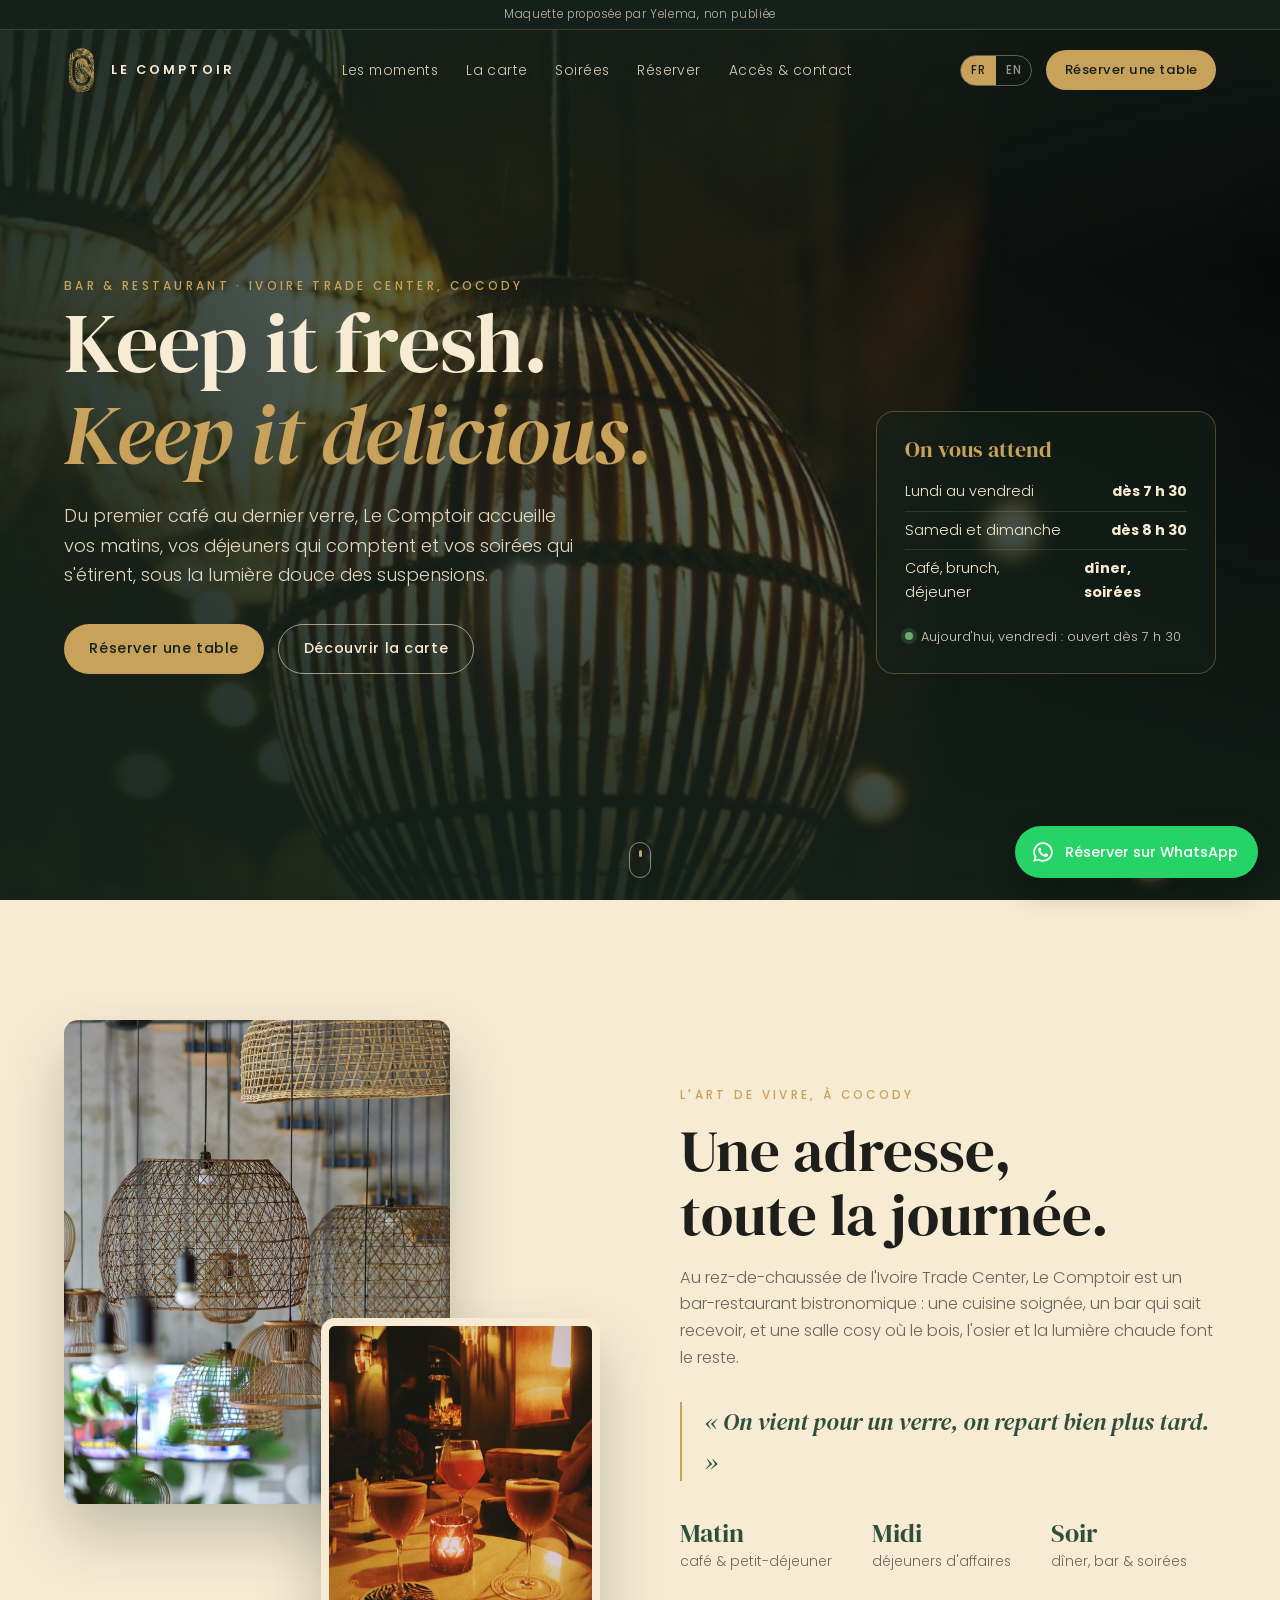
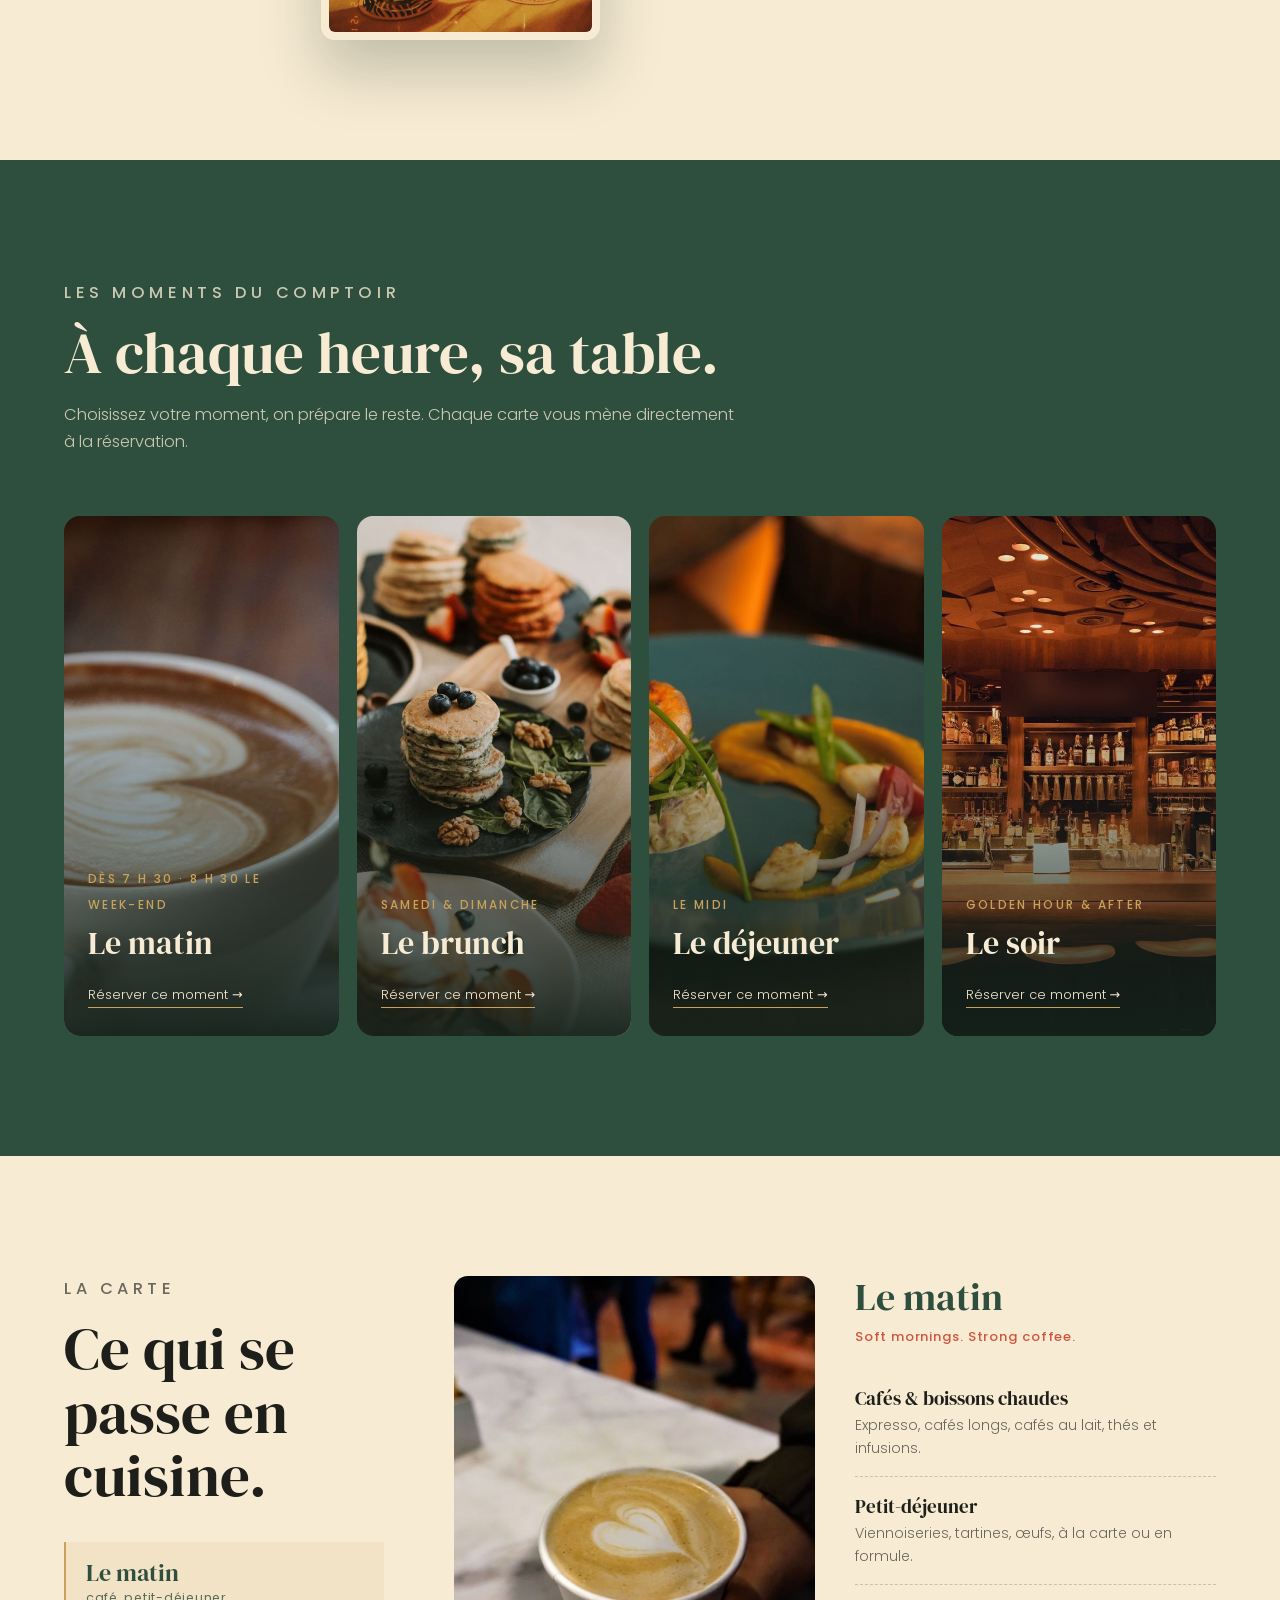
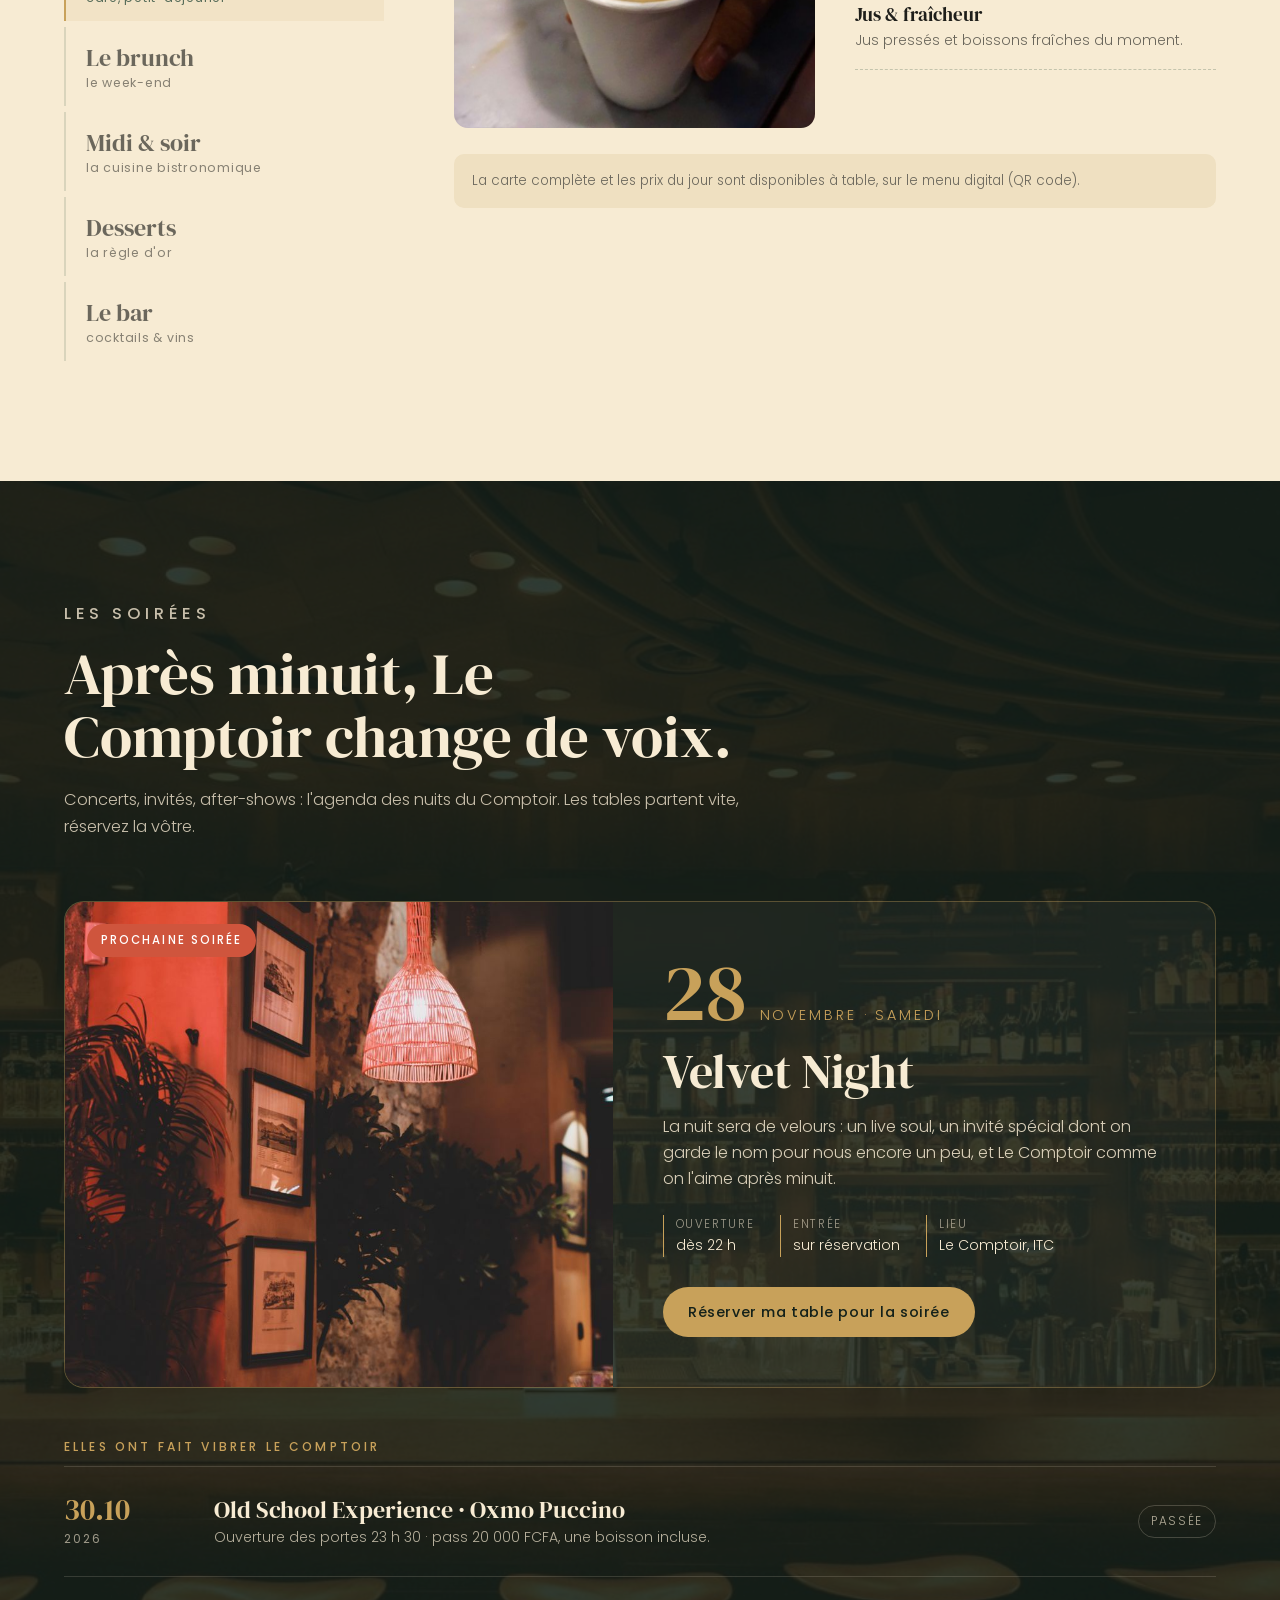
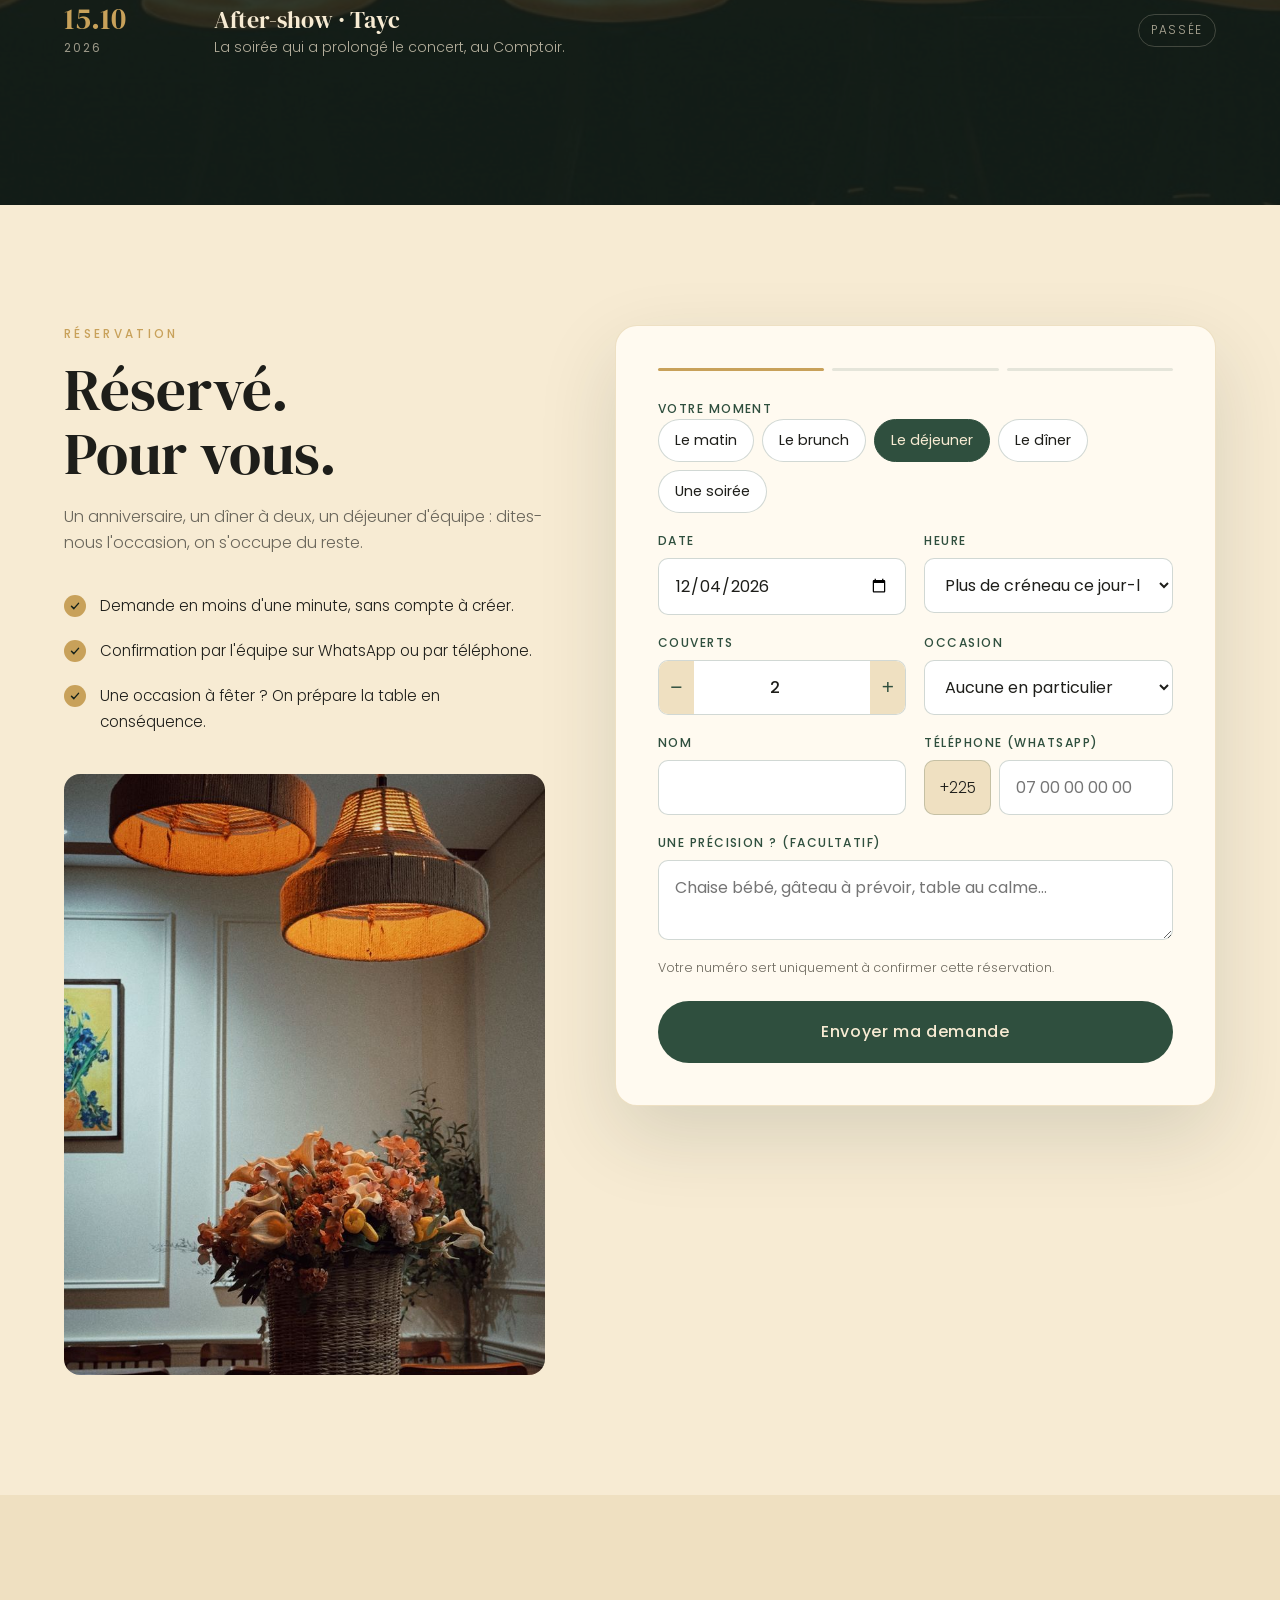
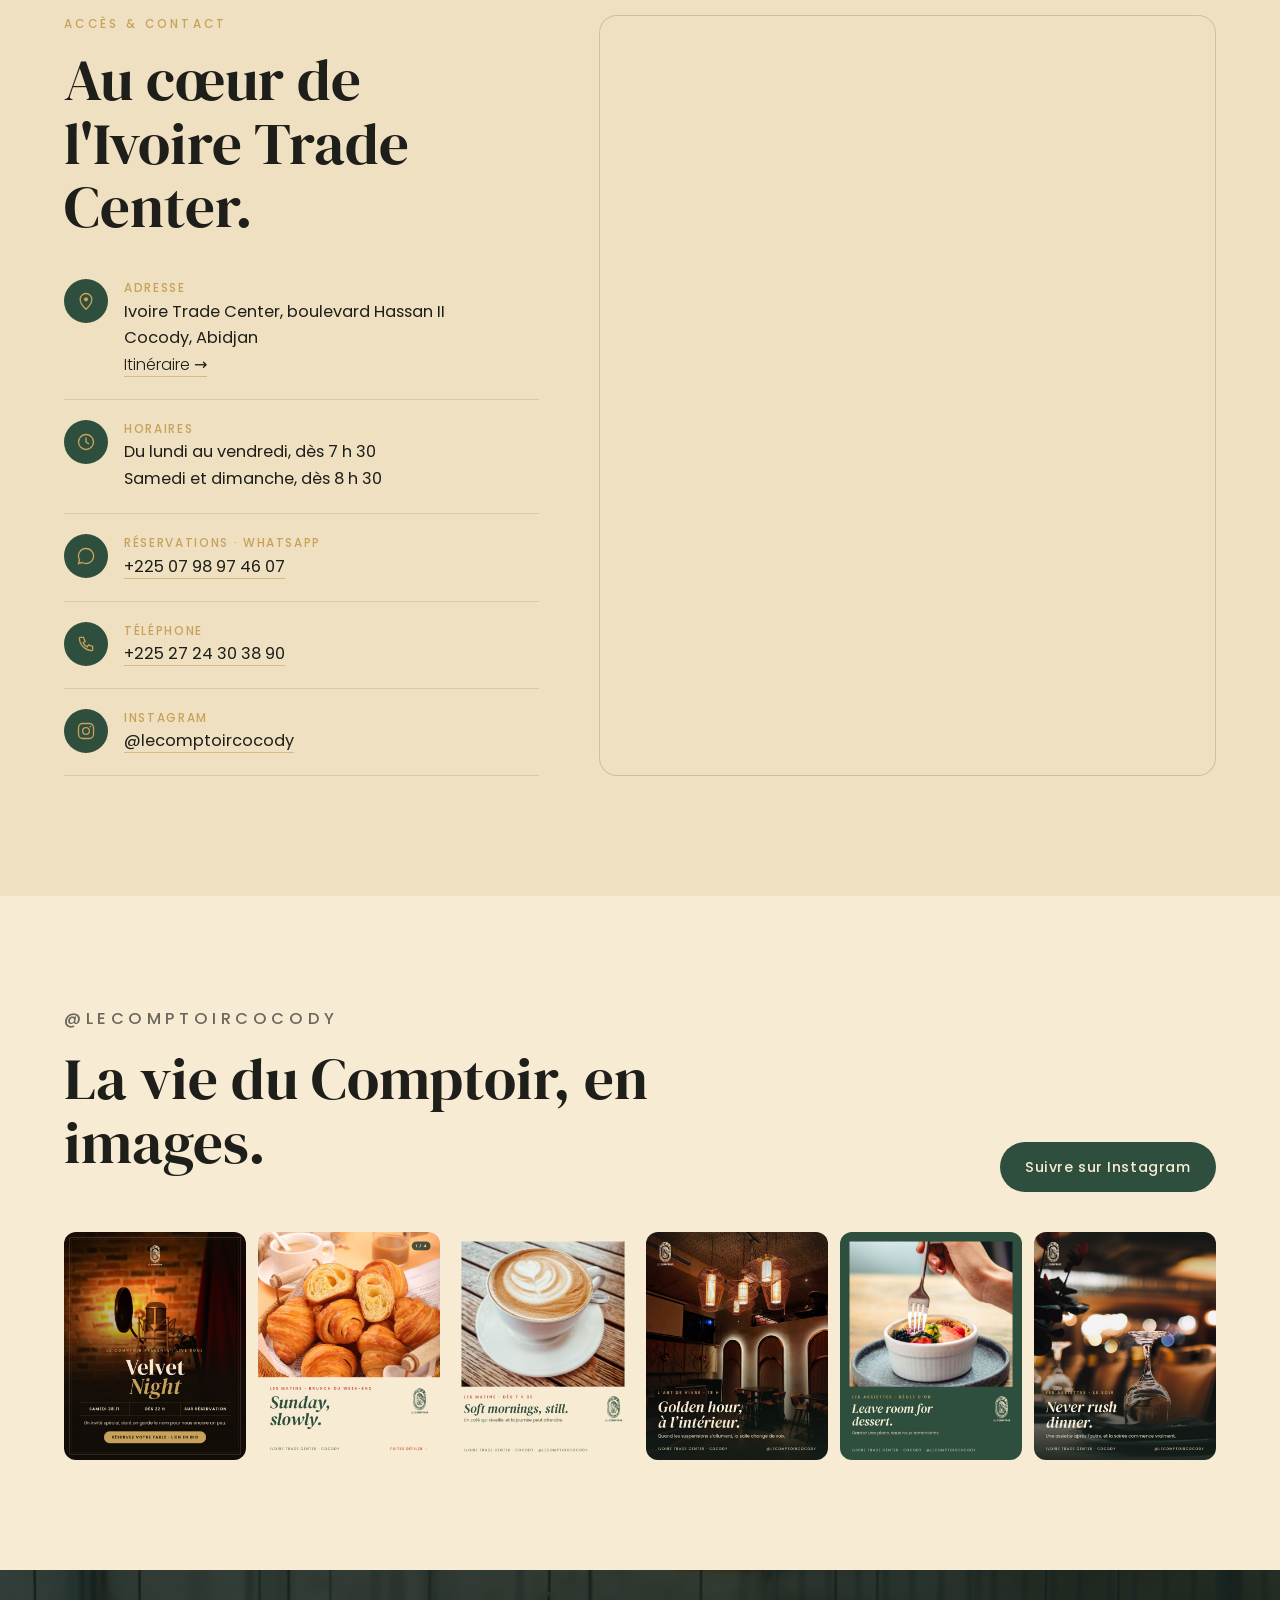
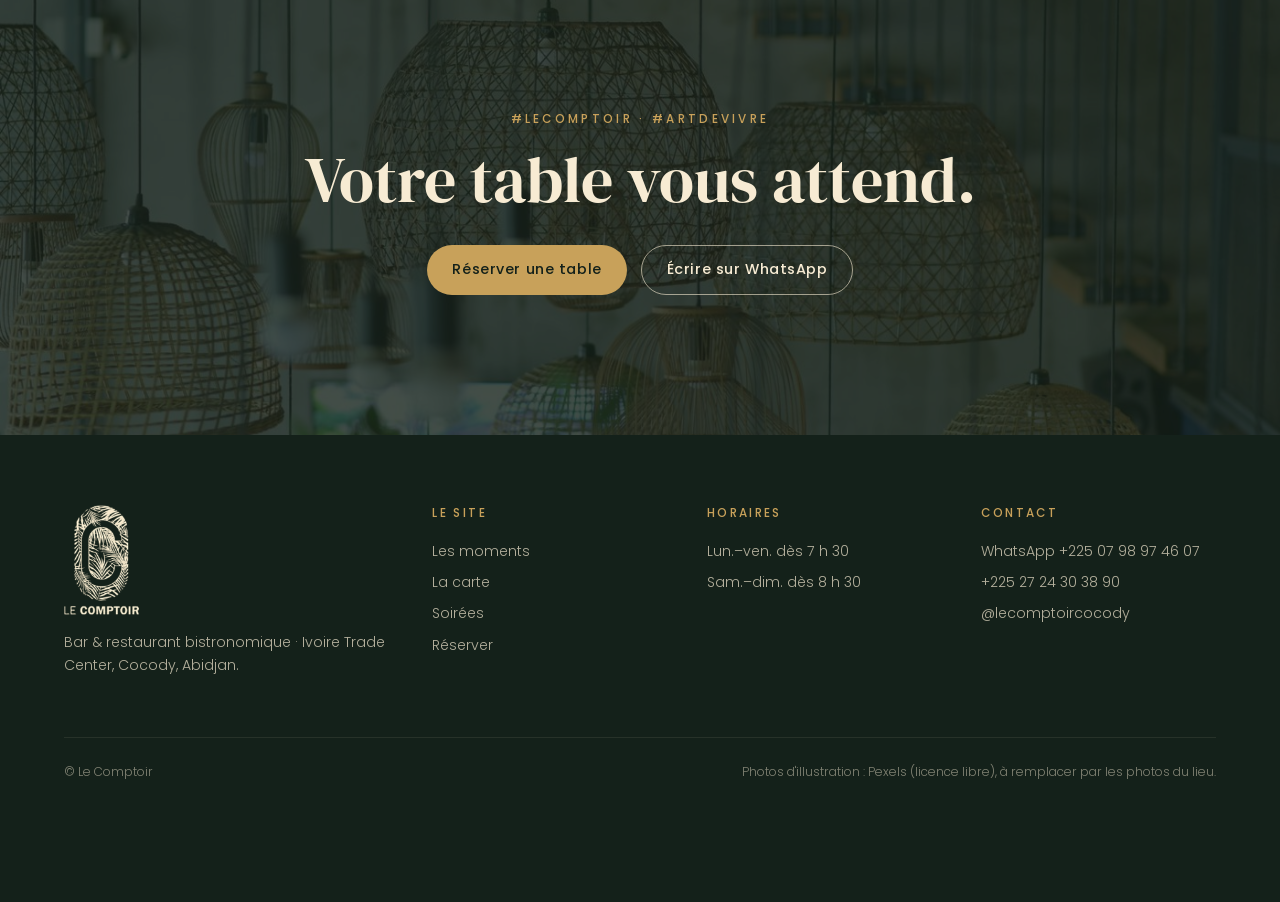
<file: index.html>
<!DOCTYPE html>
<html lang="fr">
<head>
<meta charset="utf-8">
<meta name="viewport" content="width=device-width, initial-scale=1, viewport-fit=cover">
<title>Le Comptoir · Bar & restaurant · Ivoire Trade Center, Cocody</title>
<meta name="description" content="Le Comptoir, bar et restaurant bistronomique à l'Ivoire Trade Center, Cocody, Abidjan. Café, brunch, déjeuner, dîner et soirées. Réservez votre table en ligne ou sur WhatsApp.">
<meta name="robots" content="noindex, nofollow">
<meta property="og:title" content="Le Comptoir · Ivoire Trade Center, Cocody">
<meta property="og:description" content="Café, brunch, déjeuner, dîner et soirées. Réservez votre table en ligne.">
<meta property="og:image" content="assets/img/hero.jpg">
<meta name="theme-color" content="#2F4F3E">
<link rel="icon" href="assets/img/favicon.png">
<link rel="preconnect" href="https://fonts.googleapis.com">
<link rel="preconnect" href="https://fonts.gstatic.com" crossorigin>
<link href="https://fonts.googleapis.com/css2?family=DM+Serif+Display:ital@0;1&family=Poppins:wght@300;400;500;600&display=swap" rel="stylesheet">
<style>
:root{
  --vert:#2F4F3E; --vert-f:#1F3529; --nuit:#14211A; --creme:#F7EBD3; --creme-2:#EFE0C1;
  --or:#C8A15A; --terra:#CF553D; --encre:#1E1E1A; --gris:#6B675C;
  --serif:'DM Serif Display',Georgia,serif; --sans:'Poppins',system-ui,sans-serif;
  --ban:30px;
}
*{box-sizing:border-box;margin:0;padding:0}
html{scroll-behavior:smooth;scroll-padding-top:90px}
body{font-family:var(--sans);font-weight:300;color:var(--encre);background:var(--creme);line-height:1.65;-webkit-font-smoothing:antialiased;overflow-x:hidden}
img{display:block;max-width:100%}
a{color:inherit}
h1,h2,h3{font-family:var(--serif);font-weight:400;line-height:1.08}
.wrap{width:min(1200px,90vw);margin:auto}
.wrap>*{min-width:0}
html,body{overflow-x:clip}
.eyebrow{font-size:.74rem;letter-spacing:.28em;text-transform:uppercase;font-weight:500;color:var(--or)}
.btn{display:inline-flex;align-items:center;gap:.6em;padding:.95em 1.7em;border-radius:999px;font:500 .9rem var(--sans);letter-spacing:.04em;text-decoration:none;border:1px solid transparent;cursor:pointer;transition:.25s}
.btn-or{background:var(--or);color:var(--nuit)}
.btn-or:hover{background:#d6b06a;transform:translateY(-2px)}
.btn-line{border-color:rgba(247,235,211,.6);color:var(--creme);background:transparent}
.btn-line:hover{background:rgba(247,235,211,.1)}
.btn-vert{background:var(--vert);color:var(--creme)}
.btn-vert:hover{background:var(--vert-f)}

/* bandeau maquette */
.demo{position:fixed;top:0;left:0;right:0;height:var(--ban);z-index:60;background:var(--nuit);color:rgba(247,235,211,.75);font-size:.72rem;letter-spacing:.06em;display:flex;align-items:center;justify-content:center;text-align:center;padding:0 12px;border-bottom:1px solid rgba(200,161,90,.25)}

/* navigation */
.nav{position:fixed;top:var(--ban);left:0;right:0;z-index:50;transition:.35s;padding:18px 0}
.nav.solid{background:rgba(20,33,26,.94);backdrop-filter:blur(10px);padding:10px 0;box-shadow:0 8px 30px rgba(0,0,0,.18)}
.nav .wrap{display:flex;align-items:center;justify-content:space-between;gap:20px}
.brand{display:flex;align-items:center;gap:12px;text-decoration:none;color:var(--creme)}
.brand img{height:44px;width:auto}
.brand span{font:600 .8rem var(--sans);letter-spacing:.24em}
.menu{display:flex;gap:28px;list-style:none}
.menu a{color:var(--creme);text-decoration:none;font-size:.86rem;letter-spacing:.03em;opacity:.85;position:relative}
.menu a:hover{opacity:1}
.menu a::after{content:"";position:absolute;left:0;right:100%;bottom:-6px;height:1px;background:var(--or);transition:.3s}
.menu a:hover::after{right:0}
.nav-r{display:flex;align-items:center;gap:14px}
.lang{display:flex;border:1px solid rgba(247,235,211,.35);border-radius:999px;overflow:hidden}
.lang button{background:none;border:0;color:var(--creme);font:500 .72rem var(--sans);padding:6px 10px;cursor:pointer;opacity:.6;letter-spacing:.08em}
.lang button.on{background:var(--or);color:var(--nuit);opacity:1}
.nav .btn{padding:.7em 1.3em;font-size:.82rem}
.burger{display:none;background:none;border:0;width:40px;height:40px;cursor:pointer;position:relative}
.burger i{position:absolute;left:9px;right:9px;height:1.5px;background:var(--creme);transition:.3s}
.burger i:nth-child(1){top:14px}.burger i:nth-child(2){top:20px}.burger i:nth-child(3){top:26px}
.open .burger i:nth-child(1){top:20px;transform:rotate(45deg)}
.open .burger i:nth-child(2){opacity:0}
.open .burger i:nth-child(3){top:20px;transform:rotate(-45deg)}

/* hero */
.hero{position:relative;min-height:100svh;display:flex;align-items:flex-end;color:var(--creme);overflow:hidden;background:var(--nuit)}
.hero-bg{position:absolute;inset:0;background:url(assets/img/hero.jpg) center 40%/cover;transform:scale(1.08);animation:zoom 18s ease-out forwards}
@keyframes zoom{to{transform:scale(1)}}
.hero::after{content:"";position:absolute;inset:0;background:linear-gradient(90deg,rgba(20,33,26,.9) 0%,rgba(20,33,26,.62) 45%,rgba(20,33,26,.15) 100%),linear-gradient(180deg,rgba(20,33,26,.6) 0%,rgba(20,33,26,0) 30%,rgba(20,33,26,.85) 100%)}
.hero .wrap{position:relative;z-index:2;padding:150px 0 11vh;display:grid;grid-template-columns:1.4fr 1fr;align-items:end;gap:40px}
.hero h1{font-size:clamp(3rem,6.6vw,6.2rem);letter-spacing:-.01em}
.hero h1 em{color:var(--or)}
.hero p.lead{font-size:clamp(1rem,1.4vw,1.2rem);max-width:520px;margin:22px 0 34px;opacity:.9}
.hero .cta{display:flex;gap:14px;flex-wrap:wrap}
.hero-card{justify-self:end;background:rgba(20,33,26,.55);backdrop-filter:blur(8px);border:1px solid rgba(200,161,90,.35);border-radius:18px;padding:26px 28px;max-width:340px}
.hero-card h3{font-size:1.35rem;margin-bottom:12px;color:var(--or)}
.hero-card ul{list-style:none;font-size:.9rem}
.hero-card li{display:flex;justify-content:space-between;gap:20px;padding:7px 0;border-bottom:1px solid rgba(247,235,211,.12)}
.hero-card li:last-child{border:0}
.hero-card .now{margin-top:14px;font-size:.8rem;display:flex;align-items:center;gap:8px;opacity:.85}
.dot{width:8px;height:8px;border-radius:50%;background:#7bc47f;box-shadow:0 0 0 4px rgba(123,196,127,.2)}
.scroll{position:absolute;left:50%;bottom:22px;z-index:2;transform:translateX(-50%);width:22px;height:36px;border:1.5px solid rgba(247,235,211,.5);border-radius:12px}
.scroll::after{content:"";position:absolute;left:50%;top:7px;width:3px;height:7px;margin-left:-1.5px;background:var(--or);border-radius:2px;animation:sc 1.8s infinite}
@keyframes sc{0%{opacity:0;transform:translateY(0)}40%{opacity:1}100%{opacity:0;transform:translateY(12px)}}

/* sections */
section{padding:120px 0}
.head{max-width:680px;margin-bottom:60px}
.head h2{font-size:clamp(2.3rem,4.6vw,3.8rem);margin:14px 0 18px}
.head p{color:var(--gris);font-size:1.02rem}
.dark{background:var(--vert);color:var(--creme)}
.dark .head p,.night .head p{color:rgba(247,235,211,.78)}
.night{background:var(--nuit);color:var(--creme)}

/* intro */
.intro .wrap{display:grid;grid-template-columns:1fr 1fr;gap:80px;align-items:center}
.intro .pics{position:relative;height:620px}
.intro .pics img{position:absolute;object-fit:cover;border-radius:14px;box-shadow:0 30px 60px rgba(31,53,41,.25)}
.intro .pics img:first-child{width:72%;height:78%;top:0;left:0}
.intro .pics img:last-child{width:52%;height:52%;right:0;bottom:0;border:8px solid var(--creme)}
.intro blockquote{font-family:var(--serif);font-style:italic;font-size:1.5rem;color:var(--vert);border-left:2px solid var(--or);padding-left:22px;margin:30px 0}
.intro .sign{display:flex;gap:40px;margin-top:34px;flex-wrap:wrap}
.intro .sign div{font-size:.86rem;color:var(--gris)}
.intro .sign b{display:block;font:400 1.6rem var(--serif);color:var(--vert)}

/* moments */
.moments-grid{display:grid;grid-template-columns:repeat(4,1fr);gap:18px}
.moment{position:relative;border-radius:16px;overflow:hidden;min-height:520px;display:flex;align-items:flex-end;color:var(--creme);text-decoration:none;isolation:isolate}
.moment img{position:absolute;inset:0;width:100%;height:100%;object-fit:cover;z-index:-2;transition:transform 1.2s}
.moment::before{content:"";position:absolute;inset:0;z-index:-1;background:linear-gradient(180deg,transparent 30%,rgba(20,33,26,.95))}
.moment:hover img{transform:scale(1.07)}
.moment .in{padding:28px 24px}
.moment .h{font-size:.74rem;letter-spacing:.2em;text-transform:uppercase;color:var(--or);font-weight:500}
.moment h3{font-size:2rem;margin:8px 0 10px}
.moment p{font-size:.9rem;opacity:.85;max-height:0;overflow:hidden;transition:max-height .5s}
.moment:hover p,.moment:focus p{max-height:200px}
.moment .go{display:inline-block;margin-top:14px;font-size:.8rem;border-bottom:1px solid var(--or);padding-bottom:2px}

/* carte */
.carte .wrap{display:grid;grid-template-columns:320px 1fr;gap:70px}
.tabs{display:flex;flex-direction:column;gap:6px;position:sticky;top:120px;align-self:start}
.tabs button{text-align:left;background:none;border:0;border-left:2px solid rgba(47,79,62,.15);padding:14px 20px;font:400 1.5rem var(--serif);color:var(--gris);cursor:pointer;transition:.25s}
.tabs button small{display:block;font:400 .78rem var(--sans);letter-spacing:.06em;opacity:.8}
.tabs button.on{color:var(--vert);border-color:var(--or);background:rgba(200,161,90,.1)}
.panel{display:none;animation:fade .5s}
.panel.on{display:grid;grid-template-columns:1fr 1fr;gap:40px;align-items:start}
@keyframes fade{from{opacity:0;transform:translateY(10px)}to{opacity:1;transform:none}}
.panel img{width:100%;aspect-ratio:4/5;object-fit:cover;border-radius:14px}
.panel h3{font-size:2.4rem;color:var(--vert);margin-bottom:8px}
.panel .tag{font-size:.82rem;color:var(--terra);font-weight:500;letter-spacing:.06em;margin-bottom:22px}
.cats{list-style:none}
.cats li{padding:16px 0;border-bottom:1px dashed rgba(47,79,62,.25)}
.cats b{font:400 1.2rem var(--serif);color:var(--encre)}
.cats span{display:block;font-size:.88rem;color:var(--gris)}
.note{margin-top:26px;font-size:.84rem;color:var(--gris);background:var(--creme-2);padding:16px 18px;border-radius:10px}

/* soirées */
.soirees{position:relative;overflow:hidden}
.soirees::before{content:"";position:absolute;inset:0;background:url(assets/img/bar.jpg) center/cover;opacity:.13}
.soirees .wrap{position:relative}
.feat{display:grid;grid-template-columns:1fr 1.1fr;border-radius:20px;overflow:hidden;background:rgba(247,235,211,.04);border:1px solid rgba(200,161,90,.35);margin-bottom:50px}
.feat .ph{min-height:480px;background:url(assets/img/soiree.jpg) center/cover;position:relative}
.feat .badge{position:absolute;top:22px;left:22px;background:var(--terra);color:#fff;font-size:.72rem;letter-spacing:.18em;text-transform:uppercase;padding:7px 14px;border-radius:999px;font-weight:500}
.feat .tx{padding:50px}
.date-big{display:flex;align-items:baseline;gap:14px;color:var(--or)}
.date-big b{font:400 5rem/1 var(--serif)}
.date-big span{font-size:.9rem;letter-spacing:.2em;text-transform:uppercase}
.feat h3{font-size:3rem;margin:14px 0 16px}
.feat p{opacity:.85;margin-bottom:16px}
.feat .meta{display:flex;gap:26px;flex-wrap:wrap;margin:22px 0 30px;font-size:.88rem}
.feat .meta div{border-left:1px solid var(--or);padding-left:12px}
.feat .meta small{display:block;opacity:.6;font-size:.72rem;letter-spacing:.14em;text-transform:uppercase}
.agenda{list-style:none}
.agenda h4{font:500 .76rem var(--sans);letter-spacing:.26em;text-transform:uppercase;color:var(--or);margin:0 0 10px}
.ev{display:grid;grid-template-columns:120px 1fr auto;gap:30px;align-items:center;padding:26px 0;border-top:1px solid rgba(247,235,211,.15)}
.ev .d{font:400 1.9rem var(--serif);color:var(--or);line-height:1}
.ev .d small{display:block;font:400 .74rem var(--sans);letter-spacing:.16em;text-transform:uppercase;color:rgba(247,235,211,.6);margin-top:6px}
.ev h5{font:400 1.5rem var(--serif)}
.ev p{font-size:.88rem;opacity:.7}
.ev .st{font-size:.74rem;letter-spacing:.14em;text-transform:uppercase;padding:6px 12px;border-radius:999px;border:1px solid rgba(247,235,211,.3);opacity:.7;white-space:nowrap}

/* réservation */
.resa .wrap{display:grid;grid-template-columns:1fr 1.25fr;gap:70px;align-items:start}
.resa .side img{border-radius:16px;aspect-ratio:4/5;object-fit:cover;width:100%;margin-top:30px}
.why{list-style:none;margin-top:26px}
.why li{display:flex;gap:14px;padding:10px 0;font-size:.95rem}
.why li::before{content:"";flex:none;width:22px;height:22px;border-radius:50%;background:var(--or) url("data:image/svg+xml,%3Csvg xmlns='http://www.w3.org/2000/svg' viewBox='0 0 24 24'%3E%3Cpath d='M6 12.5l4 4 8-9' fill='none' stroke='%2314211A' stroke-width='2.5' stroke-linecap='round' stroke-linejoin='round'/%3E%3C/svg%3E") center/14px no-repeat;margin-top:2px}
form.card,.ok{background:#fffaf0;border-radius:22px;padding:42px;box-shadow:0 30px 80px rgba(31,53,41,.14);border:1px solid rgba(200,161,90,.3)}
.steps{display:flex;gap:8px;margin-bottom:28px}
.steps i{flex:1;height:3px;border-radius:2px;background:rgba(47,79,62,.12)}
.steps i.on{background:var(--or)}
.grid2{display:grid;grid-template-columns:1fr 1fr;gap:18px}
.f{display:flex;flex-direction:column;gap:7px;margin-bottom:18px}
.f label,.f legend{font-size:.76rem;letter-spacing:.12em;text-transform:uppercase;font-weight:500;color:var(--vert)}
.f input,.f select,.f textarea{font:400 1rem var(--sans);padding:14px 16px;border:1px solid rgba(47,79,62,.22);border-radius:10px;background:#fff;color:var(--encre);width:100%;transition:.2s;min-height:52px}
.f input:focus,.f select:focus,.f textarea:focus{outline:none;border-color:var(--or);box-shadow:0 0 0 4px rgba(200,161,90,.18)}
.f .err{font-size:.78rem;color:var(--terra);display:none}
.f.bad input,.f.bad select{border-color:var(--terra)}
.f.bad .err{display:block}
fieldset.f{border:0}
.chips{display:flex;flex-wrap:wrap;gap:8px}
.chips label{text-transform:none;letter-spacing:0;font:400 .9rem var(--sans);color:var(--encre)}
.chips input{position:absolute;opacity:0;width:0;height:0;min-height:0}
.chips span{display:inline-block;padding:10px 16px;border-radius:999px;border:1px solid rgba(47,79,62,.22);cursor:pointer;transition:.2s;background:#fff}
.chips input:checked+span{background:var(--vert);color:var(--creme);border-color:var(--vert)}
.chips input:focus-visible+span{box-shadow:0 0 0 3px rgba(200,161,90,.5)}
.stepper{display:flex;align-items:center;border:1px solid rgba(47,79,62,.22);border-radius:10px;background:#fff;overflow:hidden;min-height:52px}
.stepper button{width:52px;align-self:stretch;border:0;background:var(--creme-2);font-size:1.3rem;cursor:pointer;color:var(--vert)}
.stepper input{border:0;text-align:center;font-weight:500;min-height:50px}
.stepper input:focus{box-shadow:none}
.tel{display:flex;gap:8px}
.tel span{display:flex;align-items:center;padding:0 14px;border:1px solid rgba(47,79,62,.22);border-radius:10px;background:var(--creme-2);font-size:.95rem;white-space:nowrap}
.legal{font-size:.78rem;color:var(--gris);margin:6px 0 22px}
form.card .btn{width:100%;justify-content:center;font-size:1rem;padding:1.1em}
.ok{display:none;text-align:center}
.ok.on{display:block;animation:fade .6s}
.ok .ic{width:76px;height:76px;border-radius:50%;background:var(--vert);margin:0 auto 22px;display:grid;place-items:center}
.ok h3{font-size:2.3rem;color:var(--vert);margin-bottom:10px}
.ok .ref{display:inline-block;font:500 .82rem var(--sans);letter-spacing:.2em;background:var(--creme-2);padding:8px 14px;border-radius:8px;margin:6px 0 22px}
.recap{list-style:none;text-align:left;border-top:1px solid rgba(47,79,62,.15);margin-bottom:24px}
.recap li{display:flex;justify-content:space-between;gap:20px;padding:12px 0;border-bottom:1px solid rgba(47,79,62,.15);font-size:.95rem}
.recap li b{font-weight:500;text-align:right}
.ok .act{display:flex;gap:12px;justify-content:center;flex-wrap:wrap}
.ok .small{font-size:.82rem;color:var(--gris);margin-top:18px}

/* accès */
.acces .wrap{display:grid;grid-template-columns:1fr 1.3fr;gap:60px;align-items:stretch}
.map{border-radius:18px;overflow:hidden;min-height:440px;border:1px solid rgba(47,79,62,.2);position:relative;background:var(--creme-2)}
.map iframe{width:100%;height:100%;border:0;position:absolute;inset:0;filter:sepia(.25) saturate(.85)}
.info{list-style:none}
.info li{display:grid;grid-template-columns:44px 1fr;gap:16px;padding:20px 0;border-bottom:1px solid rgba(47,79,62,.15)}
.info .i{width:44px;height:44px;border-radius:50%;background:var(--vert);display:grid;place-items:center}
.info small{display:block;font-size:.74rem;letter-spacing:.14em;text-transform:uppercase;color:var(--or);font-weight:500}
.info b{font-weight:400;font-size:1.02rem}
.info a{text-decoration:none;border-bottom:1px solid rgba(200,161,90,.6)}


/* instagram */
.insta{padding:110px 0;background:var(--creme)}
.insta .top{display:flex;justify-content:space-between;align-items:end;gap:30px;flex-wrap:wrap;margin-bottom:40px}
.insta .head{margin-bottom:0}
.ig{display:grid;grid-template-columns:repeat(6,1fr);gap:12px}
.ig a{position:relative;display:block;border-radius:12px;overflow:hidden;aspect-ratio:4/5}
.ig img{width:100%;height:100%;object-fit:cover;transition:transform .8s}
.ig a::after{content:"";position:absolute;inset:0;background:rgba(47,79,62,0);transition:.3s}
.ig a:hover img{transform:scale(1.06)}
.ig a:hover::after{background:rgba(47,79,62,.25)}
@media (max-width:900px){.ig{grid-template-columns:repeat(3,1fr)}.insta{padding:80px 0}}
@media (max-width:560px){.ig{grid-template-columns:repeat(2,1fr);gap:8px}}

/* CTA */
.final{position:relative;padding:140px 0;text-align:center;color:var(--creme);overflow:hidden}
.final::before{content:"";position:absolute;inset:0;background:url(assets/img/salle.jpg) center/cover}
.final::after{content:"";position:absolute;inset:0;background:rgba(20,33,26,.8)}
.final .wrap{position:relative;z-index:1}
.final h2{font-size:clamp(2.4rem,5vw,4.4rem);margin:16px 0 30px}
.final .cta{display:flex;gap:14px;justify-content:center;flex-wrap:wrap}

footer{background:var(--nuit);color:rgba(247,235,211,.7);padding:70px 0 120px;font-size:.88rem}
footer .wrap{display:grid;grid-template-columns:1.4fr 1fr 1fr 1fr;gap:40px}
footer img{height:110px;width:auto;margin-bottom:16px}
footer h6{font:500 .74rem var(--sans);letter-spacing:.2em;text-transform:uppercase;color:var(--or);margin-bottom:14px}
footer ul{list-style:none}
footer li{padding:4px 0}
footer a{text-decoration:none}
footer a:hover{color:var(--creme)}
.bottom{grid-column:1/-1;border-top:1px solid rgba(247,235,211,.12);padding-top:24px;margin-top:20px;display:flex;justify-content:space-between;gap:20px;flex-wrap:wrap;font-size:.76rem;opacity:.7}

/* WhatsApp flottant */
.wa{position:fixed;right:22px;bottom:22px;z-index:55;display:flex;align-items:center;gap:10px;background:#25D366;color:#fff;text-decoration:none;border-radius:999px;padding:14px 20px 14px 16px;font:500 .9rem var(--sans);box-shadow:0 12px 30px rgba(0,0,0,.25);transition:.25s}
.wa:hover{transform:translateY(-3px)}
.wa svg{flex:none}
.mbar{display:none}

.reveal{opacity:0;transform:translateY(30px);transition:1s cubic-bezier(.2,.7,.2,1)}
.reveal.in{opacity:1;transform:none}

/* responsive */
@media (max-width:1080px){
  .menu{gap:18px}.menu a{font-size:.8rem}
  .moments-grid{grid-template-columns:1fr 1fr}
  .moment{min-height:420px}
  .moment p{max-height:200px}
}
@media (max-width:900px){
  :root{--ban:26px}
  .demo{font-size:.64rem}
  section{padding:84px 0}
  .burger{display:block}
  .nav .btn-or{display:none}
  .menu{position:fixed;top:calc(var(--ban) + 62px);left:0;right:0;flex-direction:column;gap:0;background:var(--nuit);padding:10px 5vw 30px;transform:translateY(-130%);transition:.4s;z-index:-1}
  .open .menu{transform:none}
  .menu a{display:block;padding:16px 0;font:400 1.6rem var(--serif);border-bottom:1px solid rgba(247,235,211,.1);opacity:1}
  .menu a::after{display:none}
  .nav{background:rgba(20,33,26,.94);padding:10px 0}
  .brand img{height:38px}
  .brand span{display:none}
  .hero .wrap{grid-template-columns:1fr;padding:130px 0 14vh;gap:28px}
  .hero::after{background:linear-gradient(180deg,rgba(20,33,26,.78) 0%,rgba(20,33,26,.7) 40%,rgba(20,33,26,.94) 100%)}
  .hero-bg{filter:blur(2px)}
  .hero-card{justify-self:stretch;max-width:none}
  .intro .wrap,.carte .wrap,.resa .wrap,.acces .wrap,.feat,.panel.on{grid-template-columns:1fr}
  .intro .wrap{gap:50px}
  .intro .pics{height:440px}
  .tabs{position:static;flex-direction:row;overflow-x:auto;gap:8px;margin:0 -5vw;padding:0 5vw 6px;scrollbar-width:none}
  .tabs button{border:1px solid rgba(47,79,62,.2);border-radius:999px;font-size:1.05rem;padding:10px 18px;white-space:nowrap}
  .tabs button small{display:none}
  .panel img{aspect-ratio:16/10}
  .feat .ph{min-height:300px}
  .feat .tx{padding:32px 26px}
  .feat h3{font-size:2.3rem}
  .date-big b{font-size:3.6rem}
  .ev{grid-template-columns:84px 1fr;gap:18px}
  .ev .st{grid-column:2;justify-self:start}
  .resa .side img{display:none}
  form.card,.ok{padding:28px 22px;border-radius:18px}
  .map{min-height:340px}
  footer .wrap{grid-template-columns:1fr 1fr}
  footer .wrap>div:first-child{grid-column:1/-1}
  .wa{display:none}
  .mbar{display:grid;grid-template-columns:1fr 1fr;gap:10px;position:fixed;left:0;right:0;bottom:0;z-index:55;padding:10px 12px calc(10px + env(safe-area-inset-bottom));background:rgba(20,33,26,.96);backdrop-filter:blur(8px);border-top:1px solid rgba(200,161,90,.3)}
  .mbar a{justify-content:center;padding:.9em .5em;font-size:.88rem}
  .mbar .w{background:#25D366;color:#fff}
}
@media (max-width:560px){
  .moments-grid{grid-template-columns:1fr}
  .moment{min-height:340px}
  .grid2{grid-template-columns:1fr;gap:0}
  .hero h1{font-size:3.1rem}
  .hero-card{display:none}
  .intro .pics{height:360px}
  .intro .sign{gap:24px}
}
@media (prefers-reduced-motion:reduce){*{animation:none!important;transition:none!important}.reveal{opacity:1;transform:none}}
</style>
</head>
<body>

<div class="demo" data-i18n="demo">Maquette proposée par Yelema, non publiée</div>

<header class="nav" id="nav">
  <div class="wrap">
    <a href="#accueil" class="brand" aria-label="Le Comptoir, accueil"><img src="assets/img/logo_or_c.png" alt="Logo Le Comptoir"><span>LE COMPTOIR</span></a>
    <ul class="menu" id="menu">
      <li><a href="#moments" data-i18n="n1">Les moments</a></li>
      <li><a href="#carte" data-i18n="n2">La carte</a></li>
      <li><a href="#soirees" data-i18n="n3">Soirées</a></li>
      <li><a href="#reserver" data-i18n="n4">Réserver</a></li>
      <li><a href="#acces" data-i18n="n5">Accès & contact</a></li>
    </ul>
    <div class="nav-r">
      <div class="lang" role="group" aria-label="Langue"><button data-l="fr" class="on">FR</button><button data-l="en">EN</button></div>
      <a href="#reserver" class="btn btn-or" data-i18n="cta">Réserver une table</a>
      <button class="burger" id="burger" aria-label="Menu"><i></i><i></i><i></i></button>
    </div>
  </div>
</header>

<main>
<section class="hero" id="accueil" style="padding:0">
  <div class="hero-bg" role="img" aria-label="Salle du restaurant le soir, suspensions en osier allumées"></div>
  <div class="wrap">
    <div>
      <p class="eyebrow" data-i18n="h_ey">Bar & restaurant · Ivoire Trade Center, Cocody</p>
      <h1 data-i18n-html="h_t">Keep it fresh.<br><em>Keep it delicious.</em></h1>
      <p class="lead" data-i18n="h_p">Du premier café au dernier verre, Le Comptoir accueille vos matins, vos déjeuners qui comptent et vos soirées qui s'étirent, sous la lumière douce des suspensions.</p>
      <div class="cta">
        <a href="#reserver" class="btn btn-or" data-i18n="cta">Réserver une table</a>
        <a href="#carte" class="btn btn-line" data-i18n="h_b2">Découvrir la carte</a>
      </div>
    </div>
    <aside class="hero-card">
      <h3 data-i18n="hc_t">On vous attend</h3>
      <ul>
        <li><span data-i18n="hc_1">Lundi au vendredi</span><b data-i18n="hc_1b">dès 7 h 30</b></li>
        <li><span data-i18n="hc_2">Samedi et dimanche</span><b data-i18n="hc_2b">dès 8 h 30</b></li>
        <li><span data-i18n="hc_3">Café, brunch, déjeuner</span><b data-i18n="hc_3b">dîner, soirées</b></li>
      </ul>
      <p class="now"><i class="dot"></i><span id="today"></span></p>
    </aside>
  </div>
  <span class="scroll" aria-hidden="true"></span>
</section>

<section class="intro">
  <div class="wrap">
    <div class="pics reveal">
      <img src="assets/img/salle.jpg" alt="Suspensions en osier au-dessus des tables" loading="lazy">
      <img src="assets/img/cocktail.jpg" alt="Cocktail servi le soir" loading="lazy">
    </div>
    <div class="reveal">
      <p class="eyebrow" data-i18n="i_ey">L'art de vivre, à Cocody</p>
      <div class="head" style="margin-bottom:0">
        <h2 data-i18n-html="i_t">Une adresse,<br>toute la journée.</h2>
        <p data-i18n="i_p">Au rez-de-chaussée de l'Ivoire Trade Center, Le Comptoir est un bar-restaurant bistronomique : une cuisine soignée, un bar qui sait recevoir, et une salle cosy où le bois, l'osier et la lumière chaude font le reste.</p>
      </div>
      <blockquote data-i18n="i_q">« On vient pour un verre, on repart bien plus tard. »</blockquote>
      <div class="sign">
        <div><b data-i18n="i_s1">Matin</b><span data-i18n="i_s1b">café & petit-déjeuner</span></div>
        <div><b data-i18n="i_s2">Midi</b><span data-i18n="i_s2b">déjeuners d'affaires</span></div>
        <div><b data-i18n="i_s3">Soir</b><span data-i18n="i_s3b">dîner, bar & soirées</span></div>
      </div>
    </div>
  </div>
</section>

<section class="dark" id="moments">
  <div class="wrap">
    <div class="head reveal">
      <p class="eyebrow" data-i18n="m_ey">Les moments du Comptoir</p>
      <h2 data-i18n="m_t">À chaque heure, sa table.</h2>
      <p data-i18n="m_p">Choisissez votre moment, on prépare le reste. Chaque carte vous mène directement à la réservation.</p>
    </div>
    <div class="moments-grid">
      <a class="moment reveal" href="#reserver" data-moment="matin">
        <img src="assets/img/matin.jpg" alt="Café latte" loading="lazy">
        <div class="in"><span class="h" data-i18n="mo1h">Dès 7 h 30 · 8 h 30 le week-end</span><h3 data-i18n="mo1">Le matin</h3><p data-i18n="mo1p">Soft mornings. Strong coffee. Un café qui réveille, une table près de la lumière, un petit-déjeuner d'affaires qui commence bien.</p><span class="go" data-i18n="go">Réserver ce moment →</span></div>
      </a>
      <a class="moment reveal" href="#reserver" data-moment="brunch">
        <img src="assets/img/brunch.jpg" alt="Table de brunch" loading="lazy">
        <div class="in"><span class="h" data-i18n="mo2h">Samedi & dimanche</span><h3 data-i18n="mo2">Le brunch</h3><p data-i18n="mo2p">Sunday, slowly. Le week-end, on prend le temps : brunch, café, et personne pour regarder l'heure.</p><span class="go" data-i18n="go">Réserver ce moment →</span></div>
      </a>
      <a class="moment reveal" href="#reserver" data-moment="dejeuner">
        <img src="assets/img/dejeuner.jpg" alt="Assiette du déjeuner" loading="lazy">
        <div class="in"><span class="h" data-i18n="mo3h">Le midi</span><h3 data-i18n="mo3">Le déjeuner</h3><p data-i18n="mo3p">Une assiette de saison, un service attentif, et une heure qui en vaut deux. L'adresse des déjeuners qui comptent.</p><span class="go" data-i18n="go">Réserver ce moment →</span></div>
      </a>
      <a class="moment reveal" href="#reserver" data-moment="soir">
        <img src="assets/img/bar.jpg" alt="Le bar le soir" loading="lazy">
        <div class="in"><span class="h" data-i18n="mo4h">Golden hour & after</span><h3 data-i18n="mo4">Le soir</h3><p data-i18n="mo4p">Quand les suspensions s'allument, la salle change de voix. Dîner, afterwork, puis la nuit.</p><span class="go" data-i18n="go">Réserver ce moment →</span></div>
      </a>
    </div>
  </div>
</section>

<section class="carte" id="carte">
  <div class="wrap">
    <div>
      <div class="head reveal" style="margin-bottom:34px">
        <p class="eyebrow" data-i18n="c_ey">La carte</p>
        <h2 data-i18n="c_t">Ce qui se passe en cuisine.</h2>
      </div>
      <div class="tabs" role="tablist">
        <button class="on" data-p="p1"><span data-i18n="t1">Le matin</span><small data-i18n="t1s">café, petit-déjeuner</small></button>
        <button data-p="p2"><span data-i18n="t2">Le brunch</span><small data-i18n="t2s">le week-end</small></button>
        <button data-p="p3"><span data-i18n="t3">Midi & soir</span><small data-i18n="t3s">la cuisine bistronomique</small></button>
        <button data-p="p4"><span data-i18n="t4">Desserts</span><small data-i18n="t4s">la règle d'or</small></button>
        <button data-p="p5"><span data-i18n="t5">Le bar</span><small data-i18n="t5s">cocktails & vins</small></button>
      </div>
    </div>
    <div>
      <div class="panel on" id="p1"><img src="assets/img/cafe.jpg" alt="Café du matin" loading="lazy"><div><h3 data-i18n="t1">Le matin</h3><p class="tag" data-i18n="p1t">Soft mornings. Strong coffee.</p><ul class="cats">
        <li><b data-i18n="p1a">Cafés & boissons chaudes</b><span data-i18n="p1as">Expresso, cafés longs, cafés au lait, thés et infusions.</span></li>
        <li><b data-i18n="p1b">Petit-déjeuner</b><span data-i18n="p1bs">Viennoiseries, tartines, œufs, à la carte ou en formule.</span></li>
        <li><b data-i18n="p1c">Jus & fraîcheur</b><span data-i18n="p1cs">Jus pressés et boissons fraîches du moment.</span></li>
      </ul></div></div>
      <div class="panel" id="p2"><img src="assets/img/brunch2.jpg" alt="Pancakes du brunch" loading="lazy"><div><h3 data-i18n="t2">Le brunch</h3><p class="tag" data-i18n="p2t">Sunday, slowly.</p><ul class="cats">
        <li><b data-i18n="p2a">Le sucré</b><span data-i18n="p2as">Pancakes, gaufres, fruits frais.</span></li>
        <li><b data-i18n="p2b">Le salé</b><span data-i18n="p2bs">Œufs à votre façon, assiettes à partager.</span></li>
        <li><b data-i18n="p2c">À boire</b><span data-i18n="p2cs">Cafés, jus, et de quoi trinquer en douceur.</span></li>
      </ul></div></div>
      <div class="panel" id="p3"><img src="assets/img/diner.jpg" alt="Plat du dîner" loading="lazy"><div><h3 data-i18n="t3">Midi & soir</h3><p class="tag" data-i18n="p3t">Never rush dinner.</p><ul class="cats">
        <li><b data-i18n="p3a">Entrées & à partager</b><span data-i18n="p3as">Pour ouvrir la table, ou pour accompagner un verre.</span></li>
        <li><b data-i18n="p3b">Plats</b><span data-i18n="p3bs">Viandes, poissons et assiettes de saison.</span></li>
        <li><b data-i18n="p3c">Suggestions du chef</b><span data-i18n="p3cs">Elles changent, demandez-les à votre arrivée.</span></li>
      </ul></div></div>
      <div class="panel" id="p4"><img src="assets/img/dessert.jpg" alt="Dessert à l'assiette" loading="lazy"><div><h3 data-i18n="t4">Desserts</h3><p class="tag" data-i18n="p4t">Leave room for dessert.</p><ul class="cats">
        <li><b data-i18n="p4a">Les classiques</b><span data-i18n="p4as">Les desserts de bistrot, faits pour finir en beauté.</span></li>
        <li><b data-i18n="p4b">Café gourmand</b><span data-i18n="p4bs">Quand on hésite, on prend un peu de tout.</span></li>
      </ul></div></div>
      <div class="panel" id="p5"><img src="assets/img/cocktail.jpg" alt="Cocktail au bar" loading="lazy"><div><h3 data-i18n="t5">Le bar</h3><p class="tag" data-i18n="p5t">Golden hour, à l'intérieur.</p><ul class="cats">
        <li><b data-i18n="p5a">Cocktails signature</b><span data-i18n="p5as">Les créations du bar, et les grands classiques.</span></li>
        <li><b data-i18n="p5b">Vins & champagnes</b><span data-i18n="p5bs">Au verre ou à la bouteille.</span></li>
        <li><b data-i18n="p5c">Spiritueux & bières</b><span data-i18n="p5cs">Pour l'afterwork comme pour la nuit.</span></li>
        <li><b data-i18n="p5d">Sans alcool</b><span data-i18n="p5ds">Mocktails, jus et softs.</span></li>
      </ul></div></div>
      <p class="note" data-i18n="c_note">La carte complète et les prix du jour sont disponibles à table, sur le menu digital (QR code).</p>
    </div>
  </div>
</section>

<section class="night soirees" id="soirees">
  <div class="wrap">
    <div class="head reveal">
      <p class="eyebrow" data-i18n="s_ey">Les soirées</p>
      <h2 data-i18n="s_t">Après minuit, Le Comptoir change de voix.</h2>
      <p data-i18n="s_p">Concerts, invités, after-shows : l'agenda des nuits du Comptoir. Les tables partent vite, réservez la vôtre.</p>
    </div>
    <article class="feat reveal">
      <div class="ph"><span class="badge" data-i18n="s_next">Prochaine soirée</span></div>
      <div class="tx">
        <div class="date-big"><b>28</b><span data-i18n="s_m">novembre · samedi</span></div>
        <h3>Velvet Night</h3>
        <p data-i18n="s_fp">La nuit sera de velours : un live soul, un invité spécial dont on garde le nom pour nous encore un peu, et Le Comptoir comme on l'aime après minuit.</p>
        <div class="meta">
          <div><small data-i18n="s_h">Ouverture</small><span data-i18n="s_hv">dès 22 h</span></div>
          <div><small data-i18n="s_e">Entrée</small><span data-i18n="s_ev">sur réservation</span></div>
          <div><small data-i18n="s_l">Lieu</small><span>Le Comptoir, ITC</span></div>
        </div>
        <a href="#reserver" class="btn btn-or" data-moment="soiree" data-i18n="s_cta">Réserver ma table pour la soirée</a>
      </div>
    </article>
    <ul class="agenda reveal">
      <li><h4 data-i18n="s_past">Elles ont fait vibrer Le Comptoir</h4></li>
      <li class="ev"><div class="d">30.10<small>2026</small></div><div><h5>Old School Experience · Oxmo Puccino</h5><p data-i18n="s_o">Ouverture des portes 23 h 30 · pass 20 000 FCFA, une boisson incluse.</p></div><span class="st" data-i18n="s_done">Passée</span></li>
      <li class="ev"><div class="d">15.10<small>2026</small></div><div><h5>After-show · Tayc</h5><p data-i18n="s_t2">La soirée qui a prolongé le concert, au Comptoir.</p></div><span class="st" data-i18n="s_done">Passée</span></li>
    </ul>
  </div>
</section>

<section class="resa" id="reserver">
  <div class="wrap">
    <div class="side reveal">
      <p class="eyebrow" data-i18n="r_ey">Réservation</p>
      <div class="head" style="margin-bottom:0">
        <h2 data-i18n-html="r_t">Réservé.<br>Pour vous.</h2>
        <p data-i18n="r_p">Un anniversaire, un dîner à deux, un déjeuner d'équipe : dites-nous l'occasion, on s'occupe du reste.</p>
      </div>
      <ul class="why">
        <li data-i18n="r_w1">Demande en moins d'une minute, sans compte à créer.</li>
        <li data-i18n="r_w2">Confirmation par l'équipe sur WhatsApp ou par téléphone.</li>
        <li data-i18n="r_w3">Une occasion à fêter ? On prépare la table en conséquence.</li>
      </ul>
      <img src="assets/img/salle2.jpg" alt="Salle du Comptoir" loading="lazy">
    </div>

    <div class="reveal">
      <form class="card" id="form" novalidate>
        <div class="steps"><i class="on"></i><i id="st2"></i><i id="st3"></i></div>
        <fieldset class="f">
          <legend data-i18n="f_mo">Votre moment</legend>
          <div class="chips" id="moments-chips">
            <label><input type="radio" name="moment" value="matin"><span data-i18n="mo1">Le matin</span></label>
            <label><input type="radio" name="moment" value="brunch"><span data-i18n="mo2">Le brunch</span></label>
            <label><input type="radio" name="moment" value="dejeuner" checked><span data-i18n="mo3">Le déjeuner</span></label>
            <label><input type="radio" name="moment" value="soir"><span data-i18n="mo5">Le dîner</span></label>
            <label><input type="radio" name="moment" value="soiree"><span data-i18n="mo6">Une soirée</span></label>
          </div>
        </fieldset>
        <div class="grid2">
          <div class="f" id="f-date"><label for="date" data-i18n="f_d">Date</label><input type="date" id="date" required><span class="err" id="e-date" data-i18n="e_d">Choisissez une date à venir.</span></div>
          <div class="f" id="f-heure"><label for="heure" data-i18n="f_h">Heure</label><select id="heure" required></select><span class="err" data-i18n="e_h">Choisissez une heure.</span></div>
        </div>
        <div class="grid2">
          <div class="f"><label for="couverts" data-i18n="f_c">Couverts</label>
            <div class="stepper"><button type="button" id="moins" aria-label="Moins">−</button><input id="couverts" type="number" min="1" max="20" value="2" inputmode="numeric"><button type="button" id="plus" aria-label="Plus">+</button></div></div>
          <div class="f"><label for="occasion" data-i18n="f_o">Occasion</label>
            <select id="occasion">
              <option value="aucune" data-i18n="o0">Aucune en particulier</option>
              <option value="anniv" data-i18n="o1">Anniversaire</option>
              <option value="deux" data-i18n="o2">Dîner à deux</option>
              <option value="affaires" data-i18n="o3">Repas d'affaires</option>
              <option value="equipe" data-i18n="o4">Déjeuner ou afterwork d'équipe</option>
              <option value="fete" data-i18n="o5">Célébration</option>
            </select></div>
        </div>
        <div class="grid2">
          <div class="f" id="f-nom"><label for="nom" data-i18n="f_n">Nom</label><input id="nom" autocomplete="name" required><span class="err" data-i18n="e_n">Indiquez votre nom.</span></div>
          <div class="f" id="f-tel"><label for="tel" data-i18n="f_t">Téléphone (WhatsApp)</label><div class="tel"><span>+225</span><input id="tel" type="tel" inputmode="tel" autocomplete="tel-national" placeholder="07 00 00 00 00" required></div><span class="err" data-i18n="e_t">Un numéro à 10 chiffres, par exemple 07 00 00 00 00.</span></div>
        </div>
        <div class="f"><label for="msg" data-i18n="f_m">Une précision ? (facultatif)</label><textarea id="msg" rows="2" data-i18n-ph="f_mp" placeholder="Chaise bébé, gâteau à prévoir, table au calme…"></textarea></div>
        <p class="legal" data-i18n="f_legal">Votre numéro sert uniquement à confirmer cette réservation.</p>
        <button class="btn btn-vert" type="submit" data-i18n="f_go">Envoyer ma demande</button>
      </form>

      <div class="ok" id="ok" role="status" aria-live="polite">
        <div class="ic"><svg width="34" height="34" viewBox="0 0 24 24"><path d="M5 12.5l4.5 4.5L19 7.5" fill="none" stroke="#F7EBD3" stroke-width="2.4" stroke-linecap="round" stroke-linejoin="round"/></svg></div>
        <h3 data-i18n="ok_t">Votre demande est bien reçue</h3>
        <p data-i18n="ok_p">L'équipe du Comptoir vous confirme la table sur WhatsApp ou par téléphone.</p>
        <span class="ref" id="ref"></span>
        <ul class="recap" id="recap"></ul>
        <div class="act">
          <a class="btn btn-vert" id="wa-send" target="_blank" rel="noopener" data-i18n="ok_wa">Envoyer aussi sur WhatsApp</a>
          <button class="btn" style="border-color:rgba(47,79,62,.3)" id="again" data-i18n="ok_new">Nouvelle réservation</button>
        </div>
        <p class="small" data-i18n="ok_demo">Démonstration : la demande n'est transmise à personne tant que le site n'est pas relié au restaurant.</p>
      </div>
    </div>
  </div>
</section>

<section class="acces" id="acces" style="background:var(--creme-2)">
  <div class="wrap">
    <div class="reveal">
      <p class="eyebrow" data-i18n="a_ey">Accès & contact</p>
      <div class="head" style="margin-bottom:20px"><h2 data-i18n="a_t">Au cœur de l'Ivoire Trade Center.</h2></div>
      <ul class="info">
        <li><span class="i"><svg width="20" height="20" viewBox="0 0 24 24"><path d="M12 22s7-6.2 7-12a7 7 0 10-14 0c0 5.8 7 12 7 12z" fill="none" stroke="#C8A15A" stroke-width="1.6"/><circle cx="12" cy="10" r="2.5" fill="#C8A15A"/></svg></span><div><small data-i18n="a_1">Adresse</small><b>Ivoire Trade Center, boulevard Hassan II<br>Cocody, Abidjan</b><br><a href="https://www.google.com/maps/search/?api=1&query=Le%20Comptoir%20Ivoire%20Trade%20Center%20Cocody" target="_blank" rel="noopener" data-i18n="a_it">Itinéraire →</a></div></li>
        <li><span class="i"><svg width="20" height="20" viewBox="0 0 24 24"><circle cx="12" cy="12" r="9" fill="none" stroke="#C8A15A" stroke-width="1.6"/><path d="M12 7v5l3 2" fill="none" stroke="#C8A15A" stroke-width="1.6" stroke-linecap="round"/></svg></span><div><small data-i18n="a_2">Horaires</small><b data-i18n-html="a_2v">Du lundi au vendredi, dès 7 h 30<br>Samedi et dimanche, dès 8 h 30</b></div></li>
        <li><span class="i"><svg width="20" height="20" viewBox="0 0 24 24"><path d="M12 3a9 9 0 00-7.8 13.5L3 21l4.6-1.2A9 9 0 1012 3z" fill="none" stroke="#C8A15A" stroke-width="1.6"/></svg></span><div><small data-i18n="a_3">Réservations · WhatsApp</small><b><a href="https://wa.me/2250798974607" target="_blank" rel="noopener">+225 07 98 97 46 07</a></b></div></li>
        <li><span class="i"><svg width="20" height="20" viewBox="0 0 24 24"><path d="M5 4h4l2 5-2.5 1.5a11 11 0 005 5L15 13l5 2v4a1 1 0 01-1 1A16 16 0 014 5a1 1 0 011-1z" fill="none" stroke="#C8A15A" stroke-width="1.6"/></svg></span><div><small data-i18n="a_4">Téléphone</small><b><a href="tel:+2252724303890">+225 27 24 30 38 90</a></b></div></li>
        <li><span class="i"><svg width="20" height="20" viewBox="0 0 24 24"><rect x="3" y="3" width="18" height="18" rx="5" fill="none" stroke="#C8A15A" stroke-width="1.6"/><circle cx="12" cy="12" r="4" fill="none" stroke="#C8A15A" stroke-width="1.6"/><circle cx="17.3" cy="6.7" r="1" fill="#C8A15A"/></svg></span><div><small>Instagram</small><b><a href="https://www.instagram.com/lecomptoircocody/" target="_blank" rel="noopener">@lecomptoircocody</a></b></div></li>
      </ul>
    </div>
    <div class="map reveal">
      <iframe title="Plan d'accès : Ivoire Trade Center, Cocody" loading="lazy" src="https://www.openstreetmap.org/export/embed.html?bbox=-4.0085%2C5.3230%2C-3.9955%2C5.3310&amp;layer=mapnik&amp;marker=5.32694%2C-4.002"></iframe>
    </div>
  </div>
</section>

<section class="insta">
  <div class="wrap">
    <div class="top reveal">
      <div class="head"><p class="eyebrow" data-i18n="ig_ey">@lecomptoircocody</p><h2 data-i18n="ig_t">La vie du Comptoir, en images.</h2></div>
      <a class="btn btn-vert" href="https://www.instagram.com/lecomptoircocody/" target="_blank" rel="noopener" data-i18n="ig_b">Suivre sur Instagram</a>
    </div>
    <div class="ig reveal"><a href="https://www.instagram.com/lecomptoircocody/" target="_blank" rel="noopener"><img src="assets/img/ig1.jpg" alt="Publication Instagram du Comptoir" loading="lazy"></a><a href="https://www.instagram.com/lecomptoircocody/" target="_blank" rel="noopener"><img src="assets/img/ig2.jpg" alt="Publication Instagram du Comptoir" loading="lazy"></a><a href="https://www.instagram.com/lecomptoircocody/" target="_blank" rel="noopener"><img src="assets/img/ig3.jpg" alt="Publication Instagram du Comptoir" loading="lazy"></a><a href="https://www.instagram.com/lecomptoircocody/" target="_blank" rel="noopener"><img src="assets/img/ig4.jpg" alt="Publication Instagram du Comptoir" loading="lazy"></a><a href="https://www.instagram.com/lecomptoircocody/" target="_blank" rel="noopener"><img src="assets/img/ig5.jpg" alt="Publication Instagram du Comptoir" loading="lazy"></a><a href="https://www.instagram.com/lecomptoircocody/" target="_blank" rel="noopener"><img src="assets/img/ig6.jpg" alt="Publication Instagram du Comptoir" loading="lazy"></a></div>
  </div>
</section>

<section class="final">
  <div class="wrap reveal">
    <p class="eyebrow" data-i18n="fi_ey">#LeComptoir · #ArtDeVivre</p>
    <h2 data-i18n="fi_t">Votre table vous attend.</h2>
    <div class="cta">
      <a href="#reserver" class="btn btn-or" data-i18n="cta">Réserver une table</a>
      <a href="https://wa.me/2250798974607?text=Bonjour%20Le%20Comptoir%2C%20je%20souhaite%20r%C3%A9server%20une%20table." class="btn btn-line" target="_blank" rel="noopener" data-i18n="fi_wa">Écrire sur WhatsApp</a>
    </div>
  </div>
</section>
</main>

<footer>
  <div class="wrap">
    <div><img src="assets/img/logo_creme.png" alt="Le Comptoir"><p data-i18n="ft_p">Bar & restaurant bistronomique · Ivoire Trade Center, Cocody, Abidjan.</p></div>
    <div><h6 data-i18n="ft_1">Le site</h6><ul><li><a href="#moments" data-i18n="n1">Les moments</a></li><li><a href="#carte" data-i18n="n2">La carte</a></li><li><a href="#soirees" data-i18n="n3">Soirées</a></li><li><a href="#reserver" data-i18n="n4">Réserver</a></li></ul></div>
    <div><h6 data-i18n="a_2">Horaires</h6><ul><li data-i18n="ft_h1">Lun.–ven. dès 7 h 30</li><li data-i18n="ft_h2">Sam.–dim. dès 8 h 30</li></ul></div>
    <div><h6>Contact</h6><ul><li><a href="https://wa.me/2250798974607" target="_blank" rel="noopener">WhatsApp +225 07 98 97 46 07</a></li><li><a href="tel:+2252724303890">+225 27 24 30 38 90</a></li><li><a href="https://www.instagram.com/lecomptoircocody/" target="_blank" rel="noopener">@lecomptoircocody</a></li></ul></div>
    <div class="bottom"><span>© Le Comptoir</span><span data-i18n="ft_cr">Photos d'illustration : Pexels (licence libre), à remplacer par les photos du lieu.</span></div>
  </div>
</footer>

<a class="wa" href="https://wa.me/2250798974607?text=Bonjour%20Le%20Comptoir%2C%20je%20souhaite%20r%C3%A9server%20une%20table." target="_blank" rel="noopener" aria-label="WhatsApp">
  <svg width="24" height="24" viewBox="0 0 32 32" fill="#fff"><path d="M16 3a13 13 0 00-11.2 19.6L3 29l6.6-1.7A13 13 0 1016 3zm0 23.7a10.7 10.7 0 01-5.5-1.5l-.4-.2-3.9 1 1-3.8-.2-.4A10.7 10.7 0 1116 26.7zm5.9-8c-.3-.2-1.9-.9-2.2-1s-.5-.2-.7.2-.8 1-1 1.2-.4.2-.7.1a8.8 8.8 0 01-4.4-3.8c-.3-.6.3-.5.9-1.7a.6.6 0 000-.5l-1-2.4c-.3-.6-.5-.5-.7-.5h-.6a1.2 1.2 0 00-.9.4 3.7 3.7 0 00-1.1 2.7 6.4 6.4 0 001.3 3.4 14.7 14.7 0 005.6 5c2.1.9 2.9 1 4 .8a3.3 3.3 0 002.2-1.5 2.7 2.7 0 00.2-1.5c-.1-.2-.3-.3-.7-.5z"/></svg>
  <span data-i18n="wa">Réserver sur WhatsApp</span>
</a>
<nav class="mbar"><a href="#reserver" class="btn btn-or" data-i18n="cta">Réserver une table</a><a class="btn w" href="https://wa.me/2250798974607?text=Bonjour%20Le%20Comptoir%2C%20je%20souhaite%20r%C3%A9server%20une%20table." target="_blank" rel="noopener">WhatsApp</a></nav>

<script>
const T={
fr:{},
en:{demo:"Website mock-up proposed by Yelema, not published",n1:"Moments",n2:"Menu",n3:"Nights",n4:"Book",n5:"Access & contact",cta:"Book a table",
h_ey:"Bar & restaurant · Ivoire Trade Center, Cocody",h_t:"Keep it fresh.<br><em>Keep it delicious.</em>",h_p:"From the first coffee to the last drink, Le Comptoir hosts your mornings, your lunches that matter and your long evenings, under the soft glow of the pendant lights.",h_b2:"See the menu",
hc_t:"We're expecting you",hc_1:"Monday to Friday",hc_1b:"from 7:30 am",hc_2:"Saturday & Sunday",hc_2b:"from 8:30 am",hc_3:"Coffee, brunch, lunch",hc_3b:"dinner, nights",
i_ey:"Art de vivre, in Cocody",i_t:"One address,<br>all day long.",i_p:"On the ground floor of the Ivoire Trade Center, Le Comptoir is a bistronomic bar and restaurant: thoughtful cooking, a bar that knows how to host, and a cosy room where wood, rattan and warm light do the rest.",i_q:"“Come for a drink, leave much later.”",i_s1:"Morning",i_s1b:"coffee & breakfast",i_s2:"Noon",i_s2b:"business lunches",i_s3:"Evening",i_s3b:"dinner, bar & nights",
m_ey:"Moments at Le Comptoir",m_t:"Every hour has its table.",m_p:"Pick your moment, we'll take care of the rest. Each card takes you straight to booking.",
mo1h:"From 7:30 am · 8:30 am on weekends",mo1:"Morning",mo1p:"Soft mornings. Strong coffee. A coffee that wakes you up, a table by the light, a business breakfast that starts well.",
mo2h:"Saturday & Sunday",mo2:"Brunch",mo2p:"Sunday, slowly. At the weekend we take our time: brunch, coffee, and nobody watching the clock.",
mo3h:"Midday",mo3:"Lunch",mo3p:"A seasonal plate, attentive service, and an hour that feels like two. The address for lunches that matter.",
mo4h:"Golden hour & after",mo4:"Evening",mo4p:"When the pendant lights come on, the room changes its voice. Dinner, afterwork, then the night.",mo5:"Dinner",mo6:"A night event",go:"Book this moment →",
c_ey:"The menu",c_t:"What's cooking.",t1:"Morning",t1s:"coffee, breakfast",t2:"Brunch",t2s:"at the weekend",t3:"Lunch & dinner",t3s:"bistronomic cooking",t4:"Desserts",t4s:"the golden rule",t5:"The bar",t5s:"cocktails & wine",
p1t:"Soft mornings. Strong coffee.",p1a:"Coffee & hot drinks",p1as:"Espresso, long coffees, lattes, teas and infusions.",p1b:"Breakfast",p1bs:"Pastries, toasts, eggs, à la carte or as a set.",p1c:"Juices & fresh drinks",p1cs:"Freshly pressed juices and cool drinks of the moment.",
p2t:"Sunday, slowly.",p2a:"Sweet",p2as:"Pancakes, waffles, fresh fruit.",p2b:"Savoury",p2bs:"Eggs your way, plates to share.",p2c:"To drink",p2cs:"Coffee, juices, and something to toast with, gently.",
p3t:"Never rush dinner.",p3a:"Starters & sharing",p3as:"To open the table, or to go with a drink.",p3b:"Mains",p3bs:"Meat, fish and seasonal plates.",p3c:"Chef's suggestions",p3cs:"They change, ask for them when you arrive.",
p4t:"Leave room for dessert.",p4a:"The classics",p4as:"Bistro desserts, made to end on a high note.",p4b:"Café gourmand",p4bs:"When you can't decide, have a little of everything.",
p5t:"Golden hour, indoors.",p5a:"Signature cocktails",p5as:"The bar's creations, and the great classics.",p5b:"Wine & champagne",p5bs:"By the glass or by the bottle.",p5c:"Spirits & beers",p5cs:"For afterwork as well as for the night.",p5d:"Alcohol-free",p5ds:"Mocktails, juices and soft drinks.",
c_note:"The full menu and today's prices are available at your table, on the digital menu (QR code).",
s_ey:"Nights",s_t:"After midnight, Le Comptoir changes its voice.",s_p:"Concerts, guests, after-shows: the Le Comptoir nights calendar. Tables go fast, book yours.",s_next:"Next night",s_m:"November · Saturday",s_fp:"A velvet night: live soul, a special guest whose name we're keeping to ourselves a little longer, and Le Comptoir the way we love it after midnight.",s_h:"Doors",s_hv:"from 10 pm",s_e:"Entry",s_ev:"booking required",s_l:"Venue",s_cta:"Book my table for the night",s_past:"Nights that made Le Comptoir vibrate",s_o:"Doors 11:30 pm · pass 20,000 FCFA, one drink included.",s_t2:"The night that carried on after the concert, at Le Comptoir.",s_done:"Past",
r_ey:"Booking",r_t:"Reserved.<br>For you.",r_p:"A birthday, a dinner for two, a team lunch: tell us the occasion, we'll take care of the rest.",r_w1:"Request in under a minute, no account needed.",r_w2:"Confirmation by the team on WhatsApp or by phone.",r_w3:"Something to celebrate? We'll set the table accordingly.",
f_mo:"Your moment",f_d:"Date",f_h:"Time",f_c:"Guests",f_o:"Occasion",o0:"Nothing in particular",o1:"Birthday",o2:"Dinner for two",o3:"Business meal",o4:"Team lunch or afterwork",o5:"Celebration",f_n:"Name",f_t:"Phone (WhatsApp)",f_m:"Anything to add? (optional)",f_mp:"High chair, cake to plan, quiet table…",f_legal:"Your number is only used to confirm this booking.",f_go:"Send my request",
e_d:"Choose an upcoming date.",e_h:"Choose a time.",e_n:"Enter your name.",e_t:"A 10-digit number, e.g. 07 00 00 00 00.",e_brunch:"Brunch is served on Saturdays and Sundays.",
ok_t:"Your request has been received",ok_p:"The Le Comptoir team will confirm your table on WhatsApp or by phone.",ok_wa:"Also send on WhatsApp",ok_new:"New booking",ok_demo:"Demo: the request is not sent to anyone until the website is connected to the restaurant.",
a_ey:"Access & contact",a_t:"In the heart of the Ivoire Trade Center.",a_1:"Address",a_it:"Directions →",a_2:"Opening hours",a_2v:"Monday to Friday, from 7:30 am<br>Saturday and Sunday, from 8:30 am",a_3:"Bookings · WhatsApp",a_4:"Phone",
ig_t:"Life at Le Comptoir, in pictures.",ig_b:"Follow on Instagram",fi_ey:"#LeComptoir · #ArtDeVivre",fi_t:"Your table is waiting.",fi_wa:"Message us on WhatsApp",
ft_p:"Bistronomic bar & restaurant · Ivoire Trade Center, Cocody, Abidjan.",ft_1:"The site",ft_h1:"Mon–Fri from 7:30 am",ft_h2:"Sat–Sun from 8:30 am",ft_cr:"Illustrative photos: Pexels (free licence), to be replaced with photos of the venue.",wa:"Book on WhatsApp"}
};
const FRX={e_brunch:"Le brunch est servi le samedi et le dimanche."};
let L='fr';
document.querySelectorAll('[data-i18n]').forEach(e=>T.fr[e.dataset.i18n]=e.textContent);
document.querySelectorAll('[data-i18n-html]').forEach(e=>T.fr[e.dataset.i18nHtml]=e.innerHTML);
document.querySelectorAll('[data-i18n-ph]').forEach(e=>T.fr[e.dataset.i18nPh]=e.placeholder);
Object.assign(T.fr,FRX);
const t=k=>T[L][k]??T.fr[k]??k;
function setLang(l){L=l;document.documentElement.lang=l;
  document.querySelectorAll('[data-i18n]').forEach(e=>e.textContent=t(e.dataset.i18n));
  document.querySelectorAll('[data-i18n-html]').forEach(e=>e.innerHTML=t(e.dataset.i18nHtml));
  document.querySelectorAll('[data-i18n-ph]').forEach(e=>e.placeholder=t(e.dataset.i18nPh));
  document.querySelectorAll('.lang button').forEach(b=>b.classList.toggle('on',b.dataset.l===l));
  try{localStorage.setItem('lc-lang',l)}catch(e){}
  fillHours();today();if(document.getElementById('ok').classList.contains('on'))showOk(last);
}
document.querySelectorAll('.lang button').forEach(b=>b.onclick=()=>setLang(b.dataset.l));

// nav
const nav=document.getElementById('nav');
addEventListener('scroll',()=>nav.classList.toggle('solid',scrollY>60),{passive:true});
document.getElementById('burger').onclick=()=>nav.classList.toggle('open');
document.querySelectorAll('.menu a').forEach(a=>a.onclick=()=>nav.classList.remove('open'));

// reveal
const io=new IntersectionObserver(es=>es.forEach(e=>{if(e.isIntersecting){e.target.classList.add('in');io.unobserve(e.target)}}),{threshold:.12});
document.querySelectorAll('.reveal').forEach(e=>io.observe(e));

// onglets carte
document.querySelectorAll('.tabs button').forEach(b=>b.onclick=()=>{
  document.querySelectorAll('.tabs button').forEach(x=>x.classList.toggle('on',x===b));
  document.querySelectorAll('.panel').forEach(p=>p.classList.toggle('on',p.id===b.dataset.p));});

// jour courant
function today(){const d=new Date(),wk=d.getDay()===0||d.getDay()===6;
  const days=L==='fr'?['dimanche','lundi','mardi','mercredi','jeudi','vendredi','samedi']:['Sunday','Monday','Tuesday','Wednesday','Thursday','Friday','Saturday'];
  const day=days[d.getDay()];
  document.getElementById('today').textContent=L==='fr'?`Aujourd'hui, ${day} : ouvert dès ${wk?'8 h 30':'7 h 30'}`:`Today, ${day}: open from ${wk?'8:30 am':'7:30 am'}`;}

// formulaire
const $=id=>document.getElementById(id);
const dateI=$('date'),heure=$('heure'),cv=$('couverts');
const pad=n=>String(n).padStart(2,'0');
const iso=d=>`${d.getFullYear()}-${pad(d.getMonth()+1)}-${pad(d.getDate())}`;
const now=new Date();dateI.min=iso(now);dateI.value=iso(now);
const RANGES={matin:[[7,30],[11,0]],brunch:[[8,30],[15,0]],dejeuner:[[12,0],[15,0]],soir:[[19,0],[23,0]],soiree:[[22,0],[23,30]]};
function moment(){return document.querySelector('input[name=moment]:checked').value}
function fmt(h,m){return L==='fr'?`${h} h ${pad(m)}`.replace(' h 00',' h'):`${pad(h)}:${pad(m)}`}
function fillHours(){const mo=moment(),d=dateI.value?new Date(dateI.value+'T00:00'):now,wk=d.getDay()===0||d.getDay()===6;
  let [a,b]=RANGES[mo];if(mo==='matin'&&wk)a=[8,30];
  const prev=heure.value;heure.innerHTML='';
  const isToday=dateI.value===iso(new Date());const cur=new Date();
  for(let m=a[0]*60+a[1];m<=b[0]*60+b[1];m+=30){const h=Math.floor(m/60),mi=m%60;
    if(isToday&&(h*60+mi)<=cur.getHours()*60+cur.getMinutes()+30)continue;
    const o=document.createElement('option');o.value=`${pad(h)}:${pad(mi)}`;o.textContent=fmt(h,mi);heure.appendChild(o);}
  if(!heure.options.length){const o=document.createElement('option');o.value='';o.textContent=L==='fr'?'Plus de créneau ce jour-là':'No more slots that day';heure.appendChild(o);}
  if([...heure.options].some(o=>o.value===prev))heure.value=prev;
}
document.querySelectorAll('input[name=moment]').forEach(r=>r.onchange=()=>{fillHours();$('st2').classList.add('on')});
dateI.onchange=()=>{fillHours();$('st2').classList.add('on')};
$('moins').onclick=()=>cv.value=Math.max(1,+cv.value-1);
$('plus').onclick=()=>cv.value=Math.min(20,+cv.value+1);
document.querySelectorAll('[data-moment]').forEach(a=>a.addEventListener('click',()=>{const r=document.querySelector(`input[name=moment][value=${a.dataset.moment}]`);if(r){r.checked=true;fillHours();}}));
fillHours();today();

let last=null;
function bad(id,on,msgKey){$(id).classList.toggle('bad',on);if(on&&msgKey){$(id).querySelector('.err').textContent=t(msgKey)}return on}
$('form').addEventListener('input',e=>{$('st3').classList.add('on');const f=e.target.closest('.f');if(f)f.classList.remove('bad')});
$('form').onsubmit=e=>{e.preventDefault();
  const tel=$('tel').value.replace(/\D/g,'');const mo=moment();
  const d=dateI.value?new Date(dateI.value+'T00:00'):null;const wk=d&&(d.getDay()===0||d.getDay()===6);
  let ko=false;
  ko|=bad('f-date',!d||dateI.value<iso(new Date())||(mo==='brunch'&&!wk),(mo==='brunch'&&d&&!wk)?'e_brunch':'e_d');
  ko|=bad('f-heure',!heure.value);
  ko|=bad('f-nom',$('nom').value.trim().length<2);
  ko|=bad('f-tel',tel.length!==10);
  if(ko){document.querySelector('.f.bad')?.scrollIntoView({behavior:'smooth',block:'center'});return}
  last={mo,date:dateI.value,heure:heure.value,cv:+cv.value,occ:$('occasion').value,nom:$('nom').value.trim(),tel:tel.replace(/(\d{2})(?=\d)/g,'$1 '),msg:$('msg').value.trim(),ref:'LC-'+Math.random().toString(36).slice(2,7).toUpperCase()};
  try{const all=JSON.parse(localStorage.getItem('lc-resa')||'[]');all.push(last);localStorage.setItem('lc-resa',JSON.stringify(all))}catch(e){}
  showOk(last);
};
const MO={matin:'mo1',brunch:'mo2',dejeuner:'mo3',soir:'mo5',soiree:'mo6'};
function showOk(r){if(!r)return;
  const d=new Date(r.date+'T00:00').toLocaleDateString(L==='fr'?'fr-FR':'en-GB',{weekday:'long',day:'numeric',month:'long'});
  const [h,m]=r.heure.split(':').map(Number);const occ=document.querySelector(`#occasion option[value=${r.occ}]`);
  const rows=[[t('f_mo'),t(MO[r.mo])],[t('f_d'),d],[t('f_h'),fmt(h,m)],[t('f_c'),r.cv],[t('f_o'),t(occ.dataset.i18n)],[t('f_n'),r.nom],[t('f_t'),'+225 '+r.tel]];
  $('recap').innerHTML=rows.map(([a,b])=>`<li><span>${a}</span><b>${String(b).replace(/</g,'&lt;')}</b></li>`).join('');
  $('ref').textContent=(L==='fr'?'Référence ':'Reference ')+r.ref;
  const txt=(L==='fr'?`Bonjour Le Comptoir, je souhaite réserver une table.\n`:`Hello Le Comptoir, I would like to book a table.\n`)+rows.map(([a,b])=>`${a} : ${b}`).join('\n')+(r.msg?`\n${r.msg}`:'')+`\n(${r.ref})`;
  $('wa-send').href='https://wa.me/2250798974607?text='+encodeURIComponent(txt);
  $('form').style.display='none';$('ok').classList.add('on');
  $('reserver').scrollIntoView({behavior:'smooth'});
}
$('again').onclick=()=>{$('ok').classList.remove('on');$('form').style.display='';$('form').reset();cv.value=2;dateI.value=iso(new Date());fillHours();};

try{const s=localStorage.getItem('lc-lang');if(s==='en')setLang('en')}catch(e){}
if(new URLSearchParams(location.search).get('lang')==='en')setLang('en');
</script>
</body>
</html>
</file>
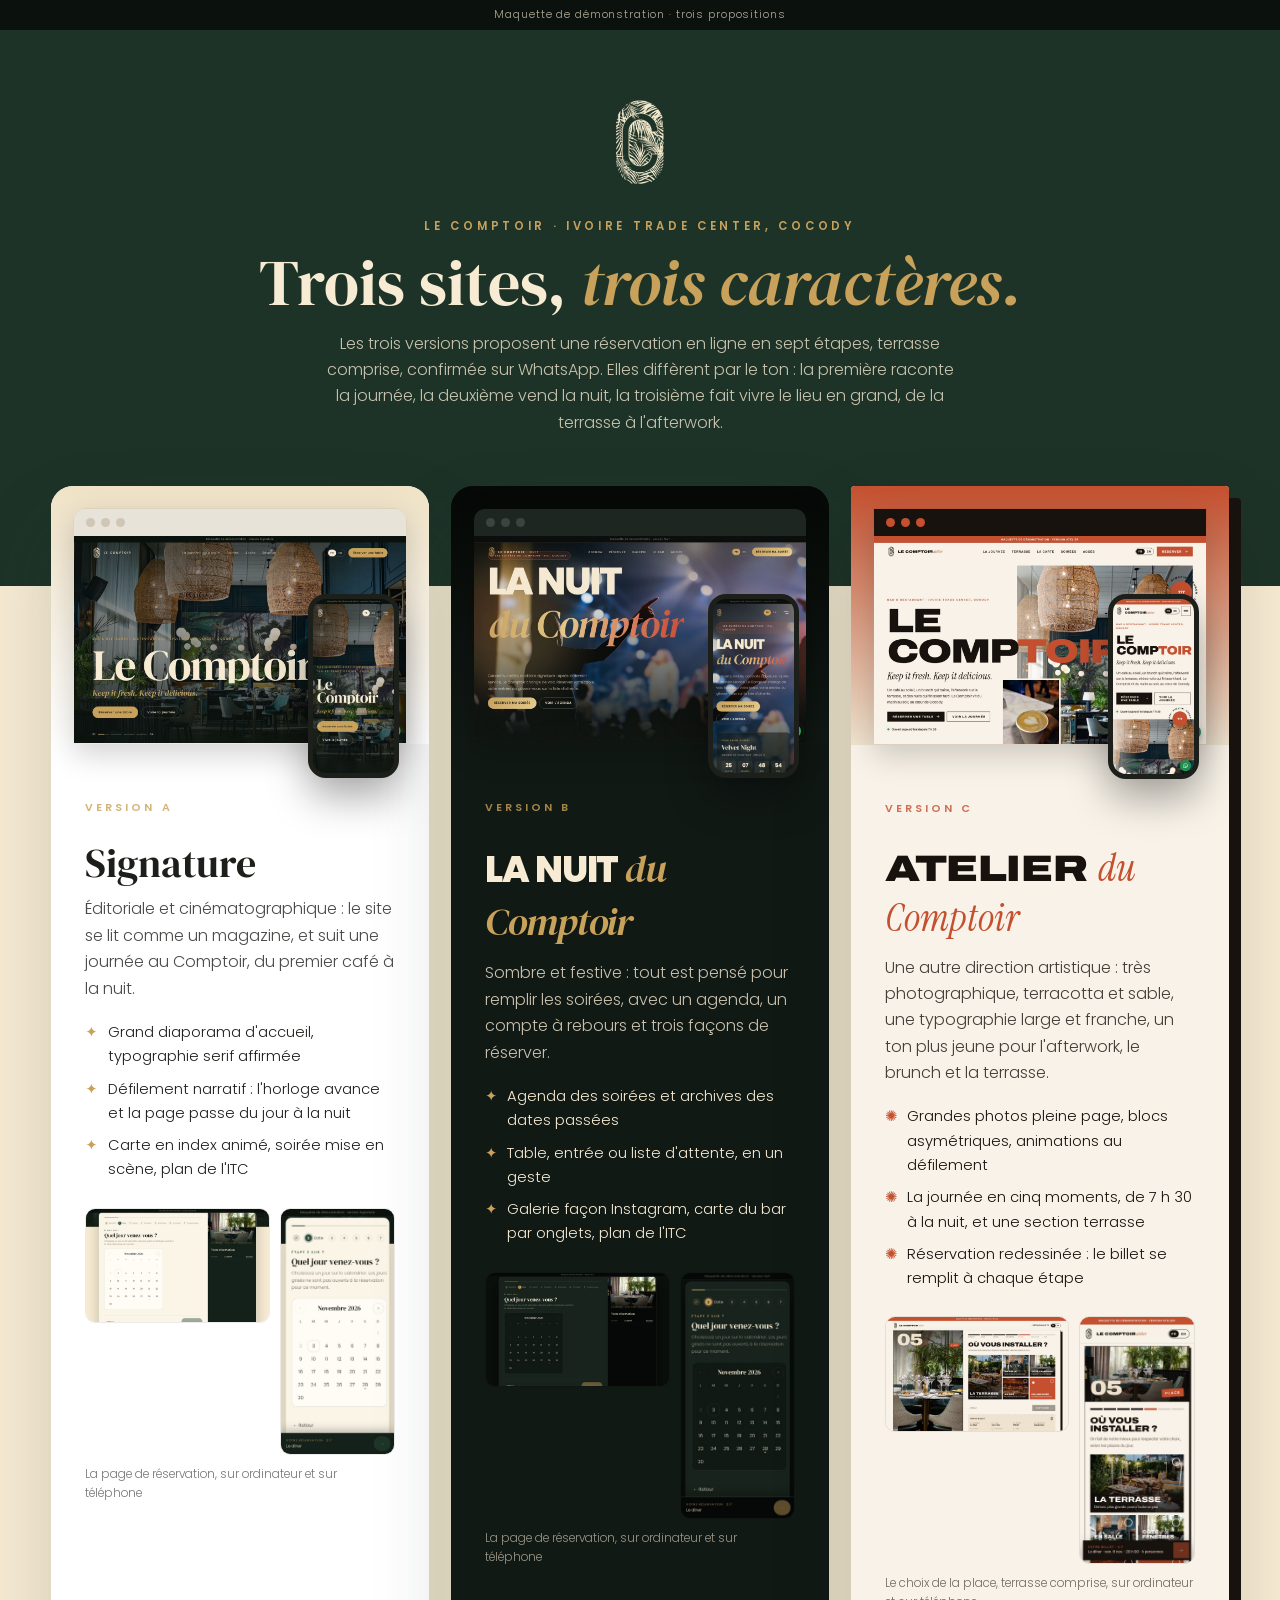
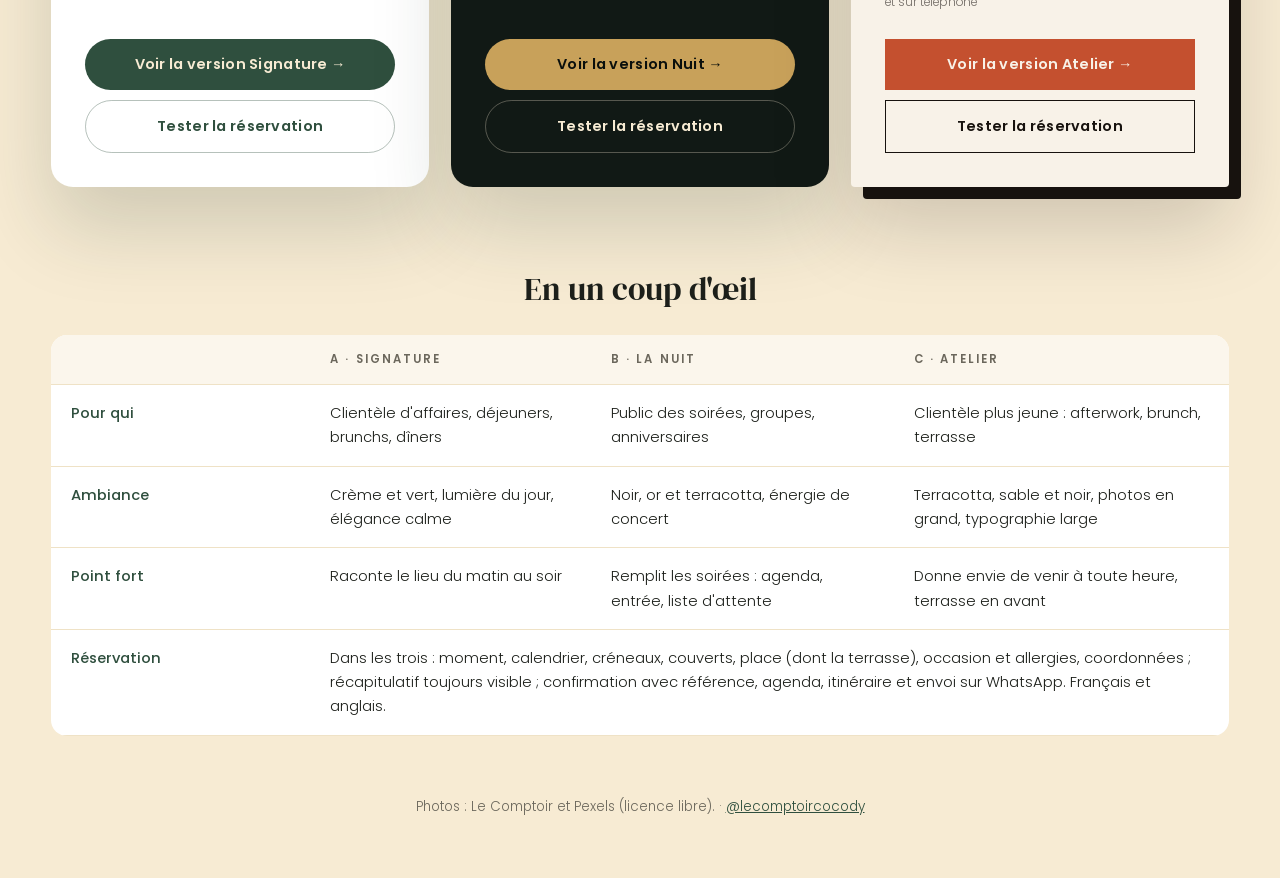
<file: choix/index.html>
<!DOCTYPE html>
<html lang="fr">
<head>
<meta charset="utf-8">
<meta name="viewport" content="width=device-width, initial-scale=1">
<title>Le Comptoir · trois propositions de site</title>
<meta name="robots" content="noindex, nofollow">
<link rel="icon" href="../assets/img/favicon.png">
<link rel="preconnect" href="https://fonts.googleapis.com"><link rel="preconnect" href="https://fonts.gstatic.com" crossorigin>
<link href="https://fonts.googleapis.com/css2?family=DM+Serif+Display:ital@0;1&family=Poppins:wght@300;400;500;600;800&family=Archivo:wdth,wght@100,800;100,900&family=Instrument+Serif:ital@0;1&display=swap" rel="stylesheet">
<style>
*{box-sizing:border-box;margin:0;padding:0}
body{font:300 1rem/1.65 'Poppins',system-ui,sans-serif;background:#F7EBD3;color:#1C1F1A;-webkit-font-smoothing:antialiased}
.demo{background:#0B120E;color:rgba(247,235,211,.7);font-size:.68rem;letter-spacing:.08em;text-align:center;padding:6px 10px}
header{background:#1E3328;color:#F7EBD3;padding:70px 0 150px;text-align:center}
.w{width:min(1240px,92vw);margin:auto}
header img{height:84px;width:auto;margin:0 auto 26px}
header p.ey{font:600 .72rem 'Poppins';letter-spacing:.32em;text-transform:uppercase;color:#C8A15A}
header h1{font:400 clamp(2.4rem,5vw,4.2rem)/1.05 'DM Serif Display',serif;margin:14px 0 14px}
header h1 em{color:#C8A15A}
header span{opacity:.78;max-width:640px;display:block;margin:auto}
.g{display:grid;grid-template-columns:repeat(3,1fr);gap:22px;margin-top:-100px}
.v.c{background:#F8F2E8;color:#17120E;border-radius:4px;box-shadow:12px 12px 0 #17120E,0 40px 80px rgba(23,18,14,.18)}
.v.c .shot{background:linear-gradient(180deg,#C4502F,#EFE3CF)}
.v.c .br{border-radius:0}.v.c .br i{background:#17120E}.v.c .br i b{background:#C4502F}
.v.c .tag{color:#C4502F}
.v.c h2{font:900 2.3rem/.95 'Archivo',sans-serif;font-stretch:125%;text-transform:uppercase;letter-spacing:-.01em}
.v.c h2 em{font:italic 400 1.05em 'Instrument Serif',serif;text-transform:none;color:#C4502F;letter-spacing:0}
.v.c li::before{content:"✺";color:#C4502F}
.v.c .btn-t{background:#C4502F;color:#F8F2E8;border-radius:0}.btn-t:hover{background:#17120E;transform:translateY(-2px)}
.v.c .btn-l{border-radius:0;border-color:#17120E;color:#17120E}
.v{background:#fff;border-radius:22px;overflow:hidden;box-shadow:0 40px 80px rgba(30,51,40,.18);display:flex;flex-direction:column}
.v.b{background:#111915;color:#F7EBD3}
.shot{position:relative;padding:22px 22px 0;background:linear-gradient(180deg,#EFE2C6,#fff)}
.v.b .shot{background:linear-gradient(180deg,#050806,#111915)}
.br{border-radius:12px 12px 0 0;overflow:hidden;box-shadow:0 10px 30px rgba(0,0,0,.18);border:1px solid rgba(0,0,0,.08)}
.br i{display:flex;gap:6px;padding:9px 12px;background:#E8E3D8}.v.b .br i{background:#1d2621}
.br i b{width:9px;height:9px;border-radius:50%;background:#cfc6b5}.v.b .br i b{background:#3a453f}
.br img{display:block;width:100%;aspect-ratio:16/10;object-fit:cover;object-position:top}
.ph{position:absolute;right:30px;bottom:-34px;width:24%;border-radius:18px;overflow:hidden;border:5px solid #1C1F1A;box-shadow:0 18px 40px rgba(0,0,0,.35);background:#1C1F1A}
.ph img{display:block;width:100%}
.tx{padding:56px 34px 34px;display:flex;flex-direction:column;flex:1}
.tag{font:600 .68rem 'Poppins';letter-spacing:.28em;text-transform:uppercase;color:#C8A15A}
.v h2{font:400 2.5rem/1.05 'DM Serif Display',serif;margin:8px 0 12px}
.v.b h2{font:800 2.3rem/1 'Poppins';letter-spacing:-.03em;text-transform:uppercase}
.v.b h2 em{font:italic 400 1.05em 'DM Serif Display',serif;text-transform:none;color:#C8A15A}
.v p{opacity:.8;margin-bottom:18px}
.v ul{list-style:none;margin-bottom:26px;display:grid;gap:8px}
.v li{display:flex;gap:10px;font-size:.92rem}
.v li::before{content:"✦";color:#C8A15A;flex:none}
.resa{display:grid;grid-template-columns:1.6fr 1fr;gap:10px;margin-bottom:26px}
.resa img{width:100%;border-radius:10px;border:1px solid rgba(0,0,0,.08);aspect-ratio:16/10;object-fit:cover;object-position:top}
.resa img+img{aspect-ratio:auto;height:100%;object-fit:cover}
.resa small{grid-column:1/-1;font-size:.74rem;opacity:.6}
.act{margin-top:auto;display:flex;gap:10px;flex-wrap:wrap}
.btn{flex:1;min-width:200px;display:inline-flex;justify-content:center;align-items:center;gap:.6em;padding:1.05em 1.6em;border-radius:999px;font:600 .9rem 'Poppins';text-decoration:none;transition:.3s;letter-spacing:.02em}
.btn-v{background:#2F4F3E;color:#F7EBD3}.btn-v:hover{background:#1E3328;transform:translateY(-2px)}
.btn-o{background:#C8A15A;color:#0A0F0C}.btn-o:hover{background:#d8b36e;transform:translateY(-2px)}
.btn-l{border:1px solid rgba(47,79,62,.35);color:#2F4F3E}.v.b .btn-l{border-color:rgba(247,235,211,.3);color:#F7EBD3}
.btn-l:hover{border-color:#C8A15A}
.cmp{margin:80px auto 30px}
.cmp h3{font:400 2rem 'DM Serif Display',serif;text-align:center;margin-bottom:24px}
table{width:100%;border-collapse:collapse;background:#fff;border-radius:16px;overflow:hidden;font-size:.92rem}
th,td{padding:16px 20px;text-align:left;border-bottom:1px solid #EFE2C6;vertical-align:top}
th{font:600 .72rem 'Poppins';letter-spacing:.18em;text-transform:uppercase;color:#6B675C;background:#FBF6EC}
td:first-child{font-weight:500;color:#2F4F3E;width:22%}
footer{text-align:center;padding:30px 0 60px;font-size:.84rem;color:#6B675C}
footer a{color:#2F4F3E}
@media (max-width:1180px){.g{grid-template-columns:1fr 1fr}.v.c{grid-column:1/-1}}
@media (max-width:900px){header{padding:50px 0 120px}.g{grid-template-columns:1fr;margin-top:-80px}.tx{padding:50px 22px 26px}.v h2{font-size:2.1rem}.ph{width:28%;right:20px}table{font-size:.84rem}th,td{padding:12px}td:first-child{width:30%}
  .cmp{overflow-x:auto;-webkit-overflow-scrolling:touch}.cmp table{min-width:640px}.cmp h3{position:sticky;left:0}}
@media (max-width:600px){.cmp table,.cmp tbody,.cmp tr,.cmp td{display:block;min-width:0;width:auto!important}.cmp tr:first-child{display:none}.cmp td{border:0;padding:6px 14px}.cmp tr{border-bottom:1px solid #EFE2C6;padding:10px 0}.cmp td:first-child{padding-top:10px}.cmp td:nth-child(2)::before{content:'A · '}.cmp td:nth-child(3)::before{content:'B · '}.cmp td:nth-child(4)::before{content:'C · '}.cmp td[colspan]::before{content:''}.cmp td::before{font-weight:600;color:#C8A15A}}
</style>
</head>
<body>
<div class="demo">Maquette de démonstration · trois propositions</div>
<header>
  <div class="w">
    <img src="../assets/img/logo_creme_c.png" alt="Le Comptoir">
    <p class="ey">Le Comptoir · Ivoire Trade Center, Cocody</p>
    <h1>Trois sites, <em>trois caractères.</em></h1>
    <span>Les trois versions proposent une réservation en ligne en sept étapes, terrasse comprise, confirmée sur WhatsApp. Elles diffèrent par le ton : la première raconte la journée, la deuxième vend la nuit, la troisième fait vivre le lieu en grand, de la terrasse à l'afterwork.</span>
  </div>
</header>
<main class="w">
  <div class="g">
    <article class="v a">
      <div class="shot"><div class="br"><i><b></b><b></b><b></b></i><img src="img/a-ordi.jpg" alt="Accueil de la version Signature sur ordinateur"></div><div class="ph"><img src="img/a-tel.jpg" alt="Version Signature sur téléphone"></div></div>
      <div class="tx">
        <p class="tag">Version A</p>
        <h2>Signature</h2>
        <p>Éditoriale et cinématographique : le site se lit comme un magazine, et suit une journée au Comptoir, du premier café à la nuit.</p>
        <ul>
          <li>Grand diaporama d'accueil, typographie serif affirmée</li>
          <li>Défilement narratif : l'horloge avance et la page passe du jour à la nuit</li>
          <li>Carte en index animé, soirée mise en scène, plan de l'ITC</li>
        </ul>
        <div class="resa"><img src="img/a-resa-ordi.jpg" alt="Réservation Signature sur ordinateur"><img src="img/a-resa-tel.jpg" alt="Réservation Signature sur téléphone"><small>La page de réservation, sur ordinateur et sur téléphone</small></div>
        <div class="act"><a class="btn btn-v" href="../version-a/">Voir la version Signature →</a><a class="btn btn-l" href="../version-a/reserver.html">Tester la réservation</a></div>
      </div>
    </article>
    <article class="v b">
      <div class="shot"><div class="br"><i><b></b><b></b><b></b></i><img src="img/b-ordi.jpg" alt="Accueil de la version Nuit sur ordinateur"></div><div class="ph"><img src="img/b-tel.jpg" alt="Version Nuit sur téléphone"></div></div>
      <div class="tx">
        <p class="tag">Version B</p>
        <h2>La Nuit <em>du Comptoir</em></h2>
        <p>Sombre et festive : tout est pensé pour remplir les soirées, avec un agenda, un compte à rebours et trois façons de réserver.</p>
        <ul>
          <li>Agenda des soirées et archives des dates passées</li>
          <li>Table, entrée ou liste d'attente, en un geste</li>
          <li>Galerie façon Instagram, carte du bar par onglets, plan de l'ITC</li>
        </ul>
        <div class="resa"><img src="img/b-resa-ordi.jpg" alt="Réservation Nuit sur ordinateur"><img src="img/b-resa-tel.jpg" alt="Réservation Nuit sur téléphone"><small>La page de réservation, sur ordinateur et sur téléphone</small></div>
        <div class="act"><a class="btn btn-o" href="../version-b/">Voir la version Nuit →</a><a class="btn btn-l" href="../version-b/reserver.html?moment=soiree">Tester la réservation</a></div>
      </div>
    </article>
    <article class="v c">
      <div class="shot"><div class="br"><i><b></b><b></b><b></b></i><img src="img/c-ordi.jpg" alt="Accueil de la version Atelier sur ordinateur"></div><div class="ph"><img src="img/c-tel.jpg" alt="Version Atelier sur téléphone"></div></div>
      <div class="tx">
        <p class="tag">Version C</p>
        <h2>Atelier <em>du Comptoir</em></h2>
        <p>Une autre direction artistique : très photographique, terracotta et sable, une typographie large et franche, un ton plus jeune pour l'afterwork, le brunch et la terrasse.</p>
        <ul>
          <li>Grandes photos pleine page, blocs asymétriques, animations au défilement</li>
          <li>La journée en cinq moments, de 7 h 30 à la nuit, et une section terrasse</li>
          <li>Réservation redessinée : le billet se remplit à chaque étape</li>
        </ul>
        <div class="resa"><img src="img/c-resa-ordi.jpg" alt="Réservation Atelier sur ordinateur"><img src="img/c-resa-tel.jpg" alt="Réservation Atelier sur téléphone"><small>Le choix de la place, terrasse comprise, sur ordinateur et sur téléphone</small></div>
        <div class="act"><a class="btn btn-t" href="../version-c/">Voir la version Atelier →</a><a class="btn btn-l" href="../version-c/reserver.html">Tester la réservation</a></div>
      </div>
    </article>
  </div>
  <section class="cmp">
    <h3>En un coup d'œil</h3>
    <table>
      <tr><th></th><th>A · Signature</th><th>B · La Nuit</th><th>C · Atelier</th></tr>
      <tr><td>Pour qui</td><td>Clientèle d'affaires, déjeuners, brunchs, dîners</td><td>Public des soirées, groupes, anniversaires</td><td>Clientèle plus jeune : afterwork, brunch, terrasse</td></tr>
      <tr><td>Ambiance</td><td>Crème et vert, lumière du jour, élégance calme</td><td>Noir, or et terracotta, énergie de concert</td><td>Terracotta, sable et noir, photos en grand, typographie large</td></tr>
      <tr><td>Point fort</td><td>Raconte le lieu du matin au soir</td><td>Remplit les soirées : agenda, entrée, liste d'attente</td><td>Donne envie de venir à toute heure, terrasse en avant</td></tr>
      <tr><td>Réservation</td><td colspan="3">Dans les trois : moment, calendrier, créneaux, couverts, place (dont la terrasse), occasion et allergies, coordonnées ; récapitulatif toujours visible ; confirmation avec référence, agenda, itinéraire et envoi sur WhatsApp. Français et anglais.</td></tr>
    </table>
  </section>
</main>
<footer>Photos : Le Comptoir et Pexels (licence libre). · <a href="https://www.instagram.com/lecomptoircocody/" target="_blank" rel="noopener">@lecomptoircocody</a></footer>
</body>
</html>
</file>
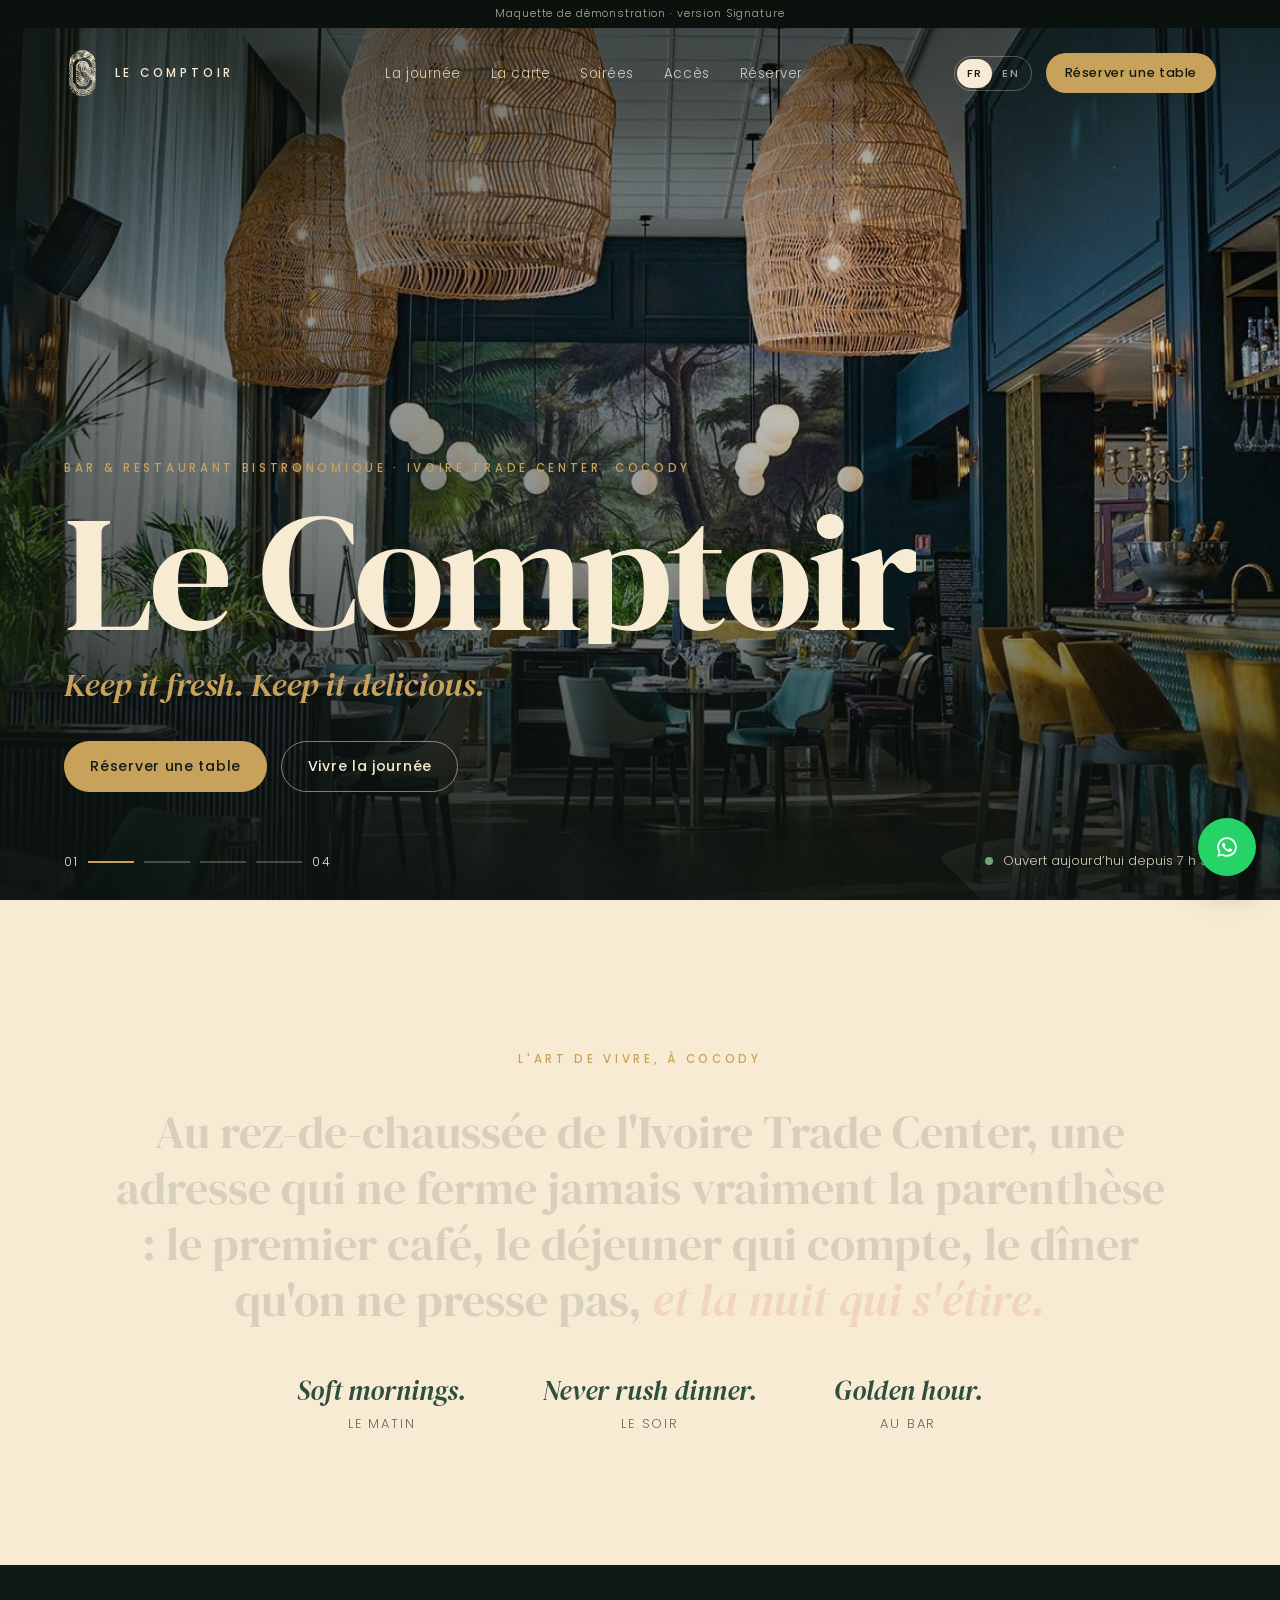
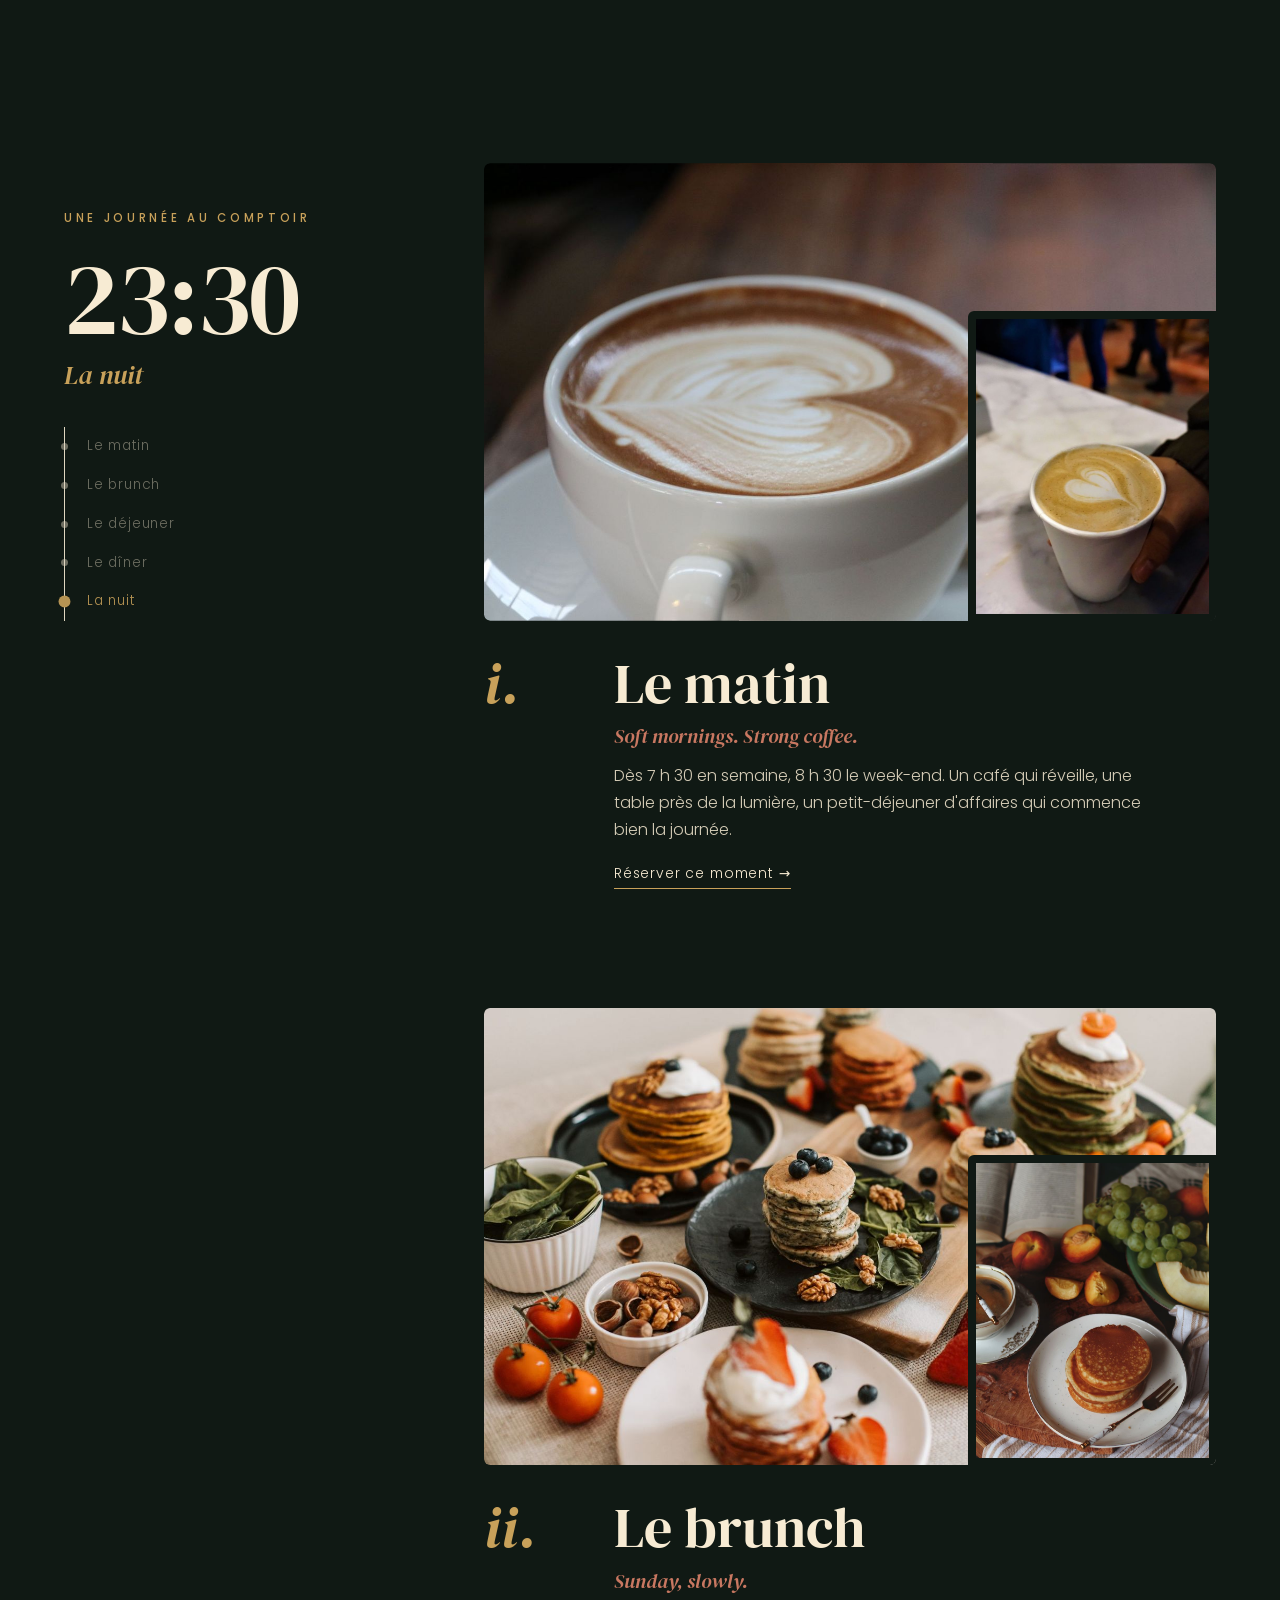
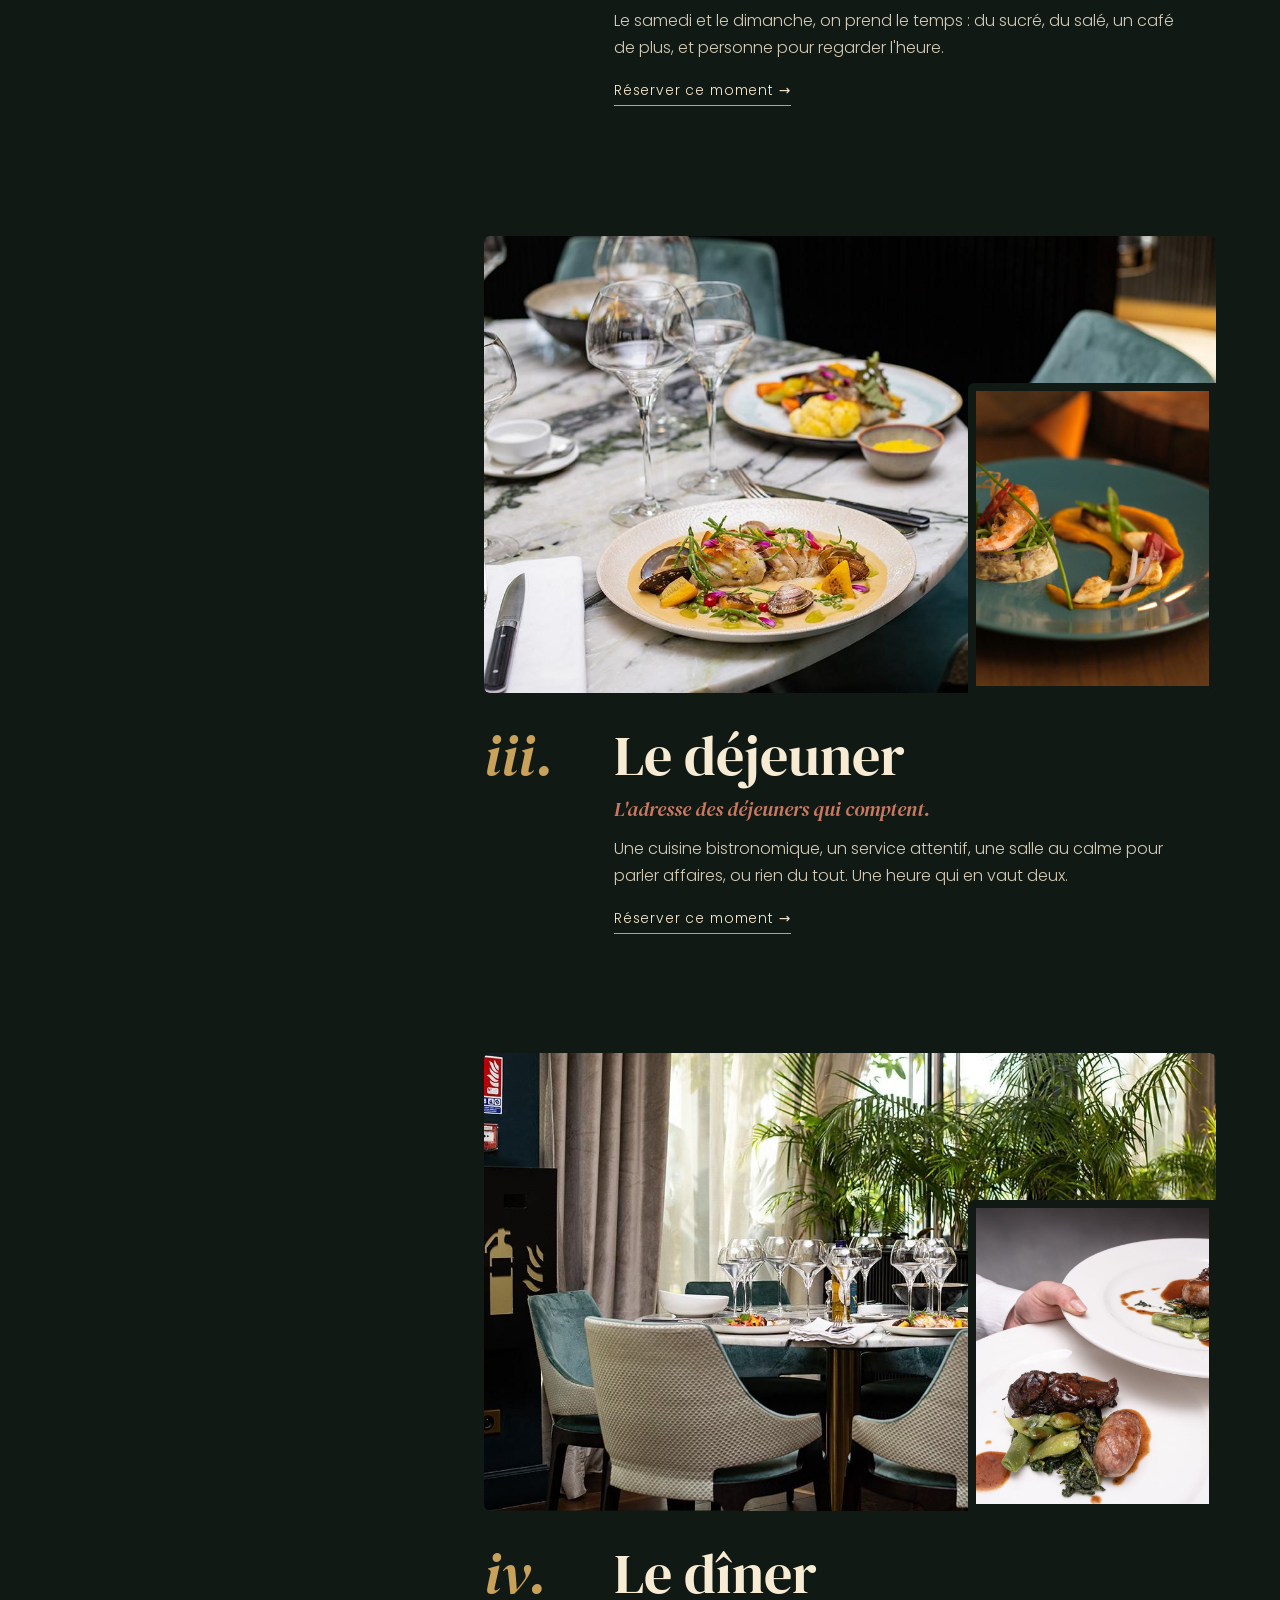
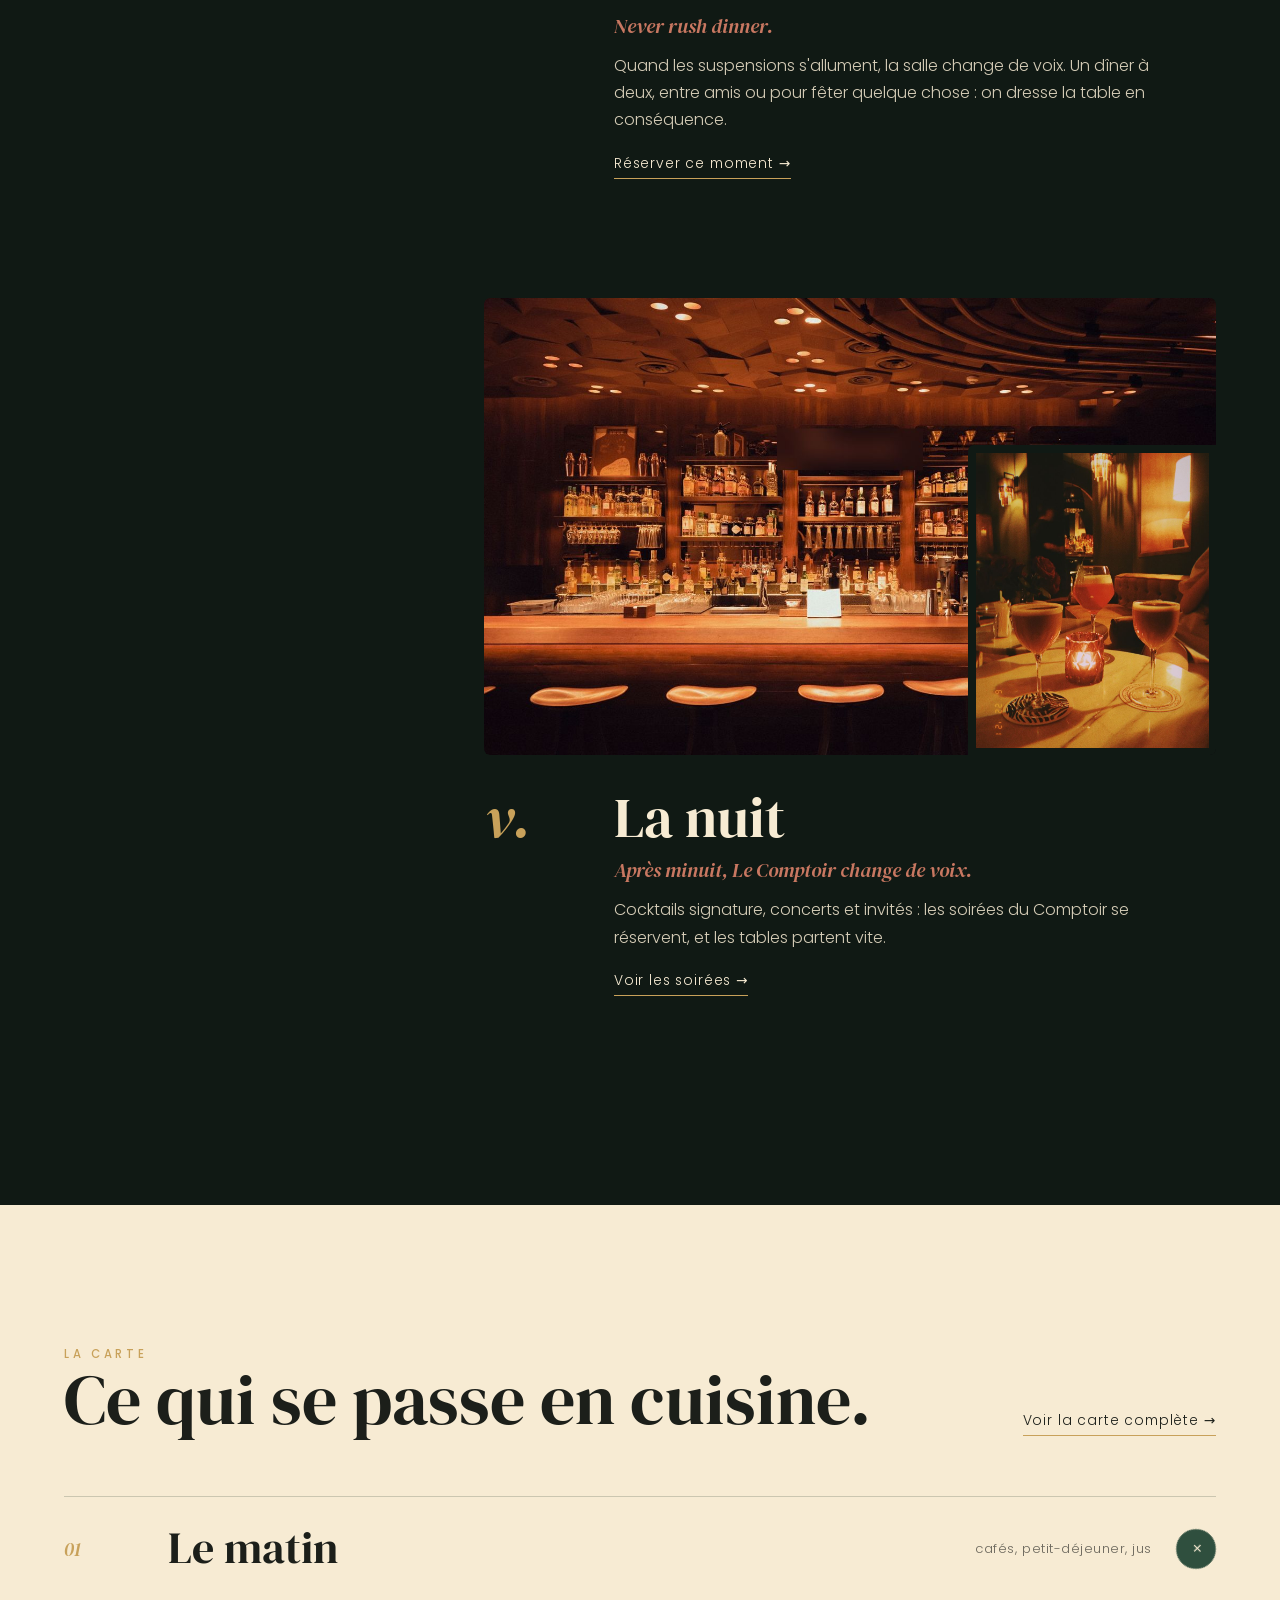
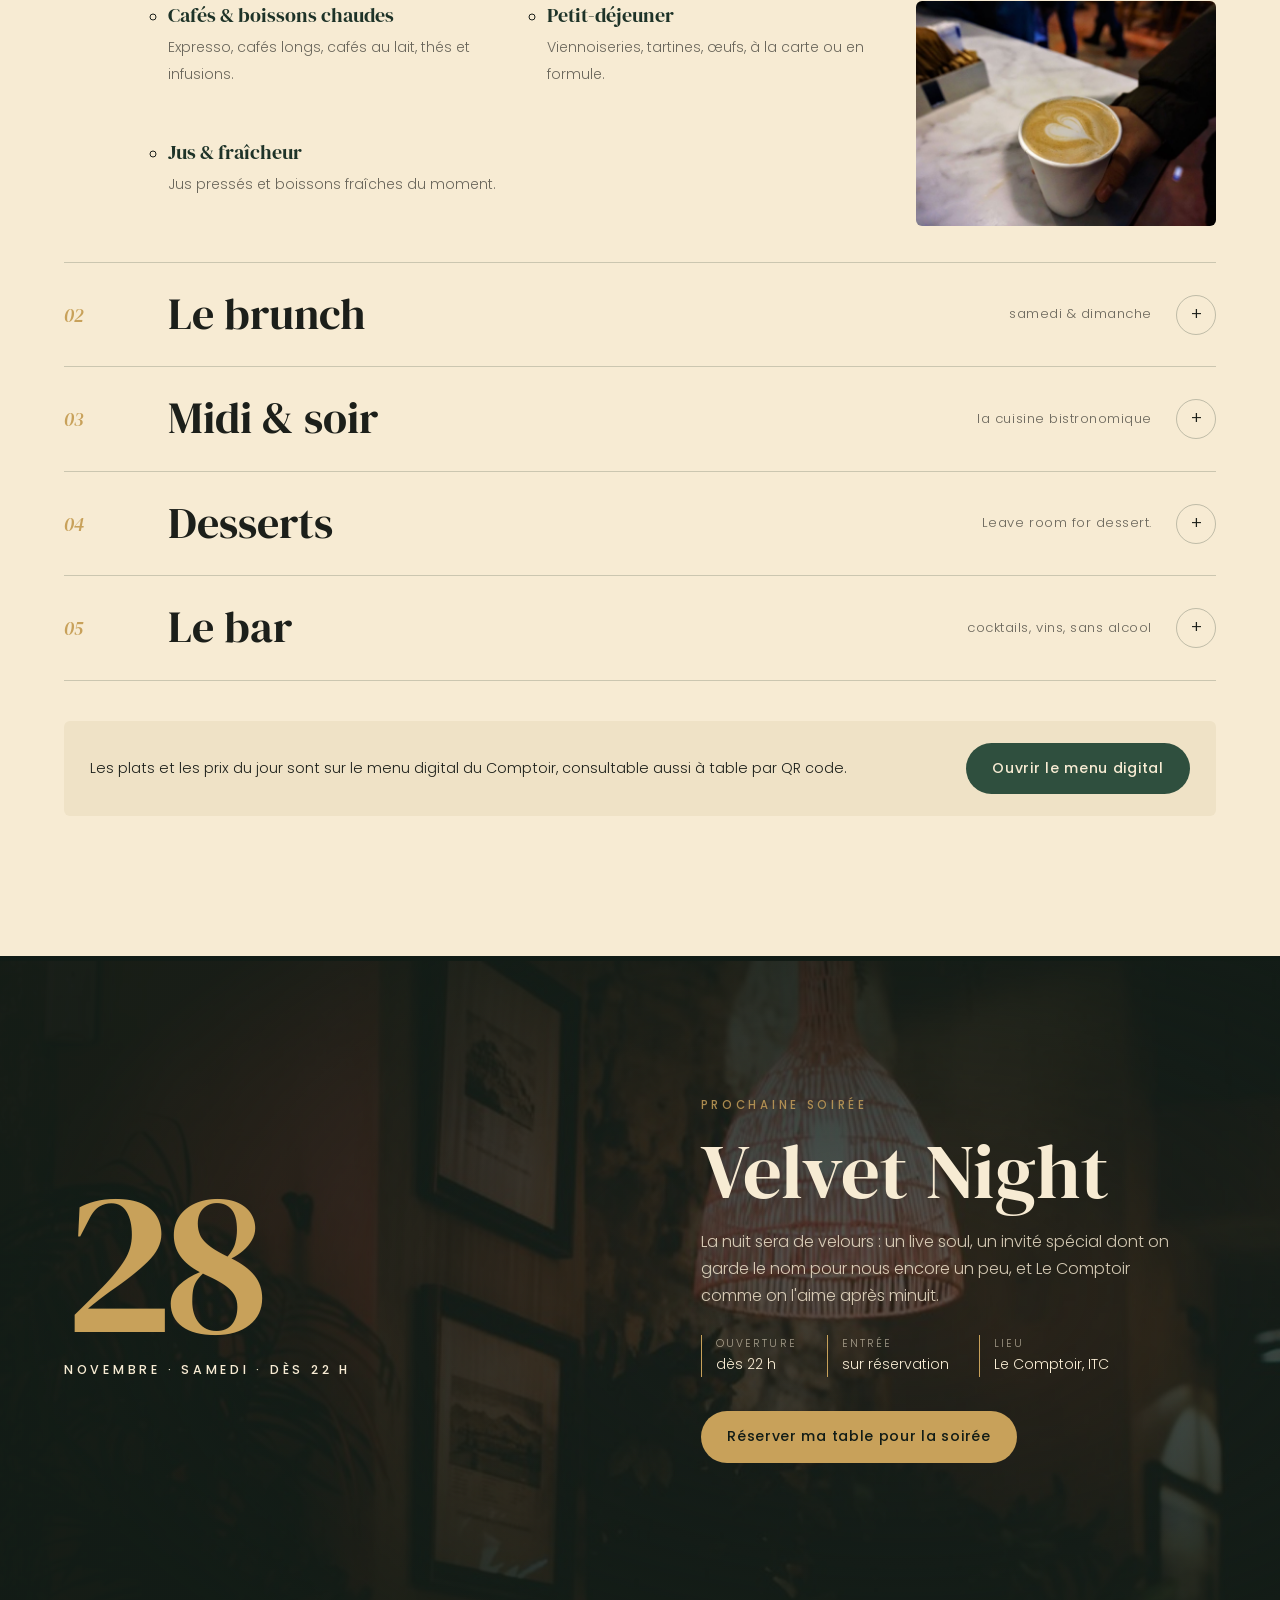
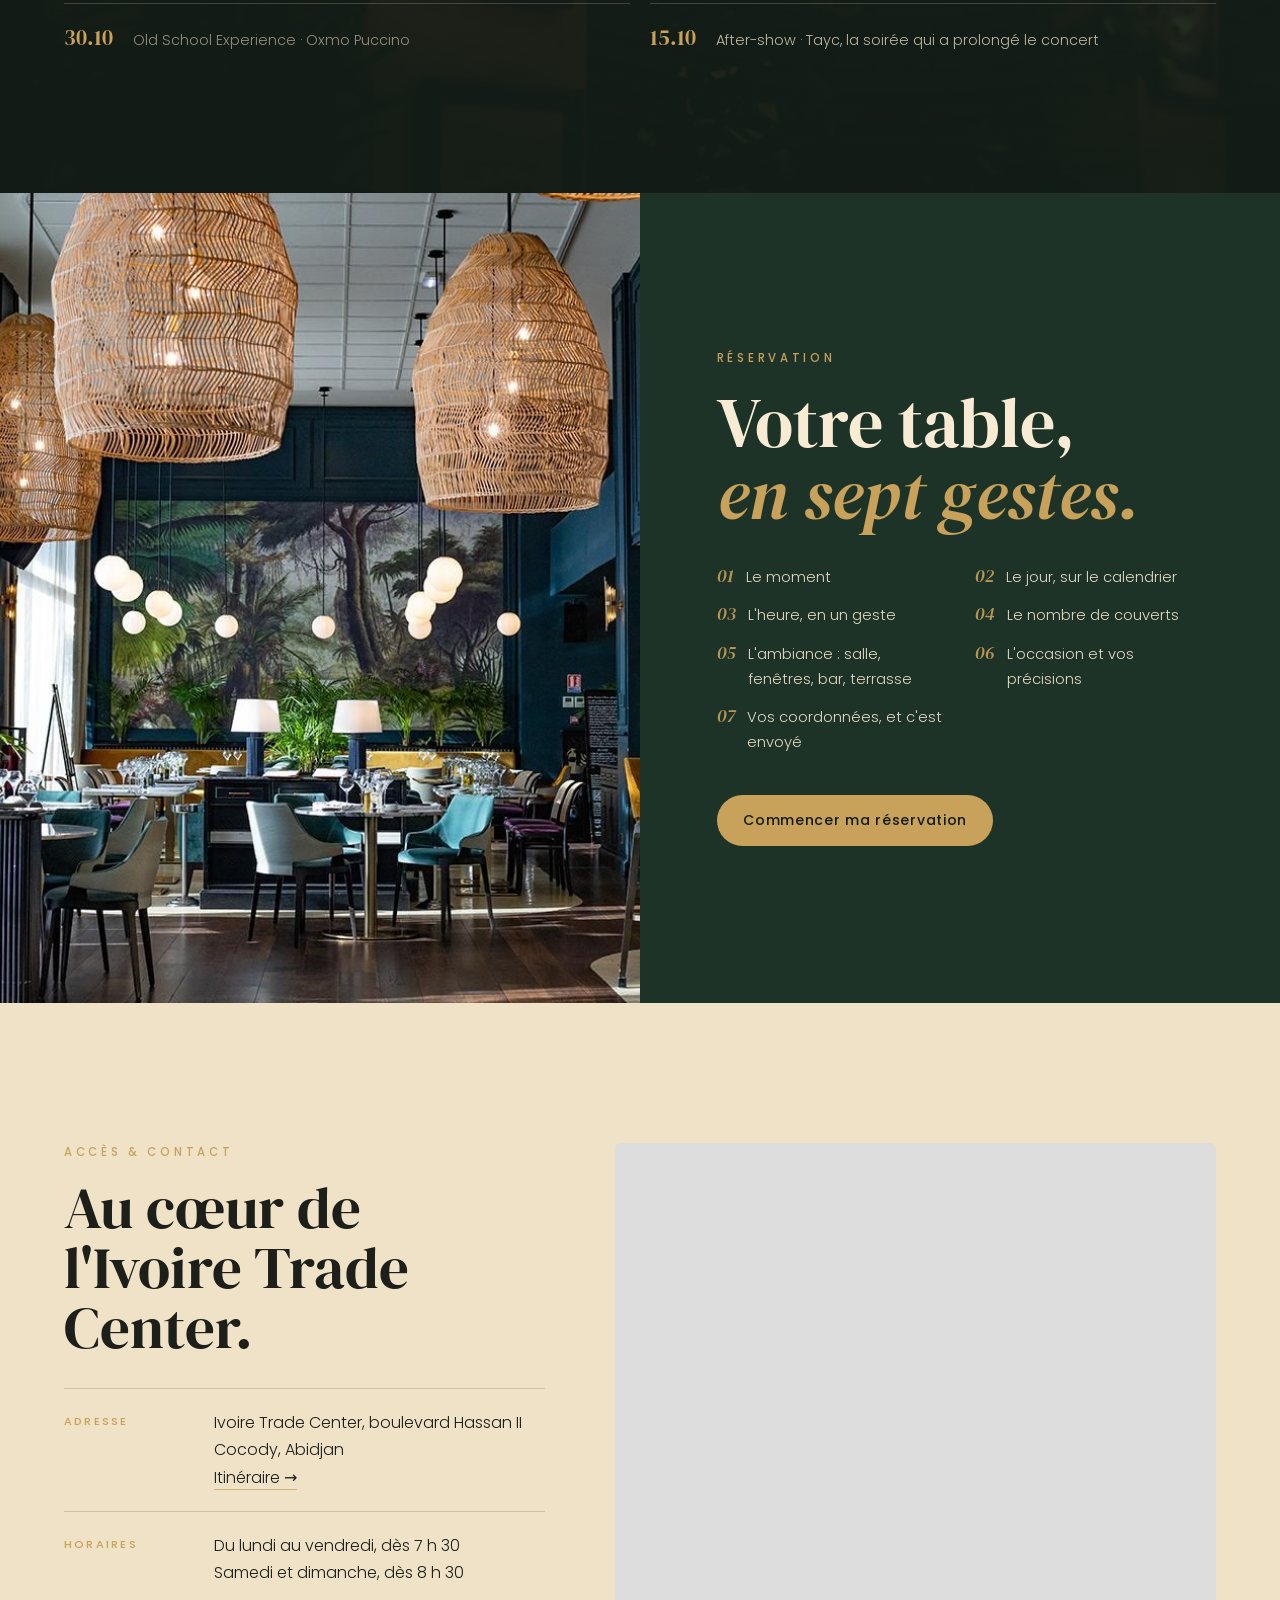
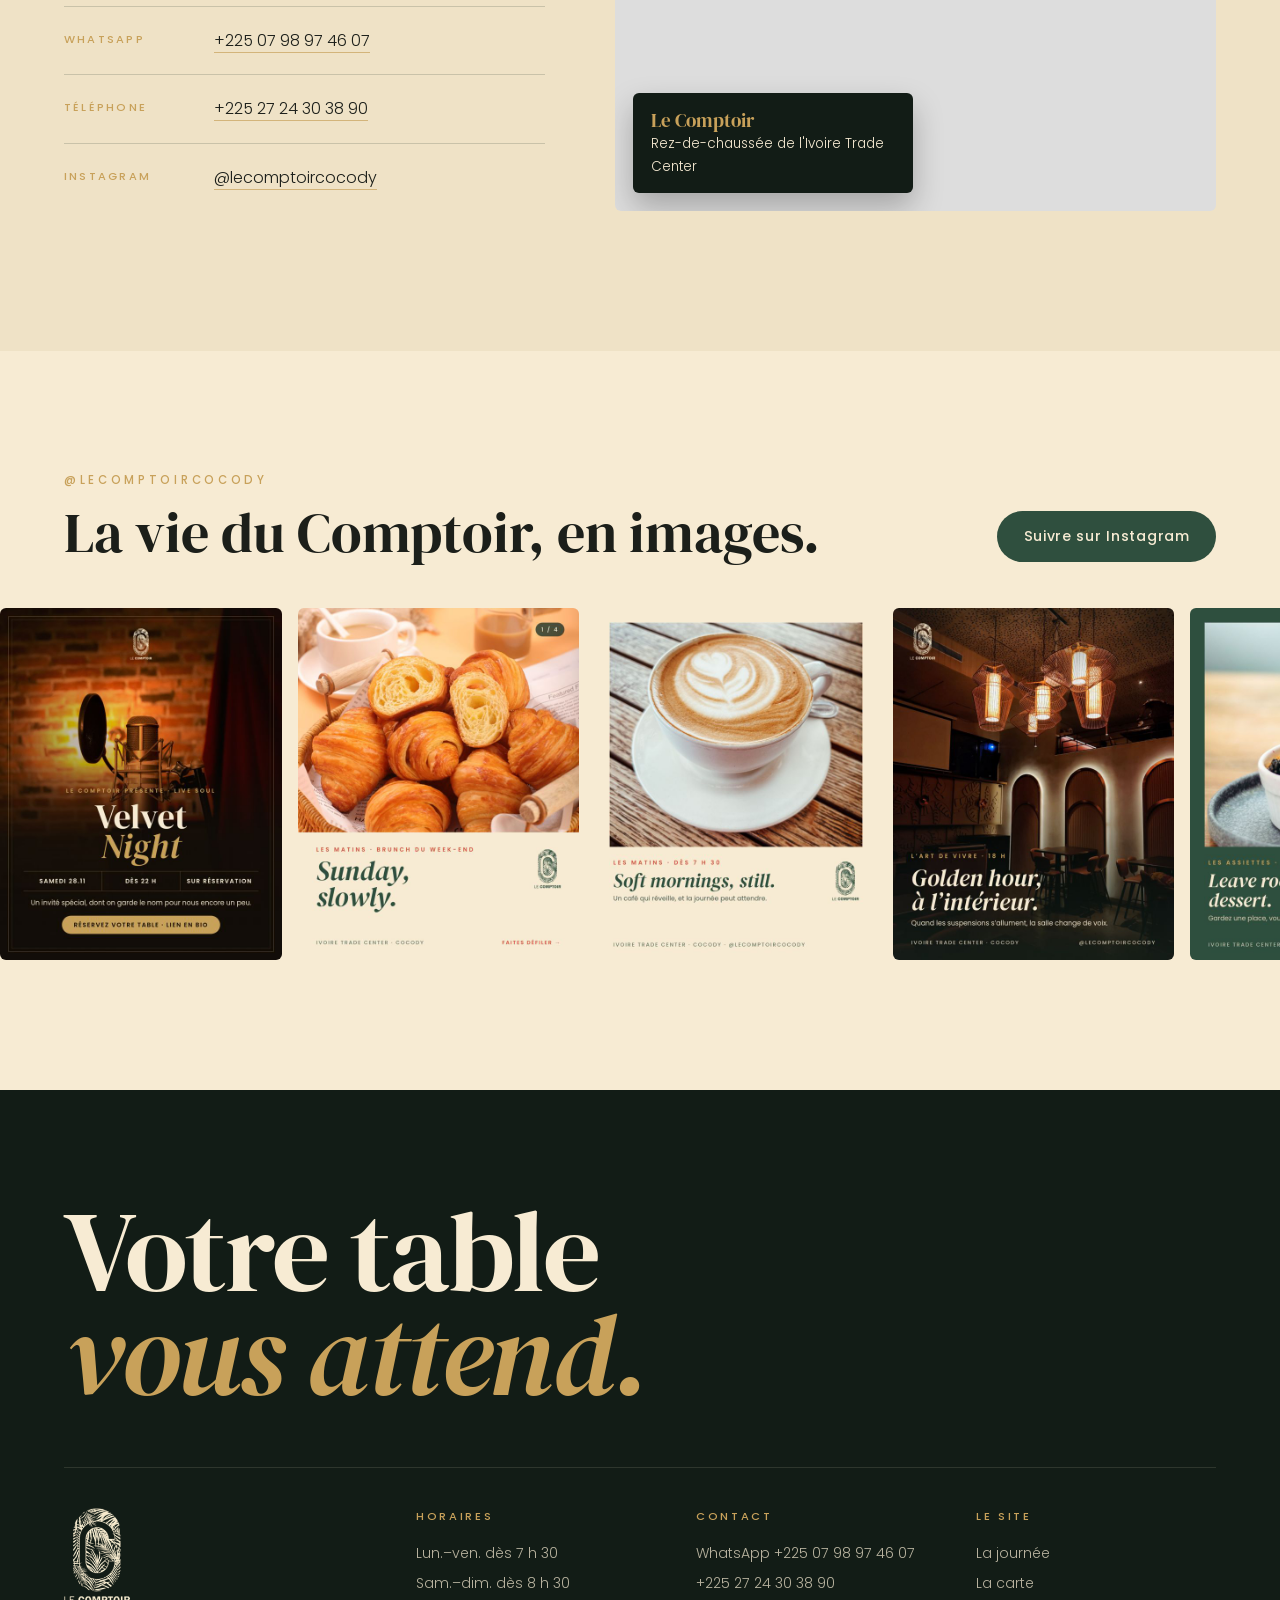
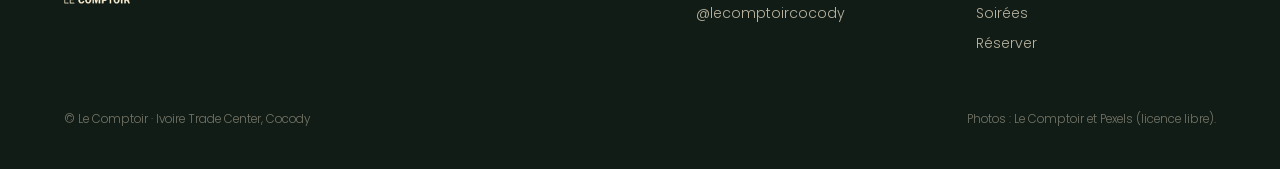
<file: version-a/index.html>
<!DOCTYPE html>
<html lang="fr">
<head>
<meta charset="utf-8">
<meta name="viewport" content="width=device-width, initial-scale=1, viewport-fit=cover">
<title>Le Comptoir · Signature · Bar & restaurant, Ivoire Trade Center</title>
<meta name="description" content="Le Comptoir, bar et restaurant bistronomique à l'Ivoire Trade Center, Cocody. Du premier café au dernier verre. Réservez votre table en ligne.">
<meta name="robots" content="noindex, nofollow">
<meta name="theme-color" content="#14211A">
<link rel="icon" href="../assets/img/favicon.png">
<link rel="preconnect" href="https://fonts.googleapis.com"><link rel="preconnect" href="https://fonts.gstatic.com" crossorigin>
<link href="https://fonts.googleapis.com/css2?family=DM+Serif+Display:ital@0;1&family=Poppins:wght@300;400;500;600&display=swap" rel="stylesheet">
<link rel="preload" as="image" href="../assets/v2/lieu-salle.jpg">
<style>
:root{--vert:#2F4F3E;--vf:#1E3328;--nuit:#121C16;--creme:#F7EBD3;--c2:#EFE2C6;--or:#C8A15A;--terra:#CF553D;--encre:#1C1F1A;--gris:#6B675C;
--serif:'DM Serif Display',Georgia,serif;--sans:'Poppins',system-ui,sans-serif;--ban:28px}
*{box-sizing:border-box;margin:0;padding:0}
html{scroll-behavior:smooth;scroll-padding-top:80px}
body{font:300 1rem/1.7 var(--sans);color:var(--encre);background:var(--creme);-webkit-font-smoothing:antialiased;overflow-x:clip}
img{display:block;max-width:100%}
a{color:inherit}
h1,h2,h3,h4{font-family:var(--serif);font-weight:400;line-height:1.02}
.w{width:min(1280px,90vw);margin:auto}
.ey{font-size:.72rem;letter-spacing:.32em;text-transform:uppercase;font-weight:500;color:var(--or)}
.btn{display:inline-flex;align-items:center;gap:.7em;padding:1em 1.8em;border-radius:999px;font:500 .88rem var(--sans);letter-spacing:.05em;text-decoration:none;border:1px solid transparent;transition:.3s;cursor:pointer}
.btn-or{background:var(--or);color:var(--nuit)}.btn-or:hover{background:#d8b36e;transform:translateY(-2px)}
.btn-ghost{border-color:rgba(247,235,211,.5);color:var(--creme)}.btn-ghost:hover{background:rgba(247,235,211,.1)}
.btn-v{background:var(--vert);color:var(--creme)}.btn-v:hover{background:var(--vf)}
.lnk{font-size:.86rem;letter-spacing:.06em;text-decoration:none;border-bottom:1px solid var(--or);padding-bottom:3px;transition:.25s}
.lnk:hover{color:var(--or)}
.demo{position:fixed;inset:0 0 auto;height:var(--ban);z-index:90;background:#0B120E;color:rgba(247,235,211,.7);font-size:.68rem;letter-spacing:.08em;display:flex;align-items:center;justify-content:center;text-align:center;padding:0 10px}
/* nav */
.nav{position:fixed;top:var(--ban);inset-inline:0;z-index:60;padding:22px 0;transition:.4s;color:var(--creme)}
.nav.solid{background:rgba(18,28,22,.9);backdrop-filter:blur(14px);padding:12px 0}
.nav .w{display:flex;align-items:center;justify-content:space-between;gap:24px}
.brand{display:flex;align-items:center;gap:14px;text-decoration:none}
.brand img{height:46px;width:auto;transition:.4s}
.nav.solid .brand img{height:38px}
.brand b{font:500 .74rem var(--sans);letter-spacing:.32em}
.menu{display:flex;gap:30px;list-style:none}
.menu a{text-decoration:none;font-size:.84rem;letter-spacing:.04em;opacity:.82;position:relative;transition:.25s}
.menu a:hover{opacity:1;color:var(--or)}
.nr{display:flex;align-items:center;gap:14px}
.lang{display:flex;border:1px solid rgba(247,235,211,.3);border-radius:999px;padding:2px}
.lang button{background:none;border:0;color:inherit;font:500 .7rem var(--sans);padding:6px 10px;border-radius:999px;cursor:pointer;letter-spacing:.1em;opacity:.65}
.lang button.on{background:var(--creme);color:var(--nuit);opacity:1}
.nav .btn{padding:.75em 1.4em;font-size:.8rem}
.burger{display:none;width:44px;height:44px;border:0;background:none;position:relative;cursor:pointer;color:var(--creme)}
.burger i{position:absolute;left:11px;right:11px;height:1.5px;background:currentColor;transition:.35s}
.burger i:nth-child(1){top:17px}.burger i:nth-child(2){top:26px;left:19px}
.menu-open .burger i:nth-child(1){top:21px;transform:rotate(45deg)}
.menu-open .burger i:nth-child(2){top:21px;left:11px;transform:rotate(-45deg)}
/* hero */
.hero{position:relative;height:100svh;min-height:620px;background:var(--nuit);color:var(--creme);overflow:hidden}
.slide{position:absolute;inset:0;opacity:0;transition:opacity 1.6s ease}
.slide.on{opacity:1}
.slide img{width:100%;height:100%;object-fit:cover;transform:scale(1.12);transition:transform 9s linear}
.slide.on img{transform:scale(1)}
.hero::after{content:"";position:absolute;inset:0;background:linear-gradient(180deg,rgba(12,19,15,.55) 0%,rgba(12,19,15,.15) 35%,rgba(12,19,15,.35) 60%,rgba(12,19,15,.92) 100%),linear-gradient(90deg,rgba(12,19,15,.55),transparent 65%)}
.hero .w{position:relative;z-index:2;height:100%;display:flex;flex-direction:column;justify-content:flex-end;padding-bottom:12vh}
.hero .ey{margin-bottom:22px}
.hero h1{font-size:clamp(4.2rem,13vw,13.5rem);letter-spacing:-.03em;line-height:.86}
.hero h1 span{display:inline-block;overflow:hidden;vertical-align:bottom}
.hero h1 span i{display:inline-block;font-style:normal;transform:translateY(105%);animation:up 1.2s cubic-bezier(.2,.8,.2,1) forwards}
.hero h1 span:nth-child(2) i{animation-delay:.12s}
@keyframes up{to{transform:none}}
.hero .tag{font:italic 400 clamp(1.4rem,2.6vw,2.2rem) var(--serif);color:var(--or);margin:18px 0 34px;opacity:0;animation:fadeup 1s .7s forwards}
.hero .cta{display:flex;gap:14px;flex-wrap:wrap;opacity:0;animation:fadeup 1s .9s forwards}
@keyframes fadeup{from{opacity:0;transform:translateY(16px)}to{opacity:1;transform:none}}
.hbar{position:absolute;z-index:2;left:0;right:0;bottom:0;padding:0 0 28px}
.hbar .w{height:auto;padding:0;display:flex;flex-direction:row;justify-content:space-between;align-items:flex-end;gap:20px}
.dots{display:flex;gap:10px;align-items:center;font-size:.74rem;letter-spacing:.14em}
.dots button{width:46px;height:20px;background:none;border:0;cursor:pointer;position:relative}
.dots button::before{content:"";position:absolute;left:0;right:0;top:9px;height:2px;background:rgba(247,235,211,.25)}
.dots button::after{content:"";position:absolute;left:0;top:9px;height:2px;width:0;background:var(--or)}
.dots button.on::after{animation:fill 6s linear forwards}
@keyframes fill{to{width:100%}}
.now{display:flex;align-items:center;gap:10px;font-size:.82rem;opacity:.85}
.now i{width:8px;height:8px;border-radius:50%;background:#7CC48A;box-shadow:0 0 0 0 rgba(124,196,138,.6);animation:pulse 2s infinite}
@keyframes pulse{70%{box-shadow:0 0 0 10px rgba(124,196,138,0)}100%{box-shadow:0 0 0 0 rgba(124,196,138,0)}}
/* manifeste */
.man{padding:150px 0 130px;text-align:center}
.man .ey{margin-bottom:34px}
.man p.big{font:400 clamp(1.8rem,3.6vw,3.3rem)/1.22 var(--serif);max-width:1050px;margin:auto;color:var(--vf)}
.man p.big em{color:var(--terra)}
.man .wd{opacity:.14;transition:opacity .6s}
.man .wd.lit{opacity:1}
.man .sig{margin-top:44px;display:flex;justify-content:center;gap:clamp(24px,6vw,90px);flex-wrap:wrap}
.man .sig div{font-size:.8rem;letter-spacing:.14em;text-transform:uppercase;color:var(--gris)}
.man .sig b{display:block;font:italic 400 1.7rem var(--serif);letter-spacing:0;text-transform:none;color:var(--vert);margin-bottom:4px}
/* journée */
.day{position:relative;background:var(--creme);transition:background 1s,color 1s}
.day.t-midi{background:#F3E4C4}
.day.t-soir{background:#22382C;color:var(--creme)}
.day.t-nuit{background:#101914;color:var(--creme)}
.day .w{display:grid;grid-template-columns:340px 1fr;gap:80px}
.clock{position:sticky;top:0;height:100vh;display:flex;flex-direction:column;justify-content:center}
.clock .ey{margin-bottom:18px}
.clock .h{font:400 clamp(4.5rem,8vw,7.5rem)/1 var(--serif);letter-spacing:-.02em;font-variant-numeric:tabular-nums}
.clock .lbl{font:italic 400 1.6rem var(--serif);color:var(--or);margin:8px 0 34px;min-height:2.2rem}
.tl{list-style:none;border-left:1px solid currentColor;opacity:.9}
.tl li{position:relative;padding:8px 0 8px 22px;font-size:.84rem;letter-spacing:.06em;opacity:.45;transition:.4s;cursor:pointer}
.tl li::before{content:"";position:absolute;left:-4px;top:50%;width:7px;height:7px;margin-top:-3.5px;border-radius:50%;background:currentColor;transition:.4s}
.tl li.on{opacity:1;color:var(--or)}
.tl li.on::before{transform:scale(1.7);background:var(--or)}
.chaps{padding:16vh 0}
.chap{min-height:92vh;display:flex;flex-direction:column;justify-content:center;padding:6vh 0}
.chap .pic{position:relative;border-radius:6px;overflow:hidden;aspect-ratio:16/10;clip-path:inset(12% 8% 12% 8% round 6px);transition:clip-path 1.4s cubic-bezier(.2,.8,.2,1)}
.chap.in .pic{clip-path:inset(0 0 0 0 round 6px)}
.chap .pic img{width:100%;height:100%;object-fit:cover;transform:scale(1.15);transition:transform 2s cubic-bezier(.2,.8,.2,1)}
.chap.in .pic img{transform:scale(1)}
.chap .pic .small{position:absolute;right:-1px;bottom:-1px;width:34%;aspect-ratio:4/5;border:8px solid var(--creme);border-radius:6px 0 0 0;overflow:hidden;transition:border-color 1s}
.day.t-soir .chap .pic .small{border-color:#22382C}.day.t-nuit .chap .pic .small{border-color:#101914}.day.t-midi .chap .pic .small{border-color:#F3E4C4}
.chap .tx{display:grid;grid-template-columns:110px 1fr;gap:20px;margin-top:34px}
.chap .n{font:italic 400 3.6rem/1 var(--serif);color:var(--or)}
.chap h3{font-size:clamp(2.6rem,4.4vw,4.2rem);margin-bottom:10px}
.chap .q{font:italic 400 1.25rem var(--serif);color:var(--terra);margin-bottom:12px}
.day.t-soir .chap .q,.day.t-nuit .chap .q{color:#E9896F}
.chap p{max-width:560px;opacity:.85}
.chap .lnk{display:inline-block;margin-top:18px}
/* carte */
.carte{padding:140px 0;background:var(--creme)}
.carte .top{display:flex;justify-content:space-between;align-items:flex-end;gap:30px;flex-wrap:wrap;margin-bottom:60px}
.carte h2{font-size:clamp(2.8rem,5.5vw,5rem)}
.idx{list-style:none;border-top:1px solid rgba(30,51,40,.2);position:relative}
.idx>li{border-bottom:1px solid rgba(30,51,40,.2)}
.idx button{width:100%;display:grid;grid-template-columns:80px 1fr auto 40px;gap:24px;align-items:center;padding:30px 0;background:none;border:0;text-align:left;cursor:pointer;color:inherit;font:inherit}
.idx .k{font:italic 400 1.2rem var(--serif);color:var(--or)}
.idx .t{font:400 clamp(1.8rem,3.4vw,3rem)/1 var(--serif);transition:transform .45s,color .3s}
.idx button:hover .t{transform:translateX(14px);color:var(--vert)}
.idx .s{font-size:.82rem;color:var(--gris);letter-spacing:.04em;text-align:right}
.idx .pl{width:40px;height:40px;border-radius:50%;border:1px solid rgba(30,51,40,.25);display:grid;place-items:center;transition:.35s;font-size:1.1rem}
.idx li.open .pl{transform:rotate(45deg);background:var(--vert);color:var(--creme);border-color:var(--vert)}
.idx .body{display:grid;grid-template-rows:0fr;transition:grid-template-rows .55s cubic-bezier(.2,.8,.2,1)}
.idx li.open .body{grid-template-rows:1fr}
.idx .body>div{overflow:hidden}
.idx .inner{display:grid;grid-template-columns:80px 1fr 300px;gap:24px;padding:0 0 36px}
.idx .cats{grid-column:2;display:grid;grid-template-columns:repeat(auto-fill,minmax(220px,1fr));gap:22px 34px}
.idx .cats b{display:block;font:400 1.25rem var(--serif);color:var(--vf);margin-bottom:4px}
.idx .cats span{font-size:.88rem;color:var(--gris)}
.idx .inner img{grid-column:3;width:100%;aspect-ratio:4/3;object-fit:cover;border-radius:6px}
.float{position:fixed;width:260px;aspect-ratio:4/5;pointer-events:none;z-index:40;border-radius:6px;overflow:hidden;opacity:0;transform:translate(-50%,-50%) scale(.85) rotate(-3deg);transition:opacity .3s,transform .4s;box-shadow:0 30px 60px rgba(0,0,0,.3)}
.float.on{opacity:1;transform:translate(-50%,-50%) scale(1) rotate(-3deg)}
.float img{width:100%;height:100%;object-fit:cover}
.cnote{display:flex;justify-content:space-between;align-items:center;gap:20px;flex-wrap:wrap;margin-top:40px;padding:22px 26px;background:var(--c2);border-radius:6px;font-size:.9rem}
/* soirée */
.nuit{position:relative;background:var(--nuit);color:var(--creme);padding:140px 0;overflow:hidden}
.nuit .bg{position:absolute;inset:-10% 0;background:url(../assets/img/soiree.jpg) center/cover;opacity:.32;will-change:transform}
.nuit::after{content:"";position:absolute;inset:0;background:radial-gradient(ellipse at 70% 40%,transparent,rgba(18,28,22,.9) 70%)}
.nuit .w{position:relative;z-index:1;display:grid;grid-template-columns:1.1fr 1fr;gap:70px;align-items:center}
.nuit .date{font:400 clamp(7rem,16vw,15rem)/.8 var(--serif);color:var(--or);letter-spacing:-.04em}
.nuit .date small{display:block;font:500 .78rem var(--sans);letter-spacing:.3em;text-transform:uppercase;color:var(--creme);margin-top:18px}
.nuit h2{font-size:clamp(3rem,6vw,5.6rem);margin:16px 0 18px}
.nuit p{opacity:.82;max-width:480px}
.nuit .meta{display:flex;gap:30px;flex-wrap:wrap;margin:26px 0 34px;font-size:.88rem}
.nuit .meta div{border-left:1px solid var(--or);padding-left:14px}
.nuit .meta small{display:block;font-size:.66rem;letter-spacing:.2em;text-transform:uppercase;opacity:.6}
.past{margin-top:70px;display:grid;grid-template-columns:1fr 1fr;gap:20px;grid-column:1/-1}
.past div{border-top:1px solid rgba(247,235,211,.2);padding-top:18px;display:flex;gap:20px;align-items:baseline}
.past b{font:400 1.4rem var(--serif);color:var(--or);white-space:nowrap}
.past span{font-size:.9rem;opacity:.75}
/* résa teaser */
.rt{display:grid;grid-template-columns:1fr 1fr;min-height:90vh;background:var(--vf);color:var(--creme)}
.rt .ph{position:relative;overflow:hidden}
.rt .ph img{position:absolute;inset:0;width:100%;height:100%;object-fit:cover}
.rt .tx{padding:110px clamp(30px,6vw,100px);display:flex;flex-direction:column;justify-content:center}
.rt h2{font-size:clamp(3rem,5.5vw,5.2rem);margin:18px 0 24px}
.rt h2 em{color:var(--or)}
.rt ol{list-style:none;counter-reset:s;margin:10px 0 40px;display:grid;grid-template-columns:1fr 1fr;gap:12px 30px}
.rt ol li{counter-increment:s;font-size:.92rem;display:flex;gap:12px;align-items:baseline;opacity:.9}
.rt ol li::before{content:counter(s,decimal-leading-zero);font:italic 400 1.1rem var(--serif);color:var(--or)}
/* accès */
.acc{padding:140px 0;background:var(--c2)}
.acc .w{display:grid;grid-template-columns:1fr 1.25fr;gap:70px;align-items:stretch}
.acc h2{font-size:clamp(2.6rem,4.6vw,4.2rem);margin:16px 0 30px}
.info{list-style:none}
.info li{display:grid;grid-template-columns:130px 1fr;gap:20px;padding:20px 0;border-top:1px solid rgba(30,51,40,.18)}
.info small{font-size:.7rem;letter-spacing:.2em;text-transform:uppercase;color:var(--or);font-weight:500;padding-top:3px}
.info a{text-decoration:none;border-bottom:1px solid rgba(200,161,90,.7)}
.map{position:relative;border-radius:6px;overflow:hidden;min-height:480px;background:#ddd}
.map iframe{position:absolute;inset:0;width:100%;height:100%;border:0;filter:grayscale(.35) sepia(.2)}
.map .pin{position:absolute;left:18px;bottom:18px;background:var(--nuit);color:var(--creme);border-radius:6px;padding:14px 18px;font-size:.84rem;max-width:280px;box-shadow:0 14px 30px rgba(0,0,0,.25)}
.map .pin b{display:block;font:400 1.2rem var(--serif);color:var(--or)}
/* instagram */
.ig{padding:120px 0 130px;background:var(--creme);overflow:hidden}
.ig .top{display:flex;justify-content:space-between;align-items:flex-end;gap:30px;flex-wrap:wrap;margin-bottom:46px}
.ig h2{font-size:clamp(2.4rem,4.4vw,4rem);margin-top:14px}
.mq{display:flex;gap:16px;width:max-content;animation:mq 40s linear infinite}
.mq:hover{animation-play-state:paused}
.mq a{width:clamp(200px,22vw,300px);aspect-ratio:4/5;border-radius:6px;overflow:hidden;flex:none}
.mq img{width:100%;height:100%;object-fit:cover;transition:transform .8s}
.mq a:hover img{transform:scale(1.06)}
@keyframes mq{to{transform:translateX(-50%)}}
/* footer */
footer{background:var(--nuit);color:rgba(247,235,211,.72);padding:110px 0 40px;font-size:.88rem}
footer .big{font:400 clamp(3rem,9vw,8.5rem)/.9 var(--serif);color:var(--creme);letter-spacing:-.02em;margin-bottom:60px}
footer .big em{color:var(--or)}
footer .cols{display:grid;grid-template-columns:1.3fr 1fr 1fr 1fr;gap:40px;padding-top:40px;border-top:1px solid rgba(247,235,211,.12)}
footer img{height:96px;width:auto}
footer h6{font:500 .7rem var(--sans);letter-spacing:.24em;text-transform:uppercase;color:var(--or);margin-bottom:14px}
footer ul{list-style:none}footer li{padding:3px 0}footer a{text-decoration:none}footer a:hover{color:var(--creme)}
footer .bt{display:flex;justify-content:space-between;gap:20px;flex-wrap:wrap;margin-top:50px;font-size:.74rem;opacity:.6}
/* WhatsApp */
.wa{position:fixed;right:24px;bottom:24px;z-index:65;display:flex;align-items:center;gap:0;background:#25D366;color:#fff;border-radius:999px;height:58px;padding:0 17px;text-decoration:none;box-shadow:0 14px 34px rgba(0,0,0,.3);transition:.35s;font:500 .88rem var(--sans);overflow:hidden}
.wa span{max-width:0;white-space:nowrap;overflow:hidden;transition:max-width .45s,margin .45s}
.wa:hover span{max-width:200px;margin-left:10px}
.wa::after{content:"";position:absolute;inset:0;border-radius:inherit;box-shadow:0 0 0 0 rgba(37,211,102,.5);animation:pulse 2.6s infinite}
.mcta{display:none}
.rv{opacity:0;transform:translateY(34px);transition:opacity 1.1s cubic-bezier(.2,.8,.2,1),transform 1.1s cubic-bezier(.2,.8,.2,1)}
.rv.in{opacity:1;transform:none}
/* responsive */
@media (max-width:1100px){.menu{gap:20px}.day .w{grid-template-columns:240px 1fr;gap:50px}}
@media (max-width:900px){
  :root{--ban:24px}.demo{font-size:.6rem}
  .burger{display:block}.nav .btn{display:none}.brand b{display:none}.brand img{height:38px}
  .menu{position:fixed;inset:0;z-index:-1;flex-direction:column;justify-content:center;gap:4px;padding:0 8vw;background:var(--nuit);opacity:0;pointer-events:none;transition:.45s}
  .menu a{font:400 2.6rem var(--serif);opacity:1;display:block;padding:8px 0;transform:translateY(20px);transition:.5s}
  .menu-open .menu{opacity:1;pointer-events:auto}
  .menu-open .menu a{transform:none}
  .hero .w{padding-bottom:16vh}
  .hero h1{font-size:clamp(3.8rem,19vw,7rem)}
  .hbar{padding-bottom:84px}
  .now{display:none}
  .man{padding:100px 0 90px}
  .day .w{grid-template-columns:1fr;gap:0}
  .clock{position:sticky;top:calc(var(--ban) + 62px);height:auto;z-index:5;flex-direction:row;align-items:center;justify-content:space-between;gap:14px;padding:12px 0;background:inherit;margin:0 -5vw;padding-inline:5vw;border-bottom:1px solid rgba(200,161,90,.25);backdrop-filter:blur(10px)}
  .day.t-midi .clock{background:rgba(243,228,196,.92)}.day .clock{background:rgba(247,235,211,.92)}.day.t-soir .clock{background:rgba(34,56,44,.92)}.day.t-nuit .clock{background:rgba(16,25,20,.92)}
  .clock .ey,.tl{display:none}
  .clock .h{font-size:2.4rem}.clock .lbl{margin:0;font-size:1.15rem;min-height:0}
  .chaps{padding:4vh 0}
  .chap{min-height:0;padding:7vh 0}
  .chap .tx{grid-template-columns:1fr;gap:4px;margin-top:22px}
  .chap .n{font-size:2rem}
  .carte,.acc,.nuit{padding:90px 0}
  .idx button{grid-template-columns:44px 1fr 40px;gap:14px;padding:22px 0}
  .idx .s{display:none}
  .idx .inner{grid-template-columns:1fr;padding-bottom:26px}
  .idx .cats,.idx .inner img{grid-column:1}
  .idx .cats{grid-template-columns:1fr;gap:16px}
  .float{display:none}
  .nuit .w,.acc .w,.rt{grid-template-columns:1fr}
  .past{grid-template-columns:1fr;margin-top:30px}
  .rt .ph{min-height:46vh}
  .rt .tx{padding:70px 6vw}
  .rt ol{grid-template-columns:1fr}
  .info li{grid-template-columns:1fr;gap:4px}
  .map{min-height:360px}
  footer .cols{grid-template-columns:1fr 1fr}footer .cols>div:first-child{grid-column:1/-1}
  footer{padding-bottom:110px}
  .wa{display:none}
  .mcta{display:grid;grid-template-columns:1fr 58px;gap:10px;position:fixed;left:0;right:0;bottom:0;z-index:65;padding:10px 12px calc(10px + env(safe-area-inset-bottom));background:rgba(18,28,22,.95);backdrop-filter:blur(10px);border-top:1px solid rgba(200,161,90,.3);transform:translateY(110%);transition:.4s}
  .scrolled .mcta{transform:none}
  .mcta .btn{justify-content:center}
  .mcta .w2{display:grid;place-items:center;background:#25D366;border-radius:999px;color:#fff}
}
@media (prefers-reduced-motion:reduce){*{animation:none!important;transition:none!important}.rv{opacity:1;transform:none}.hero h1 span i{transform:none}.hero .tag,.hero .cta{opacity:1}.chap .pic{clip-path:none}}
</style>
</head>
<body>
<div class="demo" data-i18n="demo">Maquette de démonstration · version Signature</div>

<header class="nav" data-nav>
  <div class="w">
    <a href="#top" class="brand" aria-label="Le Comptoir"><img src="../assets/img/logo_creme_c.png" alt="Le Comptoir"><b>LE COMPTOIR</b></a>
    <ul class="menu" data-menu>
      <li><a href="#journee" data-i18n="n1">La journée</a></li>
      <li><a href="#carte" data-i18n="n2">La carte</a></li>
      <li><a href="#soirees" data-i18n="n3">Soirées</a></li>
      <li><a href="#acces" data-i18n="n4">Accès</a></li>
      <li><a href="reserver.html" data-i18n="n5">Réserver</a></li>
    </ul>
    <div class="nr">
      <div class="lang" role="group" aria-label="Langue"><button data-l="fr" class="on">FR</button><button data-l="en">EN</button></div>
      <a href="reserver.html" class="btn btn-or" data-i18n="cta">Réserver une table</a>
      <button class="burger" data-burger aria-label="Menu" aria-expanded="false"><i></i><i></i></button>
    </div>
  </div>
</header>

<main id="top">
<section class="hero">
  <div class="slide on"><img src="../assets/v2/lieu-salle.jpg" alt="La salle du Comptoir, suspensions en osier et fresque tropicale"></div>
  <div class="slide"><img src="../assets/v2/lieu-table.jpg" alt="Table dressée près des fenêtres et des palmes" loading="lazy"></div>
  <div class="slide"><img src="../assets/v2/lieu-assiette.jpg" alt="Assiette servie sur table en marbre" loading="lazy"></div>
  <div class="slide"><img src="../assets/img/hero.jpg" alt="Lumière chaude sous les suspensions" loading="lazy"></div>
  <div class="w">
    <p class="ey" data-i18n="h_ey">Bar & restaurant bistronomique · Ivoire Trade Center, Cocody</p>
    <h1><span><i>Le</i></span> <span><i>Comptoir</i></span></h1>
    <p class="tag">Keep it fresh. Keep it delicious.</p>
    <div class="cta"><a href="reserver.html" class="btn btn-or" data-i18n="cta">Réserver une table</a><a href="#journee" class="btn btn-ghost" data-i18n="h_b2">Vivre la journée</a></div>
  </div>
  <div class="hbar"><div class="w">
    <div class="dots" aria-label="Diaporama"><span id="sn">01</span><button class="on" aria-label="1"></button><button aria-label="2"></button><button aria-label="3"></button><button aria-label="4"></button><span>04</span></div>
    <p class="now"><i></i><span data-now></span></p>
  </div></div>
</section>

<section class="man">
  <div class="w">
    <p class="ey rv" data-i18n="m_ey">L'art de vivre, à Cocody</p>
    <p class="big" id="manif" data-i18n="m_p">Au rez-de-chaussée de l'Ivoire Trade Center, une adresse qui ne ferme jamais vraiment la parenthèse : le premier café, le déjeuner qui compte, le dîner qu'on ne presse pas, <em>et la nuit qui s'étire.</em></p>
    <div class="sig rv">
      <div><b>Soft mornings.</b><span data-i18n="sg1">le matin</span></div>
      <div><b>Never rush dinner.</b><span data-i18n="sg2">le soir</span></div>
      <div><b>Golden hour.</b><span data-i18n="sg3">au bar</span></div>
    </div>
  </div>
</section>

<section class="day" id="journee">
  <div class="w">
    <aside class="clock">
      <p class="ey" data-i18n="d_ey">Une journée au Comptoir</p>
      <div class="h" id="ck">07:30</div>
      <p class="lbl" id="cl">Le matin</p>
      <ul class="tl" id="tl">
        <li class="on" data-go="c1" data-i18n="d1">Le matin</li><li data-go="c2" data-i18n="d2">Le brunch</li><li data-go="c3" data-i18n="d3">Le déjeuner</li><li data-go="c4" data-i18n="d4">Le dîner</li><li data-go="c5" data-i18n="d5">La nuit</li>
      </ul>
    </aside>
    <div class="chaps">
      <article class="chap rv" id="c1" data-h="07:30" data-tone="" data-lfr="Le matin" data-len="Morning">
        <div class="pic"><img src="../assets/img/matin.jpg" alt="Café latte du matin" loading="lazy"><div class="small"><img src="../assets/img/cafe.jpg" alt="" loading="lazy"></div></div>
        <div class="tx"><span class="n">i.</span><div><h3 data-i18n="d1">Le matin</h3><p class="q">Soft mornings. Strong coffee.</p><p data-i18n="d1p">Dès 7 h 30 en semaine, 8 h 30 le week-end. Un café qui réveille, une table près de la lumière, un petit-déjeuner d'affaires qui commence bien la journée.</p><a class="lnk" href="reserver.html?moment=matin" data-i18n="go">Réserver ce moment →</a></div></div>
      </article>
      <article class="chap rv" id="c2" data-h="10:30" data-tone="" data-lfr="Le brunch" data-len="Brunch">
        <div class="pic"><img src="../assets/img/brunch.jpg" alt="Table de brunch" loading="lazy"><div class="small"><img src="../assets/img/brunch2.jpg" alt="" loading="lazy"></div></div>
        <div class="tx"><span class="n">ii.</span><div><h3 data-i18n="d2">Le brunch</h3><p class="q">Sunday, slowly.</p><p data-i18n="d2p">Le samedi et le dimanche, on prend le temps : du sucré, du salé, un café de plus, et personne pour regarder l'heure.</p><a class="lnk" href="reserver.html?moment=brunch" data-i18n="go">Réserver ce moment →</a></div></div>
      </article>
      <article class="chap rv" id="c3" data-h="12:30" data-tone="t-midi" data-lfr="Le déjeuner" data-len="Lunch">
        <div class="pic"><img src="../assets/v2/lieu-assiette.jpg" alt="Assiette du déjeuner sur table en marbre" loading="lazy"><div class="small"><img src="../assets/img/dejeuner.jpg" alt="" loading="lazy"></div></div>
        <div class="tx"><span class="n">iii.</span><div><h3 data-i18n="d3">Le déjeuner</h3><p class="q" data-i18n="d3q">L'adresse des déjeuners qui comptent.</p><p data-i18n="d3p">Une cuisine bistronomique, un service attentif, une salle au calme pour parler affaires, ou rien du tout. Une heure qui en vaut deux.</p><a class="lnk" href="reserver.html?moment=dejeuner" data-i18n="go">Réserver ce moment →</a></div></div>
      </article>
      <article class="chap rv" id="c4" data-h="20:00" data-tone="t-soir" data-lfr="Le dîner" data-len="Dinner">
        <div class="pic"><img src="../assets/v2/lieu-table.jpg" alt="Table dressée pour le dîner" loading="lazy"><div class="small"><img src="../assets/img/diner.jpg" alt="" loading="lazy"></div></div>
        <div class="tx"><span class="n">iv.</span><div><h3 data-i18n="d4">Le dîner</h3><p class="q">Never rush dinner.</p><p data-i18n="d4p">Quand les suspensions s'allument, la salle change de voix. Un dîner à deux, entre amis ou pour fêter quelque chose : on dresse la table en conséquence.</p><a class="lnk" href="reserver.html?moment=diner" data-i18n="go">Réserver ce moment →</a></div></div>
      </article>
      <article class="chap rv" id="c5" data-h="23:30" data-tone="t-nuit" data-lfr="La nuit" data-len="Night">
        <div class="pic"><img src="../assets/img/bar.jpg" alt="Le bar, le soir" loading="lazy"><div class="small"><img src="../assets/img/cocktail.jpg" alt="" loading="lazy"></div></div>
        <div class="tx"><span class="n">v.</span><div><h3 data-i18n="d5">La nuit</h3><p class="q" data-i18n="d5q">Après minuit, Le Comptoir change de voix.</p><p data-i18n="d5p">Cocktails signature, concerts et invités : les soirées du Comptoir se réservent, et les tables partent vite.</p><a class="lnk" href="#soirees" data-i18n="go2">Voir les soirées →</a></div></div>
      </article>
    </div>
  </div>
</section>

<section class="carte" id="carte">
  <div class="w">
    <div class="top rv"><div><p class="ey" data-i18n="c_ey">La carte</p><h2 data-i18n="c_t">Ce qui se passe en cuisine.</h2></div><a class="lnk" href="https://app.chicmenu.io/c/LE31071110" target="_blank" rel="noopener" data-i18n="c_full">Voir la carte complète →</a></div>
    <ul class="idx rv" id="idx">
      <li class="open" data-img="../assets/img/cafe.jpg"><button aria-expanded="true"><span class="k">01</span><span class="t" data-i18n="d1">Le matin</span><span class="s" data-i18n="c1s">cafés, petit-déjeuner, jus</span><span class="pl">+</span></button>
        <div class="body"><div><div class="inner"><ul class="cats"><li><b data-i18n="c1a">Cafés & boissons chaudes</b><span data-i18n="c1as">Expresso, cafés longs, cafés au lait, thés et infusions.</span></li><li><b data-i18n="c1b">Petit-déjeuner</b><span data-i18n="c1bs">Viennoiseries, tartines, œufs, à la carte ou en formule.</span></li><li><b data-i18n="c1c">Jus & fraîcheur</b><span data-i18n="c1cs">Jus pressés et boissons fraîches du moment.</span></li></ul><img src="../assets/img/cafe.jpg" alt="" loading="lazy"></div></div></div></li>
      <li data-img="../assets/img/brunch2.jpg"><button aria-expanded="false"><span class="k">02</span><span class="t" data-i18n="d2">Le brunch</span><span class="s" data-i18n="c2s">samedi & dimanche</span><span class="pl">+</span></button>
        <div class="body"><div><div class="inner"><ul class="cats"><li><b data-i18n="c2a">Le sucré</b><span data-i18n="c2as">Pancakes, gaufres, fruits frais.</span></li><li><b data-i18n="c2b">Le salé</b><span data-i18n="c2bs">Œufs à votre façon, assiettes à partager.</span></li><li><b data-i18n="c2c">À boire</b><span data-i18n="c2cs">Cafés, jus, et de quoi trinquer en douceur.</span></li></ul><img src="../assets/img/brunch2.jpg" alt="" loading="lazy"></div></div></div></li>
      <li data-img="../assets/v2/lieu-assiette.jpg"><button aria-expanded="false"><span class="k">03</span><span class="t" data-i18n="c3">Midi & soir</span><span class="s" data-i18n="c3s">la cuisine bistronomique</span><span class="pl">+</span></button>
        <div class="body"><div><div class="inner"><ul class="cats"><li><b data-i18n="c3a">Entrées & à partager</b><span data-i18n="c3as">Pour ouvrir la table, ou pour accompagner un verre.</span></li><li><b data-i18n="c3b">Plats</b><span data-i18n="c3bs">Viandes, poissons et assiettes de saison.</span></li><li><b data-i18n="c3c">Suggestions du chef</b><span data-i18n="c3cs">Elles changent : demandez-les à votre arrivée.</span></li></ul><img src="../assets/v2/lieu-assiette.jpg" alt="" loading="lazy"></div></div></div></li>
      <li data-img="../assets/img/dessert.jpg"><button aria-expanded="false"><span class="k">04</span><span class="t" data-i18n="c4">Desserts</span><span class="s">Leave room for dessert.</span><span class="pl">+</span></button>
        <div class="body"><div><div class="inner"><ul class="cats"><li><b data-i18n="c4a">Les classiques</b><span data-i18n="c4as">Les desserts de bistrot, faits pour finir en beauté.</span></li><li><b data-i18n="c4b">Café gourmand</b><span data-i18n="c4bs">Quand on hésite, on prend un peu de tout.</span></li></ul><img src="../assets/img/dessert.jpg" alt="" loading="lazy"></div></div></div></li>
      <li data-img="../assets/img/cocktail.jpg"><button aria-expanded="false"><span class="k">05</span><span class="t" data-i18n="c5">Le bar</span><span class="s" data-i18n="c5s">cocktails, vins, sans alcool</span><span class="pl">+</span></button>
        <div class="body"><div><div class="inner"><ul class="cats"><li><b data-i18n="c5a">Cocktails signature</b><span data-i18n="c5as">Les créations du bar, et les grands classiques.</span></li><li><b data-i18n="c5b">Vins & champagnes</b><span data-i18n="c5bs">Au verre ou à la bouteille.</span></li><li><b data-i18n="c5c">Spiritueux & bières</b><span data-i18n="c5cs">Pour l'afterwork comme pour la nuit.</span></li><li><b data-i18n="c5d">Sans alcool</b><span data-i18n="c5ds">Mocktails, jus et softs.</span></li></ul><img src="../assets/img/cocktail.jpg" alt="" loading="lazy"></div></div></div></li>
    </ul>
    <div class="cnote rv"><span data-i18n="c_note">Les plats et les prix du jour sont sur le menu digital du Comptoir, consultable aussi à table par QR code.</span><a class="btn btn-v" href="https://app.chicmenu.io/c/LE31071110" target="_blank" rel="noopener" data-i18n="c_btn">Ouvrir le menu digital</a></div>
  </div>
  <div class="float" id="float"><img alt="" src="../assets/img/cafe.jpg"></div>
</section>

<section class="nuit" id="soirees">
  <div class="bg" id="pbg"></div>
  <div class="w">
    <div class="rv"><div class="date">28<small data-i18n="s_m">novembre · samedi · dès 22 h</small></div></div>
    <div class="rv">
      <p class="ey" data-i18n="s_ey">Prochaine soirée</p>
      <h2>Velvet Night</h2>
      <p data-i18n="s_p">La nuit sera de velours : un live soul, un invité spécial dont on garde le nom pour nous encore un peu, et Le Comptoir comme on l'aime après minuit.</p>
      <div class="meta"><div><small data-i18n="s_h">Ouverture</small><span data-i18n="s_hv">dès 22 h</span></div><div><small data-i18n="s_e">Entrée</small><span data-i18n="s_ev">sur réservation</span></div><div><small data-i18n="s_l">Lieu</small><span>Le Comptoir, ITC</span></div></div>
      <a class="btn btn-or" href="reserver.html?moment=soiree&amp;date=2026-11-28" data-i18n="s_cta">Réserver ma table pour la soirée</a>
    </div>
    <div class="past rv">
      <div><b>30.10</b><span><span data-i18n="s_p1">Old School Experience · Oxmo Puccino</span></span></div>
      <div><b>15.10</b><span data-i18n="s_p2">After-show · Tayc, la soirée qui a prolongé le concert</span></div>
    </div>
  </div>
</section>

<section class="rt">
  <div class="ph"><img src="../assets/v2/lieu-salle.jpg" alt="La salle du Comptoir" loading="lazy"></div>
  <div class="tx rv">
    <p class="ey" data-i18n="r_ey">Réservation</p>
    <h2 data-i18n="r_t">Votre table,<br><em>en sept gestes.</em></h2>
    <ol>
      <li data-i18n="r1">Le moment</li><li data-i18n="r2">Le jour, sur le calendrier</li><li data-i18n="r3">L'heure, en un geste</li><li data-i18n="r4">Le nombre de couverts</li><li data-i18n="r5">L'ambiance : salle, fenêtres, bar, terrasse</li><li data-i18n="r6">L'occasion et vos précisions</li><li data-i18n="r7">Vos coordonnées, et c'est envoyé</li>
    </ol>
    <div><a class="btn btn-or" href="reserver.html" data-i18n="r_cta">Commencer ma réservation</a></div>
  </div>
</section>

<section class="acc" id="acces">
  <div class="w">
    <div class="rv">
      <p class="ey" data-i18n="a_ey">Accès & contact</p>
      <h2 data-i18n="a_t">Au cœur de l'Ivoire Trade Center.</h2>
      <ul class="info">
        <li><small data-i18n="a1">Adresse</small><div>Ivoire Trade Center, boulevard Hassan II<br>Cocody, Abidjan<br><a href="https://www.google.com/maps/dir/?api=1&amp;destination=Le%20Comptoir%20Ivoire%20Trade%20Center%20Cocody%20Abidjan" target="_blank" rel="noopener" data-i18n="a_it">Itinéraire →</a></div></li>
        <li><small data-i18n="a2">Horaires</small><div data-i18n="a2v">Du lundi au vendredi, dès 7 h 30<br>Samedi et dimanche, dès 8 h 30</div></li>
        <li><small>WhatsApp</small><div><a href="https://wa.me/2250798974607" target="_blank" rel="noopener">+225 07 98 97 46 07</a></div></li>
        <li><small data-i18n="a3">Téléphone</small><div><a href="tel:+2252724303890">+225 27 24 30 38 90</a></div></li>
        <li><small>Instagram</small><div><a href="https://www.instagram.com/lecomptoircocody/" target="_blank" rel="noopener">@lecomptoircocody</a></div></li>
      </ul>
    </div>
    <div class="map rv"><iframe title="Plan : Ivoire Trade Center, Cocody" loading="lazy" src="https://www.openstreetmap.org/export/embed.html?bbox=-4.0085%2C5.3230%2C-3.9955%2C5.3310&amp;layer=mapnik&amp;marker=5.32694%2C-4.002"></iframe><div class="pin"><b>Le Comptoir</b><span data-i18n="a_pin">Rez-de-chaussée de l'Ivoire Trade Center</span></div></div>
  </div>
</section>

<section class="ig">
  <div class="w top rv"><div><p class="ey">@lecomptoircocody</p><h2 data-i18n="ig_t">La vie du Comptoir, en images.</h2></div><a class="btn btn-v" href="https://www.instagram.com/lecomptoircocody/" target="_blank" rel="noopener" data-i18n="ig_b">Suivre sur Instagram</a></div>
  <div class="mq" aria-label="Instagram">
    <a href="https://www.instagram.com/lecomptoircocody/" target="_blank" rel="noopener"><img src="../assets/img/ig1.jpg" alt="Publication du Comptoir" loading="lazy"></a><a href="https://www.instagram.com/lecomptoircocody/" target="_blank" rel="noopener"><img src="../assets/img/ig2.jpg" alt="Publication du Comptoir" loading="lazy"></a><a href="https://www.instagram.com/lecomptoircocody/" target="_blank" rel="noopener"><img src="../assets/img/ig3.jpg" alt="Publication du Comptoir" loading="lazy"></a><a href="https://www.instagram.com/lecomptoircocody/" target="_blank" rel="noopener"><img src="../assets/img/ig4.jpg" alt="Publication du Comptoir" loading="lazy"></a><a href="https://www.instagram.com/lecomptoircocody/" target="_blank" rel="noopener"><img src="../assets/img/ig5.jpg" alt="Publication du Comptoir" loading="lazy"></a><a href="https://www.instagram.com/lecomptoircocody/" target="_blank" rel="noopener"><img src="../assets/img/ig6.jpg" alt="Publication du Comptoir" loading="lazy"></a>
    <a href="https://www.instagram.com/lecomptoircocody/" target="_blank" rel="noopener" aria-hidden="true" tabindex="-1"><img src="../assets/img/ig1.jpg" alt="" loading="lazy"></a><a href="https://www.instagram.com/lecomptoircocody/" target="_blank" rel="noopener" aria-hidden="true" tabindex="-1"><img src="../assets/img/ig2.jpg" alt="" loading="lazy"></a><a href="https://www.instagram.com/lecomptoircocody/" target="_blank" rel="noopener" aria-hidden="true" tabindex="-1"><img src="../assets/img/ig3.jpg" alt="" loading="lazy"></a><a href="https://www.instagram.com/lecomptoircocody/" target="_blank" rel="noopener" aria-hidden="true" tabindex="-1"><img src="../assets/img/ig4.jpg" alt="" loading="lazy"></a><a href="https://www.instagram.com/lecomptoircocody/" target="_blank" rel="noopener" aria-hidden="true" tabindex="-1"><img src="../assets/img/ig5.jpg" alt="" loading="lazy"></a><a href="https://www.instagram.com/lecomptoircocody/" target="_blank" rel="noopener" aria-hidden="true" tabindex="-1"><img src="../assets/img/ig6.jpg" alt="" loading="lazy"></a>
  </div>
</section>
</main>

<footer>
  <div class="w">
    <p class="big" data-i18n="f_big">Votre table<br><em>vous attend.</em></p>
    <div class="cols">
      <div><img src="../assets/img/logo_creme.png" alt="Le Comptoir"></div>
      <div><h6 data-i18n="a2">Horaires</h6><ul><li data-i18n="fh1">Lun.–ven. dès 7 h 30</li><li data-i18n="fh2">Sam.–dim. dès 8 h 30</li></ul></div>
      <div><h6>Contact</h6><ul><li><a href="https://wa.me/2250798974607" target="_blank" rel="noopener">WhatsApp +225 07 98 97 46 07</a></li><li><a href="tel:+2252724303890">+225 27 24 30 38 90</a></li><li><a href="https://www.instagram.com/lecomptoircocody/" target="_blank" rel="noopener">@lecomptoircocody</a></li></ul></div>
      <div><h6 data-i18n="f_s">Le site</h6><ul><li><a href="#journee" data-i18n="n1">La journée</a></li><li><a href="#carte" data-i18n="n2">La carte</a></li><li><a href="#soirees" data-i18n="n3">Soirées</a></li><li><a href="reserver.html" data-i18n="n5">Réserver</a></li></ul></div>
    </div>
    <div class="bt"><span>© Le Comptoir · Ivoire Trade Center, Cocody</span><span data-i18n="f_cr">Photos : Le Comptoir et Pexels (licence libre).</span></div>
  </div>
</footer>

<a class="wa" href="https://wa.me/2250798974607?text=Bonjour%20Le%20Comptoir%2C%20je%20souhaite%20r%C3%A9server%20une%20table." target="_blank" rel="noopener" aria-label="WhatsApp"><svg width="24" height="24" viewBox="0 0 32 32" fill="#fff"><path d="M16 3a13 13 0 00-11.2 19.6L3 29l6.6-1.7A13 13 0 1016 3zm0 23.7a10.7 10.7 0 01-5.5-1.5l-.4-.2-3.9 1 1-3.8-.2-.4A10.7 10.7 0 1116 26.7zm5.9-8c-.3-.2-1.9-.9-2.2-1s-.5-.2-.7.2-.8 1-1 1.2-.4.2-.7.1a8.8 8.8 0 01-4.4-3.8c-.3-.6.3-.5.9-1.7a.6.6 0 000-.5l-1-2.4c-.3-.6-.5-.5-.7-.5h-.6a1.2 1.2 0 00-.9.4 3.7 3.7 0 00-1.1 2.7 6.4 6.4 0 001.3 3.4 14.6 14.6 0 005.6 5c2.1.9 2.9 1 4 .8a3.4 3.4 0 002.2-1.6 2.8 2.8 0 00.2-1.6c-.1-.1-.3-.2-.6-.3z"/></svg><span data-i18n="wa">Réserver sur WhatsApp</span></a>
<nav class="mcta"><a href="reserver.html" class="btn btn-or" data-i18n="cta">Réserver une table</a><a class="w2" href="https://wa.me/2250798974607?text=Bonjour%20Le%20Comptoir%2C%20je%20souhaite%20r%C3%A9server%20une%20table." target="_blank" rel="noopener" aria-label="WhatsApp"><svg width="24" height="24" viewBox="0 0 32 32" fill="#fff"><path d="M16 3a13 13 0 00-11.2 19.6L3 29l6.6-1.7A13 13 0 1016 3zm0 23.7a10.7 10.7 0 01-5.5-1.5l-.4-.2-3.9 1 1-3.8-.2-.4A10.7 10.7 0 1116 26.7zm5.9-8c-.3-.2-1.9-.9-2.2-1s-.5-.2-.7.2-.8 1-1 1.2-.4.2-.7.1a8.8 8.8 0 01-4.4-3.8c-.3-.6.3-.5.9-1.7a.6.6 0 000-.5l-1-2.4c-.3-.6-.5-.5-.7-.5h-.6a1.2 1.2 0 00-.9.4 3.7 3.7 0 00-1.1 2.7 6.4 6.4 0 001.3 3.4 14.6 14.6 0 005.6 5c2.1.9 2.9 1 4 .8a3.4 3.4 0 002.2-1.6 2.8 2.8 0 00.2-1.6c-.1-.1-.3-.2-.6-.3z"/></svg></a></nav>

<script src="../assets/v2/site.js"></script>
<script src="i18n.js"></script>
<script>
(function(){
  // diaporama
  var sl=[].slice.call(document.querySelectorAll('.slide')),db=[].slice.call(document.querySelectorAll('.dots button')),sn=document.getElementById('sn'),i=0,tm;
  function show(n){sl[i].classList.remove('on');db[i].classList.remove('on');i=(n+sl.length)%sl.length;sl[i].classList.add('on');void db[i].offsetWidth;db[i].classList.add('on');sn.textContent='0'+(i+1);clearTimeout(tm);tm=setTimeout(function(){show(i+1)},6000);}
  db.forEach(function(b,k){b.addEventListener('click',function(){show(k)})});
  tm=setTimeout(function(){show(1)},6000);
  // manifeste mot à mot
  var mf=document.getElementById('manif');
  function split(){mf.querySelectorAll('.wd').length||walk(mf);}
  function walk(n){[].slice.call(n.childNodes).forEach(function(c){if(c.nodeType===3){var f=document.createDocumentFragment();c.textContent.split(/(\s+)/).forEach(function(w){if(!w.trim()){f.appendChild(document.createTextNode(w));return;}var s=document.createElement('span');s.className='wd';s.textContent=w;f.appendChild(s);});n.replaceChild(f,c);}else walk(c);});}
  split(); LC.hooks.push(function(){split();lit();});
  function lit(){var r=mf.getBoundingClientRect(),w=mf.querySelectorAll('.wd'),p=Math.min(1,Math.max(0,(innerHeight*.85-r.top)/(r.height+innerHeight*.35)));var n=Math.round(p*w.length*1.15);w.forEach(function(e,k){e.classList.toggle('lit',k<n)});}
  // journée
  var day=document.getElementById('journee'),ck=document.getElementById('ck'),cl=document.getElementById('cl'),tl=[].slice.call(document.querySelectorAll('#tl li')),ch=[].slice.call(document.querySelectorAll('.chap')),cur=-1;
  function setChap(k){if(k===cur)return;cur=k;var c=ch[k];day.className='day '+(c.dataset.tone||'');tl.forEach(function(l,j){l.classList.toggle('on',j===k)});cl.textContent=LC.lang==='en'?c.dataset.len:c.dataset.lfr;tick(c.dataset.h);}
  var from='07:30';function tick(to){var a=from.split(':'),b=to.split(':'),s=+a[0]*60+ +a[1],e=+b[0]*60+ +b[1],t0=null;from=to;function f(t){t0=t0||t;var p=Math.min(1,(t-t0)/700),v=Math.round(s+(e-s)*(1-Math.pow(1-p,3)));ck.textContent=('0'+Math.floor(v/60)).slice(-2)+':'+('0'+v%60).slice(-2);if(p<1)requestAnimationFrame(f);}requestAnimationFrame(f);}
  tl.forEach(function(l){l.addEventListener('click',function(){document.getElementById(l.dataset.go).scrollIntoView({behavior:'smooth',block:'center'})})});
  LC.hooks.push(function(){if(cur>-1){var c=ch[cur];cl.textContent=LC.lang==='en'?c.dataset.len:c.dataset.lfr;}});
  // carte : accordéon + image flottante
  var idx=[].slice.call(document.querySelectorAll('#idx>li')),fl=document.getElementById('float'),fi=fl.querySelector('img'),fine=matchMedia('(hover:hover) and (min-width:901px)').matches;
  idx.forEach(function(li){var b=li.querySelector('button');b.addEventListener('click',function(){var o=!li.classList.contains('open');idx.forEach(function(x){x.classList.remove('open');x.querySelector('button').setAttribute('aria-expanded','false')});if(o){li.classList.add('open');b.setAttribute('aria-expanded','true')}});
    if(fine){b.addEventListener('mouseenter',function(){if(li.classList.contains('open'))return;fi.src=li.dataset.img;fl.classList.add('on')});b.addEventListener('mouseleave',function(){fl.classList.remove('on')});b.addEventListener('mousemove',function(e){fl.style.left=e.clientX+'px';fl.style.top=e.clientY+'px'})}});
  // défilement
  var pbg=document.getElementById('pbg');
  function onScroll(){lit();var mid=innerHeight*.5,best=0;ch.forEach(function(c,k){if(c.getBoundingClientRect().top<mid)best=k});var r=day.getBoundingClientRect();if(r.top<mid&&r.bottom>0)setChap(best);var pr=pbg.parentNode.getBoundingClientRect();if(pr.bottom>0&&pr.top<innerHeight)pbg.style.transform='translateY('+(pr.top*-.12)+'px)';document.body.classList.toggle('scrolled',scrollY>innerHeight*.6);}
  addEventListener('scroll',onScroll,{passive:true});onScroll();setChap(0);
})();
</script>
</body>
</html>
</file>
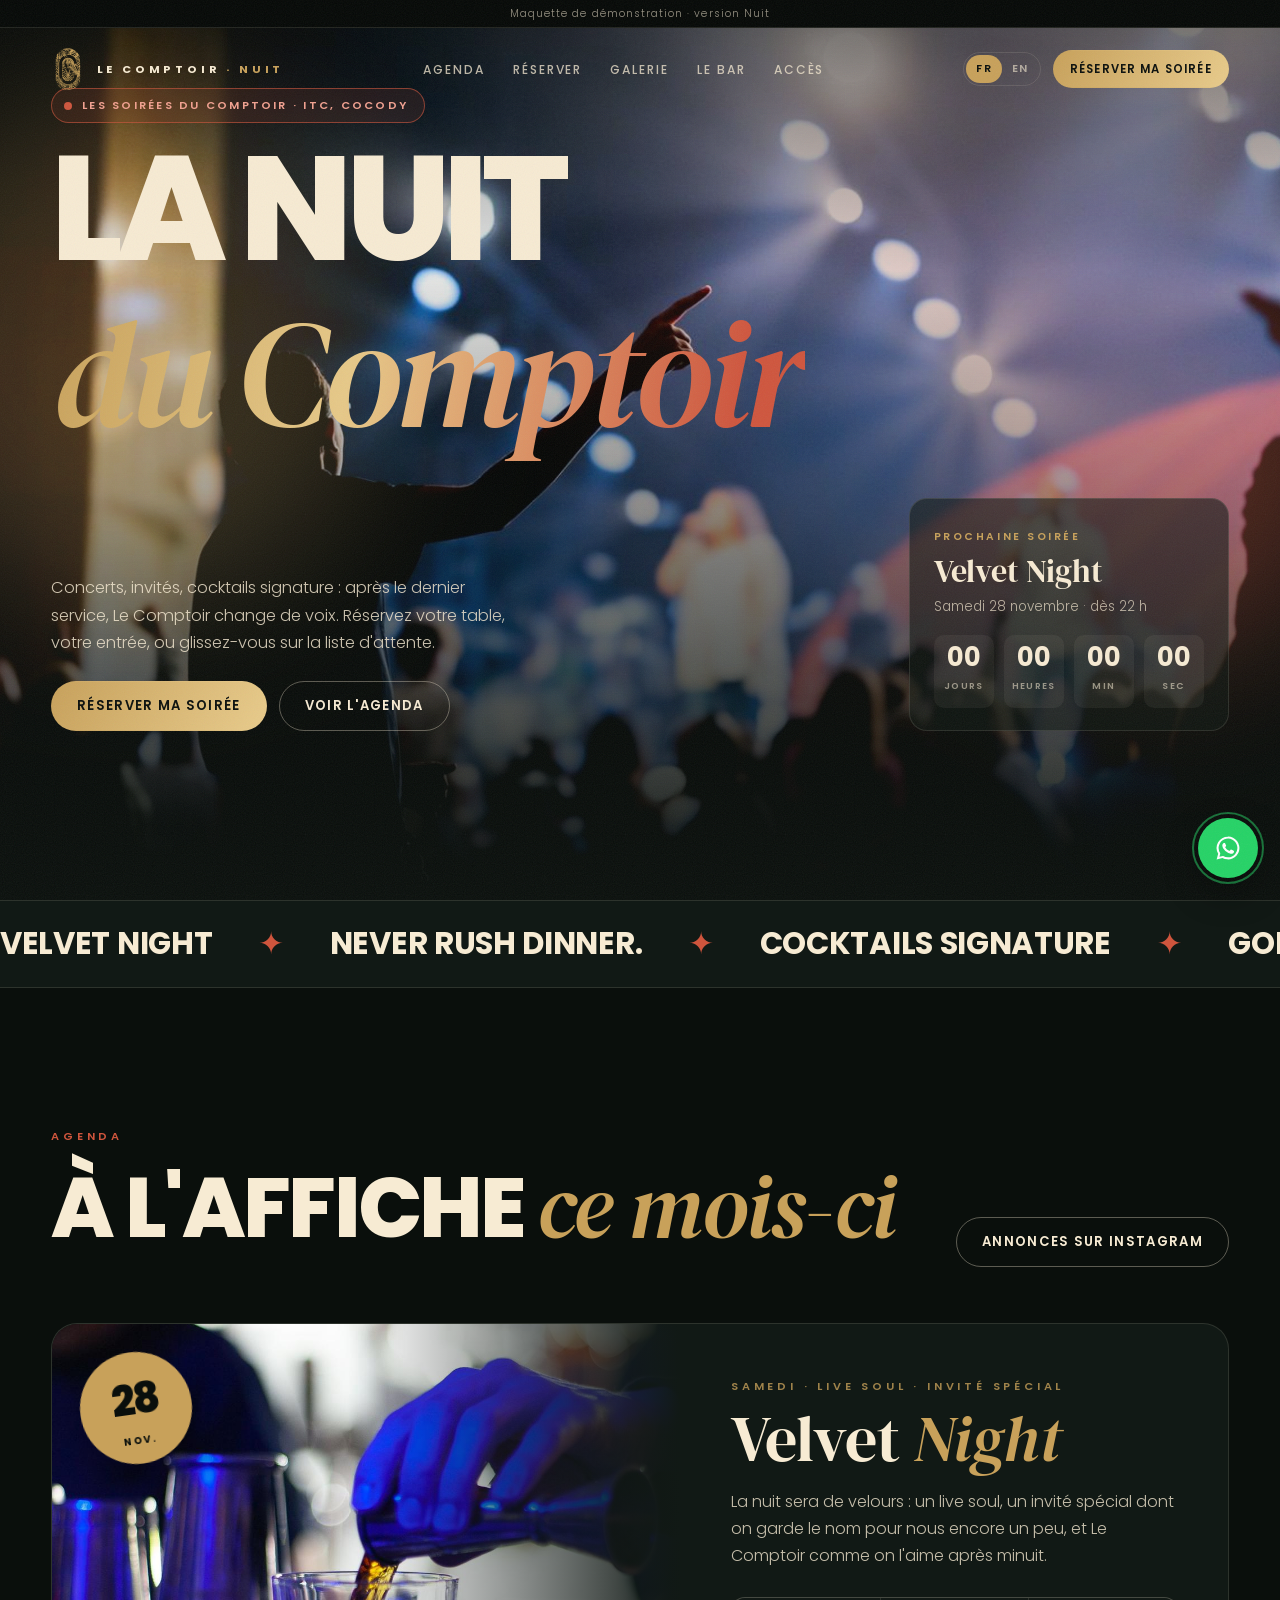
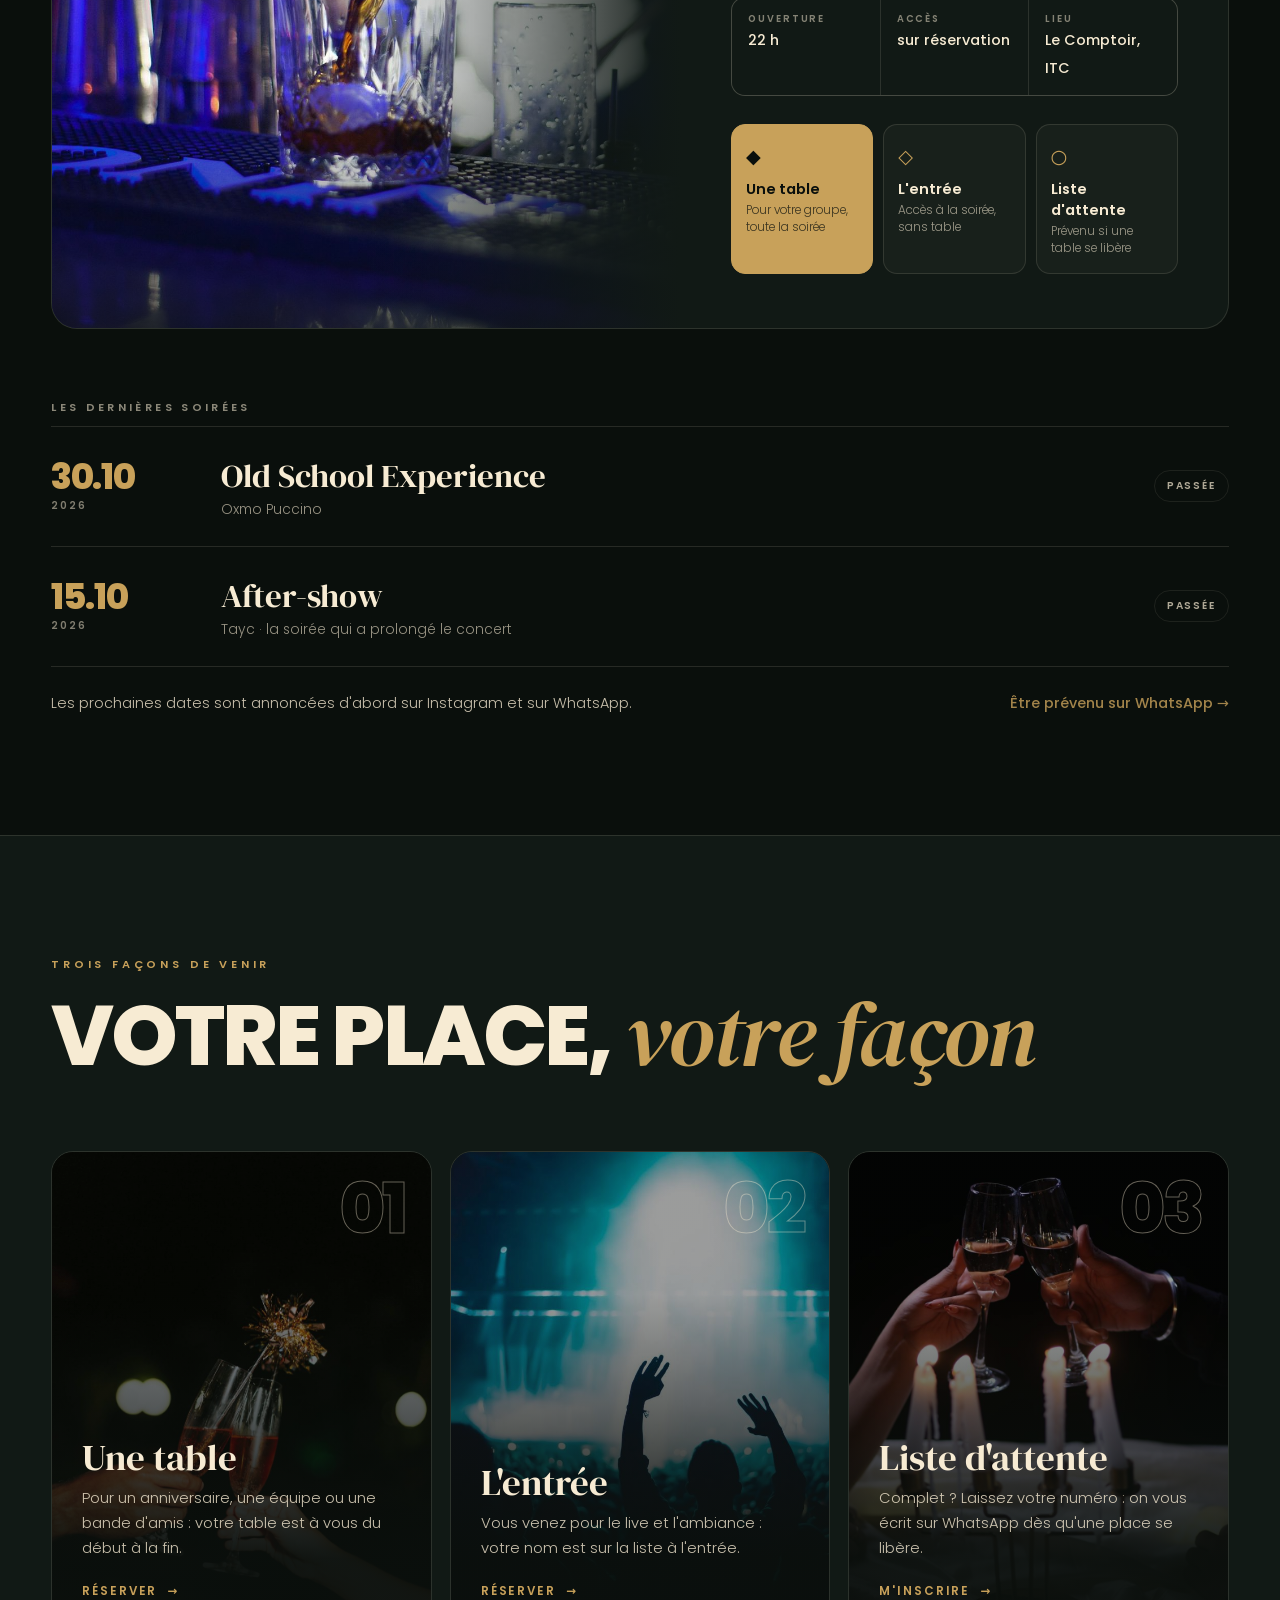
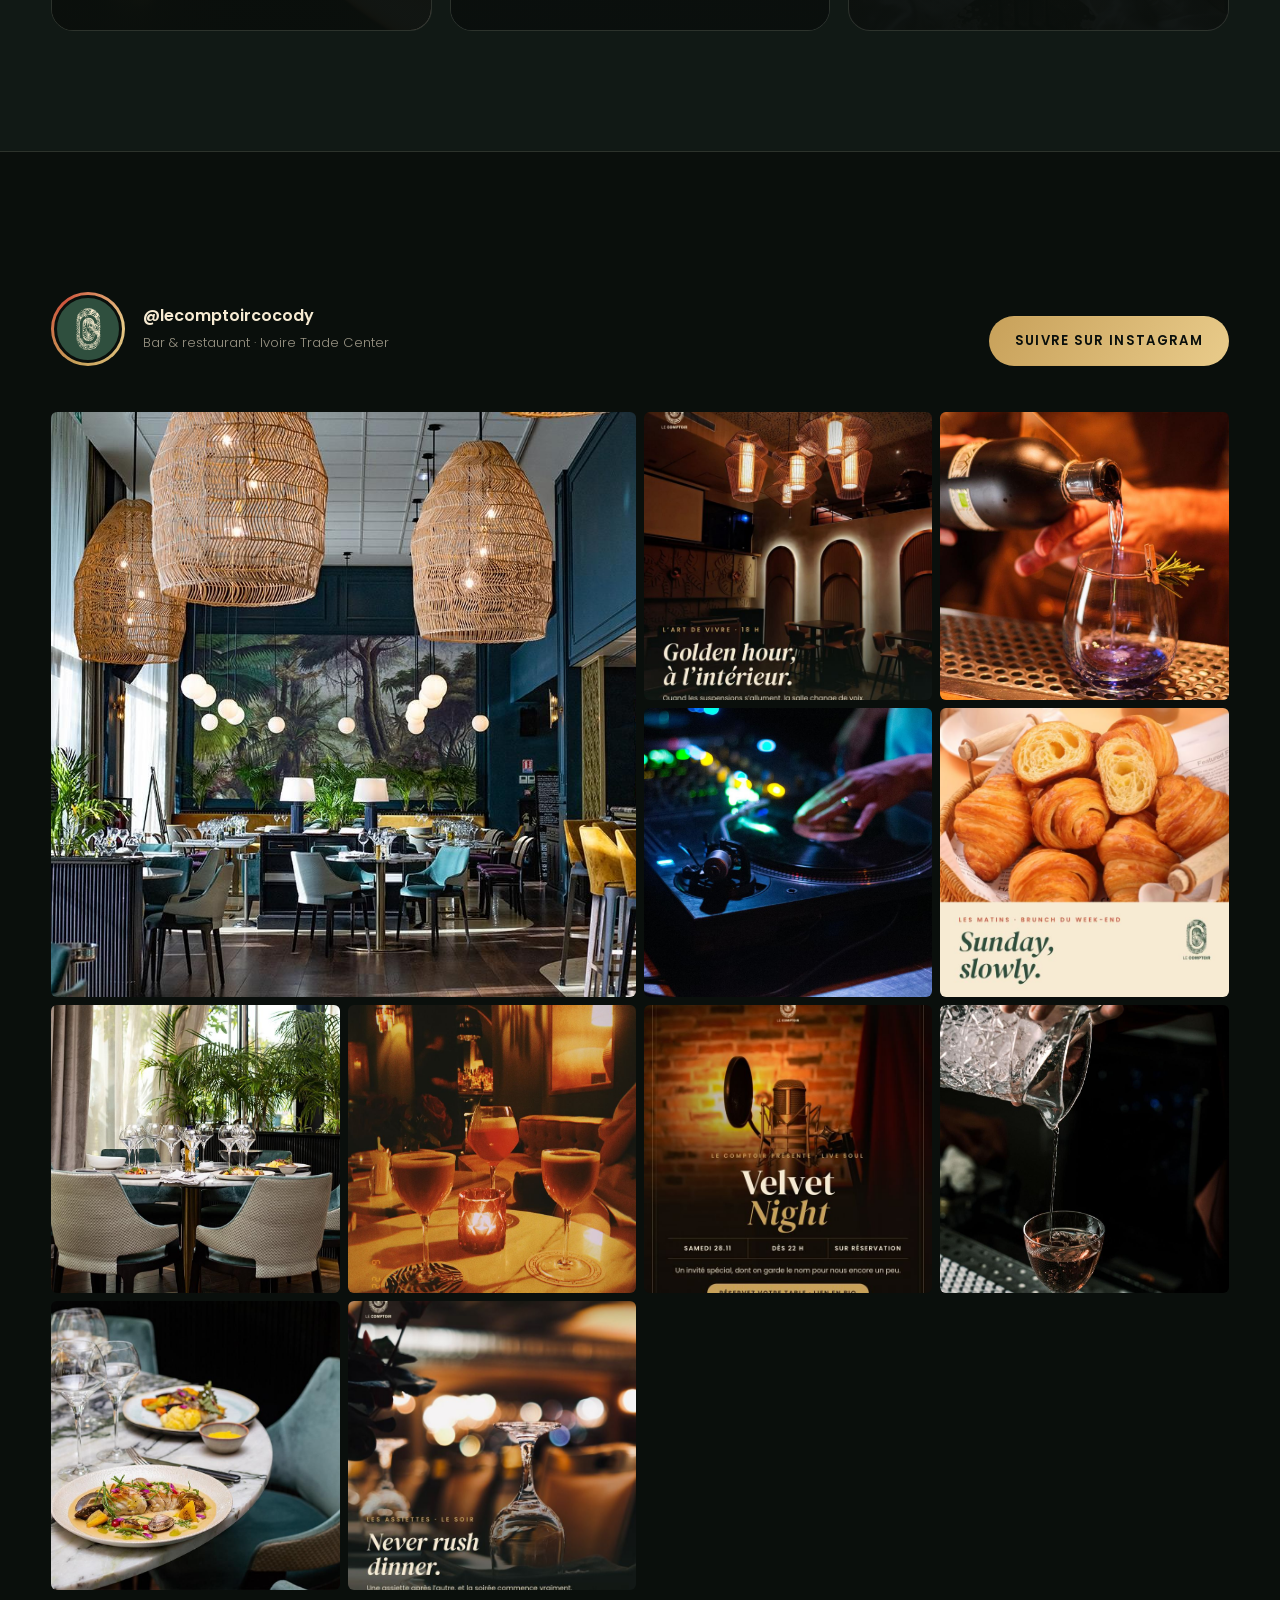
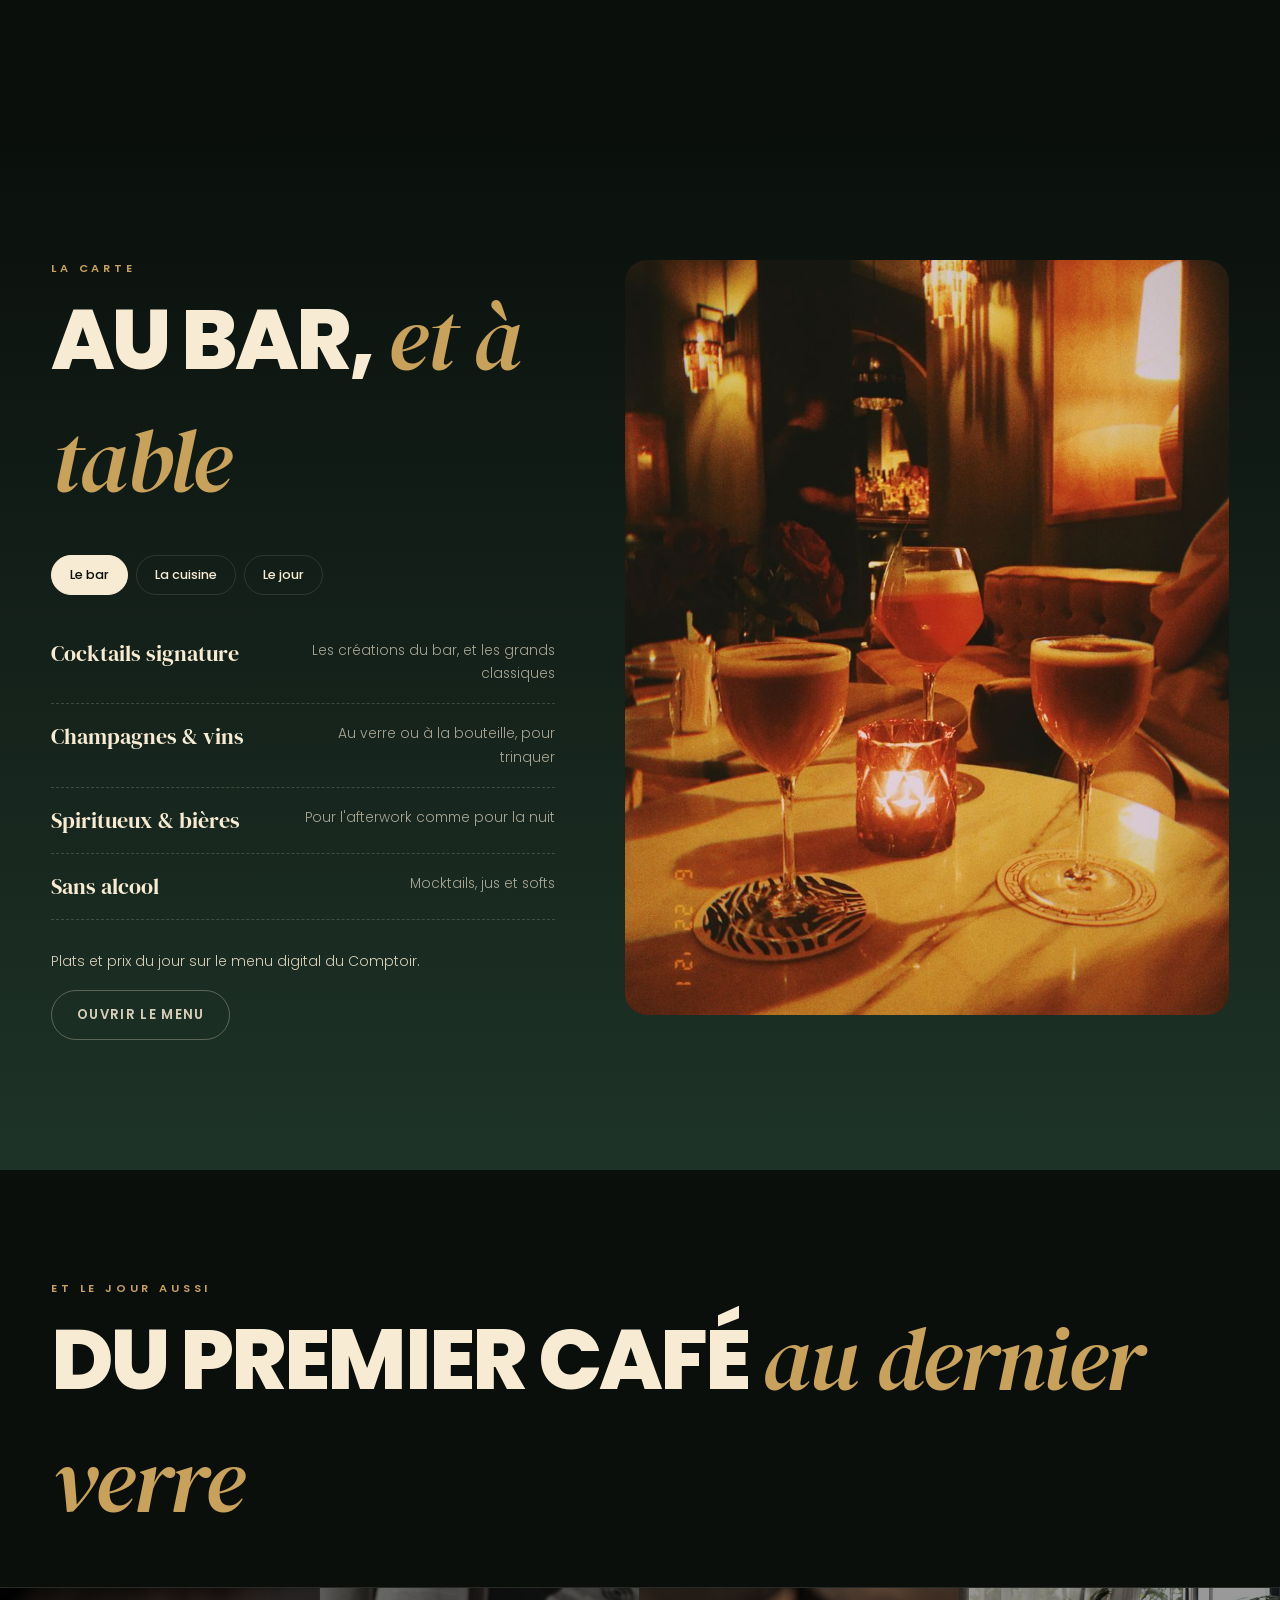
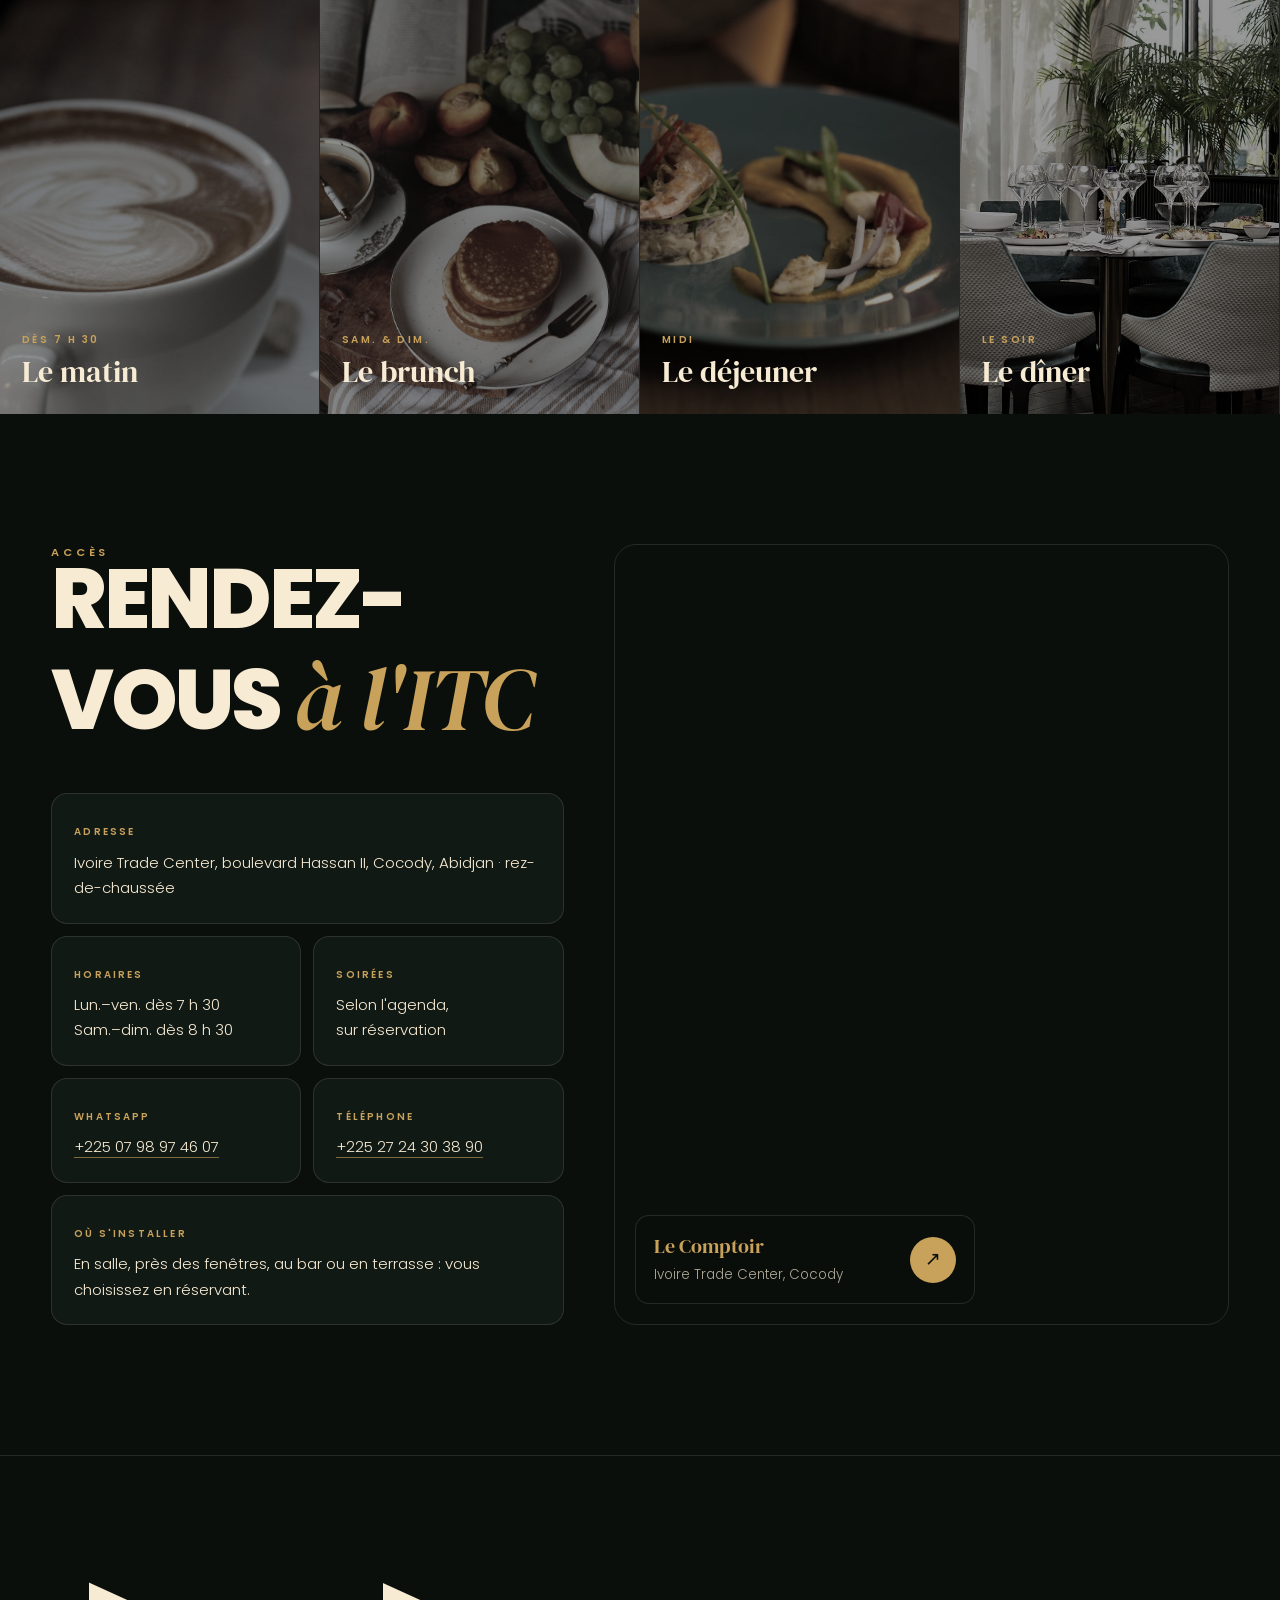
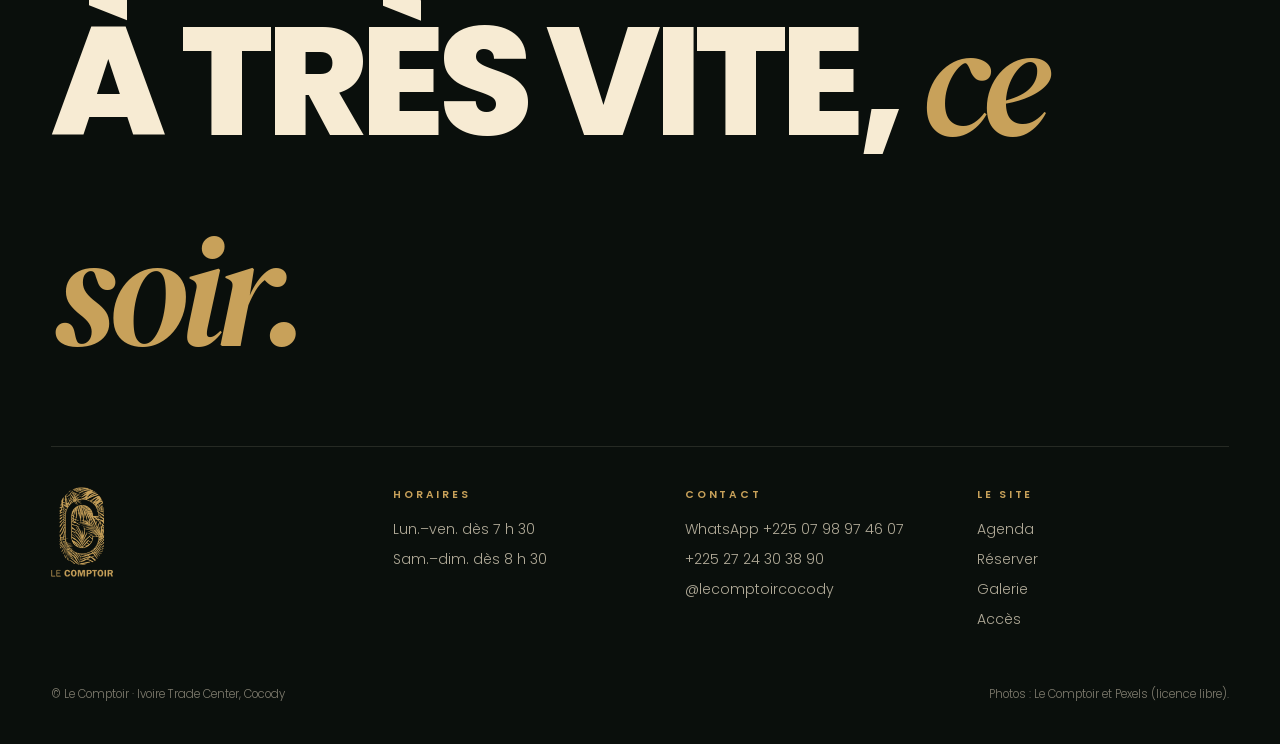
<file: version-b/index.html>
<!DOCTYPE html>
<html lang="fr">
<head>
<meta charset="utf-8">
<meta name="viewport" content="width=device-width, initial-scale=1, viewport-fit=cover">
<title>La Nuit du Comptoir · Bar & restaurant, Ivoire Trade Center</title>
<meta name="description" content="Les soirées du Comptoir à l'Ivoire Trade Center, Cocody : agenda, réservation de table ou d'entrée, liste d'attente.">
<meta name="robots" content="noindex, nofollow">
<meta name="theme-color" content="#0A0F0C">
<link rel="icon" href="../assets/img/favicon.png">
<link rel="preconnect" href="https://fonts.googleapis.com"><link rel="preconnect" href="https://fonts.gstatic.com" crossorigin>
<link href="https://fonts.googleapis.com/css2?family=DM+Serif+Display:ital@0;1&family=Poppins:wght@300;400;500;600;700;800&display=swap" rel="stylesheet">
<link rel="preload" as="image" href="../assets/v2/nuit-scene.jpg">
<style>
:root{--noir:#0A0F0C;--n2:#111915;--n3:#18231D;--vert:#2F4F3E;--vf:#1E3328;--creme:#F7EBD3;--or:#C8A15A;--or2:#E7C988;--terra:#CF553D;--line:rgba(247,235,211,.12);
--serif:'DM Serif Display',Georgia,serif;--sans:'Poppins',system-ui,sans-serif;--ban:28px}
*{box-sizing:border-box;margin:0;padding:0}
html{scroll-behavior:smooth;scroll-padding-top:80px;background:var(--noir)}
body{font:300 1rem/1.7 var(--sans);color:var(--creme);background:var(--noir);-webkit-font-smoothing:antialiased;overflow-x:clip}
body::before{content:"";position:fixed;inset:0;z-index:100;pointer-events:none;opacity:.07;background-image:url("data:image/svg+xml,%3Csvg xmlns='http://www.w3.org/2000/svg' width='160' height='160'%3E%3Cfilter id='n'%3E%3CfeTurbulence type='fractalNoise' baseFrequency='.9' numOctaves='2'/%3E%3C/filter%3E%3Crect width='100%25' height='100%25' filter='url(%23n)'/%3E%3C/svg%3E")}
img{display:block;max-width:100%}
a{color:inherit}
h1,h2,h3{font-weight:400;line-height:1}
.w{width:min(1320px,92vw);margin:auto}
.ey{font:600 .7rem var(--sans);letter-spacing:.34em;text-transform:uppercase;color:var(--or)}
.ey.t{color:var(--terra)}
.H{font:800 clamp(2.8rem,6.6vw,6.2rem)/.9 var(--sans);letter-spacing:-.035em;text-transform:uppercase}
.H em{font:italic 400 1.05em var(--serif);text-transform:none;letter-spacing:-.02em;color:var(--or)}
.btn{display:inline-flex;align-items:center;justify-content:center;gap:.6em;padding:1.05em 1.9em;border-radius:999px;font:600 .82rem var(--sans);letter-spacing:.1em;text-transform:uppercase;text-decoration:none;border:1px solid transparent;transition:.3s;cursor:pointer;position:relative;overflow:hidden}
.btn-or{background:linear-gradient(120deg,var(--or),var(--or2),var(--or));background-size:200% 100%;color:var(--noir);box-shadow:0 0 0 0 rgba(200,161,90,.5)}
.btn-or:hover{background-position:100% 0;box-shadow:0 10px 40px rgba(200,161,90,.35);transform:translateY(-2px)}
.btn-ghost{border-color:rgba(247,235,211,.35);color:var(--creme)}.btn-ghost:hover{border-color:var(--or);color:var(--or)}
.btn-t{background:var(--terra);color:#fff}.btn-t:hover{background:#dd664e}
.demo{position:fixed;inset:0 0 auto;height:var(--ban);z-index:90;background:#050806;color:rgba(247,235,211,.6);font-size:.66rem;letter-spacing:.1em;display:flex;align-items:center;justify-content:center;text-align:center;padding:0 10px;border-bottom:1px solid var(--line)}
/* nav */
.nav{position:fixed;top:var(--ban);inset-inline:0;z-index:60;padding:20px 0;transition:.4s}
.nav.solid{background:rgba(10,15,12,.82);backdrop-filter:blur(16px);padding:10px 0;border-bottom:1px solid var(--line)}
.nav .w{display:flex;align-items:center;justify-content:space-between;gap:20px}
.brand{display:flex;align-items:center;gap:12px;text-decoration:none}
.brand img{height:42px;width:auto}
.brand b{font:700 .7rem var(--sans);letter-spacing:.34em}
.brand b i{font-style:normal;color:var(--or)}
.menu{display:flex;gap:28px;list-style:none}
.menu a{text-decoration:none;font:500 .76rem var(--sans);letter-spacing:.16em;text-transform:uppercase;opacity:.75;transition:.25s}
.menu a:hover{opacity:1;color:var(--or)}
.nr{display:flex;align-items:center;gap:12px}
.lang{display:flex;border:1px solid var(--line);border-radius:999px;padding:2px}
.lang button{background:none;border:0;color:inherit;font:600 .68rem var(--sans);padding:6px 10px;border-radius:999px;cursor:pointer;letter-spacing:.1em;opacity:.6}
.lang button.on{background:var(--or);color:var(--noir);opacity:1}
.nav .btn{padding:.8em 1.4em;font-size:.72rem}
.burger{display:none;width:44px;height:44px;border:0;background:none;position:relative;cursor:pointer;color:var(--creme)}
.burger i{position:absolute;left:11px;right:11px;height:1.5px;background:currentColor;transition:.35s}
.burger i:nth-child(1){top:17px}.burger i:nth-child(2){top:26px;left:19px}
.menu-open .burger i:nth-child(1){top:21px;transform:rotate(45deg)}
.menu-open .burger i:nth-child(2){top:21px;left:11px;transform:rotate(-45deg)}
/* hero */
.hero{position:relative;min-height:100svh;display:flex;align-items:flex-end;overflow:hidden;isolation:isolate}
.hero .bg{position:absolute;inset:0;z-index:-2}
.hero .bg img{width:100%;height:100%;object-fit:cover;filter:saturate(1.1) contrast(1.05);transform:scale(1.08);animation:zoom 18s ease-out forwards}
@keyframes zoom{to{transform:scale(1)}}
.hero::before{content:"";position:absolute;inset:0;z-index:-1;background:linear-gradient(180deg,rgba(10,15,12,.6),rgba(10,15,12,.1) 30%,rgba(10,15,12,.55) 62%,var(--noir)),radial-gradient(circle at 80% 30%,rgba(207,85,61,.25),transparent 45%)}
.orb{position:absolute;z-index:-1;border-radius:50%;filter:blur(70px);opacity:.55;mix-blend-mode:screen;animation:float 14s ease-in-out infinite alternate}
.orb.o1{width:40vw;height:40vw;background:#C8A15A;left:-10vw;top:10vh;opacity:.25}
.orb.o2{width:30vw;height:30vw;background:#CF553D;right:-6vw;top:30vh;animation-delay:-5s;opacity:.3}
@keyframes float{to{transform:translate(6vw,-4vh) scale(1.15)}}
.hero .w{padding:0 0 9vh}
.live{display:inline-flex;align-items:center;gap:10px;padding:8px 16px 8px 12px;border:1px solid rgba(207,85,61,.6);border-radius:999px;font:600 .7rem var(--sans);letter-spacing:.2em;text-transform:uppercase;color:#F2A190;background:rgba(207,85,61,.12);backdrop-filter:blur(6px)}
.live i{width:8px;height:8px;border-radius:50%;background:var(--terra);animation:blink 1.4s infinite}
@keyframes blink{50%{opacity:.25}}
.hero h1{margin:26px 0 22px;font:800 clamp(3.6rem,11.5vw,11.5rem)/.82 var(--sans);letter-spacing:-.05em;text-transform:uppercase}
.hero h1 .l{display:block;overflow:hidden}
.hero h1 .l>span{display:block;transform:translateY(105%);animation:up 1.1s cubic-bezier(.2,.8,.2,1) forwards}
.hero h1 .l:nth-child(2)>span{animation-delay:.12s}
.hero h1 em{font:italic 400 1.02em var(--serif);text-transform:none;letter-spacing:-.03em;background:linear-gradient(100deg,var(--or),var(--or2) 40%,var(--terra) 90%);-webkit-background-clip:text;background-clip:text;color:transparent}
@keyframes up{to{transform:none}}
.hero .row{display:flex;justify-content:space-between;align-items:flex-end;gap:40px;flex-wrap:wrap;opacity:0;animation:fade 1s .7s forwards}
@keyframes fade{from{opacity:0;transform:translateY(14px)}to{opacity:1;transform:none}}
.hero p.lead{max-width:470px;opacity:.82;font-size:1.02rem}
.hero .cta{display:flex;gap:12px;flex-wrap:wrap;margin-top:24px}
.next{min-width:320px;padding:22px 24px;border:1px solid var(--line);border-radius:18px;background:rgba(17,25,21,.6);backdrop-filter:blur(14px)}
.next small{font:600 .66rem var(--sans);letter-spacing:.24em;text-transform:uppercase;color:var(--or)}
.next b{display:block;font:400 2rem/1.1 var(--serif);margin:6px 0 2px}
.next span{font-size:.84rem;opacity:.7}
.cd{display:flex;gap:10px;margin-top:16px}
.cd div{flex:1;text-align:center;padding:10px 4px;border-radius:10px;background:rgba(247,235,211,.06)}
.cd b{font:700 1.6rem/1 var(--sans);margin:0;font-variant-numeric:tabular-nums;letter-spacing:-.02em}
.cd small{font-size:.58rem;letter-spacing:.14em;color:var(--creme);opacity:.55}
/* ticker */
.tick{border-block:1px solid var(--line);background:var(--n2);overflow:hidden;padding:20px 0}
.tick .tr{display:flex;gap:46px;width:max-content;animation:mq 34s linear infinite;font:700 clamp(1.3rem,2.4vw,2rem) var(--sans);text-transform:uppercase;letter-spacing:-.01em;white-space:nowrap}
.tick .tr span:nth-child(even){font:italic 400 1.1em var(--serif);text-transform:none;color:var(--or)}
.tick .tr i{color:var(--terra);font-style:normal}
@keyframes mq{to{transform:translateX(-50%)}}
/* agenda */
.ag{padding:140px 0 120px;position:relative}
.ag .top{display:flex;justify-content:space-between;align-items:flex-end;gap:30px;flex-wrap:wrap;margin-bottom:56px}
.ev{display:grid;grid-template-columns:1.15fr 1fr;border:1px solid var(--line);border-radius:26px;overflow:hidden;background:var(--n2);position:relative}
.ev .ph{position:relative;min-height:560px;overflow:hidden}
.ev .ph img{position:absolute;inset:0;width:100%;height:100%;object-fit:cover;transition:transform 1.2s}
.ev:hover .ph img{transform:scale(1.04)}
.ev .ph::after{content:"";position:absolute;inset:0;background:linear-gradient(90deg,transparent 50%,var(--n2)),linear-gradient(0deg,rgba(10,15,12,.7),transparent 40%)}
.ev .stamp{position:absolute;left:28px;top:28px;z-index:1;width:112px;height:112px;border-radius:50%;background:var(--or);color:var(--noir);display:grid;place-items:center;text-align:center;line-height:1;transform:rotate(-8deg);box-shadow:0 18px 40px rgba(0,0,0,.4)}
.ev .stamp b{display:block;font:800 2.6rem var(--sans);letter-spacing:-.04em}
.ev .stamp small{font:700 .62rem var(--sans);letter-spacing:.2em;text-transform:uppercase}
.ev .tx{padding:54px 50px;display:flex;flex-direction:column;justify-content:center}
.ev h3{font:400 clamp(3rem,5vw,4.6rem)/.95 var(--serif);margin:14px 0 18px}
.ev h3 em{color:var(--or)}
.ev p{opacity:.78}
.facts{display:grid;grid-template-columns:repeat(3,1fr);gap:1px;background:var(--line);border:1px solid var(--line);border-radius:14px;overflow:hidden;margin:28px 0}
.facts div{background:var(--n2);padding:14px 16px}
.facts small{display:block;font:600 .6rem var(--sans);letter-spacing:.2em;text-transform:uppercase;opacity:.5}
.facts span{font-size:.9rem;font-weight:500}
.opts{display:grid;grid-template-columns:repeat(3,1fr);gap:10px}
.opt{display:block;text-decoration:none;padding:16px 14px;border-radius:14px;border:1px solid var(--line);background:rgba(247,235,211,.03);transition:.3s}
.opt:hover{border-color:var(--or);background:rgba(200,161,90,.08);transform:translateY(-3px)}
.opt b{display:block;font:600 .9rem var(--sans);margin-bottom:2px}
.opt small{font-size:.74rem;opacity:.6;line-height:1.4;display:block}
.opt i{font-style:normal;color:var(--or);font-size:1.2rem;display:block;margin-bottom:6px}
.opt.main{background:var(--or);color:var(--noir);border-color:var(--or)}.opt.main small{opacity:.75}.opt.main i{color:var(--noir)}
.opt.main:hover{background:var(--or2)}
.arch{margin-top:70px}
.arch h4{font:600 .7rem var(--sans);letter-spacing:.3em;text-transform:uppercase;opacity:.55;margin-bottom:10px}
.arch ul{list-style:none}
.arch li{display:grid;grid-template-columns:140px 1fr auto;gap:30px;align-items:center;padding:26px 0;border-top:1px solid var(--line);transition:.35s}
.arch li:last-child{border-bottom:1px solid var(--line)}
.arch li:hover{padding-left:16px;background:linear-gradient(90deg,rgba(200,161,90,.07),transparent)}
.arch .d{font:800 2.2rem/1 var(--sans);letter-spacing:-.04em;color:var(--or)}
.arch .d small{display:block;font:600 .62rem var(--sans);letter-spacing:.2em;color:var(--creme);opacity:.5;margin-top:4px}
.arch .n{font:400 clamp(1.5rem,2.6vw,2.2rem) var(--serif)}
.arch .n small{display:block;font:300 .86rem var(--sans);opacity:.6;margin-top:2px}
.arch .tag{font:600 .64rem var(--sans);letter-spacing:.18em;text-transform:uppercase;padding:7px 12px;border-radius:999px;border:1px solid var(--line);opacity:.7}
.arch .more{display:flex;justify-content:space-between;align-items:center;gap:20px;flex-wrap:wrap;padding:24px 0 0;font-size:.9rem;opacity:.8}
.arch .more a{color:var(--or);text-decoration:none;font-weight:500}
/* formules */
.how{padding:120px 0;background:var(--n2);border-block:1px solid var(--line)}
.how .g{display:grid;grid-template-columns:repeat(3,1fr);gap:18px;margin-top:56px}
.card{position:relative;border-radius:22px;overflow:hidden;min-height:480px;display:flex;flex-direction:column;justify-content:flex-end;padding:30px;text-decoration:none;border:1px solid var(--line);isolation:isolate}
.card img{position:absolute;inset:0;width:100%;height:100%;object-fit:cover;z-index:-2;transition:transform 1s,filter .6s;filter:brightness(.75)}
.card::after{content:"";position:absolute;inset:0;z-index:-1;background:linear-gradient(0deg,rgba(10,15,12,.95) 15%,rgba(10,15,12,.2) 70%)}
.card:hover img{transform:scale(1.06);filter:brightness(.9)}
.card .k{font:800 4.4rem/1 var(--sans);letter-spacing:-.05em;color:transparent;-webkit-text-stroke:1px rgba(247,235,211,.4);position:absolute;top:22px;right:26px}
.card h3{font:400 2.3rem/1 var(--serif);margin-bottom:10px}
.card p{font-size:.92rem;opacity:.8;margin-bottom:22px}
.card .go{font:600 .74rem var(--sans);letter-spacing:.16em;text-transform:uppercase;color:var(--or);display:flex;align-items:center;gap:10px}
.card .go::after{content:"→";transition:transform .3s}
.card:hover .go::after{transform:translateX(6px)}
/* galerie */
.gal{padding:140px 0}
.gal .top{display:flex;justify-content:space-between;align-items:flex-end;gap:30px;flex-wrap:wrap;margin-bottom:46px}
.prof{display:flex;align-items:center;gap:18px}
.prof .av{width:74px;height:74px;border-radius:50%;padding:3px;background:conic-gradient(from 200deg,var(--or),var(--terra),var(--or2),var(--or))}
.prof .av span{display:grid;place-items:center;width:100%;height:100%;border-radius:50%;background:var(--vert);border:3px solid var(--noir)}
.prof .av img{height:42px;width:auto}
.prof b{font:600 1rem var(--sans);display:block}
.prof small{opacity:.6;font-size:.82rem}
.grid{display:grid;grid-template-columns:repeat(4,1fr);gap:8px}
.grid button{position:relative;aspect-ratio:1;border:0;padding:0;cursor:zoom-in;overflow:hidden;border-radius:6px;background:var(--n3)}
.grid button.big{grid-column:span 2;grid-row:span 2}
.grid img{width:100%;height:100%;object-fit:cover;transition:transform .8s,filter .5s}
.grid button::after{content:"";position:absolute;inset:0;background:rgba(10,15,12,.35);opacity:0;transition:.4s}
.grid button:hover img{transform:scale(1.07)}
.grid button:hover::after{opacity:1}
.lb{position:fixed;inset:0;z-index:120;background:rgba(5,8,6,.94);backdrop-filter:blur(10px);display:grid;place-items:center;opacity:0;pointer-events:none;transition:.35s}
.lb.on{opacity:1;pointer-events:auto}
.lb img{max-width:min(92vw,1100px);max-height:82vh;border-radius:10px;transform:scale(.94);transition:.4s;box-shadow:0 40px 80px rgba(0,0,0,.6)}
.lb.on img{transform:none}
.lb button{position:absolute;background:rgba(247,235,211,.1);border:1px solid var(--line);color:var(--creme);width:52px;height:52px;border-radius:50%;font-size:1.3rem;cursor:pointer}
.lb .x{top:calc(var(--ban) + 18px);right:22px}.lb .p{left:22px;top:50%}.lb .n{right:22px;top:50%}
.lb small{position:absolute;bottom:24px;left:0;right:0;text-align:center;opacity:.6;font-size:.8rem}
/* carte */
.menuS{padding:130px 0;background:linear-gradient(180deg,var(--noir),var(--vf))}
.menuS .g{display:grid;grid-template-columns:1fr 1.2fr;gap:70px;align-items:start}
.tabs{display:flex;gap:8px;flex-wrap:wrap;margin:34px 0 26px}
.tabs button{background:none;border:1px solid var(--line);color:var(--creme);font:500 .8rem var(--sans);padding:10px 18px;border-radius:999px;cursor:pointer;transition:.3s}
.tabs button.on{background:var(--creme);color:var(--noir);border-color:var(--creme)}
.panel{display:none;animation:fade .5s}
.panel.on{display:block}
.panel li{list-style:none;display:flex;justify-content:space-between;gap:20px;padding:18px 0;border-bottom:1px dashed rgba(247,235,211,.18)}
.panel li b{font:400 1.35rem var(--serif)}
.panel li span{font-size:.86rem;opacity:.65;text-align:right;max-width:52%}
.menuS .vis{position:sticky;top:120px;border-radius:22px;overflow:hidden;aspect-ratio:4/5}
.menuS .vis img{width:100%;height:100%;object-fit:cover;transition:opacity .4s}
.menuS .note{margin-top:30px;display:flex;gap:16px;align-items:center;flex-wrap:wrap;font-size:.88rem;opacity:.85}
/* jour */
.jour{display:grid;grid-template-columns:repeat(4,1fr);border-top:1px solid var(--line)}
.jour a{position:relative;aspect-ratio:3/4;overflow:hidden;text-decoration:none;border-right:1px solid var(--line)}
.jour img{position:absolute;inset:0;width:100%;height:100%;object-fit:cover;filter:grayscale(.6) brightness(.6);transition:1s}
.jour a:hover img{filter:none;transform:scale(1.05)}
.jour span{position:absolute;left:22px;bottom:22px;right:22px}
.jour small{font:600 .64rem var(--sans);letter-spacing:.24em;text-transform:uppercase;color:var(--or)}
.jour b{display:block;font:400 1.9rem var(--serif)}
.jourh{padding:110px 0 46px}
/* accès */
.acc{padding:130px 0}
.acc .g{display:grid;grid-template-columns:1fr 1.2fr;gap:50px}
.blocks{display:grid;grid-template-columns:1fr 1fr;gap:12px;margin-top:34px}
.blk{padding:22px;border:1px solid var(--line);border-radius:16px;background:var(--n2)}
.blk small{font:600 .62rem var(--sans);letter-spacing:.22em;text-transform:uppercase;color:var(--or)}
.blk p{margin-top:6px;font-size:.94rem}
.blk a{text-decoration:none;border-bottom:1px solid rgba(200,161,90,.6)}
.blk.wide{grid-column:1/-1}
.map{position:relative;border-radius:22px;overflow:hidden;min-height:500px;border:1px solid var(--line)}
.map iframe{position:absolute;inset:0;width:100%;height:100%;border:0;filter:invert(.92) hue-rotate(180deg) saturate(.5) brightness(.95)}
.map .pin{position:absolute;left:20px;bottom:20px;right:20px;max-width:340px;background:rgba(10,15,12,.88);backdrop-filter:blur(10px);border:1px solid var(--line);border-radius:14px;padding:16px 18px;display:flex;justify-content:space-between;align-items:center;gap:14px}
.map .pin b{font:400 1.25rem var(--serif);color:var(--or);display:block}
.map .pin small{opacity:.7}
.map .pin a{flex:none;width:46px;height:46px;border-radius:50%;background:var(--or);color:var(--noir);display:grid;place-items:center;text-decoration:none;font-size:1.2rem}
/* footer */
footer{padding:120px 0 40px;border-top:1px solid var(--line);position:relative;overflow:hidden}
footer .big{font:800 clamp(3.2rem,12vw,12rem)/.82 var(--sans);letter-spacing:-.05em;text-transform:uppercase;margin-bottom:50px}
footer .big em{font:italic 400 1em var(--serif);text-transform:none;color:var(--or)}
footer .cols{display:grid;grid-template-columns:1.2fr 1fr 1fr 1fr;gap:40px;padding-top:40px;border-top:1px solid var(--line);font-size:.88rem;color:rgba(247,235,211,.7)}
footer img{height:90px;width:auto}
footer h6{font:600 .66rem var(--sans);letter-spacing:.26em;text-transform:uppercase;color:var(--or);margin-bottom:12px}
footer ul{list-style:none}footer li{padding:3px 0}footer a{text-decoration:none}footer a:hover{color:var(--creme)}
footer .bt{display:flex;justify-content:space-between;gap:20px;flex-wrap:wrap;margin-top:50px;font-size:.72rem;opacity:.5}
.wa{position:fixed;right:22px;bottom:22px;z-index:65;width:60px;height:60px;border-radius:50%;background:#25D366;display:grid;place-items:center;box-shadow:0 14px 34px rgba(0,0,0,.45);transition:.3s}
.wa:hover{transform:scale(1.08) rotate(-6deg)}
.wa::before{content:"";position:absolute;inset:-6px;border-radius:50%;border:2px solid rgba(37,211,102,.5);animation:ring 2.4s infinite}
@keyframes ring{from{transform:scale(.9);opacity:1}to{transform:scale(1.35);opacity:0}}
.wa .tip{position:absolute;right:72px;white-space:nowrap;background:var(--creme);color:var(--noir);font:600 .78rem var(--sans);padding:8px 14px;border-radius:999px;opacity:0;transform:translateX(10px);transition:.3s;pointer-events:none}
.wa:hover .tip{opacity:1;transform:none}
.mcta{display:none}
.rv{opacity:0;transform:translateY(40px);transition:opacity 1s cubic-bezier(.2,.8,.2,1),transform 1s cubic-bezier(.2,.8,.2,1)}
.rv.in{opacity:1;transform:none}
@media (max-width:1100px){.menu{gap:18px}.ev{grid-template-columns:1fr}.ev .ph{min-height:380px}.ev .ph::after{background:linear-gradient(0deg,var(--n2),transparent 50%)}}
@media (max-width:900px){
  :root{--ban:24px}.demo{font-size:.58rem}
  .burger{display:block}.nav .btn{display:none}.brand b{display:none}.brand img{height:36px}
  .menu{position:fixed;inset:0;z-index:-1;flex-direction:column;justify-content:center;gap:6px;padding:0 8vw;background:var(--noir);opacity:0;pointer-events:none;transition:.45s}
  .menu a{font:800 2.4rem var(--sans);letter-spacing:-.03em;opacity:1}
  .menu-open .menu{opacity:1;pointer-events:auto}
  .hero{padding-top:calc(var(--ban) + 90px)}
  .hero .w{padding-bottom:110px}
  .hero h1{font-size:clamp(3.2rem,17vw,6rem)}
  .next{min-width:0;width:100%}
  .ag,.gal,.acc,.menuS,.how{padding:90px 0}
  .ev .tx{padding:30px 22px 26px}
  .ev .stamp{width:88px;height:88px}.ev .stamp b{font-size:2rem}
  .facts{grid-template-columns:1fr 1fr}.facts div:last-child{grid-column:1/-1}
  .opts{grid-template-columns:1fr}
  .opt{display:grid;grid-template-columns:30px 1fr;column-gap:10px;align-items:center}.opt i{grid-row:span 2;margin:0}
  .arch li{grid-template-columns:76px 1fr;gap:14px}.arch .tag{display:none}.arch .d{font-size:1.6rem}
  .how .g{grid-template-columns:1fr}.card{min-height:340px}
  .grid{grid-template-columns:repeat(3,1fr);gap:4px}.grid button.big{grid-column:span 3;grid-row:auto;aspect-ratio:4/3}
  .menuS .g,.acc .g{grid-template-columns:1fr;gap:34px}
  .menuS .vis{position:relative;top:0;aspect-ratio:16/10;order:-1}
  .panel li{flex-direction:column;gap:2px}.panel li span{text-align:left;max-width:none}
  .jour{grid-template-columns:1fr 1fr}.jour a{aspect-ratio:1}.jour b{font-size:1.4rem}.jour span{left:14px;bottom:14px}
  .blocks{grid-template-columns:1fr}
  .map{min-height:360px}
  footer .cols{grid-template-columns:1fr 1fr}footer .cols>div:first-child{grid-column:1/-1}
  footer{padding-bottom:110px}
  .wa{display:none}
  .mcta{display:grid;grid-template-columns:1fr 54px;gap:10px;position:fixed;left:0;right:0;bottom:0;z-index:65;padding:10px 12px calc(10px + env(safe-area-inset-bottom));background:rgba(10,15,12,.94);backdrop-filter:blur(12px);border-top:1px solid var(--line);transform:translateY(110%);transition:.4s}
  .scrolled .mcta{transform:none}
  .mcta .wq{display:grid;place-items:center;background:#25D366;border-radius:999px}
  .lb .p,.lb .n{top:auto;bottom:60px}
}
@media (prefers-reduced-motion:reduce){*{animation:none!important;transition:none!important}.rv{opacity:1;transform:none}.hero h1 .l>span{transform:none}.hero .row{opacity:1}}
</style>
</head>
<body>
<div class="demo" data-i18n="demo">Maquette de démonstration · version Nuit</div>

<header class="nav" data-nav>
  <div class="w">
    <a href="#top" class="brand" aria-label="Le Comptoir"><img src="../assets/img/logo_or_c.png" alt="Le Comptoir"><b>LE COMPTOIR <i>· NUIT</i></b></a>
    <ul class="menu" data-menu>
      <li><a href="#agenda" data-i18n="n1">Agenda</a></li>
      <li><a href="#formules" data-i18n="n2">Réserver</a></li>
      <li><a href="#galerie" data-i18n="n3">Galerie</a></li>
      <li><a href="#bar" data-i18n="n4">Le bar</a></li>
      <li><a href="#acces" data-i18n="n5">Accès</a></li>
    </ul>
    <div class="nr">
      <div class="lang" role="group" aria-label="Langue"><button data-l="fr" class="on">FR</button><button data-l="en">EN</button></div>
      <a href="reserver.html?moment=soiree" class="btn btn-or" data-i18n="cta">Réserver ma soirée</a>
      <button class="burger" data-burger aria-label="Menu" aria-expanded="false"><i></i><i></i></button>
    </div>
  </div>
</header>

<main id="top">
<section class="hero">
  <div class="bg"><img src="../assets/v2/nuit-scene.jpg" alt="Lumières de scène sur une salle comble"></div>
  <div class="orb o1"></div><div class="orb o2"></div>
  <div class="w">
    <span class="live"><i></i><span data-i18n="h_live">Les soirées du Comptoir · ITC, Cocody</span></span>
    <h1><span class="l"><span data-i18n="h1a">La nuit</span></span><span class="l"><span><em data-i18n="h1b">du Comptoir</em></span></span></h1>
    <div class="row">
      <div>
        <p class="lead" data-i18n="h_p">Concerts, invités, cocktails signature : après le dernier service, Le Comptoir change de voix. Réservez votre table, votre entrée, ou glissez-vous sur la liste d'attente.</p>
        <div class="cta"><a href="reserver.html?moment=soiree" class="btn btn-or" data-i18n="cta">Réserver ma soirée</a><a href="#agenda" class="btn btn-ghost" data-i18n="h_b2">Voir l'agenda</a></div>
      </div>
      <div class="next">
        <small data-i18n="h_next">Prochaine soirée</small>
        <b>Velvet Night</b>
        <span data-i18n="h_nd">Samedi 28 novembre · dès 22 h</span>
        <div class="cd" id="cd"><div><b data-cd="d">00</b><small data-i18n="cd_d">JOURS</small></div><div><b data-cd="h">00</b><small data-i18n="cd_h">HEURES</small></div><div><b data-cd="m">00</b><small>MIN</small></div><div><b data-cd="s">00</b><small>SEC</small></div></div>
      </div>
    </div>
  </div>
</section>

<div class="tick" aria-hidden="true"><div class="tr">
  <span>Velvet Night</span><i>✦</i><span>Never rush dinner.</span><i>✦</i><span data-i18n="tk1">Cocktails signature</span><i>✦</i><span>Golden hour.</span><i>✦</i><span data-i18n="tk2">Live & invités</span><i>✦</i><span>#LeComptoir</span><i>✦</i>
  <span>Velvet Night</span><i>✦</i><span>Never rush dinner.</span><i>✦</i><span data-i18n="tk1">Cocktails signature</span><i>✦</i><span>Golden hour.</span><i>✦</i><span data-i18n="tk2">Live & invités</span><i>✦</i><span>#LeComptoir</span><i>✦</i>
</div></div>

<section class="ag" id="agenda">
  <div class="w">
    <div class="top rv"><div><p class="ey t" data-i18n="ag_ey">Agenda</p><h2 class="H" data-i18n="ag_t">À l'affiche <em>ce mois-ci</em></h2></div><a class="btn btn-ghost" href="https://www.instagram.com/lecomptoircocody/" target="_blank" rel="noopener" data-i18n="ag_ig">Annonces sur Instagram</a></div>
    <article class="ev rv">
      <div class="ph"><img src="../assets/v2/nuit-bleu.jpg" alt="Salle plongée dans une lumière bleue de concert" loading="lazy"><div class="stamp"><div><b>28</b><small data-i18n="ev_m">nov.</small></div></div></div>
      <div class="tx">
        <p class="ey" data-i18n="ev_ey">Samedi · Live soul · Invité spécial</p>
        <h3>Velvet <em>Night</em></h3>
        <p data-i18n="ev_p">La nuit sera de velours : un live soul, un invité spécial dont on garde le nom pour nous encore un peu, et Le Comptoir comme on l'aime après minuit.</p>
        <div class="facts"><div><small data-i18n="f1">Ouverture</small><span data-i18n="f1v">22 h</span></div><div><small data-i18n="f2">Accès</small><span data-i18n="f2v">sur réservation</span></div><div><small data-i18n="f3">Lieu</small><span>Le Comptoir, ITC</span></div></div>
        <div class="opts">
          <a class="opt main" href="reserver.html?moment=soiree&amp;date=2026-11-28&amp;type=table"><i>◆</i><b data-i18n="o1">Une table</b><small data-i18n="o1s">Pour votre groupe, toute la soirée</small></a>
          <a class="opt" href="reserver.html?moment=soiree&amp;date=2026-11-28&amp;type=entree"><i>◇</i><b data-i18n="o2">L'entrée</b><small data-i18n="o2s">Accès à la soirée, sans table</small></a>
          <a class="opt" href="reserver.html?moment=soiree&amp;date=2026-11-28&amp;type=attente"><i>○</i><b data-i18n="o3">Liste d'attente</b><small data-i18n="o3s">Prévenu si une table se libère</small></a>
        </div>
      </div>
    </article>
    <div class="arch rv">
      <h4 data-i18n="ar_t">Les dernières soirées</h4>
      <ul>
        <li><span class="d">30.10<small data-i18n="ar_y">2026</small></span><span class="n">Old School Experience<small>Oxmo Puccino</small></span><span class="tag" data-i18n="ar_tag">Passée</span></li>
        <li><span class="d">15.10<small data-i18n="ar_y">2026</small></span><span class="n" data-i18n="ar2">After-show<small>Tayc · la soirée qui a prolongé le concert</small></span><span class="tag" data-i18n="ar_tag">Passée</span></li>
      </ul>
      <div class="more"><span data-i18n="ar_more">Les prochaines dates sont annoncées d'abord sur Instagram et sur WhatsApp.</span><a href="https://wa.me/2250798974607?text=Bonjour%20Le%20Comptoir%2C%20je%20souhaite%20%C3%AAtre%20pr%C3%A9venu%20des%20prochaines%20soir%C3%A9es." target="_blank" rel="noopener" data-i18n="ar_wa">Être prévenu sur WhatsApp →</a></div>
    </div>
  </div>
</section>

<section class="how" id="formules">
  <div class="w">
    <div class="rv"><p class="ey" data-i18n="hw_ey">Trois façons de venir</p><h2 class="H" data-i18n="hw_t">Votre place, <em>votre façon</em></h2></div>
    <div class="g">
      <a class="card rv" href="reserver.html?moment=soiree&amp;type=table"><img src="../assets/v2/nuit-toast.jpg" alt="" loading="lazy"><span class="k">01</span><h3 data-i18n="o1">Une table</h3><p data-i18n="c1p">Pour un anniversaire, une équipe ou une bande d'amis : votre table est à vous du début à la fin.</p><span class="go" data-i18n="c_go">Réserver</span></a>
      <a class="card rv" href="reserver.html?moment=soiree&amp;type=entree"><img src="../assets/v2/nuit-foule.jpg" alt="" loading="lazy"><span class="k">02</span><h3 data-i18n="o2">L'entrée</h3><p data-i18n="c2p">Vous venez pour le live et l'ambiance : votre nom est sur la liste à l'entrée.</p><span class="go" data-i18n="c_go">Réserver</span></a>
      <a class="card rv" href="reserver.html?moment=soiree&amp;type=attente"><img src="../assets/v2/nuit-bougies.jpg" alt="" loading="lazy"><span class="k">03</span><h3 data-i18n="o3">Liste d'attente</h3><p data-i18n="c3p">Complet ? Laissez votre numéro : on vous écrit sur WhatsApp dès qu'une place se libère.</p><span class="go" data-i18n="c_go2">M'inscrire</span></a>
    </div>
  </div>
</section>

<section class="gal" id="galerie">
  <div class="w">
    <div class="top rv">
      <div class="prof"><div class="av"><span><img src="../assets/img/logo_creme_c.png" alt=""></span></div><div><b>@lecomptoircocody</b><small data-i18n="g_s">Bar & restaurant · Ivoire Trade Center</small></div></div>
      <a class="btn btn-or" href="https://www.instagram.com/lecomptoircocody/" target="_blank" rel="noopener" data-i18n="g_b">Suivre sur Instagram</a>
    </div>
    <div class="grid rv" id="grid">
      <button class="big" data-i="0"><img src="../assets/v2/lieu-salle.jpg" alt="La salle du Comptoir" loading="lazy"></button>
      <button data-i="1"><img src="../assets/img/ig4.jpg" alt="Visuel Velvet Night" loading="lazy"></button>
      <button data-i="2"><img src="../assets/v2/nuit-verre.jpg" alt="Cocktail au bar" loading="lazy"></button>
      <button data-i="3"><img src="../assets/v2/nuit-dj.jpg" alt="Platines en soirée" loading="lazy"></button>
      <button data-i="4"><img src="../assets/img/ig2.jpg" alt="Publication du Comptoir" loading="lazy"></button>
      <button data-i="5"><img src="../assets/v2/lieu-table.jpg" alt="Table près des fenêtres" loading="lazy"></button>
      <button data-i="6"><img src="../assets/img/cocktail.jpg" alt="Cocktail" loading="lazy"></button>
      <button data-i="7"><img src="../assets/img/ig1.jpg" alt="Publication du Comptoir" loading="lazy"></button>
      <button data-i="8"><img src="../assets/v2/nuit-bar.jpg" alt="Le bar en préparation" loading="lazy"></button>
      <button data-i="9"><img src="../assets/v2/lieu-assiette.jpg" alt="Assiette servie" loading="lazy"></button>
      <button data-i="10"><img src="../assets/img/ig6.jpg" alt="Publication du Comptoir" loading="lazy"></button>
    </div>
  </div>
</section>
<div class="lb" id="lb" role="dialog" aria-modal="true" aria-label="Galerie"><img alt=""><button class="x" aria-label="Fermer">✕</button><button class="p" aria-label="Précédente">‹</button><button class="n" aria-label="Suivante">›</button><small id="lbc"></small></div>

<section class="menuS" id="bar">
  <div class="w g">
    <div class="rv">
      <p class="ey" data-i18n="m_ey">La carte</p>
      <h2 class="H" data-i18n="m_t">Au bar, <em>et à table</em></h2>
      <div class="tabs" role="tablist">
        <button class="on" data-tab="0" data-img="../assets/img/cocktail.jpg" data-i18n="t0">Le bar</button>
        <button data-tab="1" data-img="../assets/v2/lieu-assiette.jpg" data-i18n="t1">La cuisine</button>
        <button data-tab="2" data-img="../assets/img/brunch.jpg" data-i18n="t2">Le jour</button>
      </div>
      <ul class="panel on"><li><b data-i18n="b1">Cocktails signature</b><span data-i18n="b1s">Les créations du bar, et les grands classiques</span></li><li><b data-i18n="b2">Champagnes & vins</b><span data-i18n="b2s">Au verre ou à la bouteille, pour trinquer</span></li><li><b data-i18n="b3">Spiritueux & bières</b><span data-i18n="b3s">Pour l'afterwork comme pour la nuit</span></li><li><b data-i18n="b4">Sans alcool</b><span data-i18n="b4s">Mocktails, jus et softs</span></li></ul>
      <ul class="panel"><li><b data-i18n="k1">À partager</b><span data-i18n="k1s">Pour accompagner un verre</span></li><li><b data-i18n="k2">Entrées & plats</b><span data-i18n="k2s">La cuisine bistronomique, midi et soir</span></li><li><b data-i18n="k3">Suggestions du chef</b><span data-i18n="k3s">Elles changent : demandez-les en salle</span></li><li><b data-i18n="k4">Desserts</b><span>Leave room for dessert.</span></li></ul>
      <ul class="panel"><li><b data-i18n="j1">Petit-déjeuner</b><span data-i18n="j1s">Dès 7 h 30 en semaine, 8 h 30 le week-end</span></li><li><b data-i18n="j2">Brunch</b><span data-i18n="j2s">Le samedi et le dimanche</span></li><li><b data-i18n="j3">Cafés & jus</b><span data-i18n="j3s">Toute la journée</span></li></ul>
      <div class="note"><span data-i18n="m_note">Plats et prix du jour sur le menu digital du Comptoir.</span><a class="btn btn-ghost" href="https://app.chicmenu.io/c/LE31071110" target="_blank" rel="noopener" data-i18n="m_btn">Ouvrir le menu</a></div>
    </div>
    <div class="vis rv"><img id="mvis" src="../assets/img/cocktail.jpg" alt="" loading="lazy"></div>
  </div>
</section>

<div class="w jourh rv"><p class="ey" data-i18n="jo_ey">Et le jour aussi</p><h2 class="H" data-i18n="jo_t">Du premier café <em>au dernier verre</em></h2></div>
<div class="jour">
  <a href="reserver.html?moment=matin"><img src="../assets/img/matin.jpg" alt="" loading="lazy"><span><small data-i18n="jo1s">dès 7 h 30</small><b data-i18n="jo1">Le matin</b></span></a>
  <a href="reserver.html?moment=brunch"><img src="../assets/img/brunch2.jpg" alt="" loading="lazy"><span><small data-i18n="jo2s">sam. & dim.</small><b data-i18n="jo2">Le brunch</b></span></a>
  <a href="reserver.html?moment=dejeuner"><img src="../assets/img/dejeuner.jpg" alt="" loading="lazy"><span><small data-i18n="jo3s">midi</small><b data-i18n="jo3">Le déjeuner</b></span></a>
  <a href="reserver.html?moment=diner"><img src="../assets/v2/lieu-table.jpg" alt="" loading="lazy"><span><small data-i18n="jo4s">le soir</small><b data-i18n="jo4">Le dîner</b></span></a>
</div>

<section class="acc" id="acces">
  <div class="w g">
    <div class="rv">
      <p class="ey" data-i18n="a_ey">Accès</p>
      <h2 class="H" data-i18n="a_t">Rendez-vous <em>à l'ITC</em></h2>
      <div class="blocks">
        <div class="blk wide"><small data-i18n="a1">Adresse</small><p>Ivoire Trade Center, boulevard Hassan II, Cocody, Abidjan · <span data-i18n="a1b">rez-de-chaussée</span></p></div>
        <div class="blk"><small data-i18n="a2">Horaires</small><p data-i18n="a2v">Lun.–ven. dès 7 h 30<br>Sam.–dim. dès 8 h 30</p></div>
        <div class="blk"><small data-i18n="a3">Soirées</small><p data-i18n="a3v">Selon l'agenda,<br>sur réservation</p></div>
        <div class="blk"><small>WhatsApp</small><p><a href="https://wa.me/2250798974607" target="_blank" rel="noopener">+225 07 98 97 46 07</a></p></div>
        <div class="blk"><small data-i18n="a4">Téléphone</small><p><a href="tel:+2252724303890">+225 27 24 30 38 90</a></p></div>
        <div class="blk wide"><small data-i18n="a5">Où s'installer</small><p data-i18n="a5v">En salle, près des fenêtres, au bar ou en terrasse : vous choisissez en réservant.</p></div>
      </div>
    </div>
    <div class="map rv"><iframe title="Plan : Ivoire Trade Center, Cocody" loading="lazy" src="https://www.openstreetmap.org/export/embed.html?bbox=-4.0085%2C5.3230%2C-3.9955%2C5.3310&amp;layer=mapnik&amp;marker=5.32694%2C-4.002"></iframe>
      <div class="pin"><div><b>Le Comptoir</b><small data-i18n="a_pin">Ivoire Trade Center, Cocody</small></div><a href="https://www.google.com/maps/dir/?api=1&amp;destination=Le%20Comptoir%20Ivoire%20Trade%20Center%20Cocody%20Abidjan" target="_blank" rel="noopener" aria-label="Itinéraire">↗</a></div></div>
  </div>
</section>
</main>

<footer>
  <div class="w">
    <p class="big" data-i18n="f_big">À très vite, <em>ce soir.</em></p>
    <div class="cols">
      <div><img src="../assets/img/logo_or.png" alt="Le Comptoir"></div>
      <div><h6 data-i18n="a2">Horaires</h6><ul><li data-i18n="fh1">Lun.–ven. dès 7 h 30</li><li data-i18n="fh2">Sam.–dim. dès 8 h 30</li></ul></div>
      <div><h6>Contact</h6><ul><li><a href="https://wa.me/2250798974607" target="_blank" rel="noopener">WhatsApp +225 07 98 97 46 07</a></li><li><a href="tel:+2252724303890">+225 27 24 30 38 90</a></li><li><a href="https://www.instagram.com/lecomptoircocody/" target="_blank" rel="noopener">@lecomptoircocody</a></li></ul></div>
      <div><h6 data-i18n="f_s">Le site</h6><ul><li><a href="#agenda" data-i18n="n1">Agenda</a></li><li><a href="reserver.html" data-i18n="n2">Réserver</a></li><li><a href="#galerie" data-i18n="n3">Galerie</a></li><li><a href="#acces" data-i18n="n5">Accès</a></li></ul></div>
    </div>
    <div class="bt"><span>© Le Comptoir · Ivoire Trade Center, Cocody</span><span data-i18n="f_cr">Photos : Le Comptoir et Pexels (licence libre).</span></div>
  </div>
</footer>

<a class="wa" href="https://wa.me/2250798974607?text=Bonjour%20Le%20Comptoir%2C%20je%20souhaite%20r%C3%A9server%20pour%20une%20soir%C3%A9e." target="_blank" rel="noopener" aria-label="WhatsApp"><span class="tip" data-i18n="wa">Une question ? WhatsApp</span><svg width="28" height="28" viewBox="0 0 32 32" fill="#fff"><path d="M16 3a13 13 0 00-11.2 19.6L3 29l6.6-1.7A13 13 0 1016 3zm0 23.7a10.7 10.7 0 01-5.5-1.5l-.4-.2-3.9 1 1-3.8-.2-.4A10.7 10.7 0 1116 26.7zm5.9-8c-.3-.2-1.9-.9-2.2-1s-.5-.2-.7.2-.8 1-1 1.2-.4.2-.7.1a8.8 8.8 0 01-4.4-3.8c-.3-.6.3-.5.9-1.7a.6.6 0 000-.5l-1-2.4c-.3-.6-.5-.5-.7-.5h-.6a1.2 1.2 0 00-.9.4 3.7 3.7 0 00-1.1 2.7 6.4 6.4 0 001.3 3.4 14.6 14.6 0 005.6 5c2.1.9 2.9 1 4 .8a3.4 3.4 0 002.2-1.6 2.8 2.8 0 00.2-1.6c-.1-.1-.3-.2-.6-.3z"/></svg></a>
<nav class="mcta"><a href="reserver.html?moment=soiree" class="btn btn-or" data-i18n="cta">Réserver ma soirée</a><a class="wq" href="https://wa.me/2250798974607?text=Bonjour%20Le%20Comptoir%2C%20je%20souhaite%20r%C3%A9server%20pour%20une%20soir%C3%A9e." target="_blank" rel="noopener" aria-label="WhatsApp"><svg width="24" height="24" viewBox="0 0 32 32" fill="#fff"><path d="M16 3a13 13 0 00-11.2 19.6L3 29l6.6-1.7A13 13 0 1016 3zm0 23.7a10.7 10.7 0 01-5.5-1.5l-.4-.2-3.9 1 1-3.8-.2-.4A10.7 10.7 0 1116 26.7zm5.9-8c-.3-.2-1.9-.9-2.2-1s-.5-.2-.7.2-.8 1-1 1.2-.4.2-.7.1a8.8 8.8 0 01-4.4-3.8c-.3-.6.3-.5.9-1.7a.6.6 0 000-.5l-1-2.4c-.3-.6-.5-.5-.7-.5h-.6a1.2 1.2 0 00-.9.4 3.7 3.7 0 00-1.1 2.7 6.4 6.4 0 001.3 3.4 14.6 14.6 0 005.6 5c2.1.9 2.9 1 4 .8a3.4 3.4 0 002.2-1.6 2.8 2.8 0 00.2-1.6c-.1-.1-.3-.2-.6-.3z"/></svg></a></nav>

<script src="../assets/v2/site.js"></script>
<script src="i18n.js"></script>
<script>
(function(){
  // compte à rebours Velvet Night (28/11/2026, 22 h, Abidjan = UTC)
  var T=Date.UTC(2026,10,28,22,0,0),el={};['d','h','m','s'].forEach(function(k){el[k]=document.querySelector('[data-cd='+k+']')});
  function cd(){var s=Math.max(0,Math.floor((T-Date.now())/1000));el.d.textContent=('0'+Math.floor(s/86400)).slice(-2);el.h.textContent=('0'+Math.floor(s%86400/3600)).slice(-2);el.m.textContent=('0'+Math.floor(s%3600/60)).slice(-2);el.s.textContent=('0'+s%60).slice(-2);}
  cd();setInterval(cd,1000);
  // galerie
  var bs=[].slice.call(document.querySelectorAll('#grid button')),lb=document.getElementById('lb'),li=lb.querySelector('img'),lc=document.getElementById('lbc'),k=0;
  function open(n){k=(n+bs.length)%bs.length;var im=bs[k].querySelector('img');li.src=im.src;li.alt=im.alt;lc.textContent=(k+1)+' / '+bs.length+' · '+im.alt;lb.classList.add('on');document.body.style.overflow='hidden';}
  function close(){lb.classList.remove('on');document.body.style.overflow='';}
  bs.forEach(function(b,n){b.addEventListener('click',function(){open(n)})});
  lb.querySelector('.x').onclick=close;lb.querySelector('.p').onclick=function(){open(k-1)};lb.querySelector('.n').onclick=function(){open(k+1)};
  lb.addEventListener('click',function(e){if(e.target===lb)close()});
  addEventListener('keydown',function(e){if(!lb.classList.contains('on'))return;if(e.key==='Escape')close();if(e.key==='ArrowLeft')open(k-1);if(e.key==='ArrowRight')open(k+1);});
  var sx=0;lb.addEventListener('touchstart',function(e){sx=e.touches[0].clientX},{passive:true});lb.addEventListener('touchend',function(e){var dx=e.changedTouches[0].clientX-sx;if(Math.abs(dx)>50)open(k+(dx<0?1:-1))});
  // onglets carte
  var tb=[].slice.call(document.querySelectorAll('[data-tab]')),pn=[].slice.call(document.querySelectorAll('.panel')),mv=document.getElementById('mvis');
  tb.forEach(function(b){b.addEventListener('click',function(){tb.forEach(function(x){x.classList.toggle('on',x===b)});pn.forEach(function(p,i){p.classList.toggle('on',i===+b.dataset.tab)});mv.style.opacity=0;setTimeout(function(){mv.src=b.dataset.img;mv.style.opacity=1},250);})});
  addEventListener('scroll',function(){document.body.classList.toggle('scrolled',scrollY>innerHeight*.6)},{passive:true});
})();
</script>
</body>
</html>
</file>
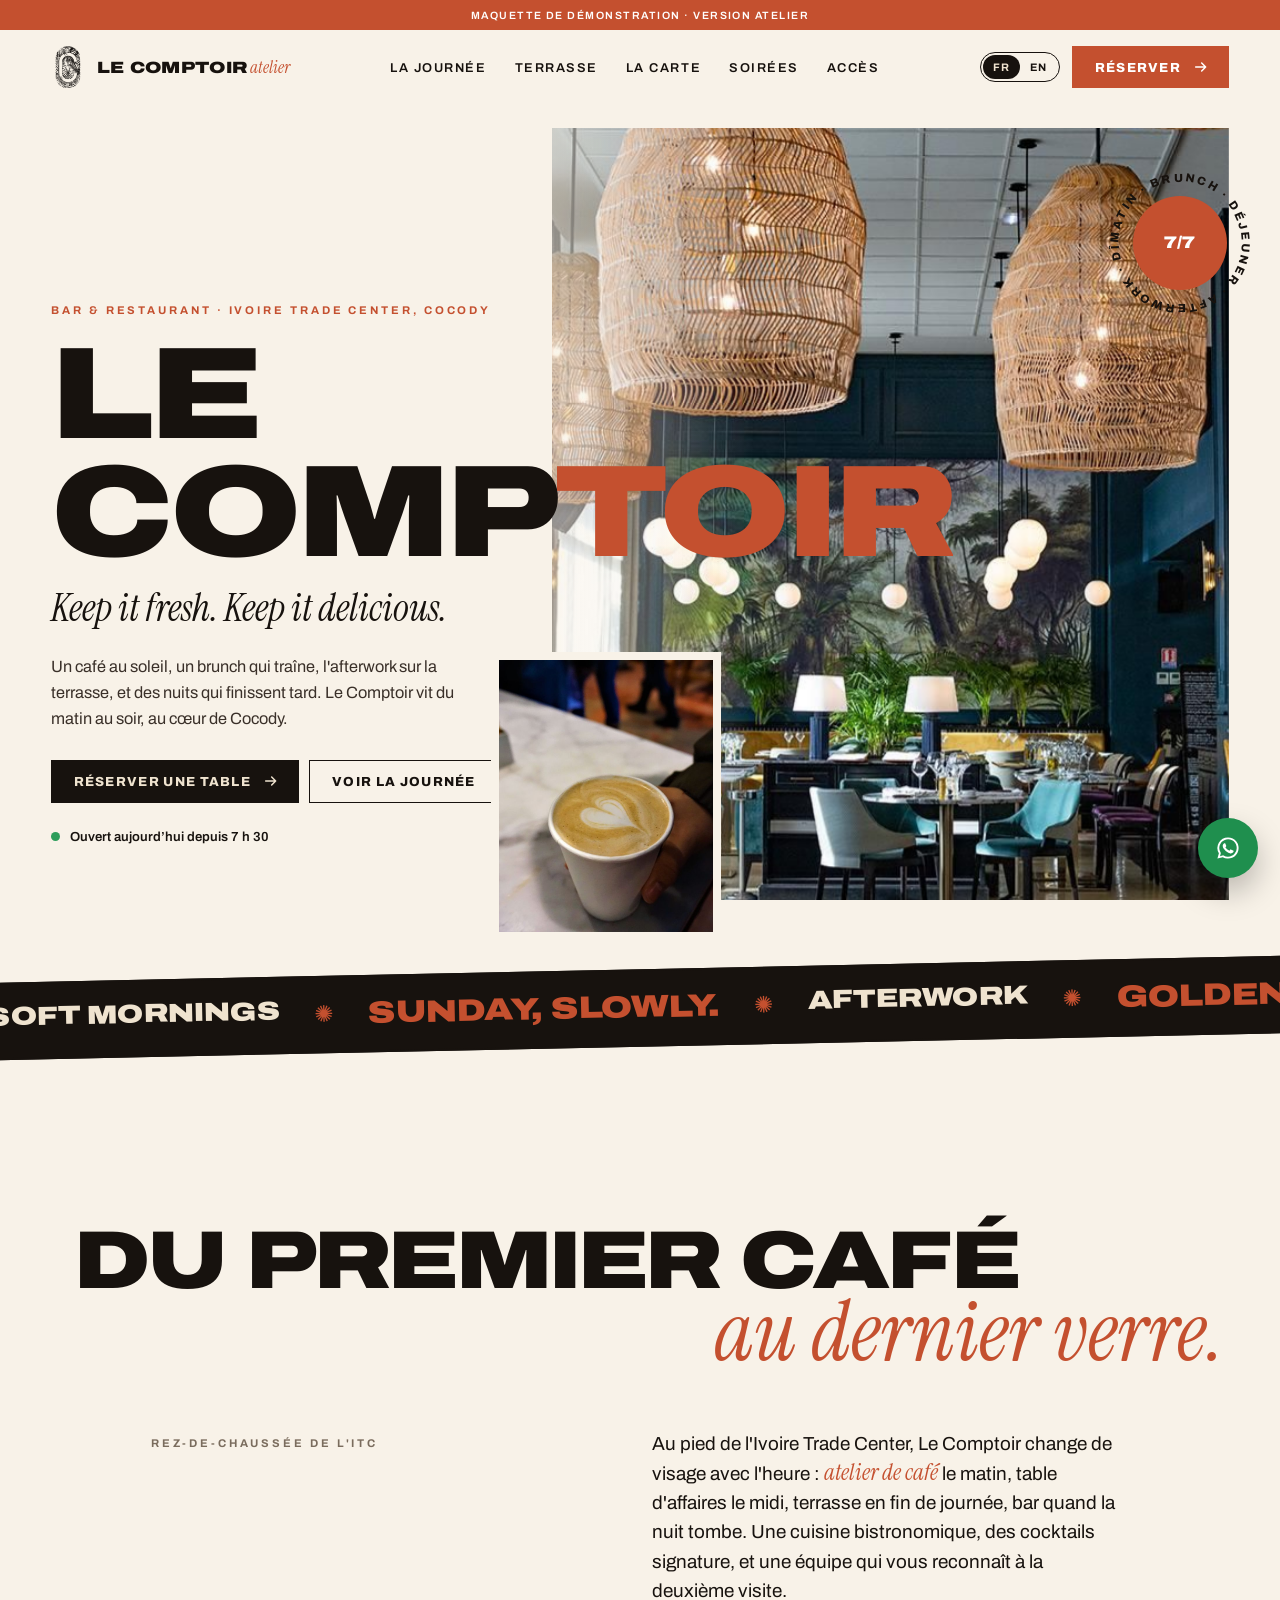
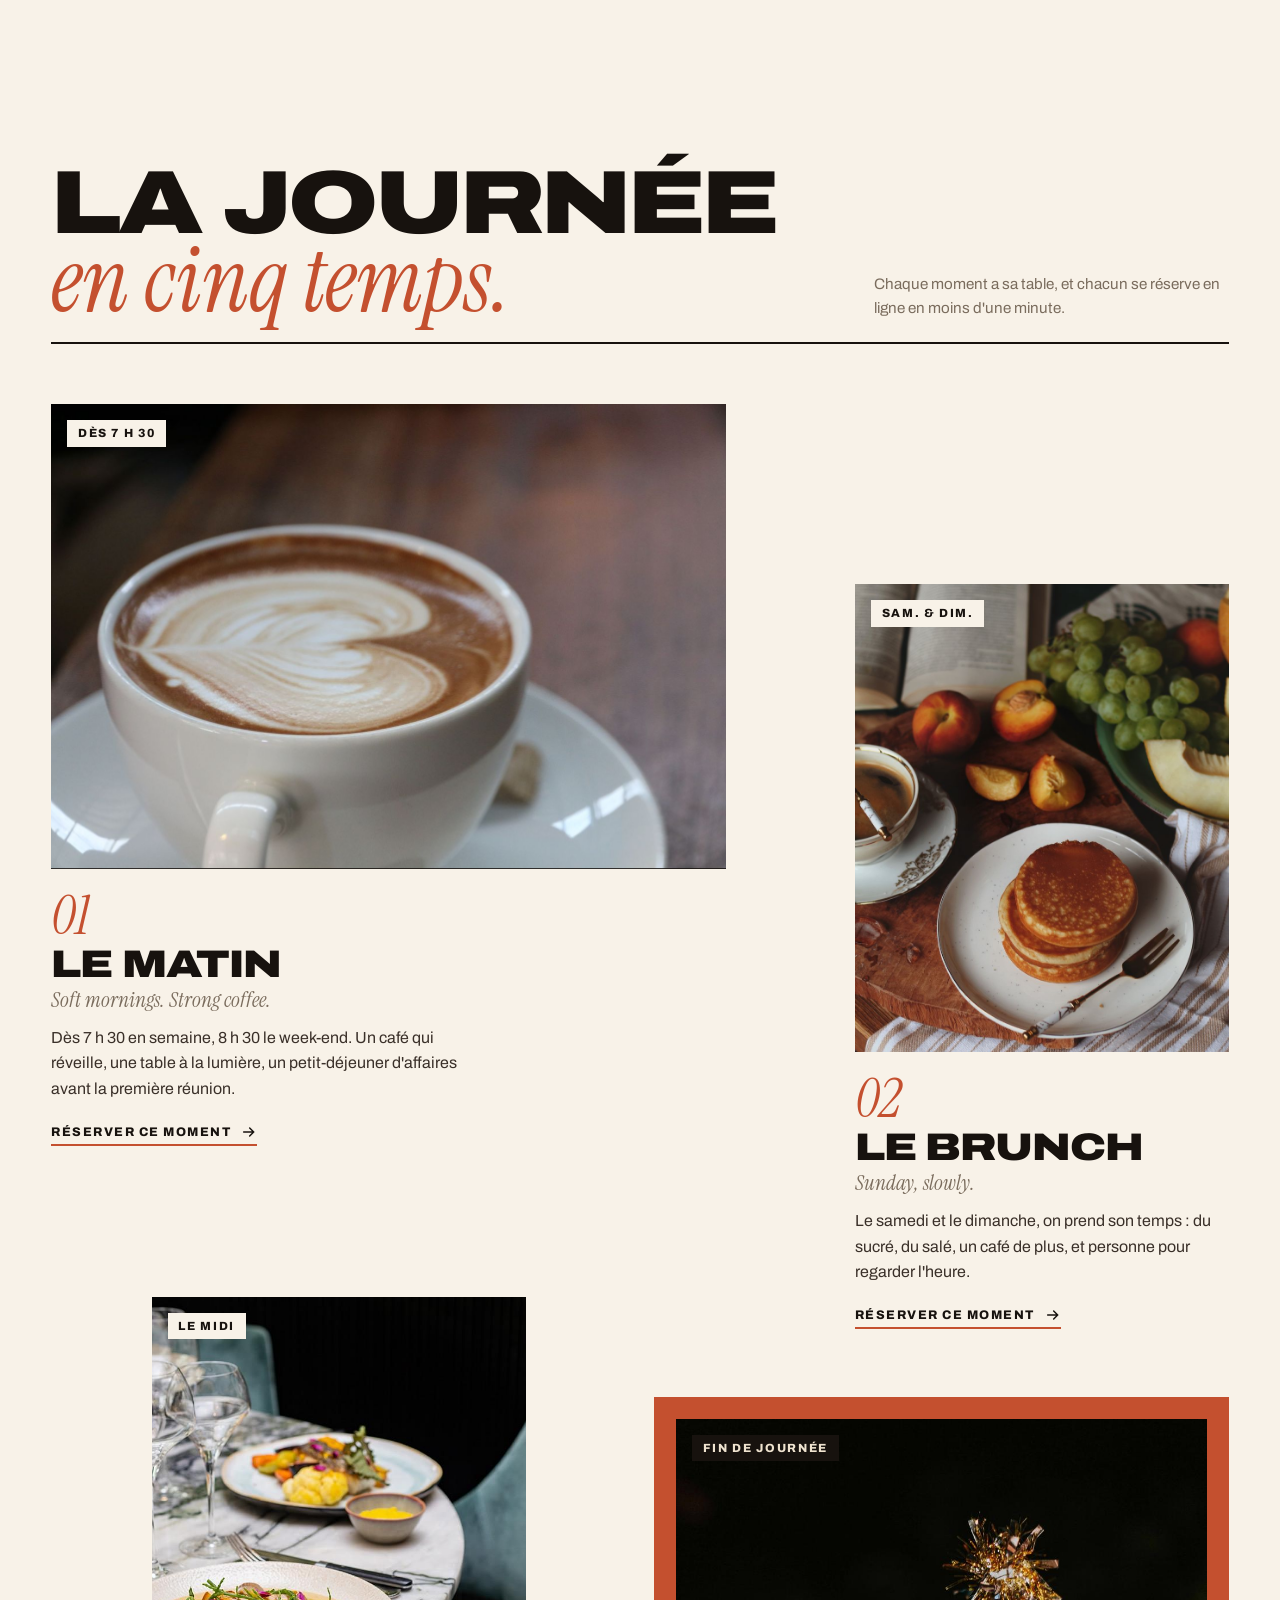
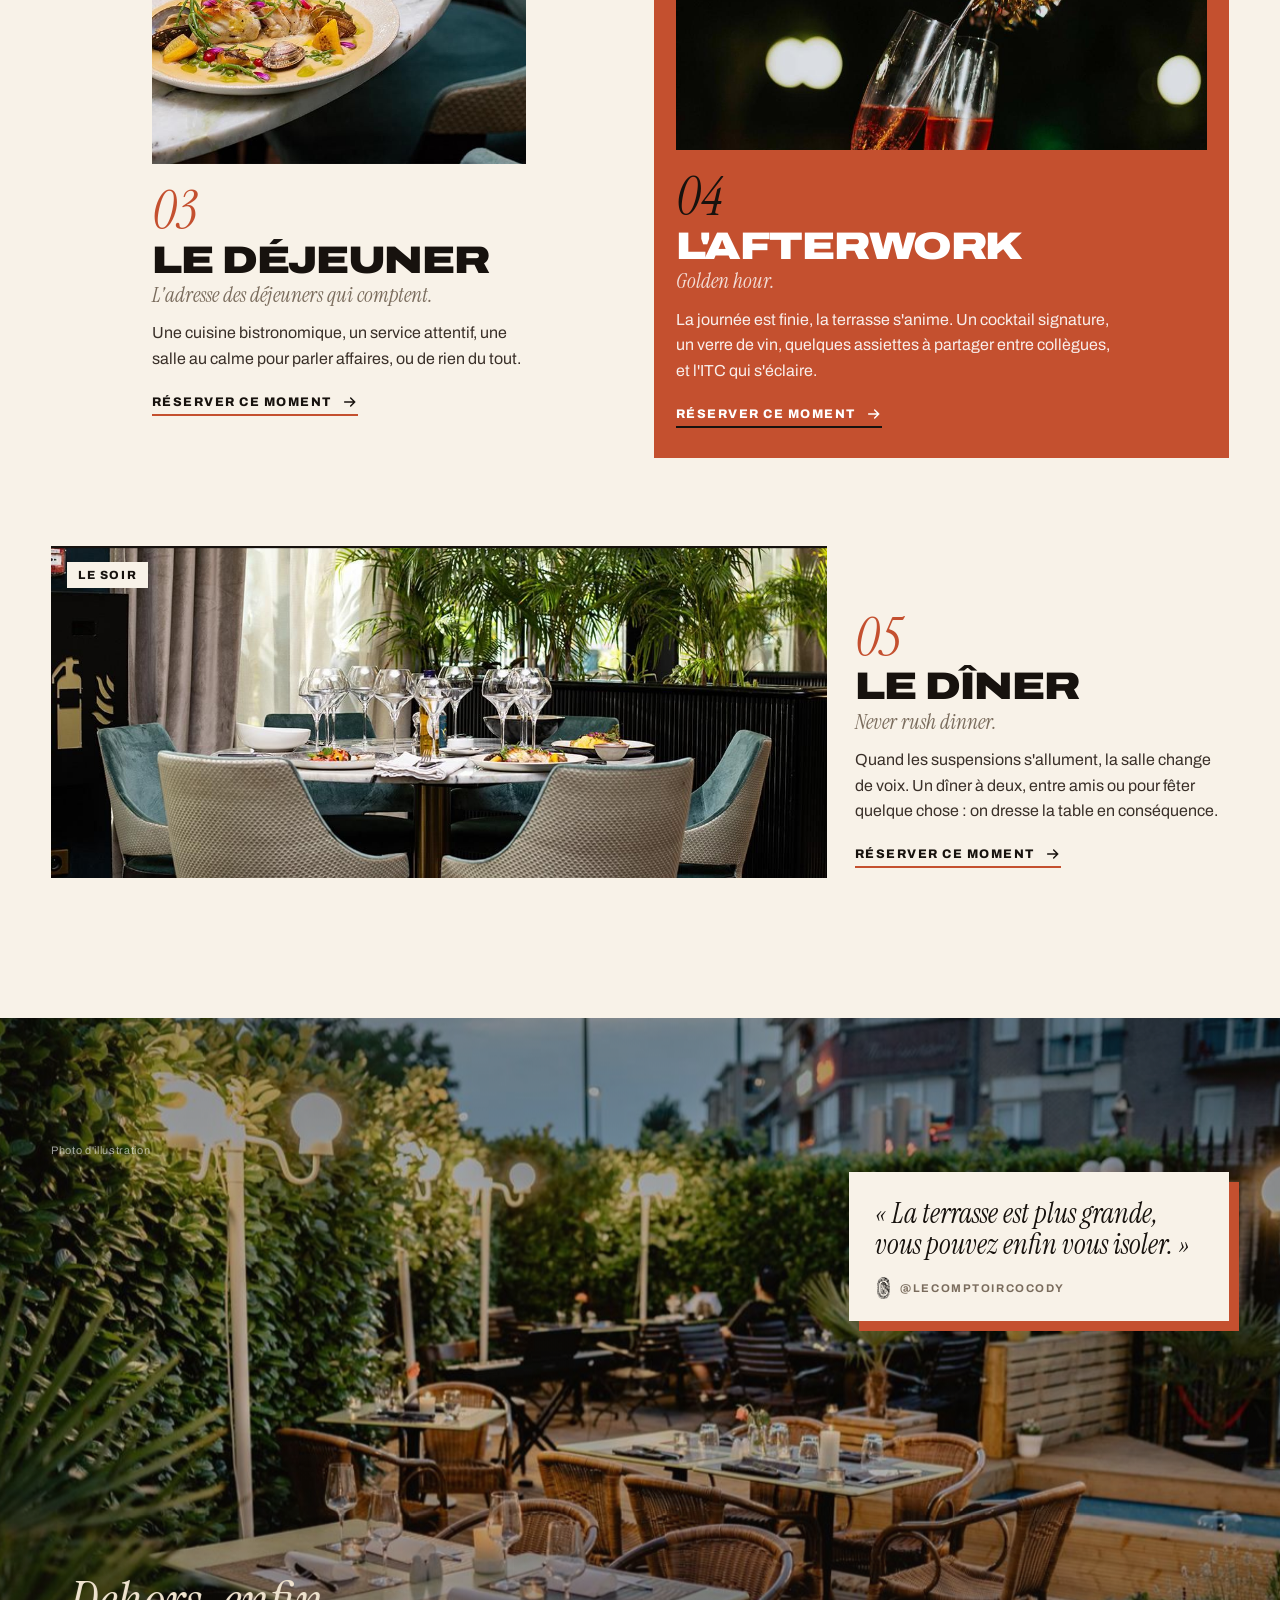
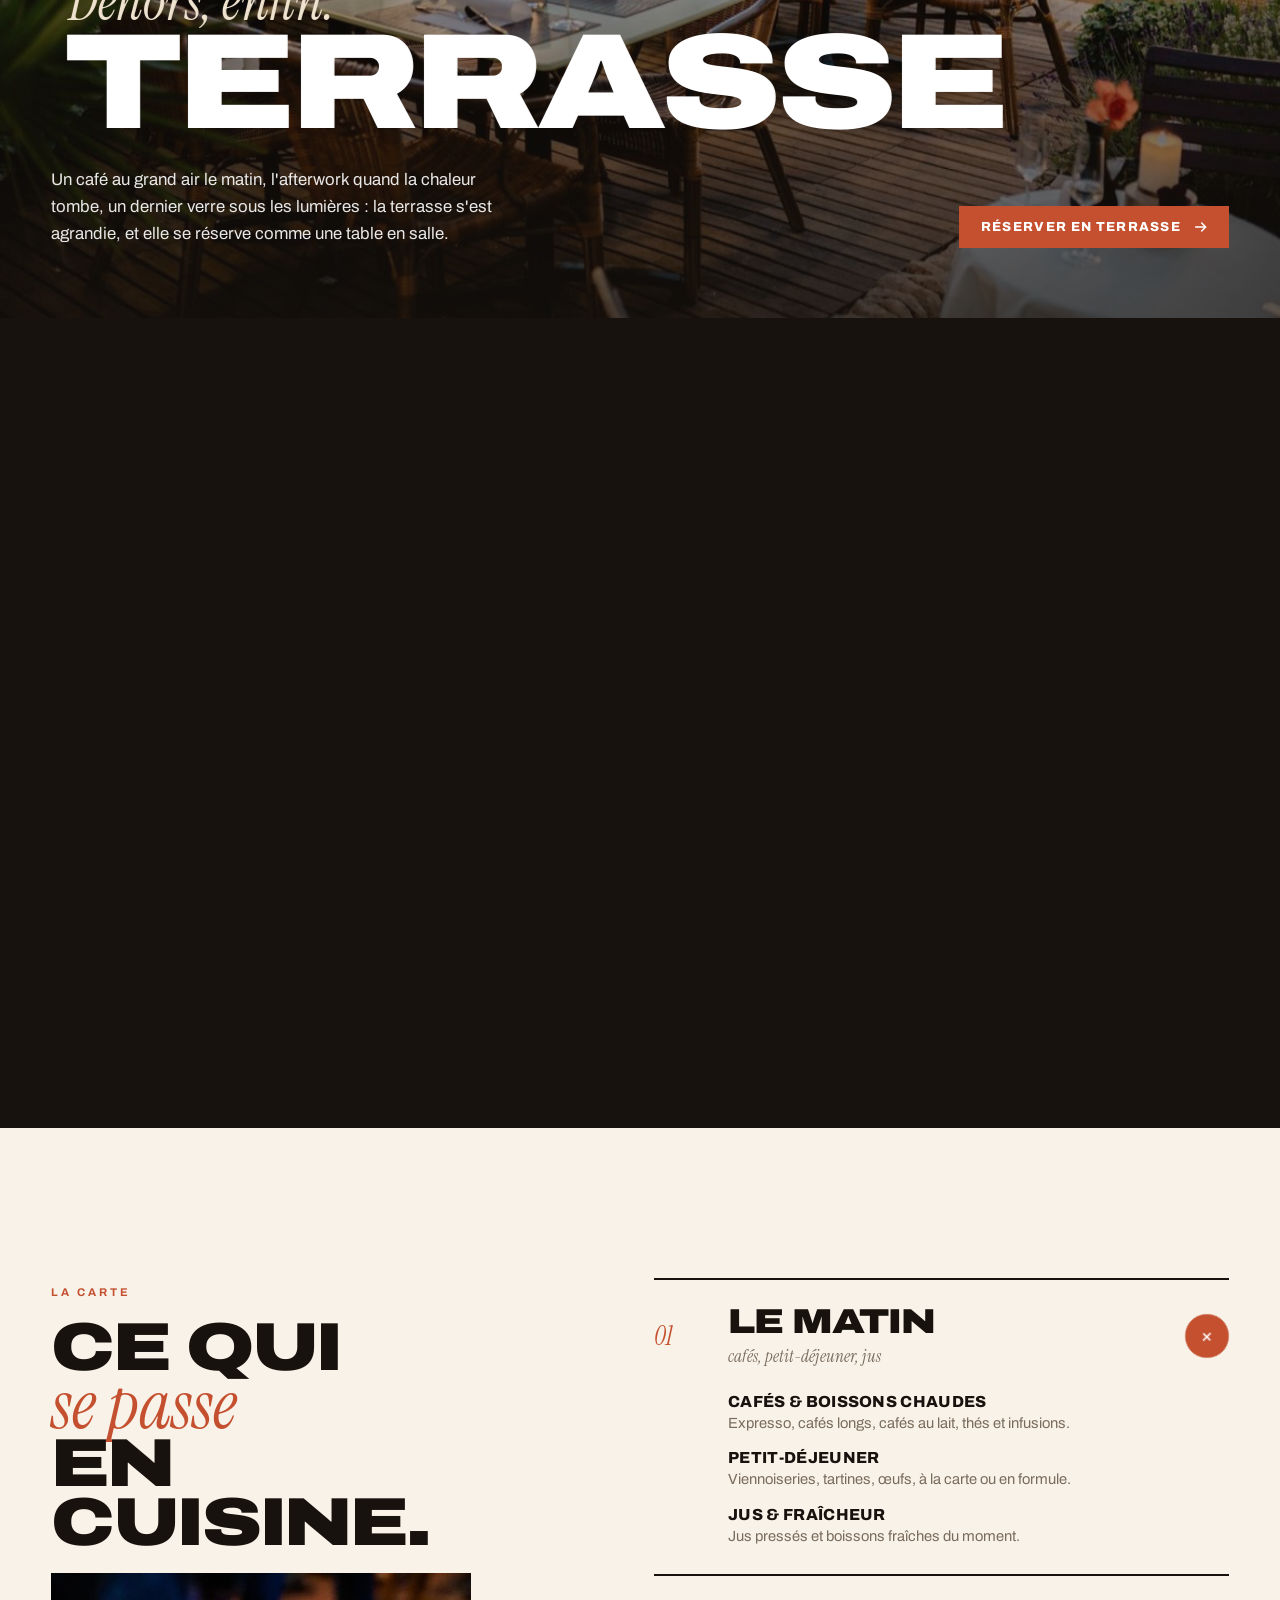
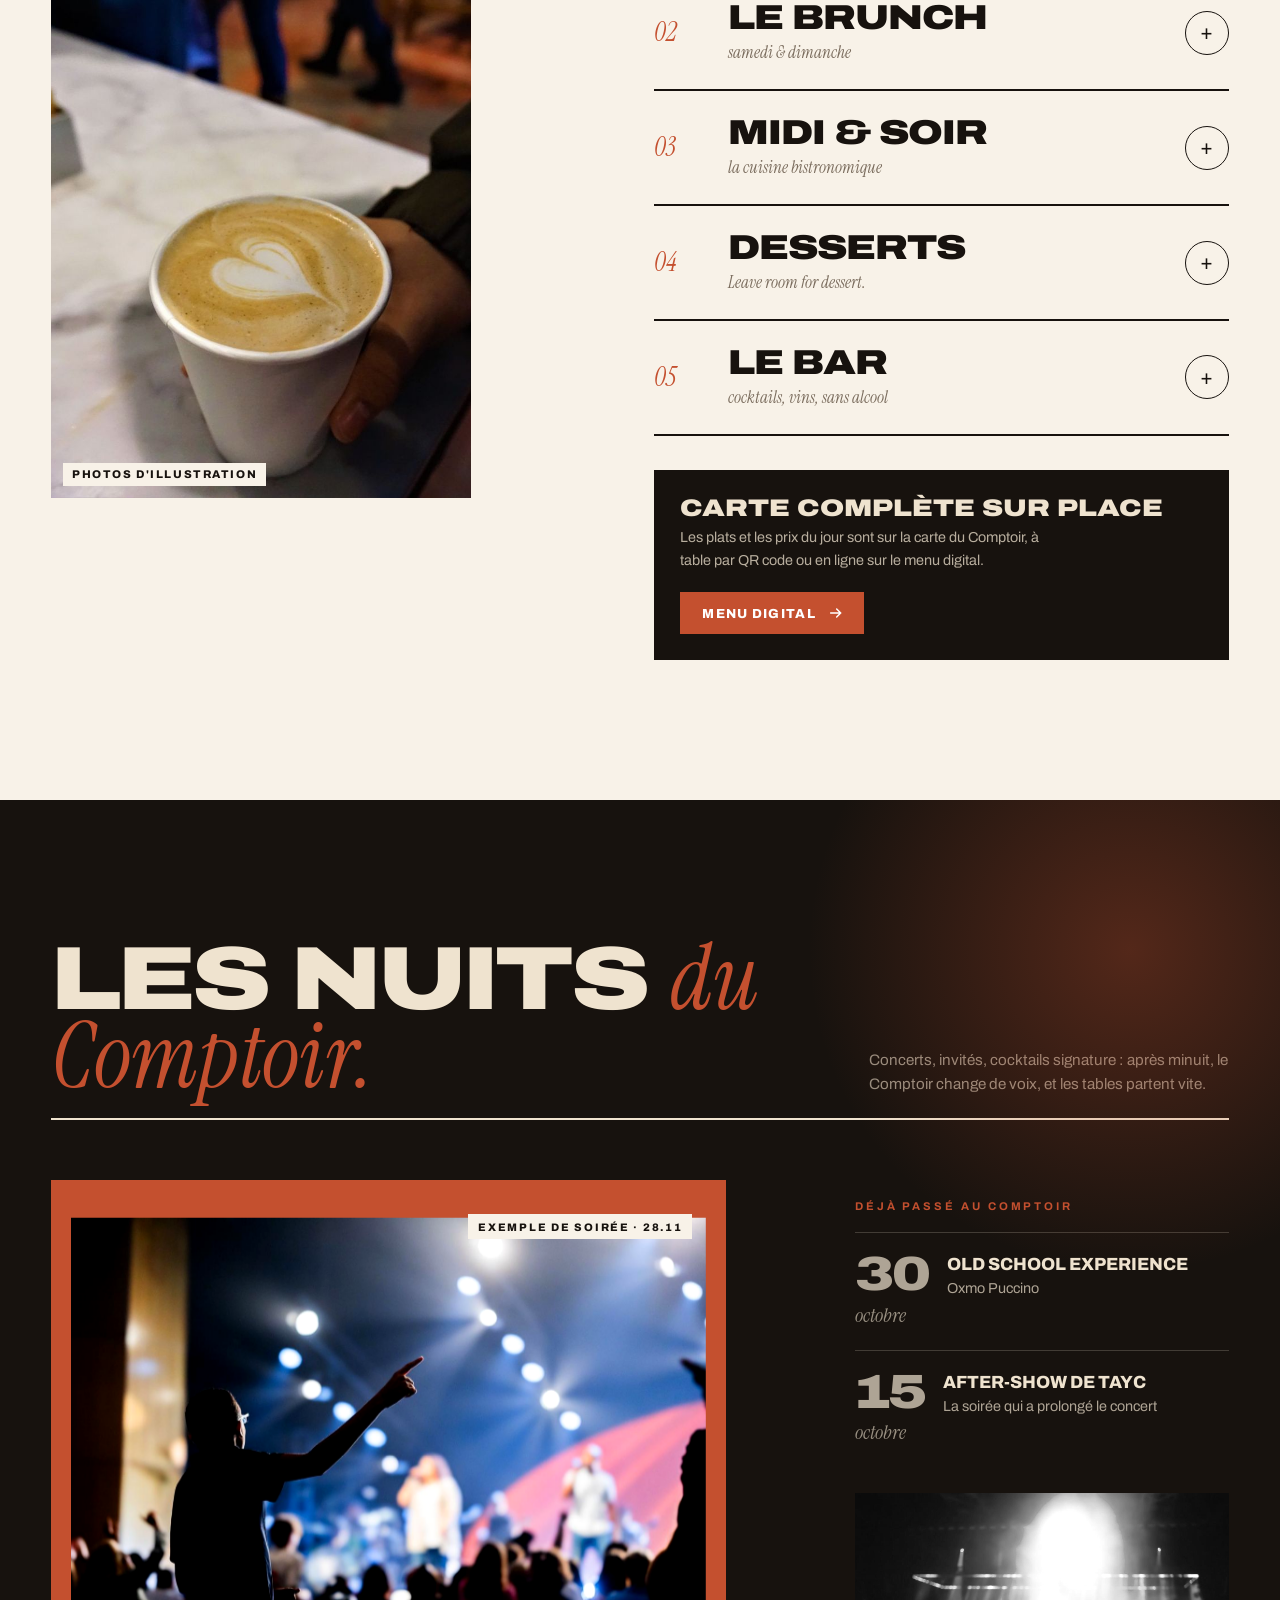
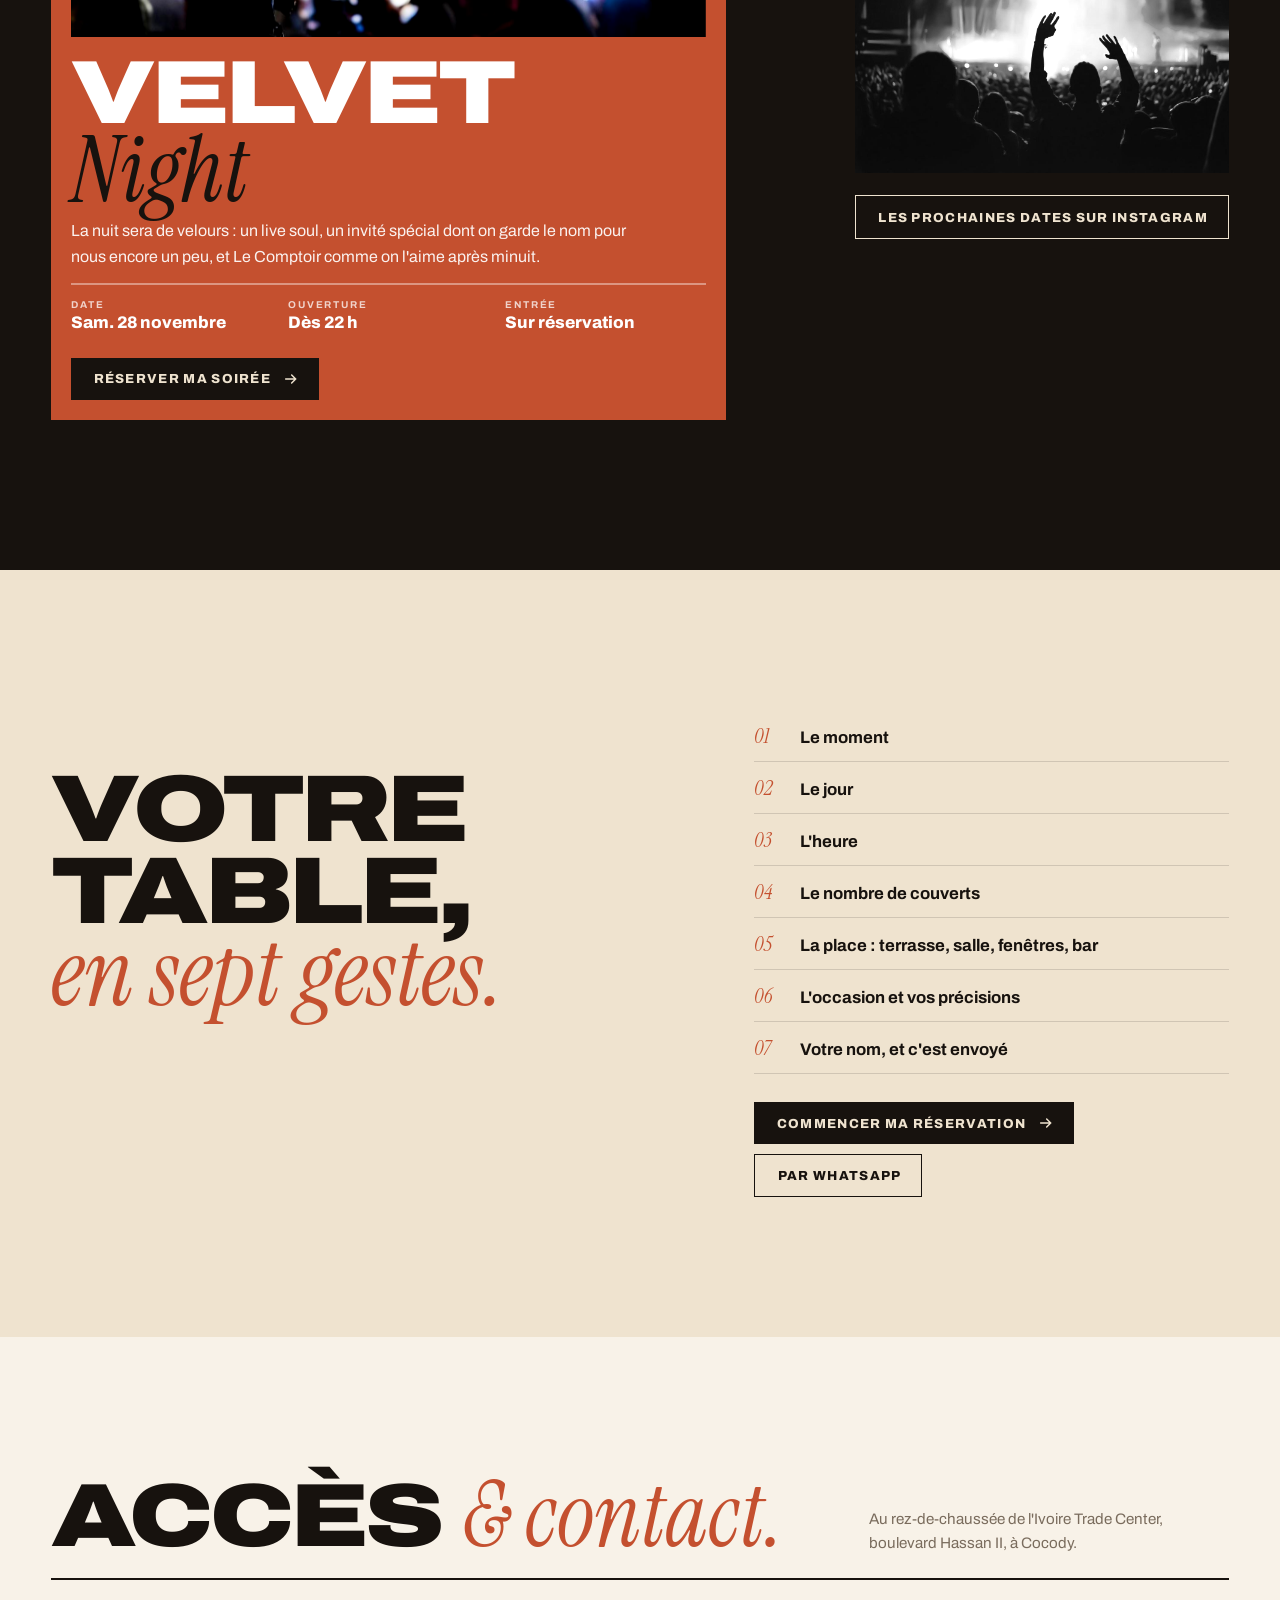
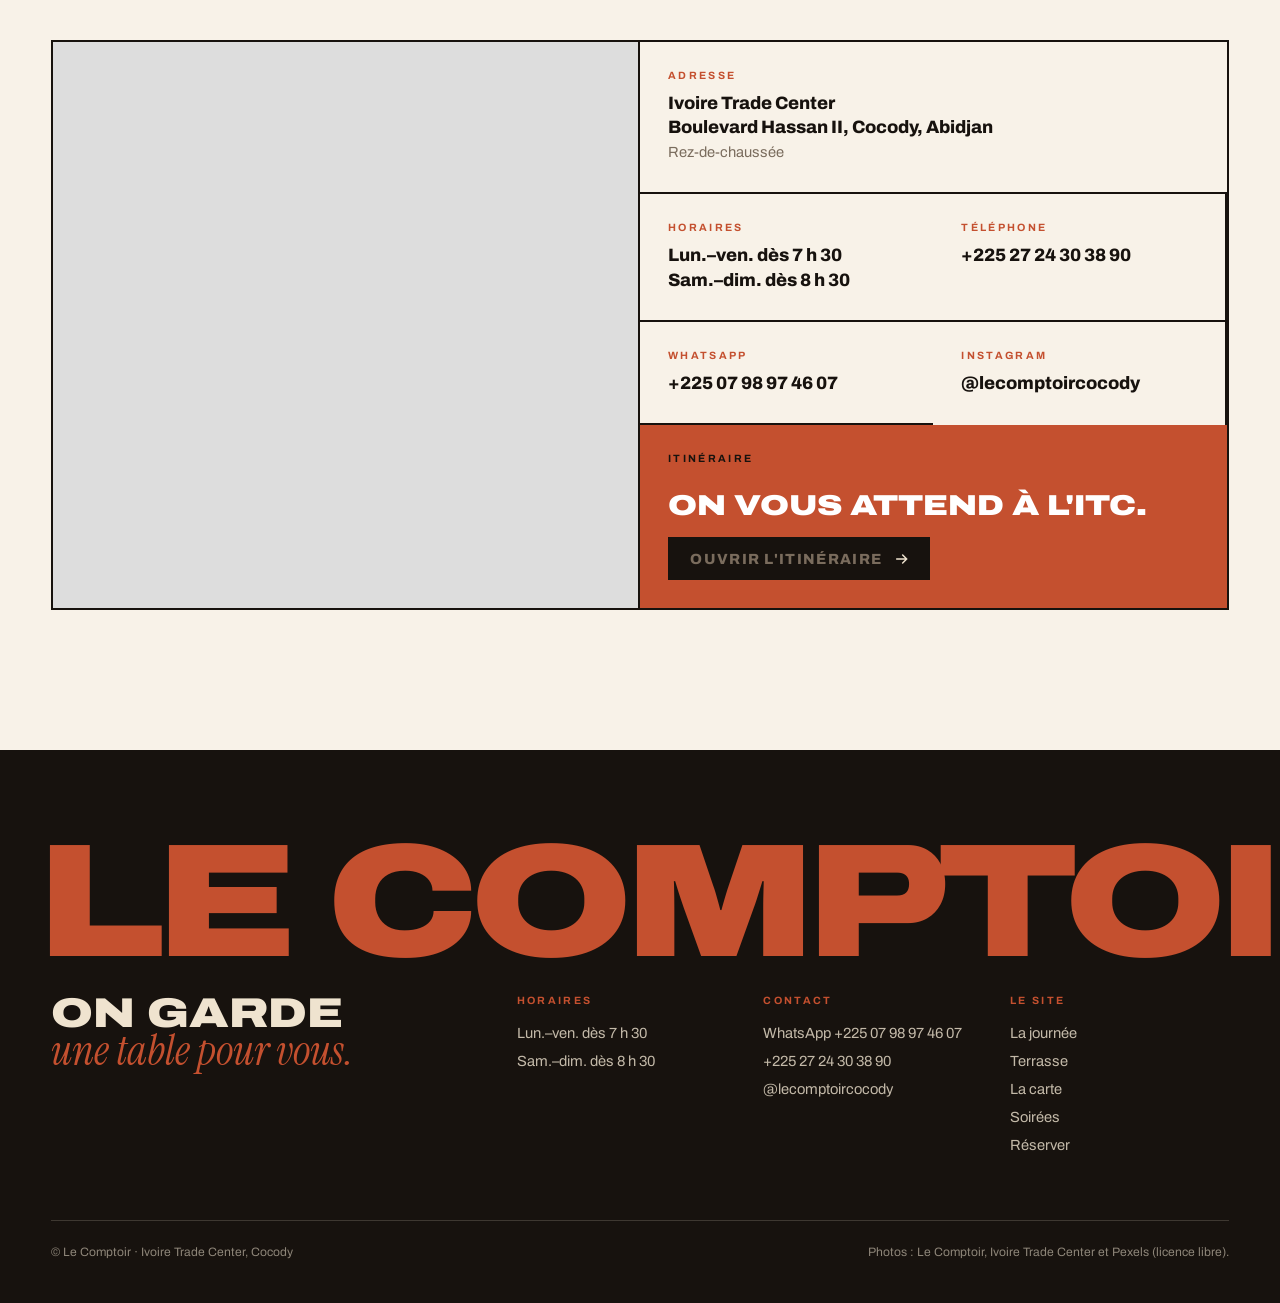
<file: version-c/index.html>
<!DOCTYPE html>
<html lang="fr">
<head>
<meta charset="utf-8">
<meta name="viewport" content="width=device-width, initial-scale=1, viewport-fit=cover">
<title>Le Comptoir · Atelier · Bar & restaurant, Ivoire Trade Center</title>
<meta name="description" content="Le Comptoir, bar et restaurant bistronomique au rez-de-chaussée de l'Ivoire Trade Center, Cocody. Matin, brunch, déjeuner, afterwork, dîner, terrasse et soirées.">
<meta name="robots" content="noindex, nofollow">
<meta name="theme-color" content="#C4502F">
<link rel="icon" href="../assets/img/favicon.png">
<link rel="preconnect" href="https://fonts.googleapis.com"><link rel="preconnect" href="https://fonts.gstatic.com" crossorigin>
<link href="https://fonts.googleapis.com/css2?family=Archivo:wdth,wght@100..125,400..900&family=Instrument+Serif:ital@0;1&display=swap" rel="stylesheet">
<link rel="preload" as="image" href="../assets/v2/lieu-salle.jpg">
<link rel="stylesheet" href="../assets/c/site-c.css">
</head>
<body id="top">
<div class="demo" data-i18n="demo">Maquette de démonstration · version Atelier</div>

<nav class="nav" data-nav>
  <div class="w">
    <a href="#top" class="brand" aria-label="Le Comptoir"><img src="../assets/c/logo_noir_c.png" alt="Le Comptoir"><b>LE COMPTOIR<i>atelier</i></b></a>
    <ul class="links">
      <li><a href="#journee" data-i18n="n1">La journée</a></li>
      <li><a href="#terrasse" data-i18n="n2">Terrasse</a></li>
      <li><a href="#carte" data-i18n="n3">La carte</a></li>
      <li><a href="#soirees" data-i18n="n4">Soirées</a></li>
      <li><a href="#acces" data-i18n="n5">Accès</a></li>
    </ul>
    <div class="nr">
      <div class="lang" role="group" aria-label="Langue"><button data-l="fr" class="on">FR</button><button data-l="en">EN</button></div>
      <a class="btn b-terra" href="reserver.html"><span data-i18n="cta">Réserver</span><svg viewBox="0 0 24 24" width="16" height="16" aria-hidden="true"><path d="M4 12h15M13 6l6 6-6 6" fill="none" stroke="currentColor" stroke-width="2.2" stroke-linecap="round" stroke-linejoin="round"/></svg></a>
      <button class="burger" data-burger aria-label="Menu" aria-expanded="false"><i></i><i></i></button>
    </div>
  </div>
</nav>
<div class="menu" data-menu>
  <ul>
    <li><a href="#journee"><span>01</span><b data-i18n="n1">La journée</b></a></li>
    <li><a href="#terrasse"><span>02</span><b data-i18n="n2">Terrasse</b></a></li>
    <li><a href="#carte"><span>03</span><b data-i18n="n3">La carte</b></a></li>
    <li><a href="#soirees"><span>04</span><b data-i18n="n4">Soirées</b></a></li>
    <li><a href="#acces"><span>05</span><b data-i18n="n5">Accès</b></a></li>
    <li><a href="reserver.html"><span>06</span><b data-i18n="cta">Réserver</b></a></li>
  </ul>
  <p data-i18n="m_h">Lun.–ven. dès 7 h 30 · sam.–dim. dès 8 h 30<br>Ivoire Trade Center, Cocody</p>
</div>

<header class="hero">
  <div class="w">
    <div class="h-t">
      <span class="ey" data-i18n="h_ey">Bar & restaurant · Ivoire Trade Center, Cocody</span>
      <h1 class="X"><span class="l"><span>Le</span></span><span class="l"><span>Comp<em>toir</em></span></span></h1>
      <span class="I sub">Keep it fresh. Keep it delicious.</span>
      <p class="lead" data-i18n="h_p">Un café au soleil, un brunch qui traîne, l'afterwork sur la terrasse, et des nuits qui finissent tard. Le Comptoir vit du matin au soir, au cœur de Cocody.</p>
      <div class="h-acts">
        <a class="btn b-ink" href="reserver.html"><span data-i18n="h_b1">Réserver une table</span><svg viewBox="0 0 24 24" width="16" height="16" aria-hidden="true"><path d="M4 12h15M13 6l6 6-6 6" fill="none" stroke="currentColor" stroke-width="2.2" stroke-linecap="round" stroke-linejoin="round"/></svg></a>
        <a class="btn b-line" href="#journee" data-i18n="h_b2">Voir la journée</a>
      </div>
      <p class="h-now"><i></i><span data-now>Ouvert aujourd'hui</span></p>
    </div>
    <div class="h-ph">
      <div class="fr"><img src="../assets/v2/lieu-salle.jpg" alt="La salle du Comptoir et ses suspensions en osier" data-par="0.12"></div>
      <div class="sm"><img src="../assets/img/cafe.jpg" alt=""></div>
      <div class="stk" aria-hidden="true"><svg viewBox="0 0 200 200"><defs><path id="cp" d="M100,100 m-82,0 a82,82 0 1,1 164,0 a82,82 0 1,1 -164,0"/></defs><text font-family="Archivo" font-weight="800" font-size="15.5" letter-spacing="3.2" fill="currentColor"><textPath href="#cp">MATIN · BRUNCH · DÉJEUNER · AFTERWORK · DÎNER · NUIT ·</textPath></text></svg><b>7/7</b></div>
    </div>
  </div>
  <div class="mq" aria-hidden="true"><div>
    <span>Soft mornings</span><i>✺</i><span class="I">Sunday, slowly.</span><i>✺</i><span>Afterwork</span><i>✺</i><span class="I">Golden hour.</span><i>✺</i><span>Never rush dinner</span><i>✺</i><span class="I">Leave room for dessert.</span><i>✺</i><span>Velvet Night</span><i>✺</i>
    <span>Soft mornings</span><i>✺</i><span class="I">Sunday, slowly.</span><i>✺</i><span>Afterwork</span><i>✺</i><span class="I">Golden hour.</span><i>✺</i><span>Never rush dinner</span><i>✺</i><span class="I">Leave room for dessert.</span><i>✺</i><span>Velvet Night</span><i>✺</i>
  </div></div>
</header>

<section class="man" aria-label="Le Comptoir">
  <div class="w">
    <p class="big X" data-x="-0.18"><span data-i18n="mn1">Du premier café</span></p>
    <p class="big X r" data-x="0.18"><span class="I" data-i18n="mn2">au dernier verre.</span></p>
    <div class="row rv">
      <span class="ey" data-i18n="mn_ey">Rez-de-chaussée de l'ITC</span>
      <p data-i18n="mn_p">Au pied de l'Ivoire Trade Center, Le Comptoir change de visage avec l'heure : <em>atelier de café</em> le matin, table d'affaires le midi, terrasse en fin de journée, bar quand la nuit tombe. Une cuisine bistronomique, des cocktails signature, et une équipe qui vous reconnaît à la deuxième visite.</p>
    </div>
  </div>
</section>

<section class="day" id="journee">
  <div class="w">
    <div class="sec-h rv"><h2 class="X"><span data-i18n="d_t">La journée</span> <span class="I" data-i18n="d_t2">en cinq temps.</span></h2><p data-i18n="d_p">Chaque moment a sa table, et chacun se réserve en ligne en moins d'une minute.</p></div>
    <div class="dg">
      <article class="dc d1 rv">
        <div class="ph"><span class="hr" data-i18n="d1h">Dès 7 h 30</span><img src="../assets/img/matin.jpg" alt="" loading="lazy" data-par="0.06"></div>
        <div class="tx"><span class="n">01</span><h3><span data-i18n="d1">Le matin</span><small>Soft mornings. Strong coffee.</small></h3><p data-i18n="d1p">Dès 7 h 30 en semaine, 8 h 30 le week-end. Un café qui réveille, une table à la lumière, un petit-déjeuner d'affaires avant la première réunion.</p><a class="go" href="reserver.html?moment=matin"><span data-i18n="go">Réserver ce moment</span><svg viewBox="0 0 24 24" width="16" height="16" aria-hidden="true"><path d="M4 12h15M13 6l6 6-6 6" fill="none" stroke="currentColor" stroke-width="2.2" stroke-linecap="round"/></svg></a></div>
      </article>
      <article class="dc d2 rv d1x">
        <div class="ph"><span class="hr" data-i18n="d2h">Sam. & dim.</span><img src="../assets/img/brunch2.jpg" alt="" loading="lazy"></div>
        <div class="tx"><span class="n">02</span><h3><span data-i18n="d2">Le brunch</span><small>Sunday, slowly.</small></h3><p data-i18n="d2p">Le samedi et le dimanche, on prend son temps : du sucré, du salé, un café de plus, et personne pour regarder l'heure.</p><a class="go" href="reserver.html?moment=brunch"><span data-i18n="go">Réserver ce moment</span><svg viewBox="0 0 24 24" width="16" height="16" aria-hidden="true"><path d="M4 12h15M13 6l6 6-6 6" fill="none" stroke="currentColor" stroke-width="2.2" stroke-linecap="round"/></svg></a></div>
      </article>
      <article class="dc d3 rv">
        <div class="ph"><span class="hr" data-i18n="d3h">Le midi</span><img src="../assets/v2/lieu-assiette.jpg" alt="" loading="lazy"></div>
        <div class="tx"><span class="n">03</span><h3><span data-i18n="d3">Le déjeuner</span><small data-i18n="d3s">L'adresse des déjeuners qui comptent.</small></h3><p data-i18n="d3p">Une cuisine bistronomique, un service attentif, une salle au calme pour parler affaires, ou de rien du tout.</p><a class="go" href="reserver.html?moment=dejeuner"><span data-i18n="go">Réserver ce moment</span><svg viewBox="0 0 24 24" width="16" height="16" aria-hidden="true"><path d="M4 12h15M13 6l6 6-6 6" fill="none" stroke="currentColor" stroke-width="2.2" stroke-linecap="round"/></svg></a></div>
      </article>
      <article class="dc d4 rv d1x">
        <div class="ph"><span class="hr" data-i18n="d4h">Fin de journée</span><img src="../assets/v2/nuit-toast.jpg" alt="" loading="lazy" style="object-position:center 35%"></div>
        <div class="tx"><span class="n">04</span><h3><span data-i18n="d4">L'afterwork</span><small>Golden hour.</small></h3><p data-i18n="d4p">La journée est finie, la terrasse s'anime. Un cocktail signature, un verre de vin, quelques assiettes à partager entre collègues, et l'ITC qui s'éclaire.</p><a class="go" href="reserver.html?moment=afterwork"><span data-i18n="go">Réserver ce moment</span><svg viewBox="0 0 24 24" width="16" height="16" aria-hidden="true"><path d="M4 12h15M13 6l6 6-6 6" fill="none" stroke="currentColor" stroke-width="2.2" stroke-linecap="round"/></svg></a></div>
      </article>
      <article class="dc d5 rv">
        <div class="ph"><span class="hr" data-i18n="d5h">Le soir</span><img src="../assets/v2/lieu-table.jpg" alt="" loading="lazy" data-par="0.06"></div>
        <div class="tx"><span class="n">05</span><h3><span data-i18n="d5">Le dîner</span><small>Never rush dinner.</small></h3><p data-i18n="d5p">Quand les suspensions s'allument, la salle change de voix. Un dîner à deux, entre amis ou pour fêter quelque chose : on dresse la table en conséquence.</p><a class="go" href="reserver.html?moment=diner"><span data-i18n="go">Réserver ce moment</span><svg viewBox="0 0 24 24" width="16" height="16" aria-hidden="true"><path d="M4 12h15M13 6l6 6-6 6" fill="none" stroke="currentColor" stroke-width="2.2" stroke-linecap="round"/></svg></a></div>
      </article>
    </div>
  </div>
</section>

<section class="ter" id="terrasse" aria-label="La terrasse">
  <div class="st">
    <div class="bg" data-par="0.1"></div>
    <span class="cap" data-i18n="t_cap">Photo d'illustration</span>
    <div class="w">
      <figure class="q rv"><blockquote data-i18n="t_q">« La terrasse est plus grande, vous pouvez enfin vous isoler. »</blockquote><cite><img src="../assets/c/logo_noir_c.png" alt="" style="height:22px;width:auto">@lecomptoircocody</cite></figure>
      <h2 class="X" data-x="-0.05"><span class="I" data-i18n="t_ey">Dehors, enfin.</span><span data-i18n="t_t">Terrasse</span></h2>
      <div class="row rv">
        <p data-i18n="t_p">Un café au grand air le matin, l'afterwork quand la chaleur tombe, un dernier verre sous les lumières : la terrasse s'est agrandie, et elle se réserve comme une table en salle.</p>
        <a class="btn b-terra" href="reserver.html?zone=terrasse"><span data-i18n="t_b">Réserver en terrasse</span><svg viewBox="0 0 24 24" width="16" height="16" aria-hidden="true"><path d="M4 12h15M13 6l6 6-6 6" fill="none" stroke="currentColor" stroke-width="2.2" stroke-linecap="round"/></svg></a>
      </div>
    </div>
  </div>
</section>

<section class="menu-s" id="carte">
  <div class="w mg">
    <div class="m-l">
      <span class="ey" style="color:var(--terra)" data-i18n="c_ey">La carte</span>
      <h2 class="X" style="margin-top:14px"><span data-i18n="c_t1">Ce qui</span><br><span class="I" data-i18n="c_t2">se passe</span><br><span data-i18n="c_t3">en cuisine.</span></h2>
      <div class="pic" data-pics>
        <img class="on" src="../assets/img/cafe.jpg" alt="" loading="lazy"><img src="../assets/img/brunch.jpg" alt="" loading="lazy"><img src="../assets/img/diner.jpg" alt="" loading="lazy"><img src="../assets/img/dessert.jpg" alt="" loading="lazy"><img src="../assets/img/cocktail.jpg" alt="" loading="lazy">
        <span data-i18n="c_ill">Photos d'illustration</span>
      </div>
    </div>
    <div class="m-r">
      <details class="cat" open data-pic="0"><summary><span class="n">01</span><b><span data-i18n="c1">Le matin</span><small data-i18n="c1s">cafés, petit-déjeuner, jus</small></b><span class="pl">+</span></summary>
        <ul><li><b data-i18n="c1a">Cafés & boissons chaudes</b><span data-i18n="c1as">Expresso, cafés longs, cafés au lait, thés et infusions.</span></li><li><b data-i18n="c1b">Petit-déjeuner</b><span data-i18n="c1bs">Viennoiseries, tartines, œufs, à la carte ou en formule.</span></li><li><b data-i18n="c1c">Jus & fraîcheur</b><span data-i18n="c1cs">Jus pressés et boissons fraîches du moment.</span></li></ul></details>
      <details class="cat" data-pic="1"><summary><span class="n">02</span><b><span data-i18n="c2">Le brunch</span><small data-i18n="c2s">samedi & dimanche</small></b><span class="pl">+</span></summary>
        <ul><li><b data-i18n="c2a">Le sucré</b><span data-i18n="c2as">Pancakes, gaufres, fruits frais.</span></li><li><b data-i18n="c2b">Le salé</b><span data-i18n="c2bs">Œufs à votre façon, assiettes à partager.</span></li><li><b data-i18n="c2c">À boire</b><span data-i18n="c2cs">Cafés, jus, et de quoi trinquer en douceur.</span></li></ul></details>
      <details class="cat" data-pic="2"><summary><span class="n">03</span><b><span data-i18n="c3">Midi & soir</span><small data-i18n="c3s">la cuisine bistronomique</small></b><span class="pl">+</span></summary>
        <ul><li><b data-i18n="c3a">Entrées & à partager</b><span data-i18n="c3as">Pour ouvrir la table, ou pour accompagner un verre.</span></li><li><b data-i18n="c3b">Plats</b><span data-i18n="c3bs">Viandes, poissons et assiettes de saison.</span></li><li><b data-i18n="c3c">Suggestions du chef</b><span data-i18n="c3cs">Elles changent : demandez-les à votre arrivée.</span></li></ul></details>
      <details class="cat" data-pic="3"><summary><span class="n">04</span><b><span data-i18n="c4">Desserts</span><small>Leave room for dessert.</small></b><span class="pl">+</span></summary>
        <ul><li><b data-i18n="c4a">Les classiques</b><span data-i18n="c4as">Les desserts de bistrot, faits pour finir en beauté.</span></li><li><b data-i18n="c4b">Café gourmand</b><span data-i18n="c4bs">Quand on hésite, on prend un peu de tout.</span></li></ul></details>
      <details class="cat" data-pic="4"><summary><span class="n">05</span><b><span data-i18n="c5">Le bar</span><small data-i18n="c5s">cocktails, vins, sans alcool</small></b><span class="pl">+</span></summary>
        <ul><li><b data-i18n="c5a">Cocktails signature</b><span data-i18n="c5as">Les créations du bar, et les grands classiques.</span></li><li><b data-i18n="c5b">Vins & champagnes</b><span data-i18n="c5bs">Au verre ou à la bouteille.</span></li><li><b data-i18n="c5c">Spiritueux & bières</b><span data-i18n="c5cs">Pour l'afterwork comme pour la nuit.</span></li><li><b data-i18n="c5d">Sans alcool</b><span data-i18n="c5ds">Mocktails, jus et softs.</span></li></ul></details>
      <div class="m-note rv"><div><b data-i18n="c_full">Carte complète sur place</b><p data-i18n="c_note">Les plats et les prix du jour sont sur la carte du Comptoir, à table par QR code ou en ligne sur le menu digital.</p></div><a class="btn b-terra" href="https://app.chicmenu.io/c/LE31071110" target="_blank" rel="noopener"><span data-i18n="c_btn">Menu digital</span><svg viewBox="0 0 24 24" width="16" height="16" aria-hidden="true"><path d="M4 12h15M13 6l6 6-6 6" fill="none" stroke="currentColor" stroke-width="2.2" stroke-linecap="round"/></svg></a></div>
    </div>
  </div>
</section>

<section class="nights" id="soirees">
  <div class="glow" aria-hidden="true"></div>
  <div class="w">
    <div class="sec-h rv"><h2 class="X"><span data-i18n="s_t">Les nuits</span> <span class="I" data-i18n="s_t2">du Comptoir.</span></h2><p data-i18n="s_hp">Concerts, invités, cocktails signature : après minuit, le Comptoir change de voix, et les tables partent vite.</p></div>
    <div class="ng">
      <article class="poster rv">
        <span class="tag" data-i18n="s_tag">Exemple de soirée · 28.11</span>
        <div class="ph"><img src="../assets/v2/nuit-scene.jpg" alt="" loading="lazy" data-par="0.05"></div>
        <h3 class="X">Velvet <span class="I">Night</span></h3>
        <p data-i18n="s_p">La nuit sera de velours : un live soul, un invité spécial dont on garde le nom pour nous encore un peu, et Le Comptoir comme on l'aime après minuit.</p>
        <div class="meta"><div><small data-i18n="s_m1">Date</small><b data-i18n="s_m1v">Sam. 28 novembre</b></div><div><small data-i18n="s_m2">Ouverture</small><b data-i18n="s_m2v">Dès 22 h</b></div><div><small data-i18n="s_m3">Entrée</small><b data-i18n="s_m3v">Sur réservation</b></div></div>
        <a class="btn b-ink" href="reserver.html?moment=soiree&amp;date=2026-11-28"><span data-i18n="s_cta">Réserver ma soirée</span><svg viewBox="0 0 24 24" width="16" height="16" aria-hidden="true"><path d="M4 12h15M13 6l6 6-6 6" fill="none" stroke="currentColor" stroke-width="2.2" stroke-linecap="round"/></svg></a>
      </article>
      <aside class="past">
        <h4 data-i18n="s_past">Déjà passé au Comptoir</h4>
        <div class="pe rv"><span class="d">30<small data-i18n="s_oct">octobre</small></span><div><b>Old School Experience</b><span>Oxmo Puccino</span></div></div>
        <div class="pe rv d1x"><span class="d">15<small data-i18n="s_oct">octobre</small></span><div><b data-i18n="s_p2">After-show de Tayc</b><span data-i18n="s_p2s">La soirée qui a prolongé le concert</span></div></div>
        <div class="img rv"><img src="../assets/v2/nuit-foule.jpg" alt="" loading="lazy"></div>
        <a class="btn b-line ig" href="https://www.instagram.com/lecomptoircocody/" target="_blank" rel="noopener"><span data-i18n="s_ig">Les prochaines dates sur Instagram</span></a>
      </aside>
    </div>
  </div>
</section>

<section class="rc" id="reserver">
  <div class="w">
    <h2 class="X rv"><span data-i18n="r_t1">Votre table,</span><br><span class="I" data-i18n="r_t2">en sept gestes.</span></h2>
    <ol class="steps rv d1x">
      <li data-i18n="r1">Le moment</li><li data-i18n="r2">Le jour</li><li data-i18n="r3">L'heure</li><li data-i18n="r4">Le nombre de couverts</li><li data-i18n="r5">La place : terrasse, salle, fenêtres, bar</li><li data-i18n="r6">L'occasion et vos précisions</li><li data-i18n="r7">Votre nom, et c'est envoyé</li>
    </ol>
    <div class="act rv d2x"><a class="btn b-ink" href="reserver.html"><span data-i18n="r_cta">Commencer ma réservation</span><svg viewBox="0 0 24 24" width="16" height="16" aria-hidden="true"><path d="M4 12h15M13 6l6 6-6 6" fill="none" stroke="currentColor" stroke-width="2.2" stroke-linecap="round"/></svg></a><a class="btn b-line" href="https://wa.me/2250798974607?text=Bonjour%20Le%20Comptoir%2C%20je%20souhaite%20r%C3%A9server%20une%20table." target="_blank" rel="noopener" data-i18n="wa2">Par WhatsApp</a></div>
  </div>
</section>

<section class="acc" id="acces">
  <div class="w">
    <div class="sec-h rv"><h2 class="X"><span data-i18n="a_t">Accès</span> <span class="I" data-i18n="a_t2">& contact.</span></h2><p data-i18n="a_p">Au rez-de-chaussée de l'Ivoire Trade Center, boulevard Hassan II, à Cocody.</p></div>
    <div class="ag rv">
      <div class="map"><iframe title="Plan : Ivoire Trade Center, Cocody" loading="lazy" src="https://www.openstreetmap.org/export/embed.html?bbox=-4.0085%2C5.3230%2C-3.9955%2C5.3310&amp;layer=mapnik&amp;marker=5.32694%2C-4.002"></iframe></div>
      <div class="info">
        <div class="it full"><small data-i18n="a1">Adresse</small><b>Ivoire Trade Center<br>Boulevard Hassan II, Cocody, Abidjan</b><span data-i18n="a1s">Rez-de-chaussée</span></div>
        <div class="it"><small data-i18n="a2">Horaires</small><b data-i18n="a2v">Lun.–ven. dès 7 h 30<br>Sam.–dim. dès 8 h 30</b></div>
        <div class="it"><small data-i18n="a3">Téléphone</small><b><a href="tel:+2252724303890">+225 27 24 30 38 90</a></b></div>
        <div class="it"><small>WhatsApp</small><b><a href="https://wa.me/2250798974607" target="_blank" rel="noopener">+225 07 98 97 46 07</a></b></div>
        <div class="it"><small>Instagram</small><b><a href="https://www.instagram.com/lecomptoircocody/" target="_blank" rel="noopener">@lecomptoircocody</a></b></div>
        <div class="it full cta"><small data-i18n="a4">Itinéraire</small><b data-i18n="a4v">On vous attend à l'ITC.</b><a class="btn b-ink" style="align-self:flex-start" href="https://www.google.com/maps/dir/?api=1&amp;destination=Le%20Comptoir%20Ivoire%20Trade%20Center%20Cocody%20Abidjan" target="_blank" rel="noopener"><span data-i18n="a_it">Ouvrir l'itinéraire</span><svg viewBox="0 0 24 24" width="16" height="16" aria-hidden="true"><path d="M4 12h15M13 6l6 6-6 6" fill="none" stroke="currentColor" stroke-width="2.2" stroke-linecap="round"/></svg></a></div>
      </div>
    </div>
  </div>
</section>

<footer>
  <div class="w">
    <p class="wm" data-x="-0.1">Le Comptoir ✺</p>
    <div class="fg">
      <div><p class="big"><span data-i18n="f1">On garde</span><br><span class="I" data-i18n="f2">une table pour vous.</span></p></div>
      <div><h5 data-i18n="a2">Horaires</h5><p data-i18n="fh">Lun.–ven. dès 7 h 30<br>Sam.–dim. dès 8 h 30</p></div>
      <div><h5>Contact</h5><a href="https://wa.me/2250798974607" target="_blank" rel="noopener">WhatsApp +225 07 98 97 46 07</a><a href="tel:+2252724303890">+225 27 24 30 38 90</a><a href="https://www.instagram.com/lecomptoircocody/" target="_blank" rel="noopener">@lecomptoircocody</a></div>
      <div><h5 data-i18n="f_s">Le site</h5><a href="#journee" data-i18n="n1">La journée</a><a href="#terrasse" data-i18n="n2">Terrasse</a><a href="#carte" data-i18n="n3">La carte</a><a href="#soirees" data-i18n="n4">Soirées</a><a href="reserver.html" data-i18n="cta">Réserver</a></div>
    </div>
    <div class="fb"><span>© Le Comptoir · Ivoire Trade Center, Cocody</span><span data-i18n="f_cr">Photos : Le Comptoir, Ivoire Trade Center et Pexels (licence libre).</span></div>
  </div>
</footer>

<a class="wa" href="https://wa.me/2250798974607?text=Bonjour%20Le%20Comptoir%2C%20je%20souhaite%20r%C3%A9server%20une%20table." target="_blank" rel="noopener" aria-label="WhatsApp"><span data-i18n="wa">Réserver sur WhatsApp</span><svg width="26" height="26" viewBox="0 0 32 32" fill="currentColor" aria-hidden="true"><path d="M16 3a13 13 0 00-11.2 19.6L3 29l6.6-1.7A13 13 0 1016 3zm0 23.7a10.7 10.7 0 01-5.5-1.5l-.4-.2-3.9 1 1-3.8-.2-.4A10.7 10.7 0 1116 26.7zm5.9-8c-.3-.2-1.9-.9-2.2-1s-.5-.2-.7.2-.8 1-1 1.2-.4.2-.7.1a8.8 8.8 0 01-4.4-3.8c-.3-.6.3-.5.9-1.7a.6.6 0 000-.5l-1-2.4c-.3-.6-.5-.5-.7-.5h-.6a1.2 1.2 0 00-.9.4 3.7 3.7 0 00-1.1 2.7 6.4 6.4 0 001.3 3.4 14.6 14.6 0 005.6 5c2.1.9 2.9 1 4 .8a3.4 3.4 0 002.2-1.6 2.8 2.8 0 00.2-1.6c-.1-.1-.3-.2-.6-.3z"/></svg></a>

<script src="../assets/v2/site.js"></script>
<script src="i18n.js"></script>
<script src="../assets/c/motion-c.js"></script>
</body>
</html>
</file>
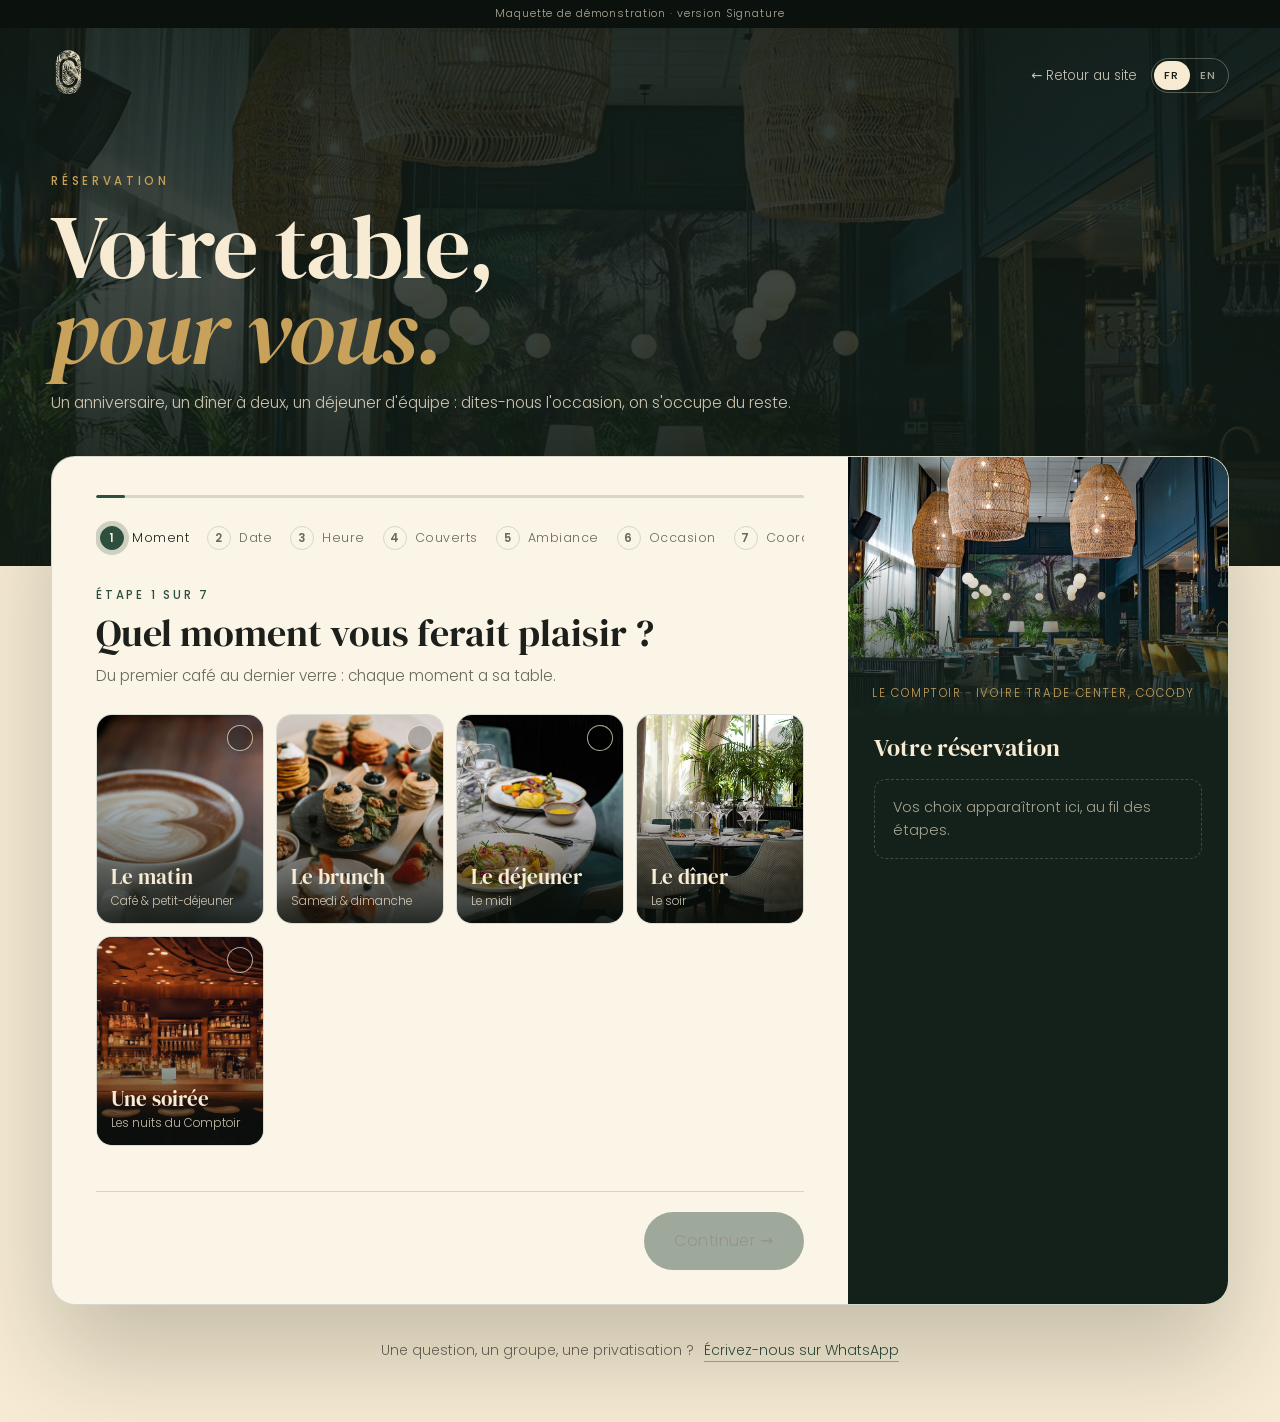
<file: version-a/reserver.html>
<!DOCTYPE html>
<html lang="fr">
<head>
<meta charset="utf-8">
<meta name="viewport" content="width=device-width, initial-scale=1, viewport-fit=cover">
<title>Réserver une table · Le Comptoir · Signature</title>
<meta name="robots" content="noindex, nofollow">
<meta name="theme-color" content="#14211A">
<link rel="icon" href="../assets/img/favicon.png">
<link rel="preconnect" href="https://fonts.googleapis.com"><link rel="preconnect" href="https://fonts.gstatic.com" crossorigin>
<link href="https://fonts.googleapis.com/css2?family=DM+Serif+Display:ital@0;1&family=Poppins:wght@300;400;500;600&display=swap" rel="stylesheet">
<link rel="stylesheet" href="../assets/v2/resa.css">
<style>
:root{--ban:28px}
*{box-sizing:border-box;margin:0;padding:0}
body{font:300 1rem/1.6 'Poppins',system-ui,sans-serif;background:#F7EBD3;color:#1C1F1A;-webkit-font-smoothing:antialiased;overflow-x:clip}
a{color:inherit}
.demo{position:fixed;inset:0 0 auto;height:var(--ban);z-index:90;background:#0B120E;color:rgba(247,235,211,.7);font-size:.68rem;letter-spacing:.08em;display:flex;align-items:center;justify-content:center;text-align:center;padding:0 10px}
.top{position:relative;padding:calc(var(--ban) + 22px) 0 150px;color:#F7EBD3;background:#121C16;overflow:hidden}
.top::before{content:"";position:absolute;inset:0;background:url(../assets/v2/lieu-salle.jpg) center 40%/cover;opacity:.42;transform:scale(1.06);animation:z 14s ease-out forwards}
@keyframes z{to{transform:scale(1)}}
.top::after{content:"";position:absolute;inset:0;background:linear-gradient(180deg,rgba(18,28,22,.75),rgba(18,28,22,.55) 50%,rgba(18,28,22,.95))}
.w{width:min(1240px,92vw);margin:auto;position:relative;z-index:1}
.bar{display:flex;justify-content:space-between;align-items:center;gap:16px}
.bar img{height:44px;width:auto}
.bar .r{display:flex;align-items:center;gap:14px}
.bk{font-size:.84rem;text-decoration:none;opacity:.8}.bk:hover{opacity:1;color:#C8A15A}
.lang{display:flex;border:1px solid rgba(247,235,211,.3);border-radius:999px;padding:2px}
.lang button{background:none;border:0;color:inherit;font:500 .7rem 'Poppins';padding:6px 10px;border-radius:999px;cursor:pointer;letter-spacing:.1em;opacity:.65}
.lang button.on{background:#F7EBD3;color:#121C16;opacity:1}
.hd{margin-top:70px;max-width:760px}
.hd p{font-size:.72rem;letter-spacing:.32em;text-transform:uppercase;color:#C8A15A;font-weight:500}
.hd h1{font:400 clamp(3rem,7vw,6rem)/.95 'DM Serif Display',serif;margin:14px 0 16px;letter-spacing:-.02em}
.hd h1 em{color:#C8A15A}
.hd span{opacity:.8;font-size:.98rem}
#resa{margin-top:-110px;position:relative;z-index:2;
  --rs-sans:'Poppins',system-ui,sans-serif;--rs-serif:'DM Serif Display',Georgia,serif;
  --rs-ink:#1C1F1A;--rs-mute:#6B675C;--rs-bg:#FFFCF5;--rs-card:#FBF5E8;--rs-line:rgba(47,79,62,.18);
  --rs-acc:#2F4F3E;--rs-acc-ink:#F7EBD3;--rs-side:#14211A;--rs-gold:#C8A15A;--rs-err:#C1442D;--rs-shadow:0 50px 100px rgba(18,28,22,.22)}
#resa .rs-card.on .rs-tick{background-color:#C8A15A;border-color:#C8A15A}
#resa .rs-card.on{border-color:#C8A15A;box-shadow:0 0 0 2px #C8A15A,0 18px 40px rgba(0,0,0,.2)}
.help{display:flex;justify-content:center;gap:10px;padding:34px 0 60px;font-size:.88rem;color:#6B675C}
.help a{color:#2F4F3E;text-decoration:none;border-bottom:1px solid #C8A15A}
@media (max-width:980px){:root{--ban:24px}.demo{font-size:.6rem}.top{padding-bottom:120px}.hd{margin-top:40px}.bk{display:none}#resa{margin-top:-90px}.help{padding-bottom:120px;flex-direction:column;align-items:center;text-align:center}}
</style>
</head>
<body>
<div class="demo" data-i18n="demo">Maquette de démonstration · version Signature</div>
<header class="top">
  <div class="w">
    <div class="bar"><a href="./"><img src="../assets/img/logo_creme_c.png" alt="Le Comptoir"></a><div class="r"><a class="bk" href="./" data-i18n="rp_back">← Retour au site</a><div class="lang" role="group" aria-label="Langue"><button data-l="fr" class="on">FR</button><button data-l="en">EN</button></div></div></div>
    <div class="hd"><p data-i18n="rp_ey">Réservation</p><h1 data-i18n="rp_h">Votre table,<br><em>pour vous.</em></h1><span data-i18n="rp_s">Un anniversaire, un dîner à deux, un déjeuner d'équipe : dites-nous l'occasion, on s'occupe du reste.</span></div>
  </div>
</header>
<main class="w"><div id="resa"></div>
<p class="help"><span data-i18n="rp_q">Une question, un groupe, une privatisation ?</span><a href="https://wa.me/2250798974607" target="_blank" rel="noopener" data-i18n="rp_help">Écrivez-nous sur WhatsApp</a></p></main>
<script src="../assets/v2/site.js"></script>
<script src="i18n.js"></script>
<script>Object.assign(LC.dict.en,{rp_h:"Your table,<br><em>just for you.</em>",rp_s:"A birthday, dinner for two, a team lunch: tell us the occasion, we'll take care of the rest.",rp_q:"A question, a group, a private event?"});</script>
<script src="../assets/v2/resa.js"></script>
<script>
var R=ComptoirResa({root:'#resa',lang:LC.lang,offset:60,
  events:[{date:'2026-11-28',name:'Velvet Night',from:'22:00'}],
  images:{idle:'../assets/v2/lieu-salle.jpg',
    moments:{matin:'../assets/img/matin.jpg',brunch:'../assets/img/brunch.jpg',dejeuner:'../assets/v2/lieu-assiette.jpg',diner:'../assets/v2/lieu-table.jpg',soiree:'../assets/img/bar.jpg'},
    zones:{salle:'../assets/v2/lieu-salle.jpg',fenetre:'../assets/v2/lieu-table.jpg',bar:'../assets/img/bar.jpg',terrasse:'../assets/img/terrasse.jpg',egal:''}}});
LC.hooks.push(function(l){R.setLang(l)});
</script>
</body>
</html>
</file>
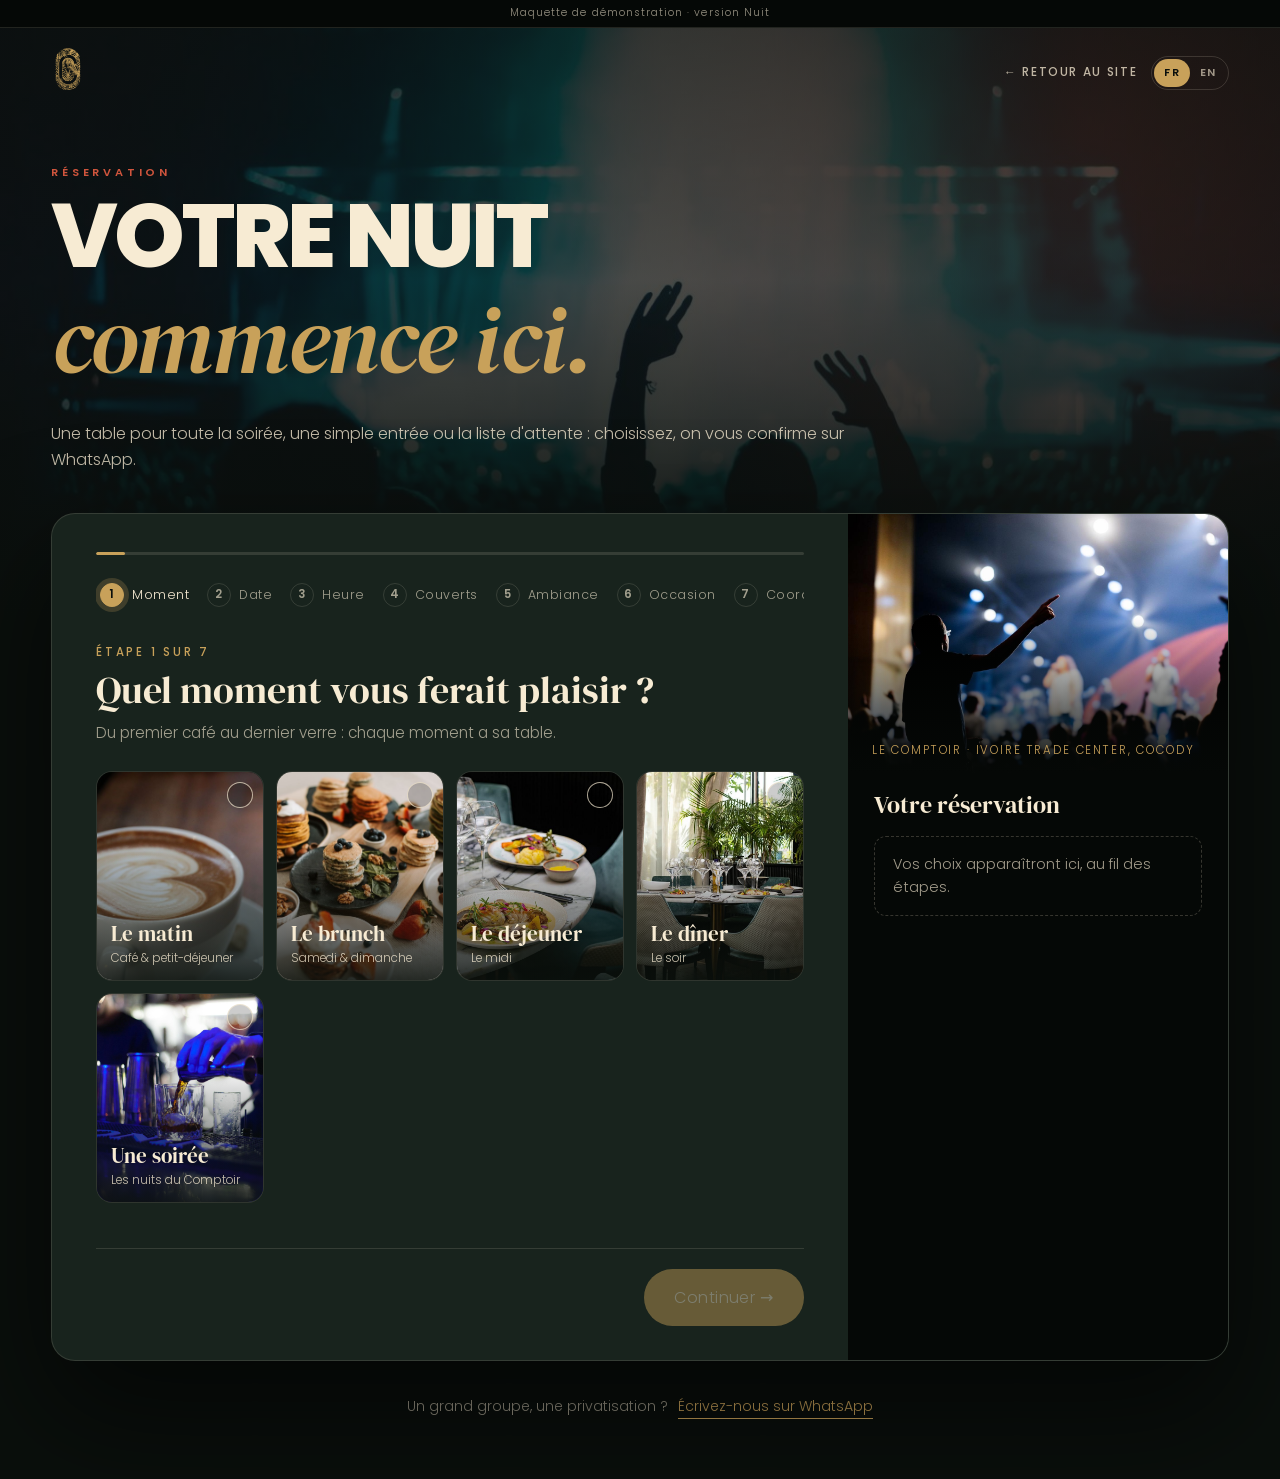
<file: version-b/reserver.html>
<!DOCTYPE html>
<html lang="fr">
<head>
<meta charset="utf-8">
<meta name="viewport" content="width=device-width, initial-scale=1, viewport-fit=cover">
<title>Réserver · La Nuit du Comptoir</title>
<meta name="robots" content="noindex, nofollow">
<meta name="theme-color" content="#0A0F0C">
<link rel="icon" href="../assets/img/favicon.png">
<link rel="preconnect" href="https://fonts.googleapis.com"><link rel="preconnect" href="https://fonts.gstatic.com" crossorigin>
<link href="https://fonts.googleapis.com/css2?family=DM+Serif+Display:ital@0;1&family=Poppins:wght@300;400;500;600;700;800&display=swap" rel="stylesheet">
<link rel="stylesheet" href="../assets/v2/resa.css">
<style>
:root{--ban:28px}
*{box-sizing:border-box;margin:0;padding:0}
html{background:#0A0F0C}
body{font:300 1rem/1.6 'Poppins',system-ui,sans-serif;background:#0A0F0C;color:#F7EBD3;-webkit-font-smoothing:antialiased;overflow-x:clip}
a{color:inherit}
.demo{position:fixed;inset:0 0 auto;height:var(--ban);z-index:90;background:#050806;color:rgba(247,235,211,.6);font-size:.66rem;letter-spacing:.1em;display:flex;align-items:center;justify-content:center;text-align:center;padding:0 10px;border-bottom:1px solid rgba(247,235,211,.12)}
.top{position:relative;padding:calc(var(--ban) + 20px) 0 150px;overflow:hidden;isolation:isolate}
.top::before{content:"";position:absolute;inset:0;z-index:-2;background:url(../assets/v2/nuit-foule.jpg) center 35%/cover;opacity:.5}
.top::after{content:"";position:absolute;inset:0;z-index:-1;background:linear-gradient(180deg,rgba(10,15,12,.7),rgba(10,15,12,.5) 45%,#0A0F0C),radial-gradient(circle at 85% 20%,rgba(207,85,61,.35),transparent 45%)}
.w{width:min(1240px,92vw);margin:auto;position:relative;z-index:1}
.bar{display:flex;justify-content:space-between;align-items:center;gap:16px}
.bar img{height:42px;width:auto}
.bar .r{display:flex;align-items:center;gap:14px}
.bk{font:500 .74rem 'Poppins';letter-spacing:.14em;text-transform:uppercase;text-decoration:none;opacity:.75}.bk:hover{opacity:1;color:#C8A15A}
.lang{display:flex;border:1px solid rgba(247,235,211,.15);border-radius:999px;padding:2px}
.lang button{background:none;border:0;color:inherit;font:600 .68rem 'Poppins';padding:6px 10px;border-radius:999px;cursor:pointer;letter-spacing:.1em;opacity:.6}
.lang button.on{background:#C8A15A;color:#0A0F0C;opacity:1}
.hd{margin-top:66px;max-width:820px}
.hd p{font:600 .7rem 'Poppins';letter-spacing:.34em;text-transform:uppercase;color:#CF553D}
.hd h1{font:800 clamp(2.8rem,7vw,6.2rem)/.88 'Poppins';letter-spacing:-.045em;text-transform:uppercase;margin:16px 0 18px}
.hd h1 em{font:italic 400 1.04em 'DM Serif Display',serif;text-transform:none;letter-spacing:-.02em;color:#C8A15A}
.hd span{opacity:.78}
#resa{margin-top:-110px;position:relative;z-index:2;
  --rs-sans:'Poppins',system-ui,sans-serif;--rs-serif:'DM Serif Display',Georgia,serif;
  --rs-ink:#F7EBD3;--rs-mute:rgba(247,235,211,.62);--rs-bg:#111915;--rs-card:#18231D;--rs-line:rgba(247,235,211,.13);
  --rs-acc:#C8A15A;--rs-acc-ink:#0A0F0C;--rs-side:#050806;--rs-gold:#C8A15A;--rs-err:#F08B73;--rs-shadow:0 50px 120px rgba(0,0,0,.6)}
#resa .rs-in{background:#0E1511;color:#F7EBD3}
#resa .rs-in::placeholder{color:rgba(247,235,211,.35)}
#resa .rs-day:not(:disabled):hover{background:rgba(200,161,90,.15)}
#resa .rs-done-b{background:#111915}
.help{display:flex;justify-content:center;gap:10px;padding:34px 0 60px;font-size:.88rem;color:rgba(247,235,211,.6)}
.help a{color:#C8A15A;text-decoration:none;border-bottom:1px solid #C8A15A}
@media (max-width:980px){:root{--ban:24px}.demo{font-size:.58rem}.top{padding-bottom:120px}.hd{margin-top:40px}.bk{display:none}#resa{margin-top:-90px}.help{padding-bottom:120px;flex-direction:column;align-items:center;text-align:center}}
</style>
</head>
<body>
<div class="demo" data-i18n="demo">Maquette de démonstration · version Nuit</div>
<header class="top">
  <div class="w">
    <div class="bar"><a href="./"><img src="../assets/img/logo_or_c.png" alt="Le Comptoir"></a><div class="r"><a class="bk" href="./" data-i18n="rp_back">← Retour au site</a><div class="lang" role="group" aria-label="Langue"><button data-l="fr" class="on">FR</button><button data-l="en">EN</button></div></div></div>
    <div class="hd"><p data-i18n="rp_ey">Réservation</p><h1 data-i18n="rp_h">Votre nuit<br><em>commence ici.</em></h1><span data-i18n="rp_s">Une table pour toute la soirée, une simple entrée ou la liste d'attente : choisissez, on vous confirme sur WhatsApp.</span></div>
  </div>
</header>
<main class="w"><div id="resa"></div>
<p class="help"><span data-i18n="rp_q">Un grand groupe, une privatisation ?</span><a href="https://wa.me/2250798974607" target="_blank" rel="noopener" data-i18n="rp_help">Écrivez-nous sur WhatsApp</a></p></main>
<script src="../assets/v2/site.js"></script>
<script src="i18n.js"></script>
<script src="../assets/v2/resa.js"></script>
<script>
var R=ComptoirResa({root:'#resa',lang:LC.lang,offset:60,pass:true,
  events:[{date:'2026-11-28',name:'Velvet Night',from:'22:00'}],
  images:{idle:'../assets/v2/nuit-scene.jpg',
    moments:{matin:'../assets/img/matin.jpg',brunch:'../assets/img/brunch.jpg',dejeuner:'../assets/v2/lieu-assiette.jpg',diner:'../assets/v2/lieu-table.jpg',soiree:'../assets/v2/nuit-bleu.jpg'},
    zones:{salle:'../assets/v2/lieu-salle.jpg',fenetre:'../assets/v2/lieu-table.jpg',bar:'../assets/v2/nuit-verre.jpg',terrasse:'../assets/img/terrasse.jpg',egal:''}}});
LC.hooks.push(function(l){R.setLang(l)});
</script>
</body>
</html>
</file>
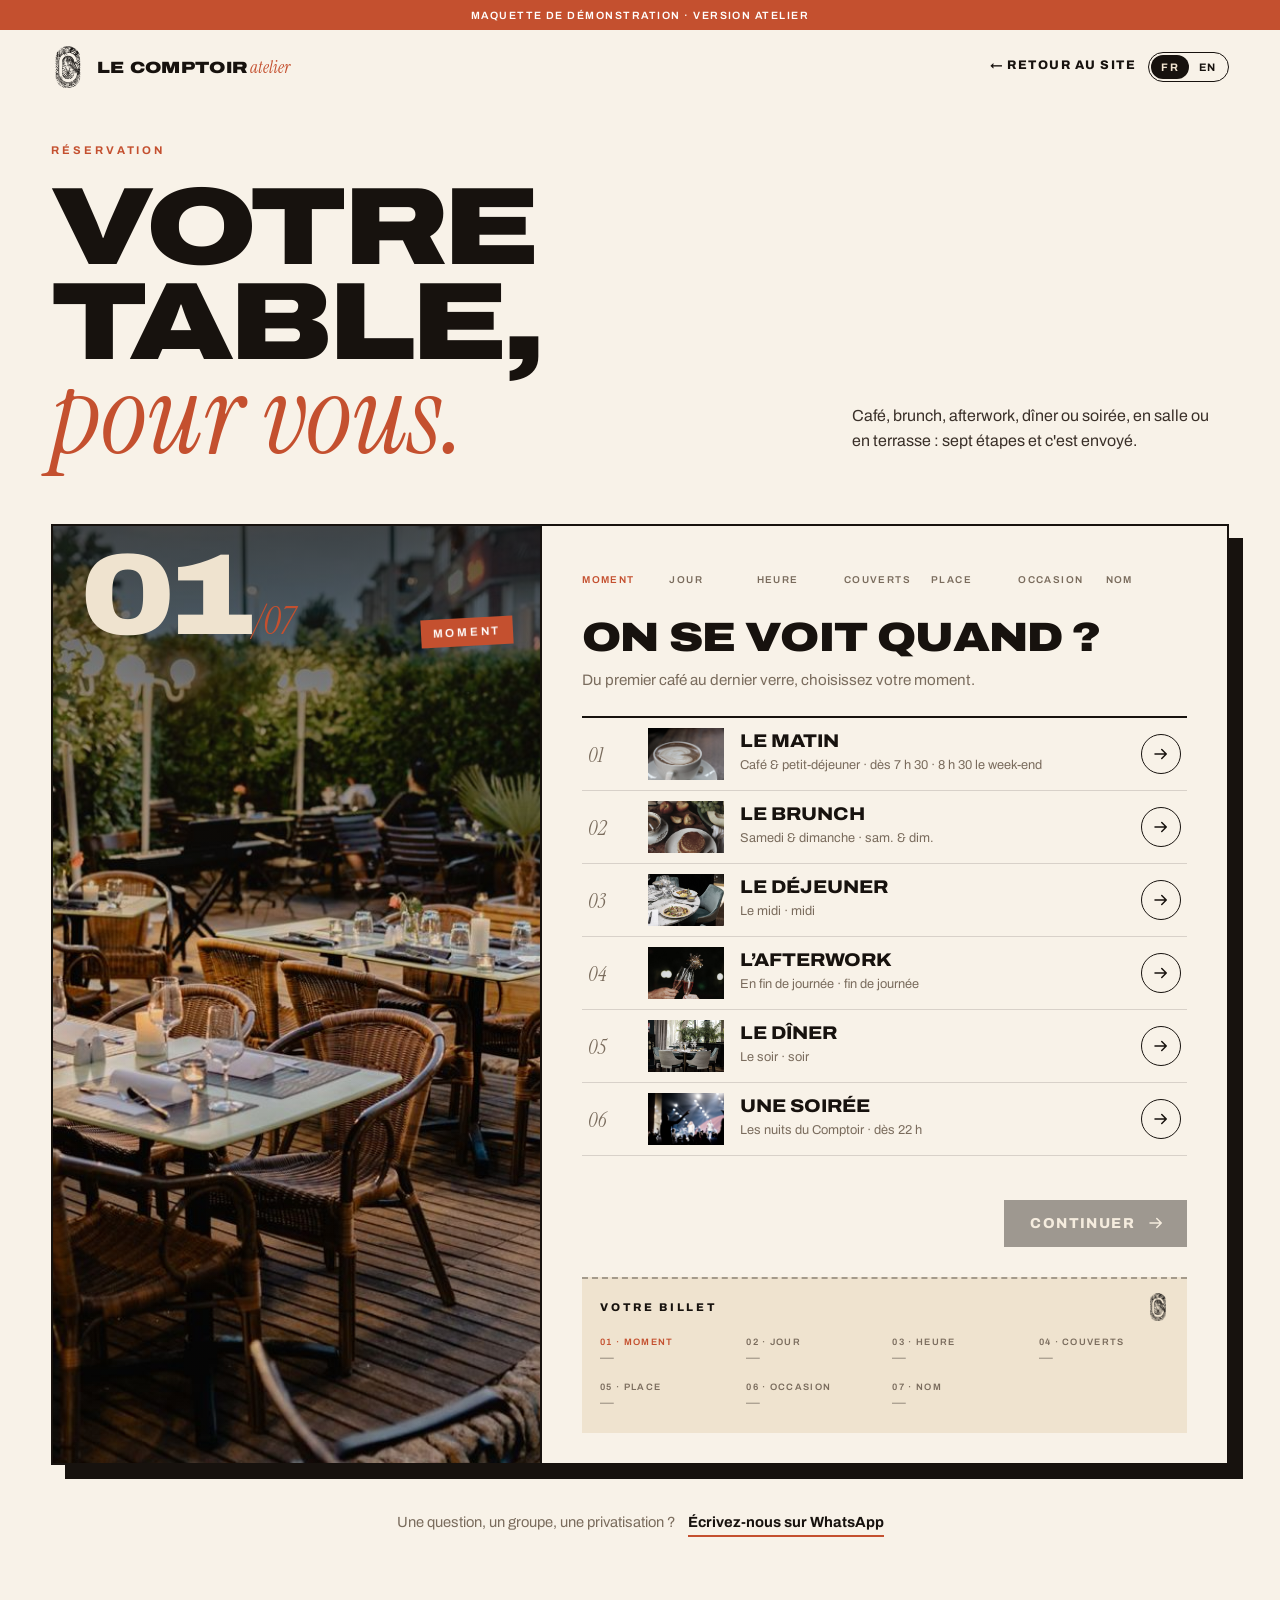
<file: version-c/reserver.html>
<!DOCTYPE html>
<html lang="fr">
<head>
<meta charset="utf-8">
<meta name="viewport" content="width=device-width, initial-scale=1, viewport-fit=cover">
<title>Réserver une table · Le Comptoir · Atelier</title>
<meta name="robots" content="noindex, nofollow">
<meta name="theme-color" content="#C4502F">
<link rel="icon" href="../assets/img/favicon.png">
<link rel="preconnect" href="https://fonts.googleapis.com"><link rel="preconnect" href="https://fonts.gstatic.com" crossorigin>
<link href="https://fonts.googleapis.com/css2?family=Archivo:wdth,wght@100..125,400..900&family=Instrument+Serif:ital@0;1&display=swap" rel="stylesheet">
<link rel="stylesheet" href="../assets/c/site-c.css">
<link rel="stylesheet" href="../assets/c/resa-c.css">
</head>
<body>
<div class="demo" data-i18n="demo">Maquette de démonstration · version Atelier</div>
<nav class="nav solid" data-nav>
  <div class="w">
    <a href="./" class="brand" aria-label="Le Comptoir"><img src="../assets/c/logo_noir_c.png" alt="Le Comptoir"><b>LE COMPTOIR<i>atelier</i></b></a>
    <div class="nr">
      <a class="go" href="./" data-i18n="rp_back" style="border:0">← Retour au site</a>
      <div class="lang" role="group" aria-label="Langue"><button data-l="fr" class="on">FR</button><button data-l="en">EN</button></div>
    </div>
  </div>
</nav>
<header class="rp-top">
  <div class="w">
    <span class="ey" data-i18n="rp_ey">Réservation</span>
    <h1 class="X"><span data-i18n="rp_h1">Votre table,</span><br><span class="I" data-i18n="rp_h2">pour vous.</span></h1>
    <p data-i18n="rp_s">Café, brunch, afterwork, dîner ou soirée, en salle ou en terrasse : sept étapes et c'est envoyé.</p>
  </div>
</header>
<main class="w rp-main">
  <div id="resa"></div>
  <p class="rp-help"><span data-i18n="rp_q">Une question, un groupe, une privatisation ?</span><a href="https://wa.me/2250798974607" target="_blank" rel="noopener" data-i18n="rp_help">Écrivez-nous sur WhatsApp</a></p>
</main>
<script src="../assets/v2/site.js"></script>
<script src="i18n.js"></script>
<script src="../assets/c/resa-c.js"></script>
<script>
var R=AtelierResa({root:'#resa',lang:LC.lang,offset:110,
  events:[{date:'2026-11-28',name:'Velvet Night',from:'22:00'}],
  images:{logo:'../assets/c/logo_noir_c.png',idle:'../assets/img/terrasse.jpg',
    moments:{matin:'../assets/img/matin.jpg',brunch:'../assets/img/brunch2.jpg',dejeuner:'../assets/v2/lieu-assiette.jpg',afterwork:'../assets/v2/nuit-toast.jpg',diner:'../assets/v2/lieu-table.jpg',soiree:'../assets/v2/nuit-scene.jpg'},
    zones:{terrasse:'../assets/img/terrasse.jpg',salle:'../assets/v2/lieu-salle.jpg',fenetre:'../assets/v2/lieu-table.jpg',bar:'../assets/img/bar.jpg',egal:''}}});
LC.hooks.push(function(l){R.setLang(l)});
</script>
</body>
</html>
</file>
<file: assets/c/site-c.css>
/* Le Comptoir · version C « Atelier » */
:root{--ink:#17120E;--terra:#C4502F;--terra-d:#A23F22;--sable:#EFE3CF;--sable-2:#F8F2E8;--mute:#7A6C5D;--line:rgba(23,18,14,.14);--ban:30px;--nav:74px;
  --wide:'Archivo',system-ui,sans-serif;--it:'Instrument Serif',Georgia,serif;--ease:cubic-bezier(.2,.7,.2,1)}
*{box-sizing:border-box;margin:0;padding:0}
html{overflow-x:clip;scroll-behavior:smooth;scroll-padding-top:calc(var(--ban) + var(--nav))}
body{font:400 1rem/1.6 var(--wide);background:var(--sable-2);color:var(--ink);-webkit-font-smoothing:antialiased;overflow-x:clip}
img{display:block;max-width:100%}
a{color:inherit}
.w{width:min(1360px,92vw);margin:auto}
.X{font-family:var(--wide);font-weight:900;font-stretch:125%;text-transform:uppercase;letter-spacing:-.035em;line-height:.86}
.I{font-family:var(--it);font-style:italic;font-weight:400;text-transform:none;letter-spacing:0}
.ey{font:700 .7rem var(--wide);letter-spacing:.26em;text-transform:uppercase}
.demo{position:fixed;inset:0 0 auto;height:var(--ban);z-index:95;background:var(--terra);color:#fff;font:600 .66rem var(--wide);letter-spacing:.14em;text-transform:uppercase;display:flex;align-items:center;justify-content:center;text-align:center;padding:0 10px}
/* navigation */
.nav{position:fixed;top:var(--ban);left:0;right:0;z-index:90;height:var(--nav);transition:background .35s,box-shadow .35s}
.nav.solid{background:rgba(248,242,232,.94);backdrop-filter:blur(10px);box-shadow:0 1px 0 var(--line)}
.nav .w{height:100%;display:flex;align-items:center;justify-content:space-between;gap:20px}
.brand{display:flex;align-items:center;gap:12px;text-decoration:none}
.brand img{height:42px;width:auto}
.brand b{font:900 1.02rem var(--wide);font-stretch:125%;letter-spacing:.02em}
.brand b i{font:italic 400 1.05em var(--it);color:var(--terra);letter-spacing:0;margin-left:.15em}
.links{display:flex;gap:28px;list-style:none}
.links a{text-decoration:none;font:600 .8rem var(--wide);letter-spacing:.12em;text-transform:uppercase;position:relative}
.links a::after{content:"";position:absolute;left:0;right:100%;bottom:-6px;height:2px;background:var(--terra);transition:right .3s var(--ease)}
.links a:hover::after{right:0}
.nr{display:flex;align-items:center;gap:12px}
.lang{display:flex;border:1.5px solid var(--ink);border-radius:999px;padding:2px}
.lang button{background:none;border:0;font:700 .68rem var(--wide);letter-spacing:.1em;padding:6px 10px;border-radius:999px;cursor:pointer;color:var(--ink)}
.lang button.on{background:var(--ink);color:var(--sable)}
.btn{display:inline-flex;align-items:center;gap:12px;padding:1em 1.5em 1em 1.7em;font:800 .82rem var(--wide);letter-spacing:.1em;text-transform:uppercase;text-decoration:none;border:0;cursor:pointer;transition:background .25s,transform .25s,color .25s}
.btn svg{transition:transform .3s var(--ease)}
.btn:hover svg{transform:translateX(4px)}
.b-ink{background:var(--ink);color:var(--sable)}.b-ink:hover{background:var(--terra)}
.b-terra{background:var(--terra);color:#fff}.b-terra:hover{background:var(--ink)}
.b-line{border:1.5px solid currentColor;background:none}
.b-line:hover{background:var(--ink);color:var(--sable);border-color:var(--ink)}
.burger{display:none;width:46px;height:46px;border:1.5px solid var(--ink);background:none;cursor:pointer;flex-direction:column;align-items:center;justify-content:center;gap:5px}
.burger i{display:block;width:20px;height:2px;background:var(--ink);transition:.3s}
body.menu-open .burger i:first-child{transform:translateY(3.5px) rotate(45deg)}
body.menu-open .burger i:last-child{transform:translateY(-3.5px) rotate(-45deg)}
.menu{position:fixed;inset:0;z-index:85;background:var(--terra);color:#fff;padding:calc(var(--ban) + var(--nav) + 30px) 6vw 40px;display:flex;flex-direction:column;justify-content:space-between;clip-path:circle(0 at calc(100% - 46px) 66px);transition:clip-path .6s var(--ease);visibility:hidden}
body.menu-open .menu{clip-path:circle(150% at calc(100% - 46px) 66px);visibility:visible}
body.menu-open{overflow:hidden}
.menu ul{list-style:none}
.menu li a{display:block;text-decoration:none;font:900 2.6rem/1.05 var(--wide);font-stretch:125%;text-transform:uppercase;letter-spacing:-.03em;padding:.12em 0}
.menu li a span{font:italic 400 .5em var(--it);margin-right:.4em;opacity:.7;text-transform:none}
.menu p{font-size:.88rem;opacity:.9}
/* accueil */
.hero{padding-top:calc(var(--ban) + var(--nav) + 24px);position:relative;overflow:hidden;padding-bottom:30px}
.hero .w{display:grid;grid-template-columns:repeat(12,1fr);gap:0 24px;align-items:end;min-height:calc(100svh - var(--ban) - var(--nav) - 24px)}
.h-t{grid-column:1/8;grid-row:1;position:relative;z-index:3;padding:0 0 56px}
.h-t .ey{color:var(--terra);display:block;margin-bottom:22px}
.h-t h1{font-size:clamp(4rem,10.2vw,10.6rem);margin-bottom:16px}
.h-t h1 .l{display:block;overflow:hidden;padding-bottom:.04em;width:max-content;max-width:none}
.h-t h1 .l>span{display:block;transform:translateY(105%);animation:up 1s var(--ease) forwards}
.h-t h1 .l:nth-child(2)>span{animation-delay:.12s}
.h-t h1 em{color:var(--terra);font-style:normal}
@keyframes up{to{transform:none}}
.h-t .I.sub{font-size:clamp(1.7rem,3vw,2.8rem);line-height:1;color:var(--ink);display:block;margin-bottom:26px;opacity:0;animation:fade .9s .5s forwards}
@keyframes fade{to{opacity:1}}
.h-t p.lead{max-width:430px;font-size:1.02rem;color:#3A3029;margin-bottom:28px;opacity:0;animation:fade .9s .65s forwards}
.h-acts{display:flex;gap:10px;flex-wrap:wrap;opacity:0;animation:fade .9s .8s forwards}
.h-now{display:flex;align-items:center;gap:10px;margin-top:26px;font:600 .82rem var(--wide);opacity:0;animation:fade .9s 1s forwards}
.h-now i{width:9px;height:9px;border-radius:50%;background:#2E9E5B;box-shadow:0 0 0 0 rgba(46,158,91,.6);animation:pulse 2s infinite}
@keyframes pulse{70%{box-shadow:0 0 0 10px rgba(46,158,91,0)}100%{box-shadow:0 0 0 0 rgba(46,158,91,0)}}
.h-ph{grid-column:6/13;grid-row:1;align-self:stretch;position:relative;margin-bottom:0;min-height:560px}
.h-ph .fr{position:absolute;inset:0 0 0 0;overflow:hidden;clip-path:inset(0 0 100% 0);animation:clip 1.3s .15s var(--ease) forwards}
@keyframes clip{to{clip-path:inset(0)}}
.h-ph .fr img{width:100%;height:115%;object-fit:cover;will-change:transform}
.h-ph .fr::after{content:"";position:absolute;inset:0;background:linear-gradient(90deg,rgba(248,242,232,.6),transparent 30%)}
.h-ph .sm{position:absolute;left:-9%;bottom:-40px;width:34%;aspect-ratio:4/5;overflow:hidden;border:8px solid var(--sable-2);z-index:4;opacity:0;animation:fade 1s 1s forwards}
.h-ph .sm img{width:100%;height:100%;object-fit:cover}
.stk{position:absolute;right:-26px;top:40px;width:150px;height:150px;z-index:5;color:var(--ink)}
.stk svg{width:100%;height:100%;animation:spin 18s linear infinite}
.stk b{position:absolute;inset:0;display:grid;place-items:center;text-align:center;font:900 1.05rem/1 var(--wide);font-stretch:125%;color:#fff}
.stk::before{content:"";position:absolute;inset:28px;border-radius:50%;background:var(--terra)}
@keyframes spin{to{transform:rotate(360deg)}}
/* bandeau défilant */
.mq{background:var(--ink);color:var(--sable);overflow:hidden;white-space:nowrap;border-block:2px solid var(--ink);margin-top:70px;transform:rotate(-1.2deg) scale(1.02)}
.mq div{display:inline-flex;gap:34px;padding:18px 0;animation:mq 30s linear infinite}
.mq span{font:900 1.6rem var(--wide);font-stretch:125%;text-transform:uppercase;letter-spacing:-.01em}
.mq span.I{font-size:1.9rem;color:var(--terra)}
.mq i{color:var(--terra);font-style:normal;font-size:1.4rem;align-self:center}
@keyframes mq{to{transform:translateX(-50%)}}
/* manifeste */
.man{padding:150px 0 120px;overflow:hidden}
.man .big{font-size:clamp(2.4rem,6.4vw,7rem);white-space:nowrap;will-change:transform}
.man .big .I{color:var(--terra);font-size:1.02em}
.man .big.r{text-align:right}
.man .row{display:grid;grid-template-columns:repeat(12,1fr);gap:24px;margin-top:60px}
.man .row p{grid-column:7/12;font-size:1.18rem;line-height:1.55}
.man .row p em{font:italic 400 1.2em var(--it);color:var(--terra)}
.man .row .ey{grid-column:2/6;color:var(--mute);padding-top:8px}
/* la journée */
.day{padding:40px 0 140px}
.sec-h{display:flex;justify-content:space-between;align-items:flex-end;gap:30px;margin-bottom:60px;border-bottom:2px solid var(--ink);padding-bottom:22px}
.sec-h h2{font-size:clamp(3rem,7vw,7rem)}
.sec-h h2 .I{color:var(--terra)}
.sec-h p{max-width:360px;color:var(--mute);font-size:.95rem}
.dg{display:grid;grid-template-columns:repeat(12,1fr);gap:28px}
.dc{position:relative}
.dc .ph{position:relative;overflow:hidden;background:var(--ink)}
.dc .ph img{width:100%;height:100%;object-fit:cover;transform:scale(1.12);transition:transform 1.4s var(--ease)}
.dc.in .ph img{transform:scale(1)}
.dc:hover .ph img{transform:scale(1.04)}
.dc .hr{position:absolute;top:16px;left:16px;background:var(--sable-2);font:800 .74rem var(--wide);letter-spacing:.14em;text-transform:uppercase;padding:.6em .9em;z-index:2}
.dc .n{font:italic 400 3.4rem/1 var(--it);color:var(--terra)}
.dc h3{font:900 clamp(1.9rem,3vw,3rem)/.9 var(--wide);font-stretch:125%;text-transform:uppercase;letter-spacing:-.03em;margin:4px 0 12px}
.dc h3 small{display:block;font:italic 400 .55em/1.2 var(--it);text-transform:none;letter-spacing:0;color:var(--mute);margin-top:6px}
.dc p{color:#3A3029;max-width:440px;margin-bottom:16px}
.go{display:inline-flex;align-items:center;gap:10px;font:800 .78rem var(--wide);letter-spacing:.12em;text-transform:uppercase;text-decoration:none;border-bottom:2px solid var(--terra);padding-bottom:4px}
.go svg{transition:transform .3s var(--ease)}.go:hover svg{transform:translateX(5px)}
.dc .tx{padding-top:20px}
.d1{grid-column:1/8}.d1 .ph{aspect-ratio:16/11}
.d2{grid-column:9/13;margin-top:180px}.d2 .ph{aspect-ratio:4/5}
.d3{grid-column:2/6;margin-top:-60px}.d3 .ph{aspect-ratio:4/5}
.d4{grid-column:7/13;margin-top:40px;background:var(--terra);color:#fff;padding:22px 22px 30px}
.d4 .ph{aspect-ratio:16/10}.d4 .n{color:var(--ink)}.d4 p{color:rgba(255,255,255,.9)}.d4 h3 small{color:rgba(255,255,255,.8)}.d4 .go{border-color:var(--ink)}
.d4 .hr{background:var(--ink);color:var(--sable)}
.d5{grid-column:1/13;margin-top:60px;display:grid;grid-template-columns:repeat(12,1fr);gap:28px;align-items:end}
.d5 .ph{grid-column:1/9;aspect-ratio:21/9}
.d5 .tx{grid-column:9/13;padding:0 0 10px}
/* terrasse */
.ter{position:relative;height:190vh;background:var(--ink)}
.ter .st{position:sticky;top:0;height:100vh;overflow:hidden;color:#fff}
.ter .bg{position:absolute;inset:-6% 0;background:url(../img/terrasse.jpg) center/cover;will-change:transform}
.ter .bg::after{content:"";position:absolute;inset:0;background:linear-gradient(180deg,rgba(23,18,14,.35),rgba(23,18,14,.15) 40%,rgba(23,18,14,.8))}
.ter .w{position:relative;height:100%;display:flex;flex-direction:column;justify-content:flex-end;padding-bottom:70px}
.ter h2{font-size:clamp(3.2rem,10.6vw,11.5rem);line-height:.8;will-change:transform}
.ter h2 .I{display:block;font-size:.4em;color:var(--sable);margin:0 0 .1em .1em}
.ter .q{position:absolute;right:0;top:calc(var(--ban) + var(--nav) + 50px);width:min(380px,90%);background:var(--sable-2);color:var(--ink);padding:26px 26px 22px;transform:rotate(2deg);box-shadow:10px 10px 0 var(--terra)}
.ter .q blockquote{font:italic 400 1.75rem/1.12 var(--it)}
.ter .q cite{display:flex;align-items:center;gap:8px;font:700 .7rem var(--wide);letter-spacing:.14em;text-transform:uppercase;margin-top:16px;font-style:normal;color:var(--mute)}
.ter .row{display:flex;justify-content:space-between;align-items:flex-end;gap:30px;margin-top:30px}
.ter .row p{max-width:460px;font-size:1.05rem;color:rgba(255,255,255,.9)}
.ter .cap{position:absolute;left:4vw;top:calc(var(--ban) + var(--nav) + 20px);font-size:.68rem;opacity:.6;letter-spacing:.06em}
/* carte */
.menu-s{padding:150px 0 140px}
.mg{display:grid;grid-template-columns:repeat(12,1fr);gap:28px}
.m-l{grid-column:1/6;position:sticky;top:calc(var(--ban) + var(--nav) + 30px);align-self:start}
.m-l h2{font-size:clamp(3rem,5.3vw,5.8rem);margin-bottom:22px}
.m-l h2 .I{color:var(--terra)}
.m-l .pic{position:relative;aspect-ratio:4/5;overflow:hidden;max-width:420px;margin-top:20px}
.m-l .pic img{position:absolute;inset:0;width:100%;height:100%;object-fit:cover;opacity:0;transition:opacity .6s,transform 1.2s var(--ease);transform:scale(1.08)}
.m-l .pic img.on{opacity:1;transform:none}
.m-l .pic span{position:absolute;left:12px;bottom:12px;background:var(--sable-2);font:800 .7rem var(--wide);letter-spacing:.14em;text-transform:uppercase;padding:.5em .8em}
.m-r{grid-column:7/13}
.cat{border-top:2px solid var(--ink)}
.cat:last-of-type{border-bottom:2px solid var(--ink)}
.cat summary{list-style:none;display:grid;grid-template-columns:60px 1fr 44px;align-items:center;gap:14px;padding:26px 0;cursor:pointer}
.cat summary::-webkit-details-marker{display:none}
.cat summary .n{font:italic 400 1.6rem var(--it);color:var(--terra)}
.cat summary b{font:900 clamp(1.6rem,2.7vw,2.6rem)/.95 var(--wide);font-stretch:125%;text-transform:uppercase;letter-spacing:-.03em;transition:transform .35s var(--ease)}
.cat summary b small{display:block;font:italic 400 .5em var(--it);text-transform:none;letter-spacing:0;color:var(--mute);margin-top:6px}
.cat summary:hover b{transform:translateX(10px)}
.cat summary .pl{width:44px;height:44px;border-radius:50%;border:1.5px solid var(--ink);display:grid;place-items:center;font-size:1.3rem;transition:.3s}
.cat[open] summary .pl{background:var(--terra);border-color:var(--terra);color:#fff;transform:rotate(45deg)}
.cat ul{list-style:none;padding:0 0 26px 74px;display:grid;gap:14px}
.cat li{display:grid;gap:2px}
.cat li b{font:800 1rem var(--wide);text-transform:uppercase;letter-spacing:.02em}
.cat li span{color:var(--mute);font-size:.92rem}
.m-note{margin-top:34px;background:var(--ink);color:var(--sable);padding:26px;display:flex;justify-content:space-between;align-items:center;gap:20px;flex-wrap:wrap}
.m-note b{font:900 1.5rem/1 var(--wide);font-stretch:125%;text-transform:uppercase;display:block;margin-bottom:6px}
.m-note p{font-size:.9rem;opacity:.75;max-width:360px}
/* soirées */
.nights{background:var(--ink);color:var(--sable);padding:140px 0 150px;position:relative;overflow:hidden}
.nights .sec-h{border-color:var(--sable)}
.nights .sec-h p{color:rgba(239,227,207,.6)}
.ng{display:grid;grid-template-columns:repeat(12,1fr);gap:28px;align-items:start}
.poster{grid-column:1/8;position:relative;background:var(--terra);padding:20px;color:#fff;transform:rotate(-1.5deg)}
.poster .ph{aspect-ratio:16/11;overflow:hidden;position:relative}
.poster .ph img{width:100%;height:100%;object-fit:cover;filter:contrast(1.05) saturate(1.1);mix-blend-mode:normal}
.poster .tag{position:absolute;top:34px;right:34px;background:var(--sable-2);color:var(--ink);font:800 .68rem var(--wide);letter-spacing:.16em;text-transform:uppercase;padding:.6em .9em;z-index:2}
.poster h3{font-size:clamp(3.4rem,7vw,7rem);margin:18px 0 8px}
.poster h3 .I{font-size:1em;color:var(--ink)}
.poster .meta{display:grid;grid-template-columns:repeat(3,1fr);gap:16px;border-top:2px solid rgba(255,255,255,.4);padding-top:14px;margin-top:14px}
.poster .meta small{display:block;font:700 .62rem var(--wide);letter-spacing:.18em;text-transform:uppercase;opacity:.75}
.poster .meta b{font:800 1.05rem var(--wide)}
.poster p{font-size:1rem;max-width:560px;color:rgba(255,255,255,.92)}
.poster .btn{margin-top:22px}
.past{grid-column:9/13;padding-top:20px}
.past h4{font:700 .7rem var(--wide);letter-spacing:.26em;text-transform:uppercase;color:var(--terra);margin-bottom:20px}
.pe{display:grid;grid-template-columns:auto 1fr;gap:18px;padding:22px 0;border-top:1px solid rgba(239,227,207,.2);align-items:start}
.pe:last-child{border-bottom:1px solid rgba(239,227,207,.2)}
.pe .d{font:900 3rem/.8 var(--wide);font-stretch:125%;letter-spacing:-.04em}
.pe .d small{display:block;font:italic 400 .42em var(--it);letter-spacing:0;color:rgba(239,227,207,.6);margin-top:8px}
.pe b{font:800 1.1rem/1.15 var(--wide);text-transform:uppercase;display:block}
.pe span{font-size:.9rem;color:rgba(239,227,207,.7)}
.past .img{margin-top:26px;aspect-ratio:4/3;overflow:hidden}
.past .img img{width:100%;height:100%;object-fit:cover;filter:grayscale(1) contrast(1.1)}
.past .ig{display:inline-flex;margin-top:22px;color:var(--sable)}
.nights .glow{position:absolute;width:700px;height:700px;border-radius:50%;background:radial-gradient(circle,rgba(196,80,47,.35),transparent 65%);right:-200px;top:-200px;pointer-events:none}
/* réservation (appel) */
.rc{padding:140px 0;background:var(--sable)}
.rc .w{display:grid;grid-template-columns:repeat(12,1fr);gap:28px;align-items:center}
.rc h2{grid-column:1/7;font-size:clamp(3.4rem,7.4vw,7.6rem)}
.rc h2 .I{color:var(--terra)}
.rc .steps{grid-column:8/13;list-style:none;counter-reset:s}
.rc .steps li{counter-increment:s;display:flex;align-items:baseline;gap:16px;padding:12px 0;border-bottom:1px solid var(--line);font:700 1.05rem var(--wide)}
.rc .steps li::before{content:counter(s,decimal-leading-zero);font:italic 400 1.3rem var(--it);color:var(--terra);min-width:30px}
.rc .act{grid-column:8/13;display:flex;gap:10px;flex-wrap:wrap}
/* accès */
.acc{padding:140px 0 0}
.ag{display:grid;grid-template-columns:repeat(12,1fr);gap:0;border:2px solid var(--ink)}
.ag .map{grid-column:1/7;min-height:520px;position:relative;border-right:2px solid var(--ink);background:#ddd}
.ag .map iframe{position:absolute;inset:0;width:100%;height:100%;border:0;filter:grayscale(1) sepia(.25) contrast(1.05)}
.ag .info{grid-column:7/13;display:grid;grid-template-columns:1fr 1fr}
.ag .it{padding:28px;border-bottom:2px solid var(--ink)}
.ag .it:nth-child(odd){border-right:2px solid var(--ink)}
.ag .it.full{grid-column:span 2;border-right:0}
.ag .it small{display:block;font:700 .66rem var(--wide);letter-spacing:.22em;text-transform:uppercase;color:var(--terra);margin-bottom:10px}
.ag .it b{font:800 1.12rem/1.35 var(--wide);display:block}
.ag .it a{text-decoration:none}
.ag .it a:hover{color:var(--terra)}
.ag .it span{font-size:.92rem;color:var(--mute)}
.ag .it.cta{background:var(--terra);color:#fff;display:flex;flex-direction:column;justify-content:space-between;gap:18px;border-bottom:0}
.ag .it.cta small{color:var(--ink)}
.ag .it.cta b{font:900 1.8rem/.95 var(--wide);font-stretch:125%;text-transform:uppercase}
.ag .it:last-child,.ag .it:nth-last-child(2):not(.full){border-bottom:0}
/* pied de page */
footer{background:var(--ink);color:var(--sable);margin-top:140px;padding:90px 0 40px;overflow:hidden}
.fg{display:grid;grid-template-columns:2fr 1fr 1fr 1fr;gap:28px;padding-bottom:60px}
.fg h5{font:700 .66rem var(--wide);letter-spacing:.22em;text-transform:uppercase;color:var(--terra);margin-bottom:14px}
.fg p,.fg a{font-size:.92rem;line-height:1.9;text-decoration:none;display:block;color:rgba(239,227,207,.8)}
.fg a:hover{color:#fff}
.fg .big{font:900 2.6rem/.9 var(--wide);font-stretch:125%;text-transform:uppercase;color:var(--sable)}
.fg .big .I{color:var(--terra)}
.wm{font:900 clamp(3rem,12.6vw,14rem)/.78 var(--wide);font-stretch:125%;letter-spacing:-.05em;text-transform:uppercase;white-space:nowrap;color:var(--terra);margin:0 0 30px -.04em;will-change:transform}
.fb{display:flex;justify-content:space-between;gap:20px;flex-wrap:wrap;font-size:.76rem;color:rgba(239,227,207,.55);border-top:1px solid rgba(239,227,207,.18);padding-top:22px}
/* whatsapp */
.wa{position:fixed;right:22px;bottom:22px;z-index:80;width:60px;height:60px;border-radius:50%;background:#1F8F4E;color:#fff;display:grid;place-items:center;box-shadow:0 14px 30px rgba(0,0,0,.25);transition:transform .3s}
.wa:hover{transform:scale(1.08) rotate(-6deg)}
.wa span{position:absolute;right:72px;white-space:nowrap;background:var(--ink);color:var(--sable);font:700 .72rem var(--wide);letter-spacing:.08em;text-transform:uppercase;padding:.7em 1em;opacity:0;transform:translateX(8px);transition:.3s;pointer-events:none}
.wa:hover span{opacity:1;transform:none}
/* apparitions */
.rv{opacity:0;transform:translateY(40px);transition:opacity .9s var(--ease),transform .9s var(--ease)}
.rv.in{opacity:1;transform:none}
.rv.d1x{transition-delay:.1s}.rv.d2x{transition-delay:.2s}
/* page réservation */
.rp-top{padding:calc(var(--ban) + var(--nav) + 40px) 0 60px}
.rp-top .w{display:grid;grid-template-columns:repeat(12,1fr);gap:24px;align-items:end}
.rp-top h1{grid-column:1/9;font-size:clamp(3.4rem,8.6vw,9rem)}
.rp-top h1 .I{color:var(--terra)}
.rp-top p{grid-column:9/13;color:#3A3029;padding-bottom:10px}
.rp-top .ey{grid-column:1/13;color:var(--terra)}
.rp-main{padding-bottom:110px}
.rp-help{display:flex;justify-content:center;gap:12px;flex-wrap:wrap;padding:46px 0 0;font-size:.92rem;color:var(--mute)}
.rp-help a{color:var(--ink);font-weight:700;text-decoration:none;border-bottom:2px solid var(--terra)}
/* tablette & téléphone */
@media (max-width:1100px){.links{display:none}.burger{display:flex}.nr .btn{display:none}}
@media (max-width:980px){
  :root{--ban:26px;--nav:64px}
  .demo{font-size:.56rem;letter-spacing:.08em}
  .brand img{height:36px}.brand b{font-size:.9rem}
  .hero .w{grid-template-columns:minmax(0,1fr);min-height:0}
  .h-t,.h-ph{grid-column:1;grid-row:auto;min-width:0}
  .h-t{padding:0 0 30px}
  .h-t .ey{letter-spacing:.16em;line-height:1.6}
  .h-t h1{font-size:14.8vw;font-stretch:112%}
  .h-acts .btn{flex:1;justify-content:center}
  .nr{gap:8px}.lang button{padding:6px 8px}
  .h-ph{min-height:0;height:62vh;margin:0 -4vw}
  .h-ph .sm{left:4vw;bottom:-30px;width:38%;border-width:6px}
  .stk{right:10px;top:-60px;width:116px;height:116px}.stk::before{inset:22px}.stk b{font-size:.84rem}
  .mq{margin-top:60px}.mq span{font-size:1.15rem}.mq span.I{font-size:1.4rem}
  .man{padding:90px 0 70px}
  .man .row{grid-template-columns:1fr;margin-top:30px;gap:12px}
  .man .row p,.man .row .ey{grid-column:1}
  .man .row p{font-size:1.04rem}
  .sec-h{flex-direction:column;align-items:flex-start;margin-bottom:40px}
  .dg{grid-template-columns:1fr;gap:50px}
  .d1,.d2,.d3,.d4,.d5{grid-column:1;margin-top:0}
  .d2{margin-left:14vw}.d3{margin-right:14vw}
  .d5{grid-template-columns:1fr;gap:0}.d5 .ph,.d5 .tx{grid-column:1}.d5 .ph{aspect-ratio:4/3}.d5 .tx{padding-top:20px}
  .ter{height:150vh}
  .ter .bg{background-image:url(../v2/terrasse-nuit.jpg)}
  .ter .q{position:relative;top:auto;right:auto;margin-bottom:auto;margin-top:calc(var(--ban) + var(--nav) + 40px);width:86%;padding:20px}
  .ter .q blockquote{font-size:1.4rem}
  .ter .row{flex-direction:column;align-items:flex-start;gap:20px}
  .ter .cap{top:auto;bottom:14px;left:4vw}
  .ter .w{padding-bottom:50px}
  .menu-s{padding:100px 0}
  .mg{grid-template-columns:1fr;gap:20px}
  .m-l,.m-r{grid-column:1;position:static}
  .m-l .pic{display:none}
  .cat summary{grid-template-columns:40px 1fr 40px;padding:20px 0}
  .cat ul{padding-left:54px}
  .nights{padding:100px 0}
  .ng{grid-template-columns:1fr;gap:50px}
  .poster,.past{grid-column:1}
  .poster{padding:14px;transform:rotate(-1deg)}
  .poster .tag{top:24px;right:24px}
  .poster .meta{grid-template-columns:1fr 1fr}
  .rc{padding:100px 0}
  .rc .w{grid-template-columns:1fr;gap:26px}
  .rc h2,.rc .steps,.rc .act{grid-column:1}
  .acc{padding:100px 0 0}
  .ag{grid-template-columns:1fr}
  .ag .map{grid-column:1;min-height:320px;border-right:0;border-bottom:2px solid var(--ink)}
  .ag .info{grid-column:1;grid-template-columns:1fr}
  .ag .it{border-right:0!important;border-bottom:2px solid var(--ink)!important;padding:22px}
  .ag .it.full{grid-column:1}
  .ag .it:last-child{border-bottom:0!important}
  footer{margin-top:100px;padding:70px 0 110px}
  .fg{grid-template-columns:1fr 1fr}.fg>div:first-child{grid-column:span 2}
  .wa{right:14px;bottom:14px;width:54px;height:54px}.wa span{display:none}
  .rp-top{padding-top:calc(var(--ban) + var(--nav) + 26px);padding-bottom:30px}
  .rp-top .w{grid-template-columns:1fr;gap:14px}
  .rp-top h1,.rp-top p,.rp-top .ey{grid-column:1}
  .rp-top h1{font-size:clamp(3rem,15vw,5rem)}
  .rp-main{padding-bottom:130px}
  .nr .go{display:none}
}
@media (prefers-reduced-motion:reduce){*{animation:none!important;transition:none!important}.rv{opacity:1;transform:none}.h-t h1 .l>span{transform:none}.h-ph .fr{clip-path:none}.h-t .I.sub,.h-t p.lead,.h-acts,.h-now,.h-ph .sm{opacity:1}}
</file>
<file: assets/v2/resa.css>
/* Le Comptoir · parcours de réservation : thème par variables (--rs-*) défini par chaque version */
.rs{--rs-r:16px;position:relative;font-family:var(--rs-sans);color:var(--rs-ink)}
.rs *{box-sizing:border-box}
.rs button{font:inherit;color:inherit;cursor:pointer}
.rs button:disabled{cursor:not-allowed}
.rs-wrap{display:grid;grid-template-columns:minmax(0,1fr) 380px;gap:0;background:var(--rs-card);border:1px solid var(--rs-line);border-radius:24px;overflow:hidden;box-shadow:var(--rs-shadow,0 40px 90px rgba(0,0,0,.18))}
.rs-main{padding:38px 44px 34px;min-height:640px;display:flex;flex-direction:column}
.rs-prog{height:3px;border-radius:3px;background:var(--rs-line);overflow:hidden;margin-bottom:22px}
.rs-prog i{display:block;height:100%;background:var(--rs-acc);border-radius:3px;transition:width .6s cubic-bezier(.2,.7,.2,1)}
.rs-steps{display:flex;gap:4px;list-style:none;margin:0 0 30px;padding:0;overflow-x:auto;scrollbar-width:none}
.rs-steps::-webkit-scrollbar{display:none}
.rs-steps button{display:flex;align-items:center;gap:8px;background:none;border:0;padding:6px 10px 6px 4px;border-radius:999px;font-size:.78rem;letter-spacing:.04em;color:var(--rs-mute);white-space:nowrap;transition:.25s}
.rs-steps i{width:24px;height:24px;border-radius:50%;display:grid;place-items:center;font-style:normal;font-size:.72rem;font-weight:600;border:1px solid var(--rs-line);transition:.3s}
.rs-steps .cur button{color:var(--rs-ink)}
.rs-steps .cur i{background:var(--rs-acc);color:var(--rs-acc-ink);border-color:var(--rs-acc);box-shadow:0 0 0 5px color-mix(in srgb,var(--rs-acc) 22%,transparent)}
.rs-steps .done i{background:color-mix(in srgb,var(--rs-acc) 16%,transparent);border-color:transparent;color:var(--rs-acc)}
.rs-steps .done button:hover{color:var(--rs-ink)}
.rs-pane{flex:1;animation:rsIn .5s cubic-bezier(.2,.7,.2,1) both}
.rs-pane.from-l{animation-name:rsInL}
@keyframes rsIn{from{opacity:0;transform:translateX(28px)}to{opacity:1;transform:none}}
@keyframes rsInL{from{opacity:0;transform:translateX(-28px)}to{opacity:1;transform:none}}
.rs-of{font-size:.72rem;letter-spacing:.24em;text-transform:uppercase;color:var(--rs-acc);font-weight:500;margin:0 0 8px}
.rs-q{font-family:var(--rs-serif);font-weight:400;font-size:clamp(1.9rem,3vw,2.6rem);line-height:1.08;margin:0 0 10px;outline:none}
.rs-sub{color:var(--rs-mute);font-size:.95rem;margin:0 0 26px;max-width:560px;line-height:1.6}
.rs-label{display:block;font-size:.74rem;letter-spacing:.16em;text-transform:uppercase;font-weight:500;color:var(--rs-mute);margin:26px 0 12px}
.rs-hint{font-size:.84rem;color:var(--rs-mute);margin:16px 0 10px}
.rs-hint-top{margin:-12px 0 18px;color:var(--rs-acc);font-weight:500;letter-spacing:.02em}
.rs-empty{font-size:.9rem;color:var(--rs-mute);border:1px dashed var(--rs-line);border-radius:12px;padding:16px 18px;margin:0 0 14px}
/* cartes visuelles */
.rs-cards{display:grid;gap:12px}
.rs-cards-m{grid-template-columns:repeat(auto-fill,minmax(150px,1fr))}
.rs-cards-z{grid-template-columns:repeat(2,minmax(0,1fr))}
.rs-card{position:relative;display:block;padding:0;border:1px solid var(--rs-line);border-radius:var(--rs-r);overflow:hidden;background:var(--rs-bg);text-align:left;aspect-ratio:4/5;isolation:isolate;transition:transform .35s,border-color .25s,box-shadow .35s}
.rs-card-z{aspect-ratio:16/11}
.rs-cards-z .rs-card-z:last-child:nth-child(odd){grid-column:1/-1;aspect-ratio:16/5}
.rs-card img{position:absolute;inset:0;width:100%;height:100%;object-fit:cover;z-index:-2;transition:transform 1s}
.rs-card::before{content:"";position:absolute;inset:0;z-index:-1;background:linear-gradient(180deg,rgba(0,0,0,0) 35%,rgba(10,16,12,.86))}
.rs-card:hover{transform:translateY(-3px)}
.rs-card:hover img{transform:scale(1.06)}
.rs-card-t{position:absolute;left:14px;right:14px;bottom:12px;color:#F7EBD3}
.rs-card-t b{display:block;font-family:var(--rs-serif);font-weight:400;font-size:1.3rem;line-height:1.1}
.rs-card-t small{display:block;font-size:.74rem;opacity:.8;margin-top:3px}
.rs-noimg{position:absolute;inset:0;display:grid;place-items:center;font-size:2rem;color:var(--rs-acc);background:radial-gradient(circle at 50% 40%,color-mix(in srgb,var(--rs-acc) 22%,transparent),transparent 70%),var(--rs-bg2,#1E3328);z-index:-2}
.rs-tick{position:absolute;top:10px;right:10px;width:26px;height:26px;border-radius:50%;border:1.5px solid rgba(247,235,211,.7);background:rgba(0,0,0,.2);transition:.25s}
.rs-card.on{border-color:var(--rs-acc);box-shadow:0 0 0 2px var(--rs-acc),0 18px 40px rgba(0,0,0,.2)}
.rs-card.on .rs-tick{background:var(--rs-acc) url("data:image/svg+xml,%3Csvg xmlns='http://www.w3.org/2000/svg' viewBox='0 0 24 24'%3E%3Cpath d='M6 12.5l4 4 8-9' fill='none' stroke='%23141F18' stroke-width='2.6' stroke-linecap='round' stroke-linejoin='round'/%3E%3C/svg%3E") center/16px no-repeat;border-color:var(--rs-acc);animation:rsPop .35s}
@keyframes rsPop{50%{transform:scale(1.25)}}
.rs-opt{border:1px solid var(--rs-line);border-radius:14px;background:var(--rs-bg);padding:16px;text-align:left;transition:.25s}
.rs-opt b{display:block;font-weight:500;margin-bottom:3px}
.rs-opt small{font-size:.78rem;color:var(--rs-mute)}
.rs-opt.on{border-color:var(--rs-acc);box-shadow:0 0 0 1px var(--rs-acc);background:color-mix(in srgb,var(--rs-acc) 10%,var(--rs-bg))}
.rs-cards-pass{grid-template-columns:repeat(3,minmax(0,1fr))}
/* calendrier */
.rs-cal{border:1px solid var(--rs-line);border-radius:18px;padding:18px 18px 14px;background:var(--rs-bg);max-width:460px}
.rs-cal-h{display:flex;align-items:center;justify-content:space-between;margin-bottom:12px}
.rs-cal-h b{font-family:var(--rs-serif);font-weight:400;font-size:1.35rem}
.rs-cal-nav{width:38px;height:38px;border-radius:50%;border:1px solid var(--rs-line);background:none;font-size:1.3rem;line-height:1;transition:.2s}
.rs-cal-nav:hover:not(:disabled){border-color:var(--rs-acc);color:var(--rs-acc)}
.rs-cal-nav:disabled{opacity:.25}
.rs-cal-g{display:grid;grid-template-columns:repeat(7,1fr);gap:4px;text-align:center}
.rs-wd{font-size:.7rem;letter-spacing:.12em;color:var(--rs-mute);padding:6px 0;font-weight:500}
.rs-day{position:relative;aspect-ratio:1;border:0;border-radius:12px;background:none;font-size:.95rem;font-weight:500;transition:.2s}
.rs-day:hover:not(:disabled){background:color-mix(in srgb,var(--rs-acc) 16%,transparent)}
.rs-day:disabled{color:var(--rs-mute);opacity:.35;font-weight:400;text-decoration:line-through;text-decoration-color:color-mix(in srgb,var(--rs-mute) 50%,transparent)}
.rs-day.today{box-shadow:inset 0 0 0 1px var(--rs-line)}
.rs-day.on{background:var(--rs-acc);color:var(--rs-acc-ink);animation:rsPop .3s}
.rs-day.ev i{position:absolute;left:50%;bottom:5px;width:5px;height:5px;margin-left:-2.5px;border-radius:50%;background:var(--rs-gold,#C8A15A)}
.rs-day.on.ev i{background:var(--rs-acc-ink)}
.rs-evpill{display:flex;gap:6px;align-items:center;margin:8px 0 0;border:1px solid var(--rs-line);background:var(--rs-bg);border-radius:999px;padding:10px 16px;font-size:.88rem}
.rs-evpill b{font-weight:600}
.rs-evpill.on{border-color:var(--rs-acc);background:color-mix(in srgb,var(--rs-acc) 12%,var(--rs-bg))}
/* créneaux */
.rs-slots{display:grid;grid-template-columns:repeat(auto-fill,minmax(98px,1fr));gap:10px;max-width:560px}
.rs-slot{border:1px solid var(--rs-line);background:var(--rs-bg);border-radius:999px;padding:13px 6px;font-weight:500;font-size:.95rem;transition:.2s}
.rs-slot:hover:not(:disabled){border-color:var(--rs-acc);transform:translateY(-2px)}
.rs-slot.on{background:var(--rs-acc);border-color:var(--rs-acc);color:var(--rs-acc-ink);animation:rsPop .3s}
.rs-slot:disabled{opacity:.3;text-decoration:line-through}
/* couverts */
.rs-guests{display:flex;align-items:center;gap:24px;margin:6px 0 24px}
.rs-gbtn{width:64px;height:64px;border-radius:50%;border:1px solid var(--rs-line);background:var(--rs-bg);font-size:1.6rem;transition:.2s}
.rs-gbtn:hover:not(:disabled){border-color:var(--rs-acc);color:var(--rs-acc)}
.rs-gbtn:disabled{opacity:.3}
.rs-gnum{min-width:110px;text-align:center}
.rs-gnum b{display:block;font-family:var(--rs-serif);font-weight:400;font-size:4.6rem;line-height:1}
.rs-gnum b.pop{animation:rsPop .3s}
.rs-gnum small{font-size:.8rem;letter-spacing:.16em;text-transform:uppercase;color:var(--rs-mute)}
.rs-gpills,.rs-chips{display:flex;flex-wrap:wrap;gap:8px}
.rs-chip{border:1px solid var(--rs-line);background:var(--rs-bg);border-radius:999px;padding:10px 18px;font-size:.92rem;transition:.2s;min-width:46px}
.rs-chip:hover{border-color:var(--rs-acc)}
.rs-chip.on{background:var(--rs-acc);color:var(--rs-acc-ink);border-color:var(--rs-acc)}
.rs-chip-s.on{background:color-mix(in srgb,var(--rs-acc) 16%,var(--rs-bg));color:var(--rs-ink);box-shadow:inset 0 0 0 1px var(--rs-acc)}
.rs-chip-s.on::before{content:"✓ ";color:var(--rs-acc)}
.rs-more{display:inline-block;margin-top:22px;font-size:.88rem;color:var(--rs-acc);text-decoration:none;border-bottom:1px solid currentColor}
/* champs */
.rs-in{width:100%;font:400 1rem var(--rs-sans);color:var(--rs-ink);background:var(--rs-bg);border:1px solid var(--rs-line);border-radius:12px;padding:14px 16px;min-height:54px;transition:.2s;resize:vertical}
.rs-in::placeholder{color:var(--rs-mute);opacity:.7}
.rs-in:focus{outline:none;border-color:var(--rs-acc);box-shadow:0 0 0 4px color-mix(in srgb,var(--rs-acc) 20%,transparent)}
.rs-f{display:flex;flex-direction:column;gap:7px;margin-bottom:16px;max-width:520px}
.rs-f label{font-size:.74rem;letter-spacing:.14em;text-transform:uppercase;font-weight:500;color:var(--rs-mute)}
.rs-tel{display:flex;gap:8px}
.rs-tel span{display:flex;align-items:center;padding:0 14px;border:1px solid var(--rs-line);border-radius:12px;background:var(--rs-bg);white-space:nowrap;font-size:.95rem}
.rs-err{display:none;font-size:.8rem;color:var(--rs-err,#CF553D)}
.rs-f.bad .rs-in{border-color:var(--rs-err,#CF553D);animation:rsShake .35s}
.rs-f.bad .rs-err{display:block}
@keyframes rsShake{25%{transform:translateX(-5px)}75%{transform:translateX(5px)}}
.rs-check{display:flex;align-items:center;gap:12px;font-size:.9rem;margin-top:6px;cursor:pointer}
.rs-check input{position:absolute;opacity:0}
.rs-check span{width:22px;height:22px;border-radius:6px;border:1px solid var(--rs-line);background:var(--rs-bg);flex:none;transition:.2s}
.rs-check input:checked+span{background:var(--rs-acc) url("data:image/svg+xml,%3Csvg xmlns='http://www.w3.org/2000/svg' viewBox='0 0 24 24'%3E%3Cpath d='M6 12.5l4 4 8-9' fill='none' stroke='%23141F18' stroke-width='2.6' stroke-linecap='round' stroke-linejoin='round'/%3E%3C/svg%3E") center/15px no-repeat;border-color:var(--rs-acc)}
.rs-check input:focus-visible+span{box-shadow:0 0 0 3px color-mix(in srgb,var(--rs-acc) 40%,transparent)}
/* navigation */
.rs-need{min-height:1.4em;font-size:.86rem;color:var(--rs-err,#CF553D);margin:16px 0 0}
.rs-need.shake{animation:rsShake .35s}
.rs-nav{display:flex;justify-content:space-between;align-items:center;gap:12px;margin-top:10px;padding-top:20px;border-top:1px solid var(--rs-line)}
.rs-back{background:none;border:0;color:var(--rs-mute);font-size:.9rem;padding:12px 4px}
.rs-back:hover{color:var(--rs-ink)}
.rs-next{border:0;background:var(--rs-acc);color:var(--rs-acc-ink);border-radius:999px;padding:16px 30px;font-weight:600;font-size:.95rem;letter-spacing:.03em;transition:.25s;box-shadow:0 10px 26px color-mix(in srgb,var(--rs-acc) 35%,transparent)}
.rs-next:hover{transform:translateY(-2px)}
.rs-next.dim{opacity:.45;box-shadow:none}
.rs-next.busy{opacity:.8;pointer-events:none}
/* colonne récap */
.rs-side{background:var(--rs-side,#14211A);color:#F7EBD3;display:flex;flex-direction:column}
.rs-ph{position:relative;height:260px;overflow:hidden}
.rs-ph img{width:100%;height:100%;object-fit:cover;transition:opacity .25s,transform 6s ease-out;transform:scale(1.04)}
.rs-ph img.swap{opacity:0}
.rs-ph::after{content:"";position:absolute;inset:0;background:linear-gradient(180deg,transparent 40%,var(--rs-side,#14211A))}
.rs-ph span{position:absolute;left:24px;bottom:14px;z-index:1;font-size:.72rem;letter-spacing:.16em;text-transform:uppercase;color:#C8A15A}
.rs-side-b{padding:12px 26px 28px;flex:1}
.rs-side h3,.rs-sheet h3{font-family:var(--rs-serif);font-weight:400;font-size:1.5rem;margin:0 0 12px}
.rs-recap{list-style:none;margin:0;padding:0}
.rs-recap li{display:grid;grid-template-columns:96px 1fr auto;gap:10px;align-items:baseline;padding:12px 0;border-bottom:1px solid rgba(247,235,211,.12);font-size:.9rem;animation:rsFade .45s both}
.rs-recap li span{font-size:.7rem;letter-spacing:.14em;text-transform:uppercase;opacity:.6}
.rs-recap li b{font-weight:500}
@keyframes rsFade{from{opacity:0;transform:translateY(6px)}to{opacity:1;transform:none}}
.rs-edit{background:none;border:0;color:#C8A15A;font-size:.75rem;padding:0;text-decoration:underline;text-underline-offset:3px}
.rs-side .rs-empty{border-color:rgba(247,235,211,.2);color:rgba(247,235,211,.65)}
.rs-mbar,.rs-sheet{display:none}
/* confirmation */
.rs-done{display:grid;grid-template-columns:.9fr 1.1fr;background:var(--rs-card);border:1px solid var(--rs-line);border-radius:24px;overflow:hidden;box-shadow:var(--rs-shadow,0 40px 90px rgba(0,0,0,.18));animation:rsFade .6s both}
.rs-done-ph{background:center/cover;min-height:100%;position:relative}
.rs-done-ph::after{content:"";position:absolute;inset:0;background:linear-gradient(90deg,transparent 60%,color-mix(in srgb,var(--rs-card) 40%,transparent))}
.rs-done-b{padding:46px 48px}
.rs-ok-ic{color:var(--rs-acc);margin-bottom:14px}
.rs-ok-ic circle{stroke-dasharray:151;stroke-dashoffset:151;animation:rsDraw .7s .1s forwards}
.rs-ok-ic path{stroke-dasharray:40;stroke-dashoffset:40;animation:rsDraw .45s .7s forwards}
@keyframes rsDraw{to{stroke-dashoffset:0}}
.rs-done h2{font-family:var(--rs-serif);font-weight:400;font-size:clamp(2rem,3.2vw,2.8rem);line-height:1.05;margin:0 0 10px;outline:none}
.rs-ref{display:inline-flex;flex-direction:column;border:1px dashed var(--rs-acc);border-radius:12px;padding:10px 18px;margin:0 0 20px}
.rs-ref small{font-size:.66rem;letter-spacing:.2em;text-transform:uppercase;color:var(--rs-mute)}
.rs-ref b{font-size:1.25rem;letter-spacing:.14em;font-weight:600;color:var(--rs-ink)}
.rs-ticket{background:var(--rs-side,#14211A);color:#F7EBD3;border-radius:16px;padding:20px 22px 8px;margin-bottom:22px;position:relative}
.rs-ticket::before,.rs-ticket::after{content:"";position:absolute;top:62px;width:18px;height:18px;border-radius:50%;background:var(--rs-card)}
.rs-ticket::before{left:-9px}.rs-ticket::after{right:-9px}
.rs-ticket-h{display:flex;justify-content:space-between;gap:12px;flex-wrap:wrap;padding-bottom:14px;border-bottom:1px dashed rgba(247,235,211,.25);margin-bottom:4px}
.rs-ticket-h b{font-family:var(--rs-serif);font-weight:400;font-size:1.3rem}
.rs-ticket-h b::first-letter{text-transform:uppercase}
.rs-ticket-h span{color:#C8A15A;font-size:.9rem;align-self:center}
.rs-ticket .rs-recap li{grid-template-columns:96px 1fr}
.rs-ticket .rs-recap li:last-child{border:0}
.rs-acts{display:flex;flex-direction:column;gap:10px}
.rs-btn{display:inline-flex;align-items:center;justify-content:center;gap:10px;border-radius:999px;padding:14px 22px;font-weight:500;font-size:.92rem;text-decoration:none;border:1px solid var(--rs-line);background:var(--rs-bg);color:var(--rs-ink);transition:.2s}
.rs-btn:hover{border-color:var(--rs-acc);transform:translateY(-1px)}
.rs-btn-wa{background:#25D366;border-color:#25D366;color:#fff;font-weight:600}
.rs-btn-wa:hover{border-color:#1fb457;background:#1fb457}
.rs-cal-acts{display:flex;gap:8px;align-items:center;flex-wrap:wrap}
.rs-cal-acts small{width:100%;font-size:.7rem;letter-spacing:.16em;text-transform:uppercase;color:var(--rs-mute);margin-top:6px}
.rs-cal-acts .rs-btn{flex:1;padding:12px 14px;font-size:.85rem}
.rs-link{background:none;border:0;color:var(--rs-mute);text-decoration:underline;text-underline-offset:3px;padding:8px;font-size:.86rem}
.rs-demo{font-size:.76rem;color:var(--rs-mute);margin-top:16px}
body.rs-lock{overflow:hidden}
/* tablette & téléphone */
@media (max-width:980px){
  .rs-wrap{grid-template-columns:minmax(0,1fr);border-radius:20px}.rs-main{min-width:0}
  .rs-side{display:none}
  .rs-main{padding:26px 20px 24px;min-height:0}
  .rs-nav .rs-next{display:none}
  .rs-nav{border:0;padding-top:4px;margin-top:0}
  .rs-mbar{display:flex;gap:10px;align-items:stretch;position:fixed;left:0;right:0;bottom:0;z-index:70;padding:10px 12px calc(10px + env(safe-area-inset-bottom));background:var(--rs-side,#14211A);color:#F7EBD3;border-top:1px solid rgba(200,161,90,.35);box-shadow:0 -10px 30px rgba(0,0,0,.25);transform:translateY(110%);transition:transform .35s}
  .rs.in-view .rs-mbar{transform:none}
  .rs-mbar-s{flex:1;min-width:0;background:none;border:0;text-align:left;padding:4px 6px;color:#F7EBD3}
  .rs-mbar-s small{display:block;font-size:.64rem;letter-spacing:.16em;text-transform:uppercase;color:#C8A15A}
  .rs-mbar-s span{display:block;font-size:.88rem;white-space:nowrap;overflow:hidden;text-overflow:ellipsis}
  .rs-mbar-s::after{content:"⌃";position:absolute;opacity:0}
  .rs-next-m{padding:0;width:58px;height:52px;font-size:1.3rem;flex:none}
  .rs-back-m{display:block}
  .rs-sheet{display:block;position:fixed;inset:0;z-index:80;background:rgba(0,0,0,.5);animation:rsFade .25s}
  .rs-sheet[hidden]{display:none}
  .rs-sheet-b{position:absolute;left:0;right:0;bottom:0;background:var(--rs-side,#14211A);color:#F7EBD3;border-radius:22px 22px 0 0;padding:22px 22px calc(26px + env(safe-area-inset-bottom));max-height:80vh;overflow:auto}
  .rs-sheet-h{display:flex;justify-content:space-between;align-items:center}
  .rs-sheet-h button{background:none;border:0;color:#F7EBD3;font-size:1.2rem;width:40px;height:40px}
  .rs-steps{margin:0 -20px 22px;padding:0 20px}
  .rs-steps li:not(.cur) span{display:none}
  .rs-done{grid-template-columns:1fr}
  .rs-done-ph{min-height:200px}
  .rs-done-b{padding:30px 22px 34px}
  .rs-cards-pass{grid-template-columns:1fr}
}
@media (max-width:560px){
  .rs-cards-m{grid-template-columns:repeat(2,minmax(0,1fr))}
  .rs-cards-m .rs-card:last-child{grid-column:1/-1;aspect-ratio:16/8}
  .rs-cards-z{grid-template-columns:repeat(2,minmax(0,1fr))}
  .rs-card-z{aspect-ratio:1}
  .rs-cards-z .rs-card-z:last-child:nth-child(odd){aspect-ratio:16/6}
  .rs-card-t b{font-size:1.1rem}
  .rs-card-t small{font-size:.7rem}
  .rs-cal{padding:14px 10px 10px}
  .rs-slots{grid-template-columns:repeat(3,1fr)}
  .rs-gbtn{width:58px;height:58px}
  .rs-recap li{grid-template-columns:84px 1fr auto}
}
.rs-back-m{display:none}
@media (prefers-reduced-motion:reduce){.rs *{animation:none!important;transition:none!important}}
</file>
<file: assets/c/resa-c.css>
/* Le Comptoir · version C « Atelier » · réservation */
.ca-root{--ink:#17120E;--terra:#C4502F;--terra-d:#A23F22;--sable:#EFE3CF;--sable-2:#F8F2E8;--mute:#7A6C5D;--line:rgba(23,18,14,.14);--wide:'Archivo',system-ui,sans-serif;--it:'Instrument Serif',Georgia,serif;
  font-family:'Archivo',system-ui,sans-serif;color:var(--ink);position:relative}
.ca-root *{box-sizing:border-box}
.ca-root button{font:inherit;color:inherit;cursor:pointer}
.ca{display:grid;grid-template-columns:minmax(0,5fr) minmax(0,7fr);background:var(--sable-2);border:2px solid var(--ink);box-shadow:14px 14px 0 var(--ink);min-height:720px}
/* scène photo */
.ca-stage{position:relative;overflow:hidden;background:var(--ink);border-right:2px solid var(--ink)}
.ca-ph{position:sticky;top:0;height:100%;min-height:720px}
.ca-ph img{position:absolute;inset:0;width:100%;height:100%;object-fit:cover;transition:opacity .24s,transform 1.2s cubic-bezier(.2,.7,.2,1);transform:scale(1.04)}
.ca-ph img.swap{opacity:0;transform:scale(1.1)}
.ca-ph::after{content:"";position:absolute;inset:0;background:linear-gradient(180deg,rgba(23,18,14,.7),rgba(23,18,14,.05) 45%)}
.ca-stage-t{position:absolute;left:28px;right:28px;top:24px;color:var(--sable);z-index:2;display:flex;align-items:flex-end;justify-content:space-between;gap:16px}
.ca-big{font:900 clamp(4.5rem,9vw,8.5rem)/.8 var(--wide);font-stretch:125%;letter-spacing:-.04em}
.ca-big i{font:italic 400 .34em var(--it);letter-spacing:0;color:var(--terra);margin-left:.1em}
.ca-stage-l{font:600 .72rem var(--wide);letter-spacing:.24em;text-transform:uppercase;background:var(--terra);color:#fff;padding:.7em 1em;transform:rotate(-3deg)}
/* colonne formulaire */
.ca-main{padding:34px 40px 30px;display:flex;flex-direction:column;min-width:0}
.ca-prog{list-style:none;display:grid;grid-template-columns:repeat(7,1fr);gap:6px;margin:0 0 34px;padding:0}
.ca-prog button{display:flex;flex-direction:column;gap:8px;width:100%;background:none;border:0;padding:0;text-align:left}
.ca-prog i{display:block;height:6px;background:var(--line);transition:background .3s}
.ca-prog .done i{background:var(--ink)}
.ca-prog .cur i{background:var(--terra)}
.ca-prog span{font:600 .62rem var(--wide);letter-spacing:.14em;text-transform:uppercase;color:var(--mute)}
.ca-prog .cur span{color:var(--terra)}.ca-prog .done span{color:var(--ink)}
.ca-prog button:disabled{cursor:default}
.ca-pane{animation:caIn .45s cubic-bezier(.2,.7,.2,1) both}
.ca-pane.from-l{animation-name:caInL}
@keyframes caIn{from{opacity:0;transform:translateX(26px)}}
@keyframes caInL{from{opacity:0;transform:translateX(-26px)}}
.ca-q{font:900 clamp(1.9rem,3.2vw,2.9rem)/.95 var(--wide);font-stretch:118%;text-transform:uppercase;letter-spacing:-.02em;margin:0 0 10px;outline:0}
.ca-sub{color:var(--mute);margin:0 0 24px;max-width:520px;font-size:.95rem}
.ca-label{font:700 .68rem var(--wide);letter-spacing:.2em;text-transform:uppercase;margin:24px 0 12px;display:block}
.ca-hint{font-size:.82rem;color:var(--mute);margin:14px 0 0}
.ca-hint-top{margin:0 0 16px;font-weight:600;color:var(--ink);text-transform:capitalize}
.ca-empty{background:#fff;border-left:4px solid var(--terra);padding:12px 14px;font-size:.9rem;margin:0 0 14px}
/* moments */
.ca-moments{display:grid;border-top:2px solid var(--ink)}
.ca-mrow{display:grid;grid-template-columns:44px 76px 1fr 40px;align-items:center;gap:16px;padding:10px 6px;background:none;border:0;border-bottom:1px solid var(--line);text-align:left;transition:background .25s,padding .25s}
.ca-mrow img{width:76px;height:52px;object-fit:cover;filter:grayscale(.5);transition:filter .3s}
.ca-mn{font:italic 400 1.3rem var(--it);color:var(--mute)}
.ca-mt b{display:block;font:800 1.15rem/1.1 var(--wide);font-stretch:112%;text-transform:uppercase}
.ca-mt small{color:var(--mute);font-size:.8rem}
.ca-go{width:40px;height:40px;border-radius:50%;border:1.5px solid var(--ink);display:grid;place-items:center;transition:.3s}
.ca-mrow:hover{background:#fff;padding-left:14px}.ca-mrow:hover img{filter:none}
.ca-mrow.on{background:var(--ink);color:var(--sable);padding-left:14px}
.ca-mrow.on img{filter:none}.ca-mrow.on .ca-mn,.ca-mrow.on small{color:rgba(239,227,207,.7)}
.ca-mrow.on .ca-go{background:var(--terra);border-color:var(--terra);color:#fff}
.ca-pass{display:grid;grid-template-columns:repeat(3,1fr);gap:10px}
.ca-opt{text-align:left;background:#fff;border:1.5px solid var(--ink);padding:14px;display:grid;gap:4px;transition:.2s}
.ca-opt b{font:800 .95rem var(--wide);text-transform:uppercase}.ca-opt small{color:var(--mute);font-size:.78rem;line-height:1.35}
.ca-opt.on{background:var(--terra);border-color:var(--terra);color:#fff}.ca-opt.on small{color:rgba(255,255,255,.85)}
/* calendrier */
.ca-quick{display:flex;flex-wrap:wrap;gap:8px;margin-bottom:18px}
.ca-cal{background:#fff;border:1.5px solid var(--ink);padding:18px}
.ca-cal-h{display:flex;justify-content:space-between;align-items:center;margin-bottom:14px}
.ca-cal-h b{font:800 1.3rem var(--wide);font-stretch:118%;text-transform:uppercase}
.ca-cal-h b i{font:italic 400 1.1em var(--it);text-transform:none;color:var(--terra)}
.ca-cal-h span{display:flex;gap:6px}
.ca-cal-h button{width:40px;height:40px;border:1.5px solid var(--ink);background:none;font-size:1rem}
.ca-cal-h button:hover:not(:disabled){background:var(--ink);color:var(--sable)}
.ca-cal-h button:disabled{opacity:.25;cursor:default}
.ca-grid{display:grid;grid-template-columns:repeat(7,1fr);gap:4px}
.ca-wd{font:700 .66rem var(--wide);letter-spacing:.14em;text-align:center;color:var(--mute);padding:4px 0}
.ca-day{position:relative;aspect-ratio:1.25;border:0;background:var(--sable-2);font:600 .95rem var(--wide);transition:.18s}
.ca-day.we{background:var(--sable)}
.ca-day:hover:not(:disabled){background:var(--ink);color:var(--sable)}
.ca-day:disabled{background:none;color:rgba(23,18,14,.25);text-decoration:line-through;cursor:default}
.ca-day.today{box-shadow:inset 0 0 0 1.5px var(--ink)}
.ca-day.on{background:var(--terra)!important;color:#fff!important}
.ca-day i{position:absolute;top:6px;right:6px;width:7px;height:7px;border-radius:50%;background:var(--terra)}
.ca-day.on i{background:#fff}
/* créneaux */
.ca-slots{display:grid;grid-template-columns:repeat(auto-fill,minmax(104px,1fr));gap:8px}
.ca-slot{background:#fff;border:1.5px solid var(--ink);padding:16px 8px;transition:.18s}
.ca-slot b{font:800 1.4rem var(--wide);font-stretch:112%}
.ca-slot b i{font:italic 400 .8em var(--it);margin:0 .08em;color:var(--terra)}
.ca-slot:hover:not(:disabled){background:var(--ink);color:var(--sable)}
.ca-slot.on{background:var(--terra);border-color:var(--terra);color:#fff}.ca-slot.on b i{color:#fff}
.ca-slot:disabled{opacity:.25;cursor:default;text-decoration:line-through}
/* couverts */
.ca-guests{display:flex;align-items:center;justify-content:space-between;gap:20px;background:var(--ink);color:var(--sable);padding:18px 22px}
.ca-g{width:58px;height:58px;border-radius:50%;border:1.5px solid rgba(239,227,207,.5);background:none;font-size:1.6rem;color:var(--sable)!important}
.ca-g:hover:not(:disabled){background:var(--terra);border-color:var(--terra)}
.ca-g:disabled{opacity:.25;cursor:default}
.ca-gnum{text-align:center}
.ca-gnum b{display:block;font:900 5.2rem/.85 var(--wide);font-stretch:125%;letter-spacing:-.04em}
.ca-gnum b.pop{animation:caPop .35s}
@keyframes caPop{40%{transform:scale(1.12);color:var(--terra)}}
.ca-gnum small{font:600 .7rem var(--wide);letter-spacing:.24em;text-transform:uppercase;opacity:.7}
.ca-range{-webkit-appearance:none;appearance:none;width:100%;height:6px;margin:26px 0 8px;background:linear-gradient(90deg,var(--terra) var(--p),var(--line) var(--p));outline:0}
.ca-range::-webkit-slider-thumb{-webkit-appearance:none;width:26px;height:26px;border-radius:50%;background:var(--ink);border:4px solid var(--sable-2);box-shadow:0 0 0 1.5px var(--ink);cursor:grab}
.ca-range::-moz-range-thumb{width:20px;height:20px;border-radius:50%;background:var(--ink);border:4px solid var(--sable-2)}
.ca-ticks{display:flex;justify-content:space-between}
.ca-ticks button{background:none;border:0;font:600 .82rem var(--wide);color:var(--mute);padding:6px}
.ca-ticks button.on{color:var(--terra)}
.ca-more{display:inline-flex;align-items:center;gap:8px;margin-top:18px;font-weight:600;font-size:.88rem;color:var(--ink);text-decoration:none;border-bottom:2px solid var(--terra);padding-bottom:2px}
/* emplacements */
.ca-zones{display:grid;grid-template-columns:1.3fr 1fr 1fr;grid-template-rows:170px 170px;gap:8px}
.ca-root .ca-zone{position:relative;overflow:hidden;border:0;padding:0;background:var(--ink);text-align:left;color:#fff;outline-offset:3px}
.ca-z-terrasse{grid-row:span 2}
.ca-root .ca-z-egal{background:var(--terra)}
.ca-zone img{position:absolute;inset:0;width:100%;height:100%;object-fit:cover;transition:transform .8s cubic-bezier(.2,.7,.2,1),filter .4s;filter:saturate(.9)}
.ca-zone::after{content:"";position:absolute;inset:0;background:linear-gradient(180deg,transparent 35%,rgba(23,18,14,.85))}
.ca-z-egal::after{display:none}
.ca-zone:hover img{transform:scale(1.07)}
.ca-noimg{position:absolute;top:14px;left:16px;font-size:2rem}
.ca-zt{position:absolute;left:14px;right:14px;bottom:12px;z-index:2}
.ca-zt b{display:block;font:800 1.05rem/1.05 var(--wide);font-stretch:115%;text-transform:uppercase}
.ca-z-terrasse .ca-zt b{font-size:1.7rem}
.ca-zt small{font-size:.76rem;opacity:.85;line-height:1.3;display:block;margin-top:3px}
.ca-tick{position:absolute;top:12px;right:12px;width:28px;height:28px;border-radius:50%;border:2px solid #fff;z-index:2;transition:.2s}
.ca-zone.on{box-shadow:inset 0 0 0 4px var(--terra)}
.ca-z-egal.on{box-shadow:inset 0 0 0 4px var(--ink)}
.ca-zone.on .ca-tick{background:var(--terra) url("data:image/svg+xml,%3Csvg xmlns='http://www.w3.org/2000/svg' viewBox='0 0 24 24'%3E%3Cpath d='M6 12l4 4 8-9' fill='none' stroke='white' stroke-width='3' stroke-linecap='round'/%3E%3C/svg%3E") center/16px no-repeat;border-color:var(--terra)}
.ca-z-egal.on .ca-tick{background-color:var(--ink);border-color:var(--ink)}
/* occasion */
.ca-chips{display:flex;flex-wrap:wrap;gap:8px}
.ca-chip{background:none;border:1.5px solid var(--ink);border-radius:999px;padding:.6em 1.1em;font:600 .85rem var(--wide);transition:.18s}
.ca-chip:hover{background:#fff}
.ca-chip.on{background:var(--ink);color:var(--sable)}
.ca-chips-s .ca-chip.on{background:var(--terra);border-color:var(--terra);color:#fff}
.ca-in{width:100%;font:400 1rem var(--wide);color:var(--ink);background:none;border:0;border-bottom:2px solid var(--ink);padding:10px 0;outline:0;border-radius:0}
textarea.ca-in{background:#fff;border:1.5px solid var(--ink);padding:12px;resize:vertical}
.ca-in:focus{border-color:var(--terra)}
.ca-f{margin-bottom:22px}
.ca-f label{font:700 .66rem var(--wide);letter-spacing:.2em;text-transform:uppercase;color:var(--mute)}
.ca-tel{display:flex;align-items:center;gap:10px}
.ca-tel span{font-weight:700;border-bottom:2px solid var(--ink);padding:10px 0}
.ca-err{display:none;color:var(--terra-d);font-size:.8rem;margin-top:6px}
.ca-f.bad .ca-in,.ca-f.bad .ca-tel span{border-color:var(--terra)}
.ca-f.bad .ca-err{display:block}
.ca-check{display:flex;align-items:center;gap:12px;font-size:.88rem;cursor:pointer}
.ca-check input{position:absolute;opacity:0}
.ca-check span{width:22px;height:22px;border:1.5px solid var(--ink);flex:none;display:grid;place-items:center}
.ca-check input:checked+span{background:var(--terra);border-color:var(--terra)}
.ca-check input:checked+span::after{content:"✓";color:#fff;font-size:.8rem}
.ca-check input:focus-visible+span{outline:2px solid var(--terra);outline-offset:2px}
/* navigation */
.ca-need{min-height:1.4em;color:var(--terra-d);font-weight:600;font-size:.88rem;margin:16px 0 0}
.ca-need.shake{animation:caSh .4s}
@keyframes caSh{25%{transform:translateX(-6px)}75%{transform:translateX(6px)}}
.ca-nav{display:flex;justify-content:space-between;align-items:center;margin-top:8px}
.ca-back{background:none;border:0;font-weight:600;font-size:.9rem;padding:10px 0;color:var(--mute)!important}
.ca-back:hover{color:var(--ink)!important}
.ca-next{display:inline-flex;align-items:center;gap:12px;background:var(--ink);color:var(--sable)!important;border:0;padding:1em 1.5em 1em 1.8em;font:800 .9rem var(--wide)!important;letter-spacing:.1em;text-transform:uppercase;transition:.25s}
.ca-next:hover{background:var(--terra)}
.ca-next.dim{opacity:.4}
.ca-next.busy{pointer-events:none;opacity:.7}
/* billet */
.ca-ticket{margin-top:30px;background:var(--sable);position:relative;border-top:2px dashed rgba(23,18,14,.35)}
.ca-ticket-h{display:flex;justify-content:space-between;align-items:center;padding:14px 18px 0}
.ca-ticket-h span{font:800 .7rem var(--wide);letter-spacing:.24em;text-transform:uppercase}
.ca-ticket-h img{height:28px;width:auto}
.ct-cells{list-style:none;display:grid;grid-template-columns:repeat(4,1fr);gap:0;padding:8px 10px 14px;margin:0}
.ct-cells li{min-width:0}
.ct-cell{display:block;width:100%;text-align:left;background:none;border:0;padding:8px 8px;border-radius:0}
button.ct-cell:hover{background:rgba(255,255,255,.6)}
.ct-cell small{display:block;font:600 .58rem var(--wide);letter-spacing:.14em;text-transform:uppercase;color:var(--mute);white-space:nowrap;overflow:hidden;text-overflow:ellipsis}
.ct-cell b{display:block;font:700 .86rem/1.25 var(--wide);margin-top:2px;overflow-wrap:anywhere}
.ct-cells li:not(.f) b{color:rgba(23,18,14,.3)}
.ct-cells li.cur .ct-cell small{color:var(--terra)}
/* barre mobile */
.ca-mbar,.ca-sheet{display:none}
/* confirmation */
.cd{display:grid;grid-template-columns:minmax(0,5fr) minmax(0,7fr);border:2px solid var(--ink);box-shadow:14px 14px 0 var(--ink);background:var(--sable-2);animation:caIn .5s both}
.cd-ph{position:relative;min-height:640px;background:var(--ink) center/cover;display:flex;flex-direction:column;justify-content:flex-end;padding:30px;color:var(--sable);border-right:2px solid var(--ink)}
.cd-ph::before{content:"";position:absolute;inset:0;background:linear-gradient(180deg,rgba(23,18,14,.1),rgba(23,18,14,.85))}
.cd-ph>*{position:relative}
.cd-ey{align-self:flex-start;font:700 .7rem var(--wide);letter-spacing:.24em;text-transform:uppercase;background:var(--terra);color:#fff;padding:.7em 1em;transform:rotate(-3deg);margin-bottom:18px}
.cd-ph h2{font:900 clamp(2.6rem,4.6vw,4.4rem)/.9 var(--wide);font-stretch:122%;text-transform:uppercase;letter-spacing:-.03em;margin:0 0 14px;outline:0}
.cd-ph h2 em{font:italic 400 1em var(--it);text-transform:none;color:var(--terra);letter-spacing:0}
.cd-ph p{opacity:.85;max-width:380px;margin:0}
.cd-b{padding:34px 40px}
.cd-ticket{display:grid;grid-template-columns:150px 1fr;background:var(--sable);position:relative}
.cd-stub{background:var(--ink);color:var(--sable);padding:20px 16px;display:flex;flex-direction:column;gap:6px;border-right:2px dashed rgba(239,227,207,.4);position:relative}
.cd-stub img{height:48px;width:auto;align-self:flex-start;margin-bottom:auto}
.cd-stub small{font:600 .6rem var(--wide);letter-spacing:.2em;text-transform:uppercase;opacity:.7;margin-top:24px}
.cd-stub b{font:800 1.02rem var(--wide);letter-spacing:.04em;color:var(--terra)}
.cd-main{padding:16px 10px 8px}
.cd-when{padding:4px 8px 10px;border-bottom:1px solid var(--line)}
.cd-when b{display:block;font:900 1.5rem/1 var(--wide);font-stretch:115%;text-transform:uppercase}
.cd-when span{font-size:.9rem;color:var(--mute)}
.cd-main .ct-cells{grid-template-columns:repeat(3,1fr);padding:4px 0}
.cd-acts{display:grid;gap:10px;margin-top:24px}
.cd-btn{display:inline-flex;align-items:center;justify-content:center;gap:10px;padding:1em 1.4em;font:800 .86rem var(--wide);letter-spacing:.08em;text-transform:uppercase;text-decoration:none;border:1.5px solid var(--ink);background:none;color:var(--ink);transition:.2s}
.cd-wa{background:#1F8F4E;border-color:#1F8F4E;color:#fff}
.cd-wa:hover{background:#17733e}
.cd-l:hover{background:var(--ink);color:var(--sable)}
.cd-cal{display:grid;grid-template-columns:auto 1fr 1fr;gap:10px;align-items:center}
.cd-cal small{font:700 .64rem var(--wide);letter-spacing:.18em;text-transform:uppercase;color:var(--mute)}
.cd-new{background:none;border:0;font-weight:600;text-decoration:underline;text-decoration-color:var(--terra);text-underline-offset:4px;padding:8px;justify-self:start}
.cd-demo{font-size:.76rem;color:var(--mute);margin:22px 0 0;border-left:3px solid var(--terra);padding-left:10px}
/* téléphone */
@media (max-width:980px){
  .ca{grid-template-columns:1fr;box-shadow:6px 6px 0 var(--ink);min-height:0;border-width:1.5px}
  .ca-stage{border-right:0;border-bottom:1.5px solid var(--ink);height:190px}
  .ca-ph{position:absolute;inset:0;min-height:0}
  .ca-stage-t{left:18px;right:18px;top:auto;bottom:16px}
  .ca-ph::after{background:linear-gradient(180deg,rgba(23,18,14,.05) 30%,rgba(23,18,14,.75))}
  .ca-big{font-size:4.4rem}
  .ca-main{padding:22px 18px 22px}
  .ca-prog{margin-bottom:22px;gap:4px}
  .ca-prog span{display:none}
  .ca-prog .cur span{display:block;position:absolute;opacity:0}
  .ca-q{font-size:1.85rem}
  .ca-sub{font-size:.9rem;margin-bottom:18px}
  .ca-mrow{grid-template-columns:30px 60px 1fr 34px;gap:10px;padding:10px 2px}
  .ca-mrow img{width:60px;height:46px}
  .ca-mt b{font-size:1rem}.ca-mt small{font-size:.74rem}
  .ca-go{width:34px;height:34px}
  .ca-pass{grid-template-columns:1fr}
  .ca-cal{padding:12px}
  .ca-day{aspect-ratio:1;font-size:.88rem}
  .ca-slots{grid-template-columns:repeat(3,1fr)}
  .ca-slot{padding:13px 4px}.ca-slot b{font-size:1.15rem}
  .ca-gnum b{font-size:4.2rem}
  .ca-g{width:50px;height:50px}
  .ca-zones{grid-template-columns:1fr 1fr;grid-template-rows:200px 130px 130px}
  .ca-z-terrasse{grid-row:auto;grid-column:span 2}
  .ca-nav{display:none}
  .ca-ticket{display:none}
  .ca-need{margin:12px 0 0}
  .ca-mbar{display:flex;position:fixed;left:10px;right:10px;bottom:10px;z-index:60;background:var(--ink);color:var(--sable);border:1.5px solid var(--ink);box-shadow:0 18px 40px rgba(0,0,0,.35);padding:6px 6px 6px 16px;gap:10px;align-items:center}
  .ca-mbar-s{flex:1;min-width:0;background:none;border:0;text-align:left;color:var(--sable)!important;padding:4px 0}
  .ca-mbar-s small{display:block;font:700 .6rem var(--wide);letter-spacing:.18em;text-transform:uppercase;color:var(--terra)}
  .ca-mbar-s span{display:block;font-size:.84rem;white-space:nowrap;overflow:hidden;text-overflow:ellipsis}
  .ca-next-m{width:54px;height:54px;padding:0;justify-content:center;background:var(--terra)}
  .ca-next-m.dim{opacity:.5}
  .ca-sheet:not([hidden]){display:flex;position:fixed;inset:0;z-index:70;background:rgba(23,18,14,.55);align-items:flex-end}
  .ca-sheet-b{background:var(--sable);width:100%;padding:18px 14px 26px;border-top:2px dashed rgba(23,18,14,.35);animation:caUp .3s both}
  @keyframes caUp{from{transform:translateY(100%)}}
  .ca-sheet-h{display:flex;justify-content:space-between;align-items:center;padding:0 8px 6px}
  .ca-sheet-h b{font:800 .8rem var(--wide);letter-spacing:.22em;text-transform:uppercase}
  .ca-sheet-h button{background:none;border:0;font-size:1.1rem;padding:6px}
  .ca-sheet .ct-cells{grid-template-columns:1fr 1fr}
  .cd{grid-template-columns:1fr;box-shadow:6px 6px 0 var(--ink)}
  .cd-ph{min-height:330px;padding:22px;border-right:0;border-bottom:1.5px solid var(--ink)}
  .cd-ph h2{font-size:2.5rem}
  .cd-b{padding:22px 16px}
  .cd-ticket{grid-template-columns:1fr}
  .cd-stub{flex-direction:row;align-items:center;border-right:0;border-bottom:2px dashed rgba(239,227,207,.4);padding:14px 16px;gap:10px}
  .cd-stub img{height:36px;margin:0 auto 0 0}
  .cd-stub small{margin:0}
  .cd-main .ct-cells{grid-template-columns:1fr 1fr}
  .cd-cal{grid-template-columns:1fr 1fr}.cd-cal small{grid-column:span 2}
}
body.ca-lock{overflow:hidden}
@media (prefers-reduced-motion:reduce){.ca-root *{animation:none!important;transition:none!important}}
</file>
